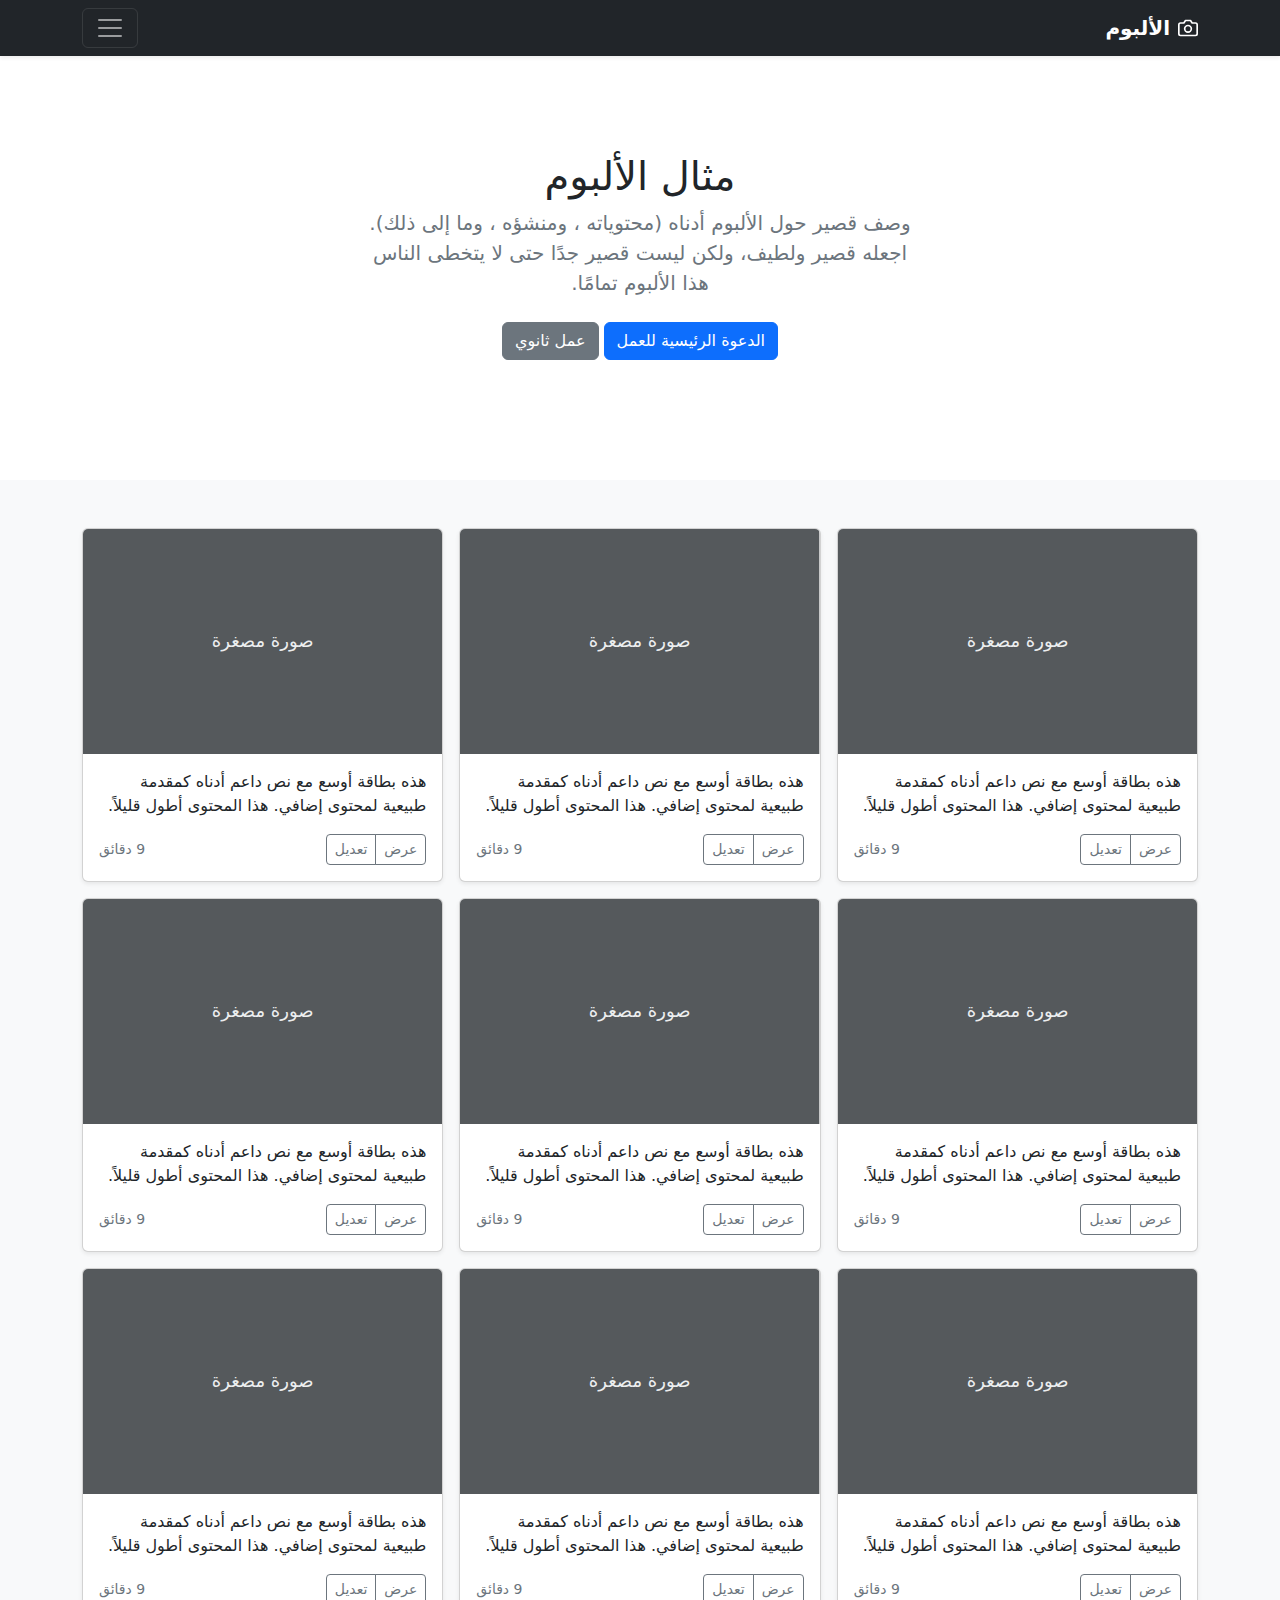
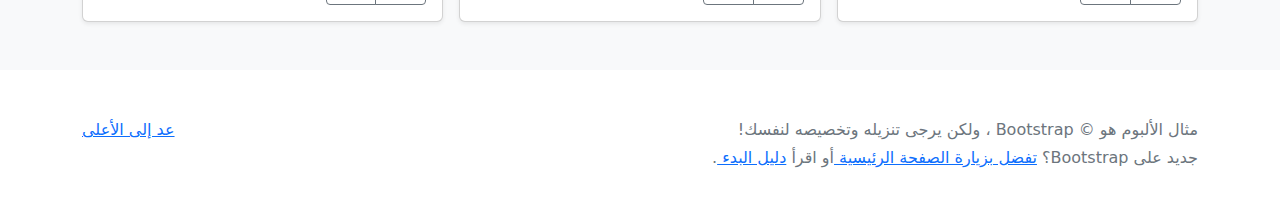
<file: examples/album-rtl/index.html>
<!doctype html>
<html lang="ar" dir="rtl">
  <head>
    <meta charset="utf-8">
    <meta name="viewport" content="width=device-width, initial-scale=1">
    <meta name="description" content="">
    <meta name="author" content="Mark Otto, Jacob Thornton, and Bootstrap contributors">
    <meta name="generator" content="Hugo 0.104.2">
    <title>مثال الألبوم · Bootstrap v5.2</title>

    <link rel="canonical" href="https://getbootstrap.com/docs/5.2/examples/album-rtl/">

    

    

<link href="../assets/dist/css/bootstrap.rtl.min.css" rel="stylesheet">

    <style>
      .bd-placeholder-img {
        font-size: 1.125rem;
        text-anchor: middle;
        -webkit-user-select: none;
        -moz-user-select: none;
        user-select: none;
      }

      @media (min-width: 768px) {
        .bd-placeholder-img-lg {
          font-size: 3.5rem;
        }
      }

      .b-example-divider {
        height: 3rem;
        background-color: rgba(0, 0, 0, .1);
        border: solid rgba(0, 0, 0, .15);
        border-width: 1px 0;
        box-shadow: inset 0 .5em 1.5em rgba(0, 0, 0, .1), inset 0 .125em .5em rgba(0, 0, 0, .15);
      }

      .b-example-vr {
        flex-shrink: 0;
        width: 1.5rem;
        height: 100vh;
      }

      .bi {
        vertical-align: -.125em;
        fill: currentColor;
      }

      .nav-scroller {
        position: relative;
        z-index: 2;
        height: 2.75rem;
        overflow-y: hidden;
      }

      .nav-scroller .nav {
        display: flex;
        flex-wrap: nowrap;
        padding-bottom: 1rem;
        margin-top: -1px;
        overflow-x: auto;
        text-align: center;
        white-space: nowrap;
        -webkit-overflow-scrolling: touch;
      }
    </style>

    
  </head>
  <body>
    
<header>
  <div class="collapse bg-dark" id="navbarHeader">
    <div class="container">
      <div class="row">
        <div class="col-sm-8 col-md-7 py-4">
          <h4 class="text-white">حول</h4>
          <p class="text-muted">أضف بعض المعلومات حول الألبوم، المؤلف، أو أي سياق خلفية آخر. اجعلها بضع جمل حتى يتمكن الزوار من التقاط بعض التلميحات المفيدة. ثم اربطها ببعض مواقع التواصل الاجتماعي أو معلومات الاتصال.</p>
        </div>
        <div class="col-sm-4 offset-md-1 py-4">
          <h4 class="text-white">تواصل معي</h4>
          <ul class="list-unstyled">
            <li><a href="#" class="text-white">تابعني على تويتر</a></li>
            <li><a href="#" class="text-white">شاركني الإعجاب في فيسبوك</a></li>
            <li><a href="#" class="text-white">راسلني على البريد الإلكتروني</a></li>
          </ul>
        </div>
      </div>
    </div>
  </div>
  <div class="navbar navbar-dark bg-dark shadow-sm">
    <div class="container">
      <a href="#" class="navbar-brand d-flex align-items-center">
        <svg xmlns="http://www.w3.org/2000/svg" width="20" height="20" fill="none" stroke="currentColor" stroke-linecap="round" stroke-linejoin="round" stroke-width="2" aria-hidden="true" class="me-2" viewBox="0 0 24 24"><path d="M23 19a2 2 0 0 1-2 2H3a2 2 0 0 1-2-2V8a2 2 0 0 1 2-2h4l2-3h6l2 3h4a2 2 0 0 1 2 2z"/><circle cx="12" cy="13" r="4"/></svg>
        <strong>الألبوم</strong>
      </a>
      <button class="navbar-toggler" type="button" data-bs-toggle="collapse" data-bs-target="#navbarHeader" aria-controls="navbarHeader" aria-expanded="false" aria-label="تبديل التنقل">
        <span class="navbar-toggler-icon"></span>
      </button>
    </div>
  </div>
</header>

<main>

  <section class="py-5 text-center container">
    <div class="row py-lg-5">
      <div class="col-lg-6 col-md-8 mx-auto">
        <h1 class="fw-light">مثال الألبوم</h1>
        <p class="lead text-muted">وصف قصير حول الألبوم أدناه (محتوياته ، ومنشؤه ، وما إلى ذلك). اجعله قصير ولطيف، ولكن ليست قصير جدًا حتى لا يتخطى الناس هذا الألبوم تمامًا.</p>
        <p>
          <a href="#" class="btn btn-primary my-2">الدعوة الرئيسية للعمل</a>
          <a href="#" class="btn btn-secondary my-2">عمل ثانوي</a>
        </p>
      </div>
    </div>
  </section>

  <div class="album py-5 bg-light">
    <div class="container">

      <div class="row row-cols-1 row-cols-sm-2 row-cols-md-3 g-3">
        <div class="col">
          <div class="card shadow-sm">
            <svg class="bd-placeholder-img card-img-top" width="100%" height="225" xmlns="http://www.w3.org/2000/svg" role="img" aria-label="Placeholder: صورة مصغرة" preserveAspectRatio="xMidYMid slice" focusable="false"><title>Placeholder</title><rect width="100%" height="100%" fill="#55595c"/><text x="50%" y="50%" fill="#eceeef" dy=".3em">صورة مصغرة</text></svg>

            <div class="card-body">
              <p class="card-text">هذه بطاقة أوسع مع نص داعم أدناه كمقدمة طبيعية لمحتوى إضافي. هذا المحتوى أطول قليلاً.</p>
              <div class="d-flex justify-content-between align-items-center">
                <div class="btn-group">
                  <button type="button" class="btn btn-sm btn-outline-secondary">عرض</button>
                  <button type="button" class="btn btn-sm btn-outline-secondary">تعديل</button>
                </div>
                <small class="text-muted">9 دقائق</small>
              </div>
            </div>
          </div>
        </div>
        <div class="col">
          <div class="card shadow-sm">
            <svg class="bd-placeholder-img card-img-top" width="100%" height="225" xmlns="http://www.w3.org/2000/svg" role="img" aria-label="Placeholder: صورة مصغرة" preserveAspectRatio="xMidYMid slice" focusable="false"><title>Placeholder</title><rect width="100%" height="100%" fill="#55595c"/><text x="50%" y="50%" fill="#eceeef" dy=".3em">صورة مصغرة</text></svg>

            <div class="card-body">
              <p class="card-text">هذه بطاقة أوسع مع نص داعم أدناه كمقدمة طبيعية لمحتوى إضافي. هذا المحتوى أطول قليلاً.</p>
              <div class="d-flex justify-content-between align-items-center">
                <div class="btn-group">
                  <button type="button" class="btn btn-sm btn-outline-secondary">عرض</button>
                  <button type="button" class="btn btn-sm btn-outline-secondary">تعديل</button>
                </div>
                <small class="text-muted">9 دقائق</small>
              </div>
            </div>
          </div>
        </div>
        <div class="col">
          <div class="card shadow-sm">
            <svg class="bd-placeholder-img card-img-top" width="100%" height="225" xmlns="http://www.w3.org/2000/svg" role="img" aria-label="Placeholder: صورة مصغرة" preserveAspectRatio="xMidYMid slice" focusable="false"><title>Placeholder</title><rect width="100%" height="100%" fill="#55595c"/><text x="50%" y="50%" fill="#eceeef" dy=".3em">صورة مصغرة</text></svg>

            <div class="card-body">
              <p class="card-text">هذه بطاقة أوسع مع نص داعم أدناه كمقدمة طبيعية لمحتوى إضافي. هذا المحتوى أطول قليلاً.</p>
              <div class="d-flex justify-content-between align-items-center">
                <div class="btn-group">
                  <button type="button" class="btn btn-sm btn-outline-secondary">عرض</button>
                  <button type="button" class="btn btn-sm btn-outline-secondary">تعديل</button>
                </div>
                <small class="text-muted">9 دقائق</small>
              </div>
            </div>
          </div>
        </div>

        <div class="col">
          <div class="card shadow-sm">
            <svg class="bd-placeholder-img card-img-top" width="100%" height="225" xmlns="http://www.w3.org/2000/svg" role="img" aria-label="Placeholder: صورة مصغرة" preserveAspectRatio="xMidYMid slice" focusable="false"><title>Placeholder</title><rect width="100%" height="100%" fill="#55595c"/><text x="50%" y="50%" fill="#eceeef" dy=".3em">صورة مصغرة</text></svg>

            <div class="card-body">
              <p class="card-text">هذه بطاقة أوسع مع نص داعم أدناه كمقدمة طبيعية لمحتوى إضافي. هذا المحتوى أطول قليلاً.</p>
              <div class="d-flex justify-content-between align-items-center">
                <div class="btn-group">
                  <button type="button" class="btn btn-sm btn-outline-secondary">عرض</button>
                  <button type="button" class="btn btn-sm btn-outline-secondary">تعديل</button>
                </div>
                <small class="text-muted">9 دقائق</small>
              </div>
            </div>
          </div>
        </div>
        <div class="col">
          <div class="card shadow-sm">
            <svg class="bd-placeholder-img card-img-top" width="100%" height="225" xmlns="http://www.w3.org/2000/svg" role="img" aria-label="Placeholder: صورة مصغرة" preserveAspectRatio="xMidYMid slice" focusable="false"><title>Placeholder</title><rect width="100%" height="100%" fill="#55595c"/><text x="50%" y="50%" fill="#eceeef" dy=".3em">صورة مصغرة</text></svg>

            <div class="card-body">
              <p class="card-text">هذه بطاقة أوسع مع نص داعم أدناه كمقدمة طبيعية لمحتوى إضافي. هذا المحتوى أطول قليلاً.</p>
              <div class="d-flex justify-content-between align-items-center">
                <div class="btn-group">
                  <button type="button" class="btn btn-sm btn-outline-secondary">عرض</button>
                  <button type="button" class="btn btn-sm btn-outline-secondary">تعديل</button>
                </div>
                <small class="text-muted">9 دقائق</small>
              </div>
            </div>
          </div>
        </div>
        <div class="col">
          <div class="card shadow-sm">
            <svg class="bd-placeholder-img card-img-top" width="100%" height="225" xmlns="http://www.w3.org/2000/svg" role="img" aria-label="Placeholder: صورة مصغرة" preserveAspectRatio="xMidYMid slice" focusable="false"><title>Placeholder</title><rect width="100%" height="100%" fill="#55595c"/><text x="50%" y="50%" fill="#eceeef" dy=".3em">صورة مصغرة</text></svg>

            <div class="card-body">
              <p class="card-text">هذه بطاقة أوسع مع نص داعم أدناه كمقدمة طبيعية لمحتوى إضافي. هذا المحتوى أطول قليلاً.</p>
              <div class="d-flex justify-content-between align-items-center">
                <div class="btn-group">
                  <button type="button" class="btn btn-sm btn-outline-secondary">عرض</button>
                  <button type="button" class="btn btn-sm btn-outline-secondary">تعديل</button>
                </div>
                <small class="text-muted">9 دقائق</small>
              </div>
            </div>
          </div>
        </div>

        <div class="col">
          <div class="card shadow-sm">
            <svg class="bd-placeholder-img card-img-top" width="100%" height="225" xmlns="http://www.w3.org/2000/svg" role="img" aria-label="Placeholder: صورة مصغرة" preserveAspectRatio="xMidYMid slice" focusable="false"><title>Placeholder</title><rect width="100%" height="100%" fill="#55595c"/><text x="50%" y="50%" fill="#eceeef" dy=".3em">صورة مصغرة</text></svg>

            <div class="card-body">
              <p class="card-text">هذه بطاقة أوسع مع نص داعم أدناه كمقدمة طبيعية لمحتوى إضافي. هذا المحتوى أطول قليلاً.</p>
              <div class="d-flex justify-content-between align-items-center">
                <div class="btn-group">
                  <button type="button" class="btn btn-sm btn-outline-secondary">عرض</button>
                  <button type="button" class="btn btn-sm btn-outline-secondary">تعديل</button>
                </div>
                <small class="text-muted">9 دقائق</small>
              </div>
            </div>
          </div>
        </div>
        <div class="col">
          <div class="card shadow-sm">
            <svg class="bd-placeholder-img card-img-top" width="100%" height="225" xmlns="http://www.w3.org/2000/svg" role="img" aria-label="Placeholder: صورة مصغرة" preserveAspectRatio="xMidYMid slice" focusable="false"><title>Placeholder</title><rect width="100%" height="100%" fill="#55595c"/><text x="50%" y="50%" fill="#eceeef" dy=".3em">صورة مصغرة</text></svg>

            <div class="card-body">
              <p class="card-text">هذه بطاقة أوسع مع نص داعم أدناه كمقدمة طبيعية لمحتوى إضافي. هذا المحتوى أطول قليلاً.</p>
              <div class="d-flex justify-content-between align-items-center">
                <div class="btn-group">
                  <button type="button" class="btn btn-sm btn-outline-secondary">عرض</button>
                  <button type="button" class="btn btn-sm btn-outline-secondary">تعديل</button>
                </div>
                <small class="text-muted">9 دقائق</small>
              </div>
            </div>
          </div>
        </div>
        <div class="col">
          <div class="card shadow-sm">
            <svg class="bd-placeholder-img card-img-top" width="100%" height="225" xmlns="http://www.w3.org/2000/svg" role="img" aria-label="Placeholder: صورة مصغرة" preserveAspectRatio="xMidYMid slice" focusable="false"><title>Placeholder</title><rect width="100%" height="100%" fill="#55595c"/><text x="50%" y="50%" fill="#eceeef" dy=".3em">صورة مصغرة</text></svg>

            <div class="card-body">
              <p class="card-text">هذه بطاقة أوسع مع نص داعم أدناه كمقدمة طبيعية لمحتوى إضافي. هذا المحتوى أطول قليلاً.</p>
              <div class="d-flex justify-content-between align-items-center">
                <div class="btn-group">
                  <button type="button" class="btn btn-sm btn-outline-secondary">عرض</button>
                  <button type="button" class="btn btn-sm btn-outline-secondary">تعديل</button>
                </div>
                <small class="text-muted">9 دقائق</small>
              </div>
            </div>
          </div>
        </div>
      </div>
    </div>
  </div>

</main>

<footer class="text-muted py-5">
  <div class="container">
    <p class="float-end mb-1">
      <a href="#">عد إلى الأعلى</a>
    </p>
    <p class="mb-1">مثال الألبوم هو © Bootstrap ، ولكن يرجى تنزيله وتخصيصه لنفسك!</p>
    <p class="mb-0">جديد على Bootstrap؟ <a href="/"> تفضل بزيارة الصفحة الرئيسية </a> أو اقرأ <a href="../getting-started/introduction/ "> دليل البدء </a>.</p>
  </div>
</footer>


    <script src="../assets/dist/js/bootstrap.bundle.min.js"></script>

      
  </body>
</html>
</file>
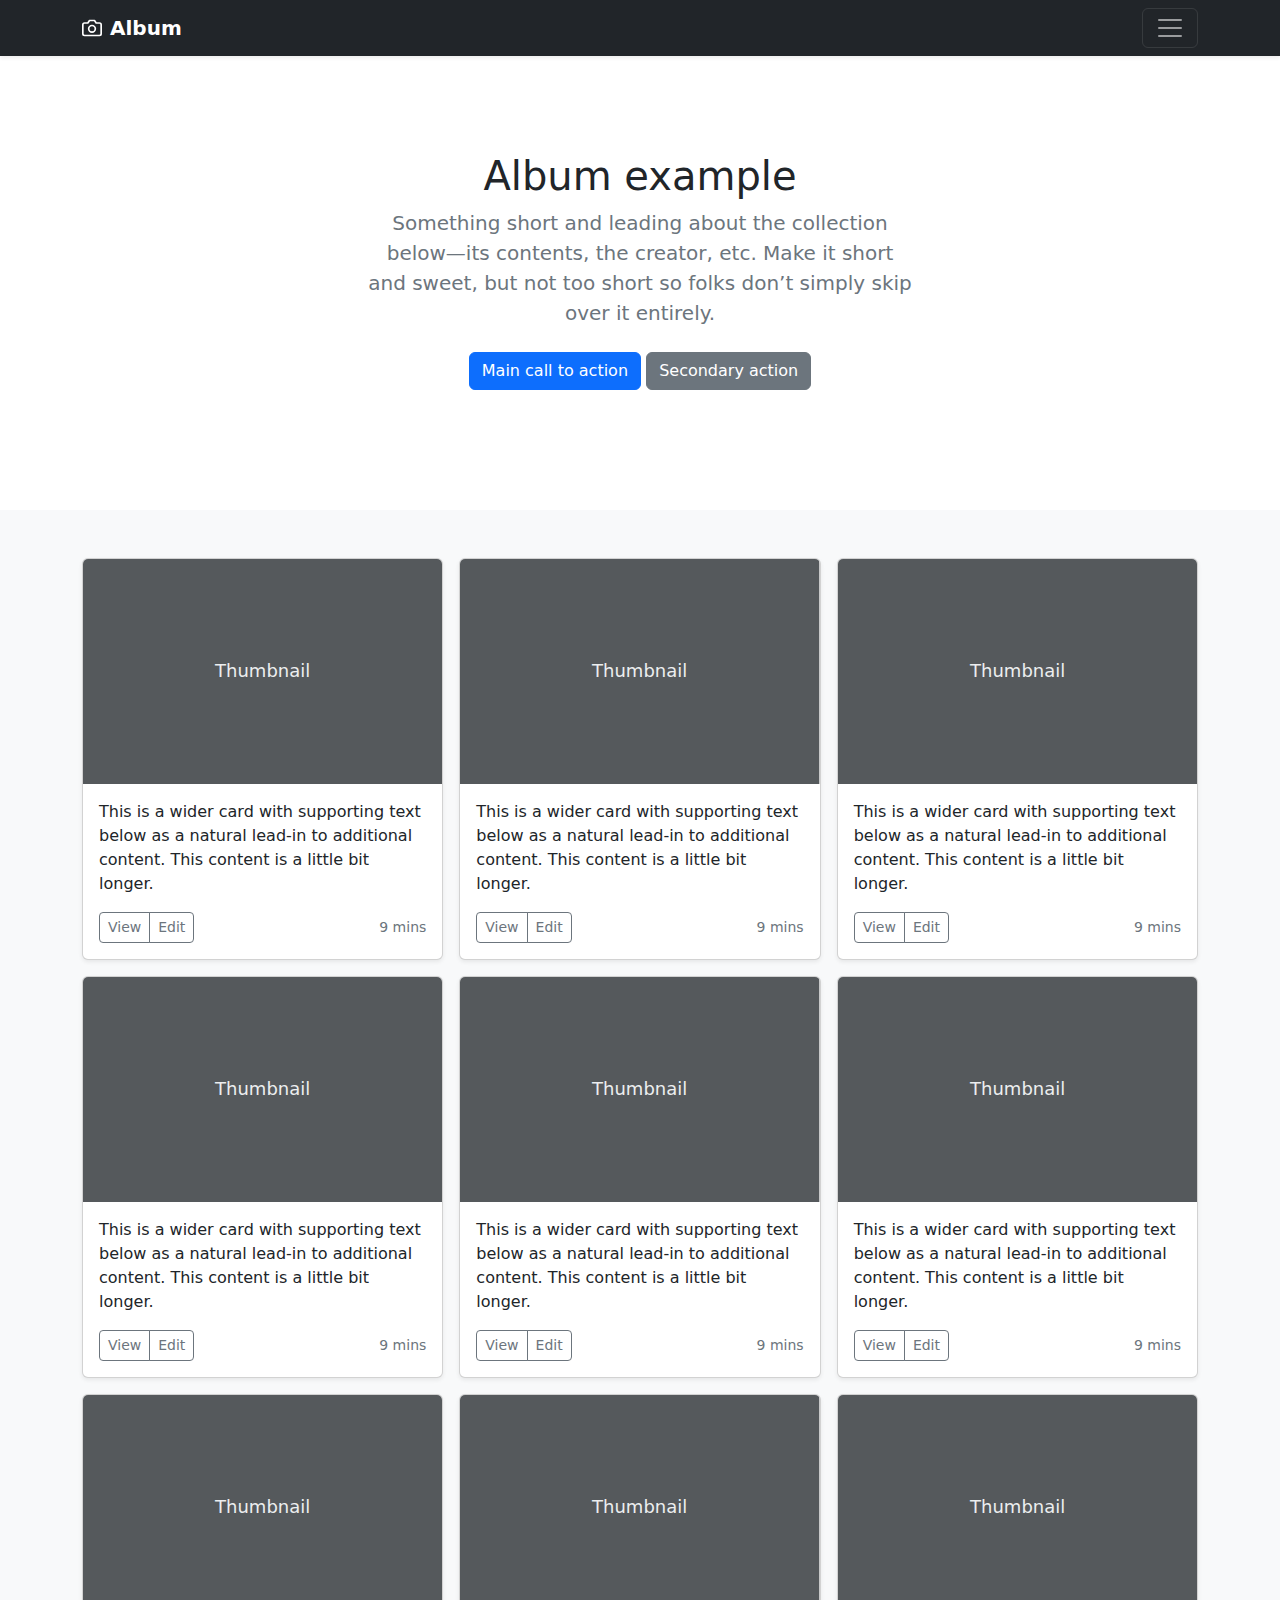
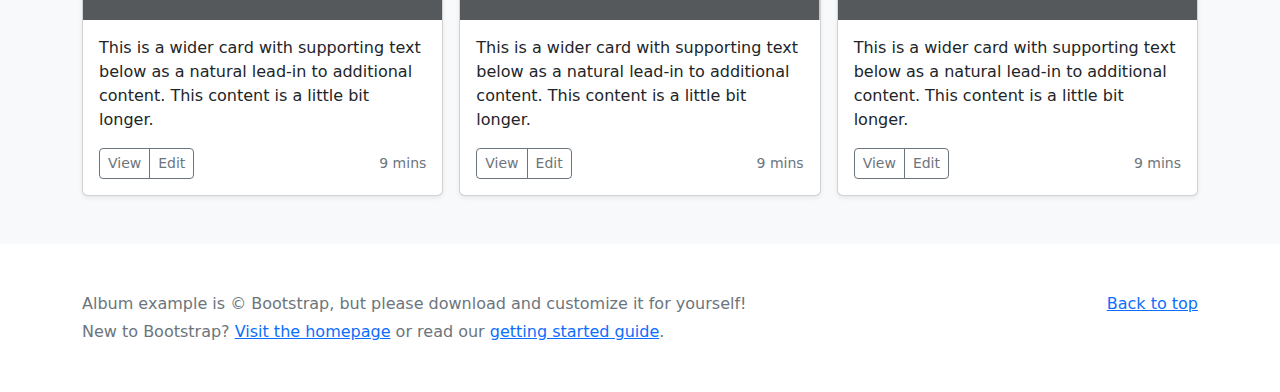
<file: examples/album/index.html>
<!doctype html>
<html lang="en">
  <head>
    <meta charset="utf-8">
    <meta name="viewport" content="width=device-width, initial-scale=1">
    <meta name="description" content="">
    <meta name="author" content="Mark Otto, Jacob Thornton, and Bootstrap contributors">
    <meta name="generator" content="Hugo 0.104.2">
    <title>Album example · Bootstrap v5.2</title>

    <link rel="canonical" href="https://getbootstrap.com/docs/5.2/examples/album/">

    

    

<link href="../assets/dist/css/bootstrap.min.css" rel="stylesheet">

    <style>
      .bd-placeholder-img {
        font-size: 1.125rem;
        text-anchor: middle;
        -webkit-user-select: none;
        -moz-user-select: none;
        user-select: none;
      }

      @media (min-width: 768px) {
        .bd-placeholder-img-lg {
          font-size: 3.5rem;
        }
      }

      .b-example-divider {
        height: 3rem;
        background-color: rgba(0, 0, 0, .1);
        border: solid rgba(0, 0, 0, .15);
        border-width: 1px 0;
        box-shadow: inset 0 .5em 1.5em rgba(0, 0, 0, .1), inset 0 .125em .5em rgba(0, 0, 0, .15);
      }

      .b-example-vr {
        flex-shrink: 0;
        width: 1.5rem;
        height: 100vh;
      }

      .bi {
        vertical-align: -.125em;
        fill: currentColor;
      }

      .nav-scroller {
        position: relative;
        z-index: 2;
        height: 2.75rem;
        overflow-y: hidden;
      }

      .nav-scroller .nav {
        display: flex;
        flex-wrap: nowrap;
        padding-bottom: 1rem;
        margin-top: -1px;
        overflow-x: auto;
        text-align: center;
        white-space: nowrap;
        -webkit-overflow-scrolling: touch;
      }
    </style>

    
  </head>
  <body>
    
<header>
  <div class="collapse bg-dark" id="navbarHeader">
    <div class="container">
      <div class="row">
        <div class="col-sm-8 col-md-7 py-4">
          <h4 class="text-white">About</h4>
          <p class="text-muted">Add some information about the album below, the author, or any other background context. Make it a few sentences long so folks can pick up some informative tidbits. Then, link them off to some social networking sites or contact information.</p>
        </div>
        <div class="col-sm-4 offset-md-1 py-4">
          <h4 class="text-white">Contact</h4>
          <ul class="list-unstyled">
            <li><a href="#" class="text-white">Follow on Twitter</a></li>
            <li><a href="#" class="text-white">Like on Facebook</a></li>
            <li><a href="#" class="text-white">Email me</a></li>
          </ul>
        </div>
      </div>
    </div>
  </div>
  <div class="navbar navbar-dark bg-dark shadow-sm">
    <div class="container">
      <a href="#" class="navbar-brand d-flex align-items-center">
        <svg xmlns="http://www.w3.org/2000/svg" width="20" height="20" fill="none" stroke="currentColor" stroke-linecap="round" stroke-linejoin="round" stroke-width="2" aria-hidden="true" class="me-2" viewBox="0 0 24 24"><path d="M23 19a2 2 0 0 1-2 2H3a2 2 0 0 1-2-2V8a2 2 0 0 1 2-2h4l2-3h6l2 3h4a2 2 0 0 1 2 2z"/><circle cx="12" cy="13" r="4"/></svg>
        <strong>Album</strong>
      </a>
      <button class="navbar-toggler" type="button" data-bs-toggle="collapse" data-bs-target="#navbarHeader" aria-controls="navbarHeader" aria-expanded="false" aria-label="Toggle navigation">
        <span class="navbar-toggler-icon"></span>
      </button>
    </div>
  </div>
</header>

<main>

  <section class="py-5 text-center container">
    <div class="row py-lg-5">
      <div class="col-lg-6 col-md-8 mx-auto">
        <h1 class="fw-light">Album example</h1>
        <p class="lead text-muted">Something short and leading about the collection below—its contents, the creator, etc. Make it short and sweet, but not too short so folks don’t simply skip over it entirely.</p>
        <p>
          <a href="#" class="btn btn-primary my-2">Main call to action</a>
          <a href="#" class="btn btn-secondary my-2">Secondary action</a>
        </p>
      </div>
    </div>
  </section>

  <div class="album py-5 bg-light">
    <div class="container">

      <div class="row row-cols-1 row-cols-sm-2 row-cols-md-3 g-3">
        <div class="col">
          <div class="card shadow-sm">
            <svg class="bd-placeholder-img card-img-top" width="100%" height="225" xmlns="http://www.w3.org/2000/svg" role="img" aria-label="Placeholder: Thumbnail" preserveAspectRatio="xMidYMid slice" focusable="false"><title>Placeholder</title><rect width="100%" height="100%" fill="#55595c"/><text x="50%" y="50%" fill="#eceeef" dy=".3em">Thumbnail</text></svg>

            <div class="card-body">
              <p class="card-text">This is a wider card with supporting text below as a natural lead-in to additional content. This content is a little bit longer.</p>
              <div class="d-flex justify-content-between align-items-center">
                <div class="btn-group">
                  <button type="button" class="btn btn-sm btn-outline-secondary">View</button>
                  <button type="button" class="btn btn-sm btn-outline-secondary">Edit</button>
                </div>
                <small class="text-muted">9 mins</small>
              </div>
            </div>
          </div>
        </div>
        <div class="col">
          <div class="card shadow-sm">
            <svg class="bd-placeholder-img card-img-top" width="100%" height="225" xmlns="http://www.w3.org/2000/svg" role="img" aria-label="Placeholder: Thumbnail" preserveAspectRatio="xMidYMid slice" focusable="false"><title>Placeholder</title><rect width="100%" height="100%" fill="#55595c"/><text x="50%" y="50%" fill="#eceeef" dy=".3em">Thumbnail</text></svg>

            <div class="card-body">
              <p class="card-text">This is a wider card with supporting text below as a natural lead-in to additional content. This content is a little bit longer.</p>
              <div class="d-flex justify-content-between align-items-center">
                <div class="btn-group">
                  <button type="button" class="btn btn-sm btn-outline-secondary">View</button>
                  <button type="button" class="btn btn-sm btn-outline-secondary">Edit</button>
                </div>
                <small class="text-muted">9 mins</small>
              </div>
            </div>
          </div>
        </div>
        <div class="col">
          <div class="card shadow-sm">
            <svg class="bd-placeholder-img card-img-top" width="100%" height="225" xmlns="http://www.w3.org/2000/svg" role="img" aria-label="Placeholder: Thumbnail" preserveAspectRatio="xMidYMid slice" focusable="false"><title>Placeholder</title><rect width="100%" height="100%" fill="#55595c"/><text x="50%" y="50%" fill="#eceeef" dy=".3em">Thumbnail</text></svg>

            <div class="card-body">
              <p class="card-text">This is a wider card with supporting text below as a natural lead-in to additional content. This content is a little bit longer.</p>
              <div class="d-flex justify-content-between align-items-center">
                <div class="btn-group">
                  <button type="button" class="btn btn-sm btn-outline-secondary">View</button>
                  <button type="button" class="btn btn-sm btn-outline-secondary">Edit</button>
                </div>
                <small class="text-muted">9 mins</small>
              </div>
            </div>
          </div>
        </div>

        <div class="col">
          <div class="card shadow-sm">
            <svg class="bd-placeholder-img card-img-top" width="100%" height="225" xmlns="http://www.w3.org/2000/svg" role="img" aria-label="Placeholder: Thumbnail" preserveAspectRatio="xMidYMid slice" focusable="false"><title>Placeholder</title><rect width="100%" height="100%" fill="#55595c"/><text x="50%" y="50%" fill="#eceeef" dy=".3em">Thumbnail</text></svg>

            <div class="card-body">
              <p class="card-text">This is a wider card with supporting text below as a natural lead-in to additional content. This content is a little bit longer.</p>
              <div class="d-flex justify-content-between align-items-center">
                <div class="btn-group">
                  <button type="button" class="btn btn-sm btn-outline-secondary">View</button>
                  <button type="button" class="btn btn-sm btn-outline-secondary">Edit</button>
                </div>
                <small class="text-muted">9 mins</small>
              </div>
            </div>
          </div>
        </div>
        <div class="col">
          <div class="card shadow-sm">
            <svg class="bd-placeholder-img card-img-top" width="100%" height="225" xmlns="http://www.w3.org/2000/svg" role="img" aria-label="Placeholder: Thumbnail" preserveAspectRatio="xMidYMid slice" focusable="false"><title>Placeholder</title><rect width="100%" height="100%" fill="#55595c"/><text x="50%" y="50%" fill="#eceeef" dy=".3em">Thumbnail</text></svg>

            <div class="card-body">
              <p class="card-text">This is a wider card with supporting text below as a natural lead-in to additional content. This content is a little bit longer.</p>
              <div class="d-flex justify-content-between align-items-center">
                <div class="btn-group">
                  <button type="button" class="btn btn-sm btn-outline-secondary">View</button>
                  <button type="button" class="btn btn-sm btn-outline-secondary">Edit</button>
                </div>
                <small class="text-muted">9 mins</small>
              </div>
            </div>
          </div>
        </div>
        <div class="col">
          <div class="card shadow-sm">
            <svg class="bd-placeholder-img card-img-top" width="100%" height="225" xmlns="http://www.w3.org/2000/svg" role="img" aria-label="Placeholder: Thumbnail" preserveAspectRatio="xMidYMid slice" focusable="false"><title>Placeholder</title><rect width="100%" height="100%" fill="#55595c"/><text x="50%" y="50%" fill="#eceeef" dy=".3em">Thumbnail</text></svg>

            <div class="card-body">
              <p class="card-text">This is a wider card with supporting text below as a natural lead-in to additional content. This content is a little bit longer.</p>
              <div class="d-flex justify-content-between align-items-center">
                <div class="btn-group">
                  <button type="button" class="btn btn-sm btn-outline-secondary">View</button>
                  <button type="button" class="btn btn-sm btn-outline-secondary">Edit</button>
                </div>
                <small class="text-muted">9 mins</small>
              </div>
            </div>
          </div>
        </div>

        <div class="col">
          <div class="card shadow-sm">
            <svg class="bd-placeholder-img card-img-top" width="100%" height="225" xmlns="http://www.w3.org/2000/svg" role="img" aria-label="Placeholder: Thumbnail" preserveAspectRatio="xMidYMid slice" focusable="false"><title>Placeholder</title><rect width="100%" height="100%" fill="#55595c"/><text x="50%" y="50%" fill="#eceeef" dy=".3em">Thumbnail</text></svg>

            <div class="card-body">
              <p class="card-text">This is a wider card with supporting text below as a natural lead-in to additional content. This content is a little bit longer.</p>
              <div class="d-flex justify-content-between align-items-center">
                <div class="btn-group">
                  <button type="button" class="btn btn-sm btn-outline-secondary">View</button>
                  <button type="button" class="btn btn-sm btn-outline-secondary">Edit</button>
                </div>
                <small class="text-muted">9 mins</small>
              </div>
            </div>
          </div>
        </div>
        <div class="col">
          <div class="card shadow-sm">
            <svg class="bd-placeholder-img card-img-top" width="100%" height="225" xmlns="http://www.w3.org/2000/svg" role="img" aria-label="Placeholder: Thumbnail" preserveAspectRatio="xMidYMid slice" focusable="false"><title>Placeholder</title><rect width="100%" height="100%" fill="#55595c"/><text x="50%" y="50%" fill="#eceeef" dy=".3em">Thumbnail</text></svg>

            <div class="card-body">
              <p class="card-text">This is a wider card with supporting text below as a natural lead-in to additional content. This content is a little bit longer.</p>
              <div class="d-flex justify-content-between align-items-center">
                <div class="btn-group">
                  <button type="button" class="btn btn-sm btn-outline-secondary">View</button>
                  <button type="button" class="btn btn-sm btn-outline-secondary">Edit</button>
                </div>
                <small class="text-muted">9 mins</small>
              </div>
            </div>
          </div>
        </div>
        <div class="col">
          <div class="card shadow-sm">
            <svg class="bd-placeholder-img card-img-top" width="100%" height="225" xmlns="http://www.w3.org/2000/svg" role="img" aria-label="Placeholder: Thumbnail" preserveAspectRatio="xMidYMid slice" focusable="false"><title>Placeholder</title><rect width="100%" height="100%" fill="#55595c"/><text x="50%" y="50%" fill="#eceeef" dy=".3em">Thumbnail</text></svg>

            <div class="card-body">
              <p class="card-text">This is a wider card with supporting text below as a natural lead-in to additional content. This content is a little bit longer.</p>
              <div class="d-flex justify-content-between align-items-center">
                <div class="btn-group">
                  <button type="button" class="btn btn-sm btn-outline-secondary">View</button>
                  <button type="button" class="btn btn-sm btn-outline-secondary">Edit</button>
                </div>
                <small class="text-muted">9 mins</small>
              </div>
            </div>
          </div>
        </div>
      </div>
    </div>
  </div>

</main>

<footer class="text-muted py-5">
  <div class="container">
    <p class="float-end mb-1">
      <a href="#">Back to top</a>
    </p>
    <p class="mb-1">Album example is &copy; Bootstrap, but please download and customize it for yourself!</p>
    <p class="mb-0">New to Bootstrap? <a href="/">Visit the homepage</a> or read our <a href="../getting-started/introduction/">getting started guide</a>.</p>
  </div>
</footer>


    <script src="../assets/dist/js/bootstrap.bundle.min.js"></script>

      
  </body>
</html>
</file>
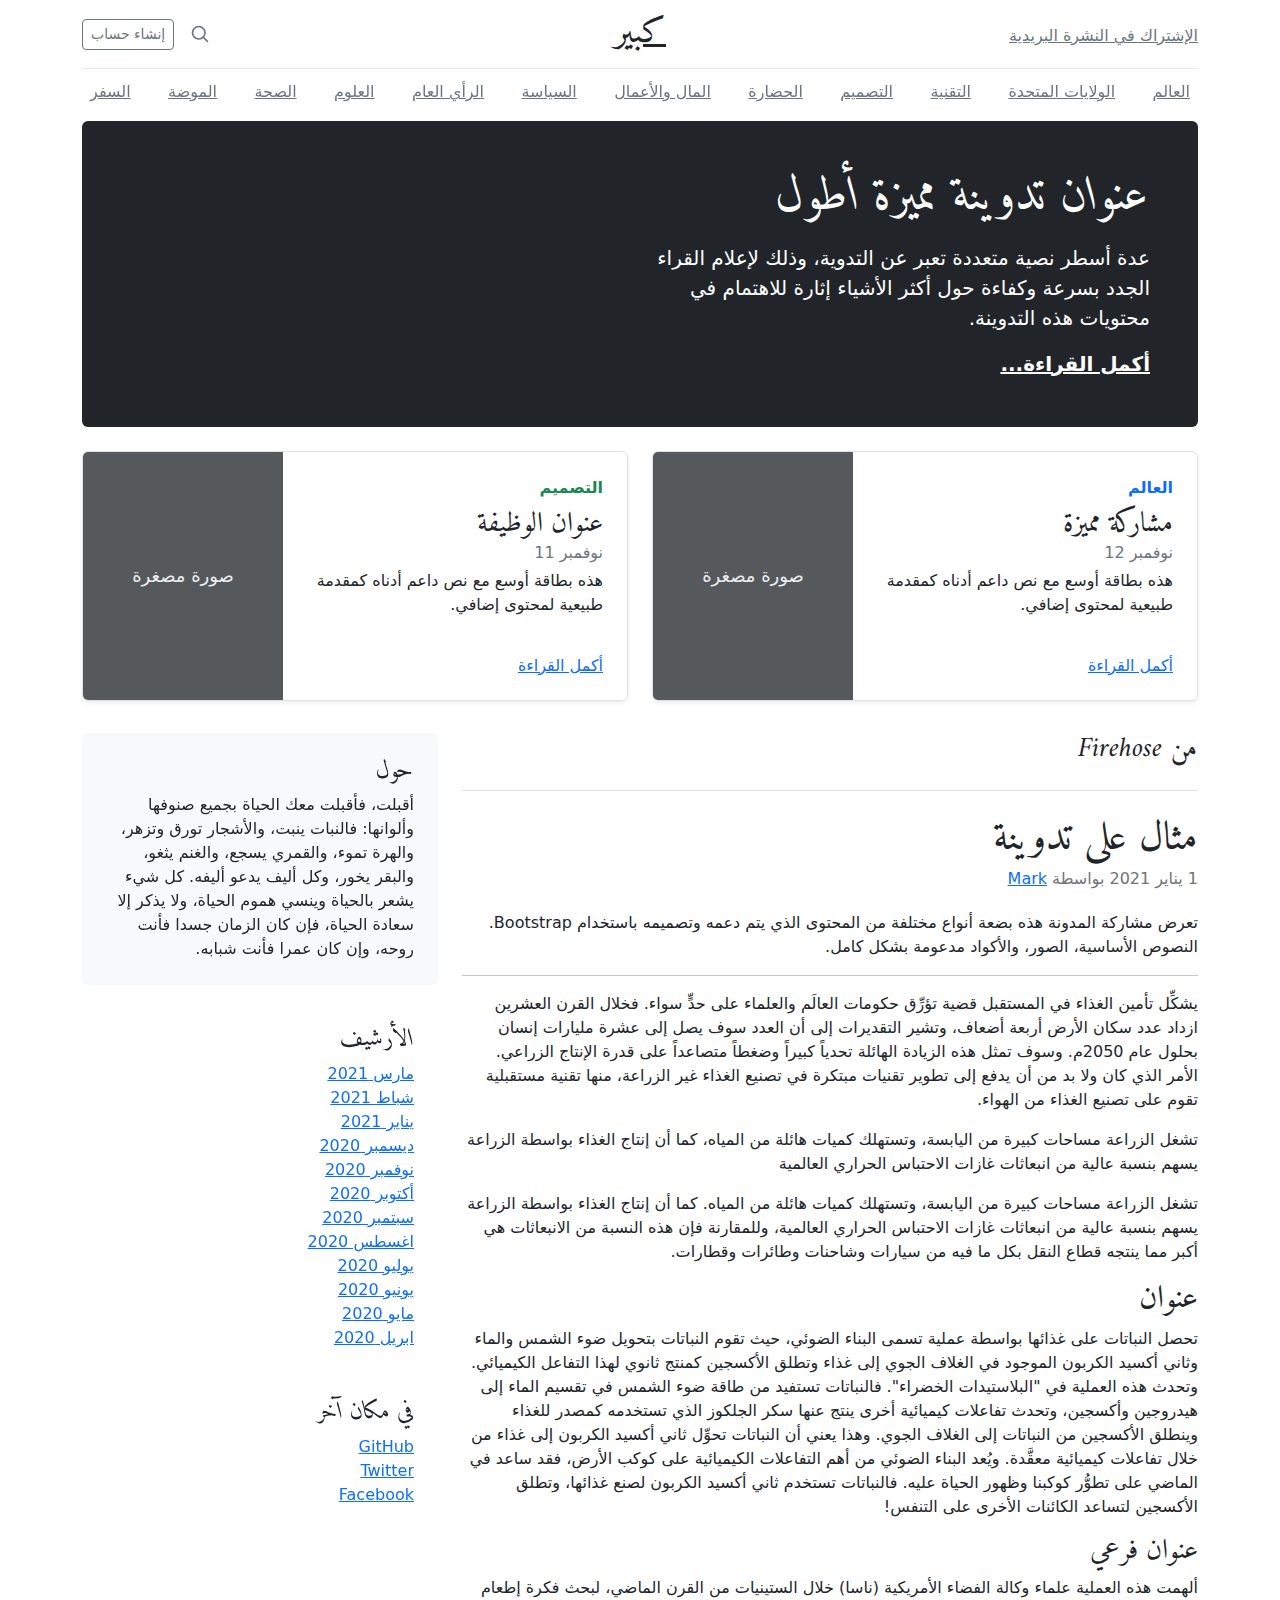
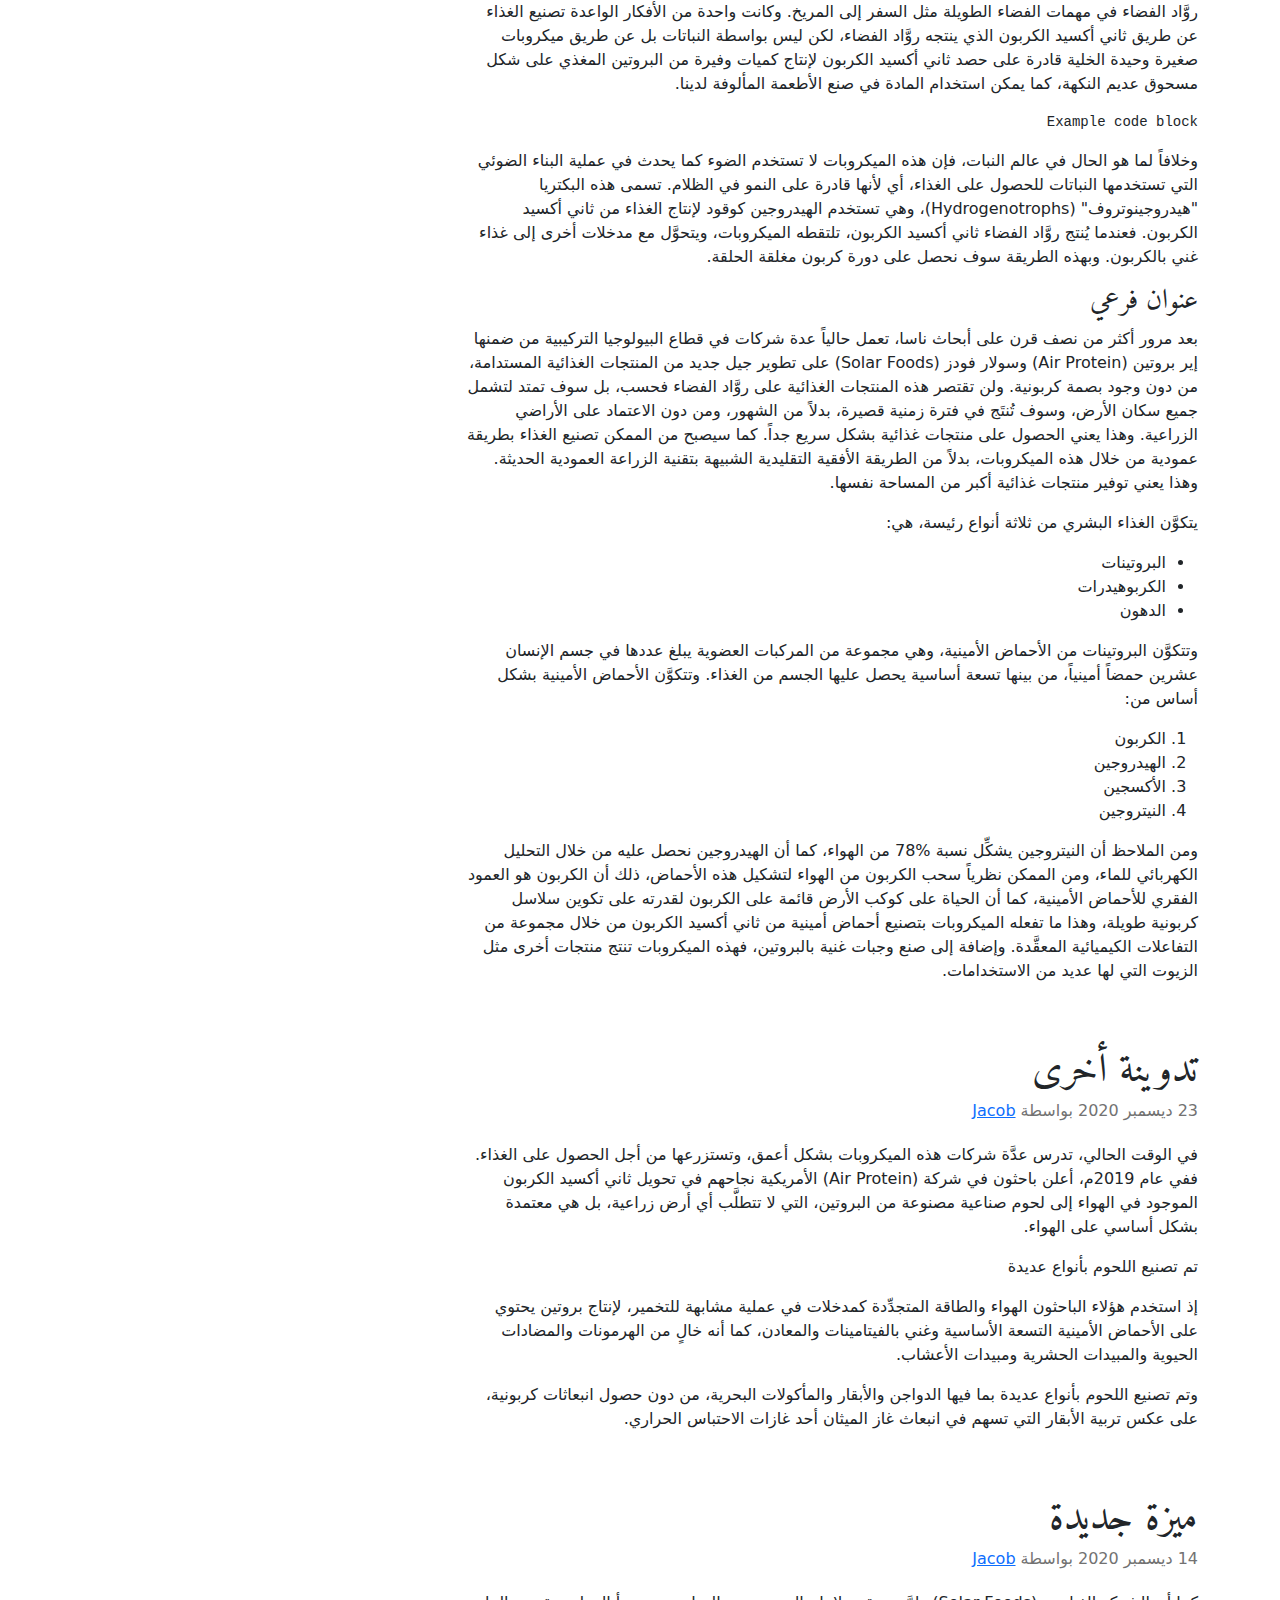
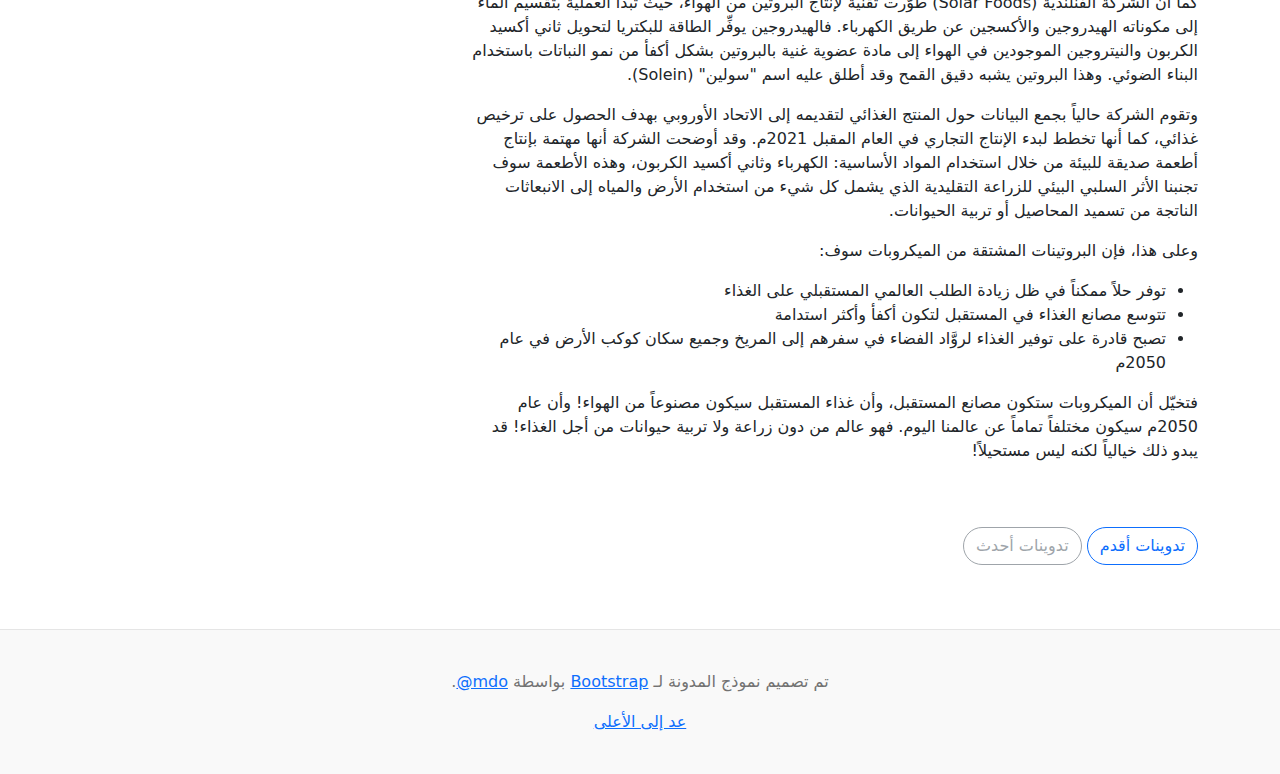
<file: examples/blog-rtl/index.html>
<!doctype html>
<html lang="ar" dir="rtl">
  <head>
    <meta charset="utf-8">
    <meta name="viewport" content="width=device-width, initial-scale=1">
    <meta name="description" content="">
    <meta name="author" content="Mark Otto, Jacob Thornton, and Bootstrap contributors">
    <meta name="generator" content="Hugo 0.104.2">
    <title>قالب المدونة · Bootstrap v5.2</title>

    <link rel="canonical" href="https://getbootstrap.com/docs/5.2/examples/blog-rtl/">

    

    

<link href="../assets/dist/css/bootstrap.rtl.min.css" rel="stylesheet">

    <style>
      .bd-placeholder-img {
        font-size: 1.125rem;
        text-anchor: middle;
        -webkit-user-select: none;
        -moz-user-select: none;
        user-select: none;
      }

      @media (min-width: 768px) {
        .bd-placeholder-img-lg {
          font-size: 3.5rem;
        }
      }

      .b-example-divider {
        height: 3rem;
        background-color: rgba(0, 0, 0, .1);
        border: solid rgba(0, 0, 0, .15);
        border-width: 1px 0;
        box-shadow: inset 0 .5em 1.5em rgba(0, 0, 0, .1), inset 0 .125em .5em rgba(0, 0, 0, .15);
      }

      .b-example-vr {
        flex-shrink: 0;
        width: 1.5rem;
        height: 100vh;
      }

      .bi {
        vertical-align: -.125em;
        fill: currentColor;
      }

      .nav-scroller {
        position: relative;
        z-index: 2;
        height: 2.75rem;
        overflow-y: hidden;
      }

      .nav-scroller .nav {
        display: flex;
        flex-wrap: nowrap;
        padding-bottom: 1rem;
        margin-top: -1px;
        overflow-x: auto;
        text-align: center;
        white-space: nowrap;
        -webkit-overflow-scrolling: touch;
      }
    </style>

    
    <!-- Custom styles for this template -->
    <link href="https://fonts.googleapis.com/css?family=Amiri:wght@400;700&amp;display=swap" rel="stylesheet">
    <!-- Custom styles for this template -->
    <link href="../blog/blog.rtl.css" rel="stylesheet">
  </head>
  <body>
    
<div class="container">
  <header class="blog-header lh-1 py-3">
    <div class="row flex-nowrap justify-content-between align-items-center">
      <div class="col-4 pt-1">
        <a class="link-secondary" href="#">الإشتراك في النشرة البريدية</a>
      </div>
      <div class="col-4 text-center">
        <a class="blog-header-logo text-dark" href="#">كبير</a>
      </div>
      <div class="col-4 d-flex justify-content-end align-items-center">
        <a class="link-secondary" href="#" aria-label="بحث">
          <svg xmlns="http://www.w3.org/2000/svg" width="20" height="20" fill="none" stroke="currentColor" stroke-linecap="round" stroke-linejoin="round" stroke-width="2" class="mx-3" role="img" viewBox="0 0 24 24"><title>بحث</title><circle cx="10.5" cy="10.5" r="7.5"/><path d="M21 21l-5.2-5.2"/></svg>
        </a>
        <a class="btn btn-sm btn-outline-secondary" href="#">إنشاء حساب</a>
      </div>
    </div>
  </header>

  <div class="nav-scroller py-1 mb-2">
    <nav class="nav d-flex justify-content-between">
      <a class="p-2 link-secondary" href="#">العالم</a>
      <a class="p-2 link-secondary" href="#">الولايات المتحدة</a>
      <a class="p-2 link-secondary" href="#">التقنية</a>
      <a class="p-2 link-secondary" href="#">التصميم</a>
      <a class="p-2 link-secondary" href="#">الحضارة</a>
      <a class="p-2 link-secondary" href="#">المال والأعمال</a>
      <a class="p-2 link-secondary" href="#">السياسة</a>
      <a class="p-2 link-secondary" href="#">الرأي العام</a>
      <a class="p-2 link-secondary" href="#">العلوم</a>
      <a class="p-2 link-secondary" href="#">الصحة</a>
      <a class="p-2 link-secondary" href="#">الموضة</a>
      <a class="p-2 link-secondary" href="#">السفر</a>
    </nav>
  </div>
</div>

<main class="container">
  <div class="p-4 p-md-5 mb-4 rounded text-bg-dark">
    <div class="col-md-6 px-0">
      <h1 class="display-4 fst-italic">عنوان تدوينة مميزة أطول</h1>
      <p class="lead my-3">عدة أسطر نصية متعددة تعبر عن التدوية، وذلك لإعلام القراء الجدد بسرعة وكفاءة حول أكثر الأشياء إثارة للاهتمام في محتويات هذه التدوينة.</p>
      <p class="lead mb-0"><a href="#" class="text-white fw-bold">أكمل القراءة...</a></p>
    </div>
  </div>

  <div class="row mb-2">
    <div class="col-md-6">
      <div class="row g-0 border rounded overflow-hidden flex-md-row mb-4 shadow-sm h-md-250 position-relative">
        <div class="col p-4 d-flex flex-column position-static">
          <strong class="d-inline-block mb-2 text-primary">العالم</strong>
          <h3 class="mb-0">مشاركة مميزة</h3>
          <div class="mb-1 text-muted">نوفمبر 12</div>
          <p class="card-text mb-auto">هذه بطاقة أوسع مع نص داعم أدناه كمقدمة طبيعية لمحتوى إضافي.</p>
          <a href="#" class="stretched-link">أكمل القراءة</a>
        </div>
        <div class="col-auto d-none d-lg-block">
          <svg class="bd-placeholder-img" width="200" height="250" xmlns="http://www.w3.org/2000/svg" role="img" aria-label="Placeholder: صورة مصغرة" preserveAspectRatio="xMidYMid slice" focusable="false"><title>Placeholder</title><rect width="100%" height="100%" fill="#55595c"/><text x="50%" y="50%" fill="#eceeef" dy=".3em">صورة مصغرة</text></svg>

        </div>
      </div>
    </div>
    <div class="col-md-6">
      <div class="row g-0 border rounded overflow-hidden flex-md-row mb-4 shadow-sm h-md-250 position-relative">
        <div class="col p-4 d-flex flex-column position-static">
          <strong class="d-inline-block mb-2 text-success">التصميم</strong>
          <h3 class="mb-0">عنوان الوظيفة</h3>
          <div class="mb-1 text-muted">نوفمبر 11</div>
          <p class="mb-auto">هذه بطاقة أوسع مع نص داعم أدناه كمقدمة طبيعية لمحتوى إضافي.</p>
          <a href="#" class="stretched-link">أكمل القراءة</a>
        </div>
        <div class="col-auto d-none d-lg-block">
          <svg class="bd-placeholder-img" width="200" height="250" xmlns="http://www.w3.org/2000/svg" role="img" aria-label="Placeholder: صورة مصغرة" preserveAspectRatio="xMidYMid slice" focusable="false"><title>Placeholder</title><rect width="100%" height="100%" fill="#55595c"/><text x="50%" y="50%" fill="#eceeef" dy=".3em">صورة مصغرة</text></svg>

        </div>
      </div>
    </div>
  </div>

  <div class="row">
    <div class="col-md-8">
      <h3 class="pb-4 mb-4 fst-italic border-bottom">
        من Firehose
      </h3>

      <article class="blog-post">
        <h2 class="blog-post-title mb-1">مثال على تدوينة</h2>
        <p class="blog-post-meta">1 يناير 2021 بواسطة <a href="#"> Mark </a></p>

        <p>تعرض مشاركة المدونة هذه بضعة أنواع مختلفة من المحتوى الذي يتم دعمه وتصميمه باستخدام Bootstrap. النصوص الأساسية، الصور، والأكواد مدعومة بشكل كامل.</p>
        <hr>
        <p>يشكِّل تأمين الغذاء في المستقبل قضية تؤرِّق حكومات العالَم والعلماء على حدٍّ سواء. فخلال القرن العشرين ازداد عدد سكان الأرض أربعة أضعاف، وتشير التقديرات إلى أن العدد سوف يصل إلى عشرة مليارات إنسان بحلول عام 2050م. وسوف تمثل هذه الزيادة الهائلة تحدياً كبيراً وضغطاً متصاعداً على قدرة الإنتاج الزراعي. الأمر الذي كان ولا بد من أن يدفع إلى تطوير تقنيات مبتكرة في تصنيع الغذاء غير الزراعة، منها تقنية مستقبلية تقوم على تصنيع الغذاء من الهواء.</p>
        <blockquote>
          <p>تشغل الزراعة مساحات كبيرة من اليابسة، وتستهلك كميات هائلة من المياه، كما أن إنتاج الغذاء بواسطة الزراعة يسهم بنسبة عالية من انبعاثات غازات الاحتباس الحراري العالمية</p>
        </blockquote>
        <p>تشغل الزراعة مساحات كبيرة من اليابسة، وتستهلك كميات هائلة من المياه. كما أن إنتاج الغذاء بواسطة الزراعة يسهم بنسبة عالية من انبعاثات غازات الاحتباس الحراري العالمية، وللمقارنة فإن هذه النسبة من الانبعاثات هي أكبر مما ينتجه قطاع النقل بكل ما فيه من سيارات وشاحنات وطائرات وقطارات.</p>
        <h2>عنوان</h2>
        <p>تحصل النباتات على غذائها بواسطة عملية تسمى البناء الضوئي، حيث تقوم النباتات بتحويل ضوء الشمس والماء وثاني أكسيد الكربون الموجود في الغلاف الجوي إلى غذاء وتطلق الأكسجين كمنتج ثانوي لهذا التفاعل الكيميائي. وتحدث هذه العملية في "البلاستيدات الخضراء". فالنباتات تستفيد من طاقة ضوء الشمس في تقسيم الماء إلى هيدروجين وأكسجين، وتحدث تفاعلات كيميائية أخرى ينتج عنها سكر الجلكوز الذي تستخدمه كمصدر للغذاء وينطلق الأكسجين من النباتات إلى الغلاف الجوي. وهذا يعني أن النباتات تحوِّل ثاني أكسيد الكربون إلى غذاء من خلال تفاعلات كيميائية معقَّدة. ويُعد البناء الضوئي من أهم التفاعلات الكيميائية على كوكب الأرض، فقد ساعد في الماضي على تطوُّر كوكبنا وظهور الحياة عليه. فالنباتات تستخدم ثاني أكسيد الكربون لصنع غذائها، وتطلق الأكسجين لتساعد الكائنات الأخرى على التنفس!</p>
        <h3>عنوان فرعي</h3>
        <p>ألهمت هذه العملية علماء وكالة الفضاء الأمريكية (ناسا) خلال الستينيات من القرن الماضي، لبحث فكرة إطعام روَّاد الفضاء في مهمات الفضاء الطويلة مثل السفر إلى المريخ. وكانت واحدة من الأفكار الواعدة تصنيع الغذاء عن طريق ثاني أكسيد الكربون الذي ينتجه روَّاد الفضاء، لكن ليس بواسطة النباتات بل عن طريق ميكروبات صغيرة وحيدة الخلية قادرة على حصد ثاني أكسيد الكربون لإنتاج كميات وفيرة من البروتين المغذي على شكل مسحوق عديم النكهة، كما يمكن استخدام المادة في صنع الأطعمة المألوفة لدينا.</p>
        <pre><code>Example code block</code></pre>
        <p>وخلافاً لما هو الحال في عالم النبات، فإن هذه الميكروبات لا تستخدم الضوء كما يحدث في عملية البناء الضوئي التي تستخدمها النباتات للحصول على الغذاء، أي لأنها قادرة على النمو في الظلام. تسمى هذه البكتريا "هيدروجينوتروف" (Hydrogenotrophs)، وهي تستخدم الهيدروجين كوقود لإنتاج الغذاء من ثاني أكسيد الكربون. فعندما يُنتج روَّاد الفضاء ثاني أكسيد الكربون، تلتقطه الميكروبات، ويتحوَّل مع مدخلات أخرى إلى غذاء غني بالكربون. وبهذه الطريقة سوف نحصل على دورة كربون مغلقة الحلقة.</p>
        <h3>عنوان فرعي</h3>
        <p>بعد مرور أكثر من نصف قرن على أبحاث ناسا، تعمل حالياً عدة شركات في قطاع البيولوجيا التركيبية من ضمنها إير بروتين (Air Protein) وسولار فودز (Solar Foods) على تطوير جيل جديد من المنتجات الغذائية المستدامة، من دون وجود بصمة كربونية. ولن تقتصر هذه المنتجات الغذائية على روَّاد الفضاء فحسب، بل سوف تمتد لتشمل جميع سكان الأرض، وسوف تُنتَج في فترة زمنية قصيرة، بدلاً من الشهور، ومن دون الاعتماد على الأراضي الزراعية. وهذا يعني الحصول على منتجات غذائية بشكل سريع جداً. كما سيصبح من الممكن تصنيع الغذاء بطريقة عمودية من خلال هذه الميكروبات، بدلاً من الطريقة الأفقية التقليدية الشبيهة بتقنية الزراعة العمودية الحديثة. وهذا يعني توفير منتجات غذائية أكبر من المساحة نفسها.</p>
        <p>يتكوَّن الغذاء البشري من ثلاثة أنواع رئيسة، هي:</p>
        <ul>
          <li>البروتينات</li>
          <li>الكربوهيدرات</li>
          <li>الدهون</li>
        </ul>
        <p>وتتكوَّن البروتينات من الأحماض الأمينية، وهي مجموعة من المركبات العضوية يبلغ عددها في جسم الإنسان عشرين حمضاً أمينياً، من بينها تسعة أساسية يحصل عليها الجسم من الغذاء. وتتكوَّن الأحماض الأمينية بشكل أساس من:</p>
        <ol>
          <li>الكربون</li>
          <li>الهيدروجين</li>
          <li>الأكسجين</li>
          <li>النيتروجين</li>
        </ol>
        <p>ومن الملاحظ أن النيتروجين يشكِّل نسبة %78 من الهواء، كما أن الهيدروجين نحصل عليه من خلال التحليل الكهربائي للماء، ومن الممكن نظرياً سحب الكربون من الهواء لتشكيل هذه الأحماض، ذلك أن الكربون هو العمود الفقري للأحماض الأمينية، كما أن الحياة على كوكب الأرض قائمة على الكربون لقدرته على تكوين سلاسل كربونية طويلة، وهذا ما تفعله الميكروبات بتصنيع أحماض أمينية من ثاني أكسيد الكربون من خلال مجموعة من التفاعلات الكيميائية المعقَّدة. وإضافة إلى صنع وجبات غنية بالبروتين، فهذه الميكروبات تنتج منتجات أخرى مثل الزيوت التي لها عديد من الاستخدامات.</p>
      </article>

      <article class="blog-post">
        <h2 class="blog-post-title mb-1">تدوينة أخرى</h2>
        <p class="blog-post-meta">23 ديسمبر 2020 بواسطة <a href="#">Jacob</a></p>

        <p>في الوقت الحالي، تدرس عدَّة شركات هذه الميكروبات بشكل أعمق، وتستزرعها من أجل الحصول على الغذاء. ففي عام 2019م، أعلن باحثون في شركة (Air Protein) الأمريكية نجاحهم في تحويل ثاني أكسيد الكربون الموجود في الهواء إلى لحوم صناعية مصنوعة من البروتين، التي لا تتطلَّب أي أرض زراعية، بل هي معتمدة بشكل أساسي على الهواء.</p>
        <blockquote>
          <p>تم تصنيع اللحوم بأنواع عديدة</p>
        </blockquote>
        <p>إذ استخدم هؤلاء الباحثون الهواء والطاقة المتجدِّدة كمدخلات في عملية مشابهة للتخمير، لإنتاج بروتين يحتوي على الأحماض الأمينية التسعة الأساسية وغني بالفيتامينات والمعادن، كما أنه خالٍ من الهرمونات والمضادات الحيوية والمبيدات الحشرية ومبيدات الأعشاب.</p>
        <p> وتم تصنيع اللحوم بأنواع عديدة بما فيها الدواجن والأبقار والمأكولات البحرية، من دون حصول انبعاثات كربونية، على عكس تربية الأبقار التي تسهم في انبعاث غاز الميثان أحد غازات الاحتباس الحراري.</p>
      </article>

      <article class="blog-post">
        <h2 class="blog-post-title mb-1">ميزة جديدة</h2>
        <p class="blog-post-meta">14 ديسمبر 2020 بواسطة <a href="#">Jacob</a></p>

        <p>كما أن الشركة الفنلندية (Solar Foods) طوَّرت تقنية لإنتاج البروتين من الهواء، حيث تبدأ العملية بتقسيم الماء إلى مكوناته الهيدروجين والأكسجين عن طريق الكهرباء. فالهيدروجين يوفِّر الطاقة للبكتريا لتحويل ثاني أكسيد الكربون والنيتروجين الموجودين في الهواء إلى مادة عضوية غنية بالبروتين بشكل أكفأ من نمو النباتات باستخدام البناء الضوئي. وهذا البروتين يشبه دقيق القمح وقد أطلق عليه اسم "سولين" (Solein).</p>
        <p>وتقوم الشركة حالياً بجمع البيانات حول المنتج الغذائي لتقديمه إلى الاتحاد الأوروبي بهدف الحصول على ترخيص غذائي، كما أنها تخطط لبدء الإنتاج التجاري في العام المقبل 2021م. وقد أوضحت الشركة أنها مهتمة بإنتاج أطعمة صديقة للبيئة من خلال استخدام المواد الأساسية: الكهرباء وثاني أكسيد الكربون، وهذه الأطعمة سوف تجنبنا الأثر السلبي البيئي للزراعة التقليدية الذي يشمل كل شيء من استخدام الأرض والمياه إلى الانبعاثات الناتجة من تسميد المحاصيل أو تربية الحيوانات.</p>
        <p>وعلى هذا، فإن البروتينات المشتقة من الميكروبات سوف:</p>
        <ul>
          <li>توفر حلاً ممكناً في ظل زيادة الطلب العالمي المستقبلي على الغذاء</li>
          <li>تتوسع مصانع الغذاء في المستقبل لتكون أكفأ وأكثر استدامة</li>
          <li>تصبح قادرة على توفير الغذاء لروَّاد الفضاء في سفرهم إلى المريخ وجميع سكان كوكب الأرض في عام 2050م</li>
        </ul>
        <p>فتخيّل أن الميكروبات ستكون مصانع المستقبل، وأن غذاء المستقبل سيكون مصنوعاً من الهواء! وأن عام 2050م سيكون مختلفاً تماماً عن عالمنا اليوم. فهو عالم من دون زراعة ولا تربية حيوانات من أجل الغذاء! قد يبدو ذلك خيالياً لكنه ليس مستحيلاً!</p>
      </article>

      <nav class="blog-pagination" aria-label="Pagination">
        <a class="btn btn-outline-primary rounded-pill" href="#">تدوينات أقدم</a>
        <a class="btn btn-outline-secondary rounded-pill disabled">تدوينات أحدث</a>
      </nav>

    </div>

    <div class="col-md-4">
      <div class="position-sticky" style="top: 2rem;">
        <div class="p-4 mb-3 bg-light rounded">
          <h4 class="fst-italic">حول</h4>
          <p class="mb-0">أقبلت، فأقبلت معك الحياة بجميع صنوفها وألوانها: فالنبات ينبت، والأشجار تورق وتزهر، والهرة تموء، والقمري يسجع، والغنم يثغو، والبقر يخور، وكل أليف يدعو أليفه. كل شيء يشعر بالحياة وينسي هموم الحياة، ولا يذكر إلا سعادة الحياة، فإن كان الزمان جسدا فأنت روحه، وإن كان عمرا فأنت شبابه.</p>
        </div>

        <div class="p-4">
          <h4 class="fst-italic">الأرشيف</h4>
          <ol class="list-unstyled mb-0">
            <li><a href="#">مارس 2021</a></li>
            <li><a href="#">شباط 2021</a></li>
            <li><a href="#">يناير 2021</a></li>
            <li><a href="#">ديسمبر 2020</a></li>
            <li><a href="#">نوفمبر 2020</a></li>
            <li><a href="#">أكتوبر 2020</a></li>
            <li><a href="#">سبتمبر 2020</a></li>
            <li><a href="#">اغسطس 2020</a></li>
            <li><a href="#">يوليو 2020</a></li>
            <li><a href="#">يونيو 2020</a></li>
            <li><a href="#">مايو 2020</a></li>
            <li><a href="#">ابريل 2020</a></li>
          </ol>
        </div>

        <div class="p-4">
          <h4 class="fst-italic">في مكان آخر</h4>
          <ol class="list-unstyled">
            <li><a href="#">GitHub</a></li>
            <li><a href="#">Twitter</a></li>
            <li><a href="#">Facebook</a></li>
          </ol>
        </div>
      </div>
    </div>
  </div>

</main>

<footer class="blog-footer">
  <p>تم تصميم نموذج المدونة لـ <a href="https://getbootstrap.com/">Bootstrap</a> بواسطة <a href="https://twitter.com/mdo"><bdi lang="en" dir="ltr">@mdo</bdi></a>.</p>
  <p>
    <a href="#">عد إلى الأعلى</a>
  </p>
</footer>


    
  </body>
</html>
</file>
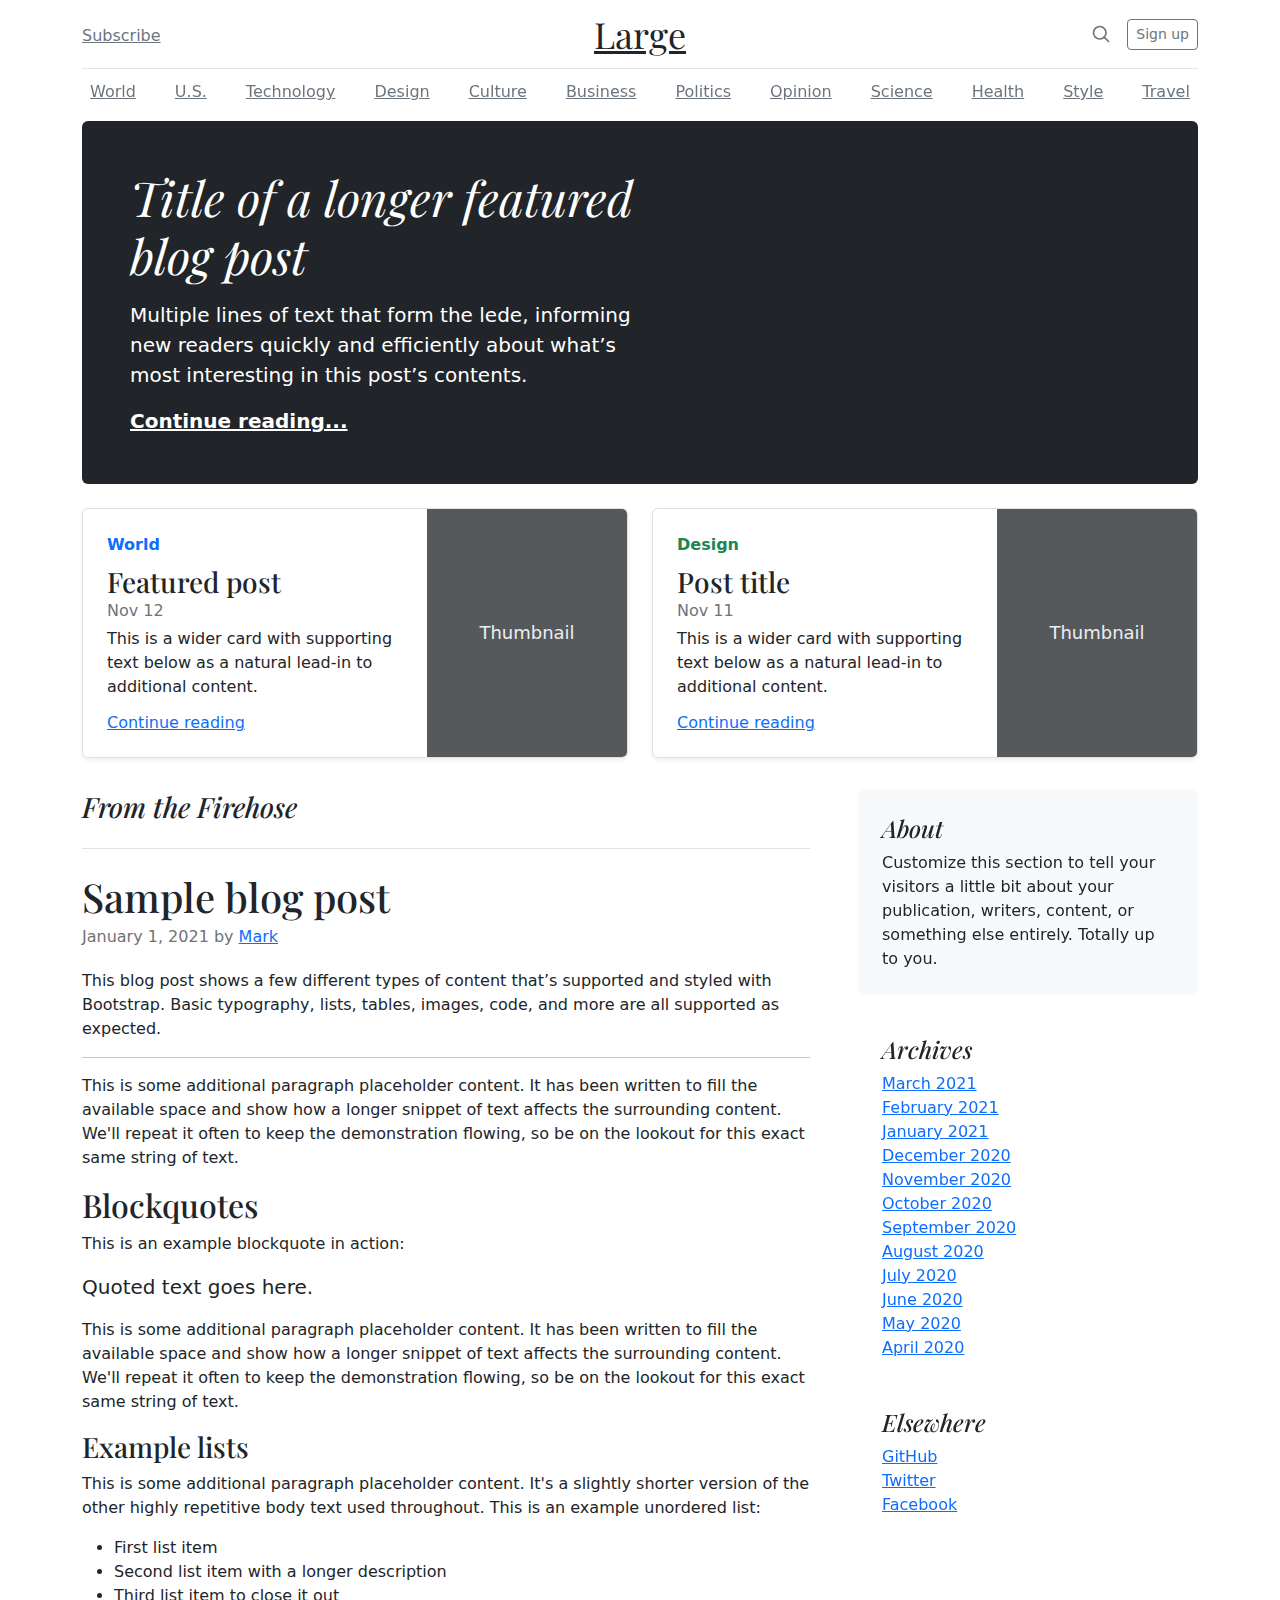
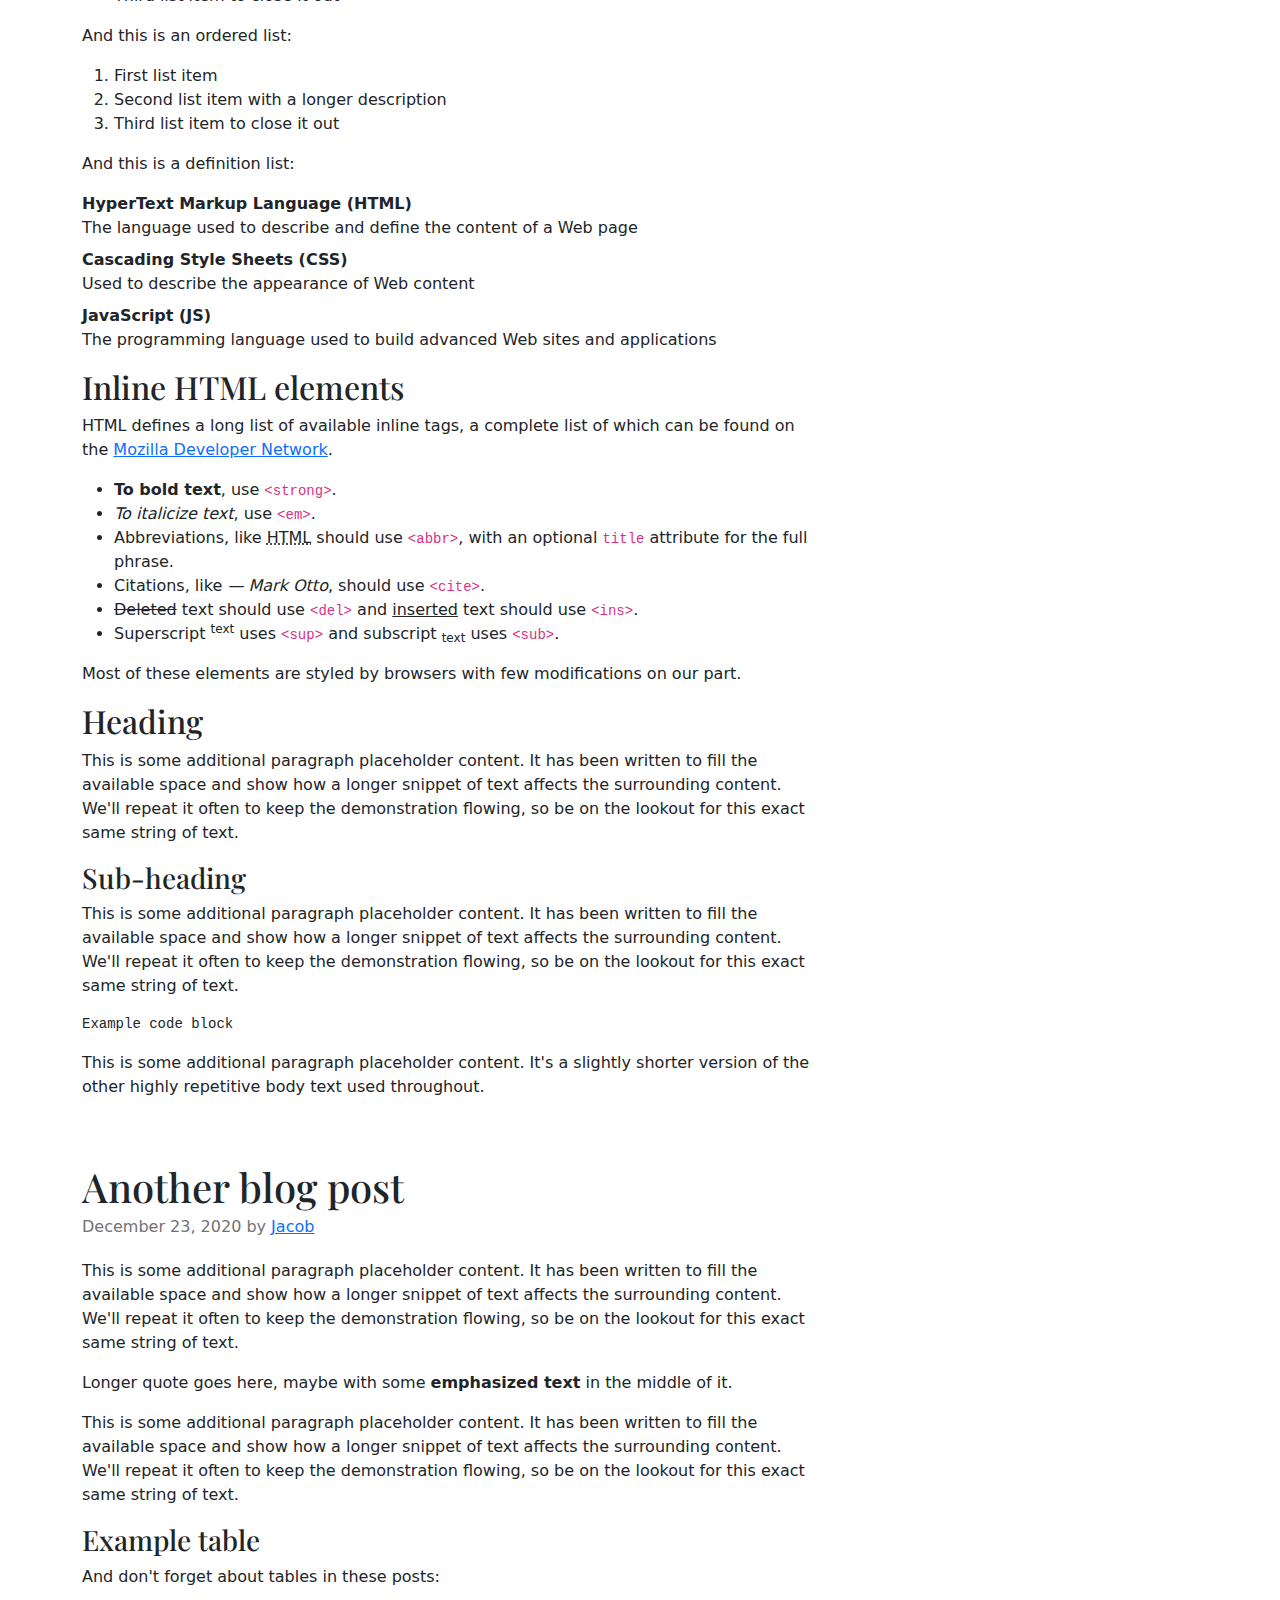
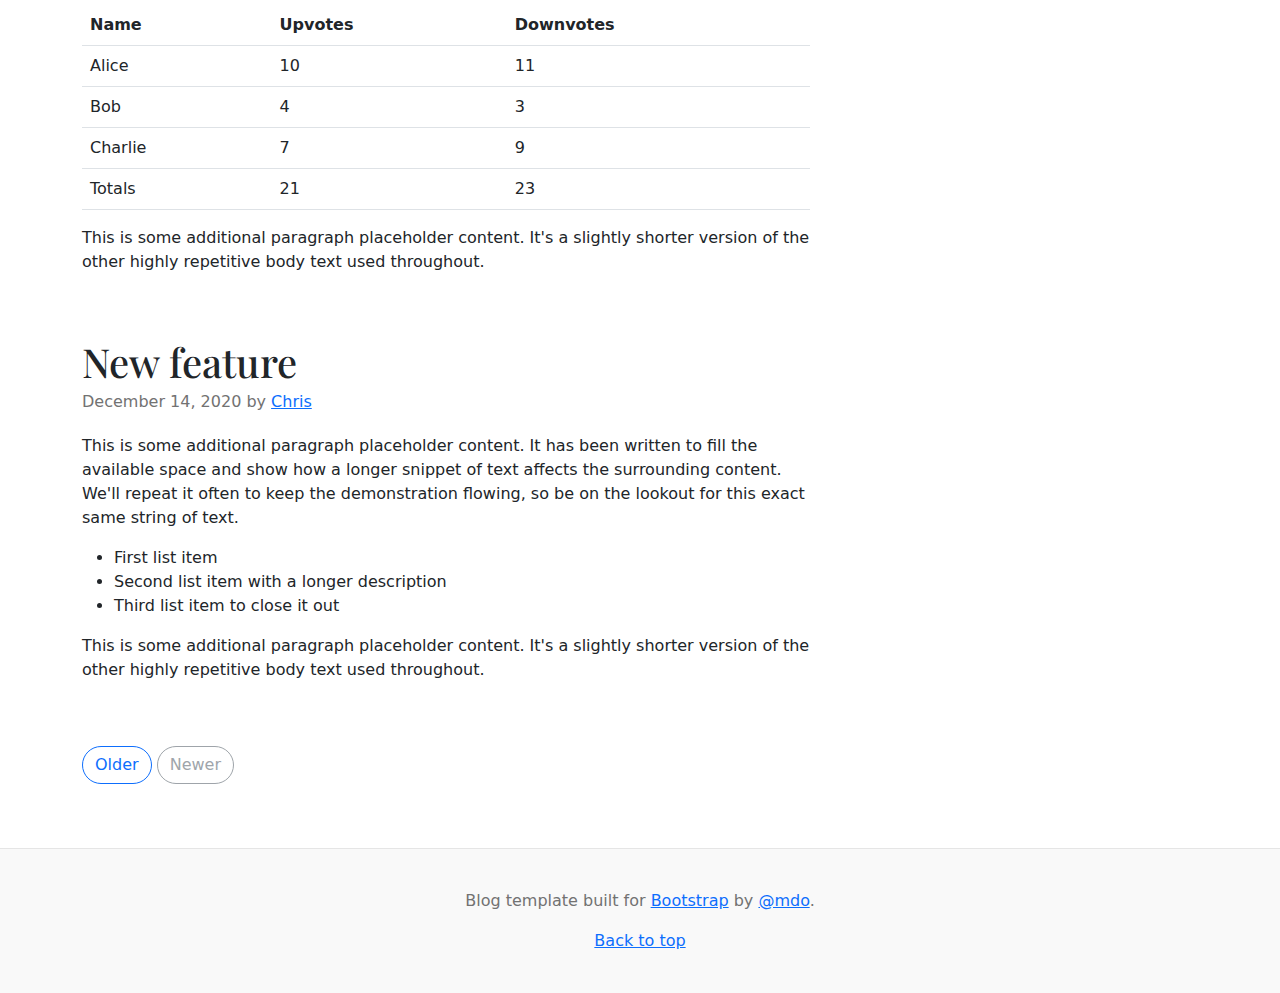
<file: examples/blog/index.html>
<!doctype html>
<html lang="en">
  <head>
    <meta charset="utf-8">
    <meta name="viewport" content="width=device-width, initial-scale=1">
    <meta name="description" content="">
    <meta name="author" content="Mark Otto, Jacob Thornton, and Bootstrap contributors">
    <meta name="generator" content="Hugo 0.104.2">
    <title>Blog Template · Bootstrap v5.2</title>

    <link rel="canonical" href="https://getbootstrap.com/docs/5.2/examples/blog/">

    

    

<link href="../assets/dist/css/bootstrap.min.css" rel="stylesheet">

    <style>
      .bd-placeholder-img {
        font-size: 1.125rem;
        text-anchor: middle;
        -webkit-user-select: none;
        -moz-user-select: none;
        user-select: none;
      }

      @media (min-width: 768px) {
        .bd-placeholder-img-lg {
          font-size: 3.5rem;
        }
      }

      .b-example-divider {
        height: 3rem;
        background-color: rgba(0, 0, 0, .1);
        border: solid rgba(0, 0, 0, .15);
        border-width: 1px 0;
        box-shadow: inset 0 .5em 1.5em rgba(0, 0, 0, .1), inset 0 .125em .5em rgba(0, 0, 0, .15);
      }

      .b-example-vr {
        flex-shrink: 0;
        width: 1.5rem;
        height: 100vh;
      }

      .bi {
        vertical-align: -.125em;
        fill: currentColor;
      }

      .nav-scroller {
        position: relative;
        z-index: 2;
        height: 2.75rem;
        overflow-y: hidden;
      }

      .nav-scroller .nav {
        display: flex;
        flex-wrap: nowrap;
        padding-bottom: 1rem;
        margin-top: -1px;
        overflow-x: auto;
        text-align: center;
        white-space: nowrap;
        -webkit-overflow-scrolling: touch;
      }
    </style>

    
    <!-- Custom styles for this template -->
    <link href="https://fonts.googleapis.com/css?family=Playfair&#43;Display:700,900&amp;display=swap" rel="stylesheet">
    <!-- Custom styles for this template -->
    <link href="blog.css" rel="stylesheet">
  </head>
  <body>
    
<div class="container">
  <header class="blog-header lh-1 py-3">
    <div class="row flex-nowrap justify-content-between align-items-center">
      <div class="col-4 pt-1">
        <a class="link-secondary" href="#">Subscribe</a>
      </div>
      <div class="col-4 text-center">
        <a class="blog-header-logo text-dark" href="#">Large</a>
      </div>
      <div class="col-4 d-flex justify-content-end align-items-center">
        <a class="link-secondary" href="#" aria-label="Search">
          <svg xmlns="http://www.w3.org/2000/svg" width="20" height="20" fill="none" stroke="currentColor" stroke-linecap="round" stroke-linejoin="round" stroke-width="2" class="mx-3" role="img" viewBox="0 0 24 24"><title>Search</title><circle cx="10.5" cy="10.5" r="7.5"/><path d="M21 21l-5.2-5.2"/></svg>
        </a>
        <a class="btn btn-sm btn-outline-secondary" href="#">Sign up</a>
      </div>
    </div>
  </header>

  <div class="nav-scroller py-1 mb-2">
    <nav class="nav d-flex justify-content-between">
      <a class="p-2 link-secondary" href="#">World</a>
      <a class="p-2 link-secondary" href="#">U.S.</a>
      <a class="p-2 link-secondary" href="#">Technology</a>
      <a class="p-2 link-secondary" href="#">Design</a>
      <a class="p-2 link-secondary" href="#">Culture</a>
      <a class="p-2 link-secondary" href="#">Business</a>
      <a class="p-2 link-secondary" href="#">Politics</a>
      <a class="p-2 link-secondary" href="#">Opinion</a>
      <a class="p-2 link-secondary" href="#">Science</a>
      <a class="p-2 link-secondary" href="#">Health</a>
      <a class="p-2 link-secondary" href="#">Style</a>
      <a class="p-2 link-secondary" href="#">Travel</a>
    </nav>
  </div>
</div>

<main class="container">
  <div class="p-4 p-md-5 mb-4 rounded text-bg-dark">
    <div class="col-md-6 px-0">
      <h1 class="display-4 fst-italic">Title of a longer featured blog post</h1>
      <p class="lead my-3">Multiple lines of text that form the lede, informing new readers quickly and efficiently about what’s most interesting in this post’s contents.</p>
      <p class="lead mb-0"><a href="#" class="text-white fw-bold">Continue reading...</a></p>
    </div>
  </div>

  <div class="row mb-2">
    <div class="col-md-6">
      <div class="row g-0 border rounded overflow-hidden flex-md-row mb-4 shadow-sm h-md-250 position-relative">
        <div class="col p-4 d-flex flex-column position-static">
          <strong class="d-inline-block mb-2 text-primary">World</strong>
          <h3 class="mb-0">Featured post</h3>
          <div class="mb-1 text-muted">Nov 12</div>
          <p class="card-text mb-auto">This is a wider card with supporting text below as a natural lead-in to additional content.</p>
          <a href="#" class="stretched-link">Continue reading</a>
        </div>
        <div class="col-auto d-none d-lg-block">
          <svg class="bd-placeholder-img" width="200" height="250" xmlns="http://www.w3.org/2000/svg" role="img" aria-label="Placeholder: Thumbnail" preserveAspectRatio="xMidYMid slice" focusable="false"><title>Placeholder</title><rect width="100%" height="100%" fill="#55595c"/><text x="50%" y="50%" fill="#eceeef" dy=".3em">Thumbnail</text></svg>

        </div>
      </div>
    </div>
    <div class="col-md-6">
      <div class="row g-0 border rounded overflow-hidden flex-md-row mb-4 shadow-sm h-md-250 position-relative">
        <div class="col p-4 d-flex flex-column position-static">
          <strong class="d-inline-block mb-2 text-success">Design</strong>
          <h3 class="mb-0">Post title</h3>
          <div class="mb-1 text-muted">Nov 11</div>
          <p class="mb-auto">This is a wider card with supporting text below as a natural lead-in to additional content.</p>
          <a href="#" class="stretched-link">Continue reading</a>
        </div>
        <div class="col-auto d-none d-lg-block">
          <svg class="bd-placeholder-img" width="200" height="250" xmlns="http://www.w3.org/2000/svg" role="img" aria-label="Placeholder: Thumbnail" preserveAspectRatio="xMidYMid slice" focusable="false"><title>Placeholder</title><rect width="100%" height="100%" fill="#55595c"/><text x="50%" y="50%" fill="#eceeef" dy=".3em">Thumbnail</text></svg>

        </div>
      </div>
    </div>
  </div>

  <div class="row g-5">
    <div class="col-md-8">
      <h3 class="pb-4 mb-4 fst-italic border-bottom">
        From the Firehose
      </h3>

      <article class="blog-post">
        <h2 class="blog-post-title mb-1">Sample blog post</h2>
        <p class="blog-post-meta">January 1, 2021 by <a href="#">Mark</a></p>

        <p>This blog post shows a few different types of content that’s supported and styled with Bootstrap. Basic typography, lists, tables, images, code, and more are all supported as expected.</p>
        <hr>
        <p>This is some additional paragraph placeholder content. It has been written to fill the available space and show how a longer snippet of text affects the surrounding content. We'll repeat it often to keep the demonstration flowing, so be on the lookout for this exact same string of text.</p>
        <h2>Blockquotes</h2>
        <p>This is an example blockquote in action:</p>
        <blockquote class="blockquote">
          <p>Quoted text goes here.</p>
        </blockquote>
        <p>This is some additional paragraph placeholder content. It has been written to fill the available space and show how a longer snippet of text affects the surrounding content. We'll repeat it often to keep the demonstration flowing, so be on the lookout for this exact same string of text.</p>
        <h3>Example lists</h3>
        <p>This is some additional paragraph placeholder content. It's a slightly shorter version of the other highly repetitive body text used throughout. This is an example unordered list:</p>
        <ul>
          <li>First list item</li>
          <li>Second list item with a longer description</li>
          <li>Third list item to close it out</li>
        </ul>
        <p>And this is an ordered list:</p>
        <ol>
          <li>First list item</li>
          <li>Second list item with a longer description</li>
          <li>Third list item to close it out</li>
        </ol>
        <p>And this is a definition list:</p>
        <dl>
          <dt>HyperText Markup Language (HTML)</dt>
          <dd>The language used to describe and define the content of a Web page</dd>
          <dt>Cascading Style Sheets (CSS)</dt>
          <dd>Used to describe the appearance of Web content</dd>
          <dt>JavaScript (JS)</dt>
          <dd>The programming language used to build advanced Web sites and applications</dd>
        </dl>
        <h2>Inline HTML elements</h2>
        <p>HTML defines a long list of available inline tags, a complete list of which can be found on the <a href="https://developer.mozilla.org/en-US/docs/Web/HTML/Element">Mozilla Developer Network</a>.</p>
        <ul>
          <li><strong>To bold text</strong>, use <code class="language-plaintext highlighter-rouge">&lt;strong&gt;</code>.</li>
          <li><em>To italicize text</em>, use <code class="language-plaintext highlighter-rouge">&lt;em&gt;</code>.</li>
          <li>Abbreviations, like <abbr title="HyperText Markup Language">HTML</abbr> should use <code class="language-plaintext highlighter-rouge">&lt;abbr&gt;</code>, with an optional <code class="language-plaintext highlighter-rouge">title</code> attribute for the full phrase.</li>
          <li>Citations, like <cite>— Mark Otto</cite>, should use <code class="language-plaintext highlighter-rouge">&lt;cite&gt;</code>.</li>
          <li><del>Deleted</del> text should use <code class="language-plaintext highlighter-rouge">&lt;del&gt;</code> and <ins>inserted</ins> text should use <code class="language-plaintext highlighter-rouge">&lt;ins&gt;</code>.</li>
          <li>Superscript <sup>text</sup> uses <code class="language-plaintext highlighter-rouge">&lt;sup&gt;</code> and subscript <sub>text</sub> uses <code class="language-plaintext highlighter-rouge">&lt;sub&gt;</code>.</li>
        </ul>
        <p>Most of these elements are styled by browsers with few modifications on our part.</p>
        <h2>Heading</h2>
        <p>This is some additional paragraph placeholder content. It has been written to fill the available space and show how a longer snippet of text affects the surrounding content. We'll repeat it often to keep the demonstration flowing, so be on the lookout for this exact same string of text.</p>
        <h3>Sub-heading</h3>
        <p>This is some additional paragraph placeholder content. It has been written to fill the available space and show how a longer snippet of text affects the surrounding content. We'll repeat it often to keep the demonstration flowing, so be on the lookout for this exact same string of text.</p>
        <pre><code>Example code block</code></pre>
        <p>This is some additional paragraph placeholder content. It's a slightly shorter version of the other highly repetitive body text used throughout.</p>
      </article>

      <article class="blog-post">
        <h2 class="blog-post-title mb-1">Another blog post</h2>
        <p class="blog-post-meta">December 23, 2020 by <a href="#">Jacob</a></p>

        <p>This is some additional paragraph placeholder content. It has been written to fill the available space and show how a longer snippet of text affects the surrounding content. We'll repeat it often to keep the demonstration flowing, so be on the lookout for this exact same string of text.</p>
        <blockquote>
          <p>Longer quote goes here, maybe with some <strong>emphasized text</strong> in the middle of it.</p>
        </blockquote>
        <p>This is some additional paragraph placeholder content. It has been written to fill the available space and show how a longer snippet of text affects the surrounding content. We'll repeat it often to keep the demonstration flowing, so be on the lookout for this exact same string of text.</p>
        <h3>Example table</h3>
        <p>And don't forget about tables in these posts:</p>
        <table class="table">
          <thead>
            <tr>
              <th>Name</th>
              <th>Upvotes</th>
              <th>Downvotes</th>
            </tr>
          </thead>
          <tbody>
            <tr>
              <td>Alice</td>
              <td>10</td>
              <td>11</td>
            </tr>
            <tr>
              <td>Bob</td>
              <td>4</td>
              <td>3</td>
            </tr>
            <tr>
              <td>Charlie</td>
              <td>7</td>
              <td>9</td>
            </tr>
          </tbody>
          <tfoot>
            <tr>
              <td>Totals</td>
              <td>21</td>
              <td>23</td>
            </tr>
          </tfoot>
        </table>

        <p>This is some additional paragraph placeholder content. It's a slightly shorter version of the other highly repetitive body text used throughout.</p>
      </article>

      <article class="blog-post">
        <h2 class="blog-post-title mb-1">New feature</h2>
        <p class="blog-post-meta">December 14, 2020 by <a href="#">Chris</a></p>

        <p>This is some additional paragraph placeholder content. It has been written to fill the available space and show how a longer snippet of text affects the surrounding content. We'll repeat it often to keep the demonstration flowing, so be on the lookout for this exact same string of text.</p>
        <ul>
          <li>First list item</li>
          <li>Second list item with a longer description</li>
          <li>Third list item to close it out</li>
        </ul>
        <p>This is some additional paragraph placeholder content. It's a slightly shorter version of the other highly repetitive body text used throughout.</p>
      </article>

      <nav class="blog-pagination" aria-label="Pagination">
        <a class="btn btn-outline-primary rounded-pill" href="#">Older</a>
        <a class="btn btn-outline-secondary rounded-pill disabled">Newer</a>
      </nav>

    </div>

    <div class="col-md-4">
      <div class="position-sticky" style="top: 2rem;">
        <div class="p-4 mb-3 bg-light rounded">
          <h4 class="fst-italic">About</h4>
          <p class="mb-0">Customize this section to tell your visitors a little bit about your publication, writers, content, or something else entirely. Totally up to you.</p>
        </div>

        <div class="p-4">
          <h4 class="fst-italic">Archives</h4>
          <ol class="list-unstyled mb-0">
            <li><a href="#">March 2021</a></li>
            <li><a href="#">February 2021</a></li>
            <li><a href="#">January 2021</a></li>
            <li><a href="#">December 2020</a></li>
            <li><a href="#">November 2020</a></li>
            <li><a href="#">October 2020</a></li>
            <li><a href="#">September 2020</a></li>
            <li><a href="#">August 2020</a></li>
            <li><a href="#">July 2020</a></li>
            <li><a href="#">June 2020</a></li>
            <li><a href="#">May 2020</a></li>
            <li><a href="#">April 2020</a></li>
          </ol>
        </div>

        <div class="p-4">
          <h4 class="fst-italic">Elsewhere</h4>
          <ol class="list-unstyled">
            <li><a href="#">GitHub</a></li>
            <li><a href="#">Twitter</a></li>
            <li><a href="#">Facebook</a></li>
          </ol>
        </div>
      </div>
    </div>
  </div>

</main>

<footer class="blog-footer">
  <p>Blog template built for <a href="https://getbootstrap.com/">Bootstrap</a> by <a href="https://twitter.com/mdo">@mdo</a>.</p>
  <p>
    <a href="#">Back to top</a>
  </p>
</footer>


    
  </body>
</html>
</file>
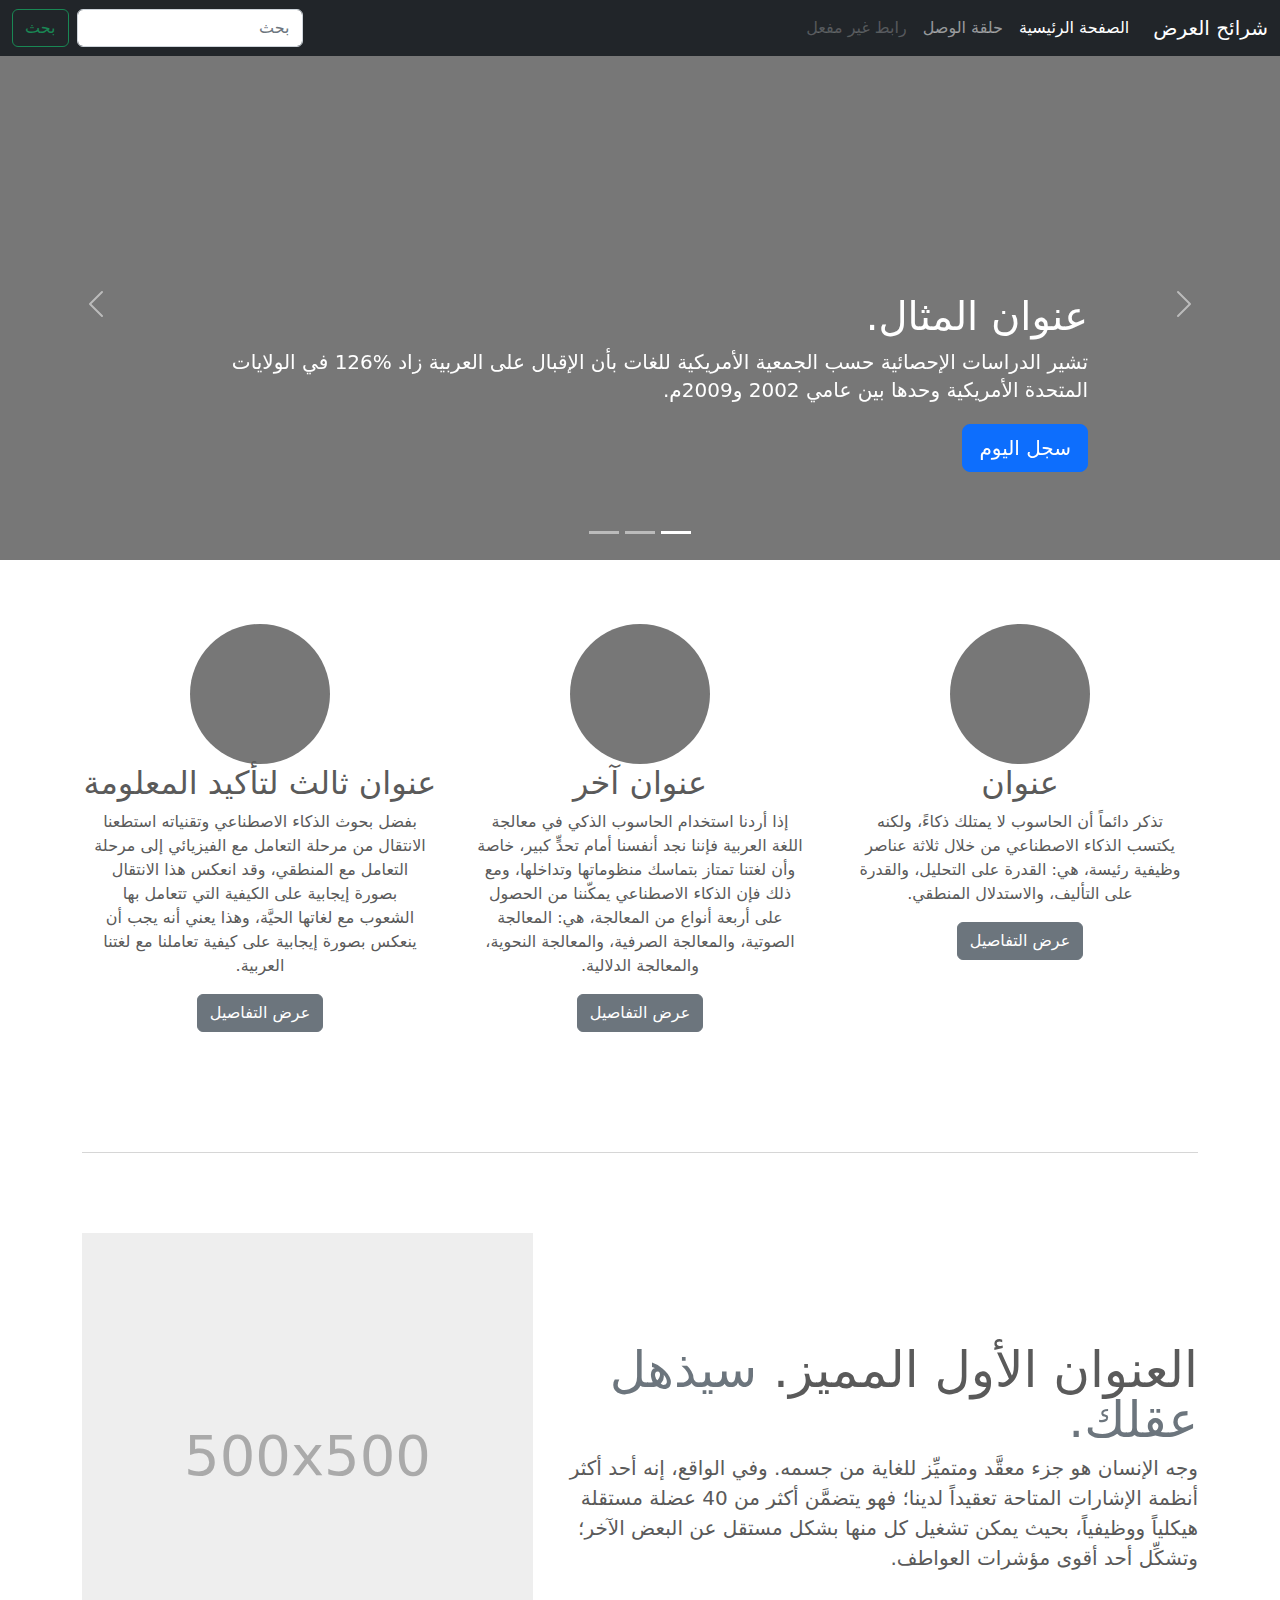
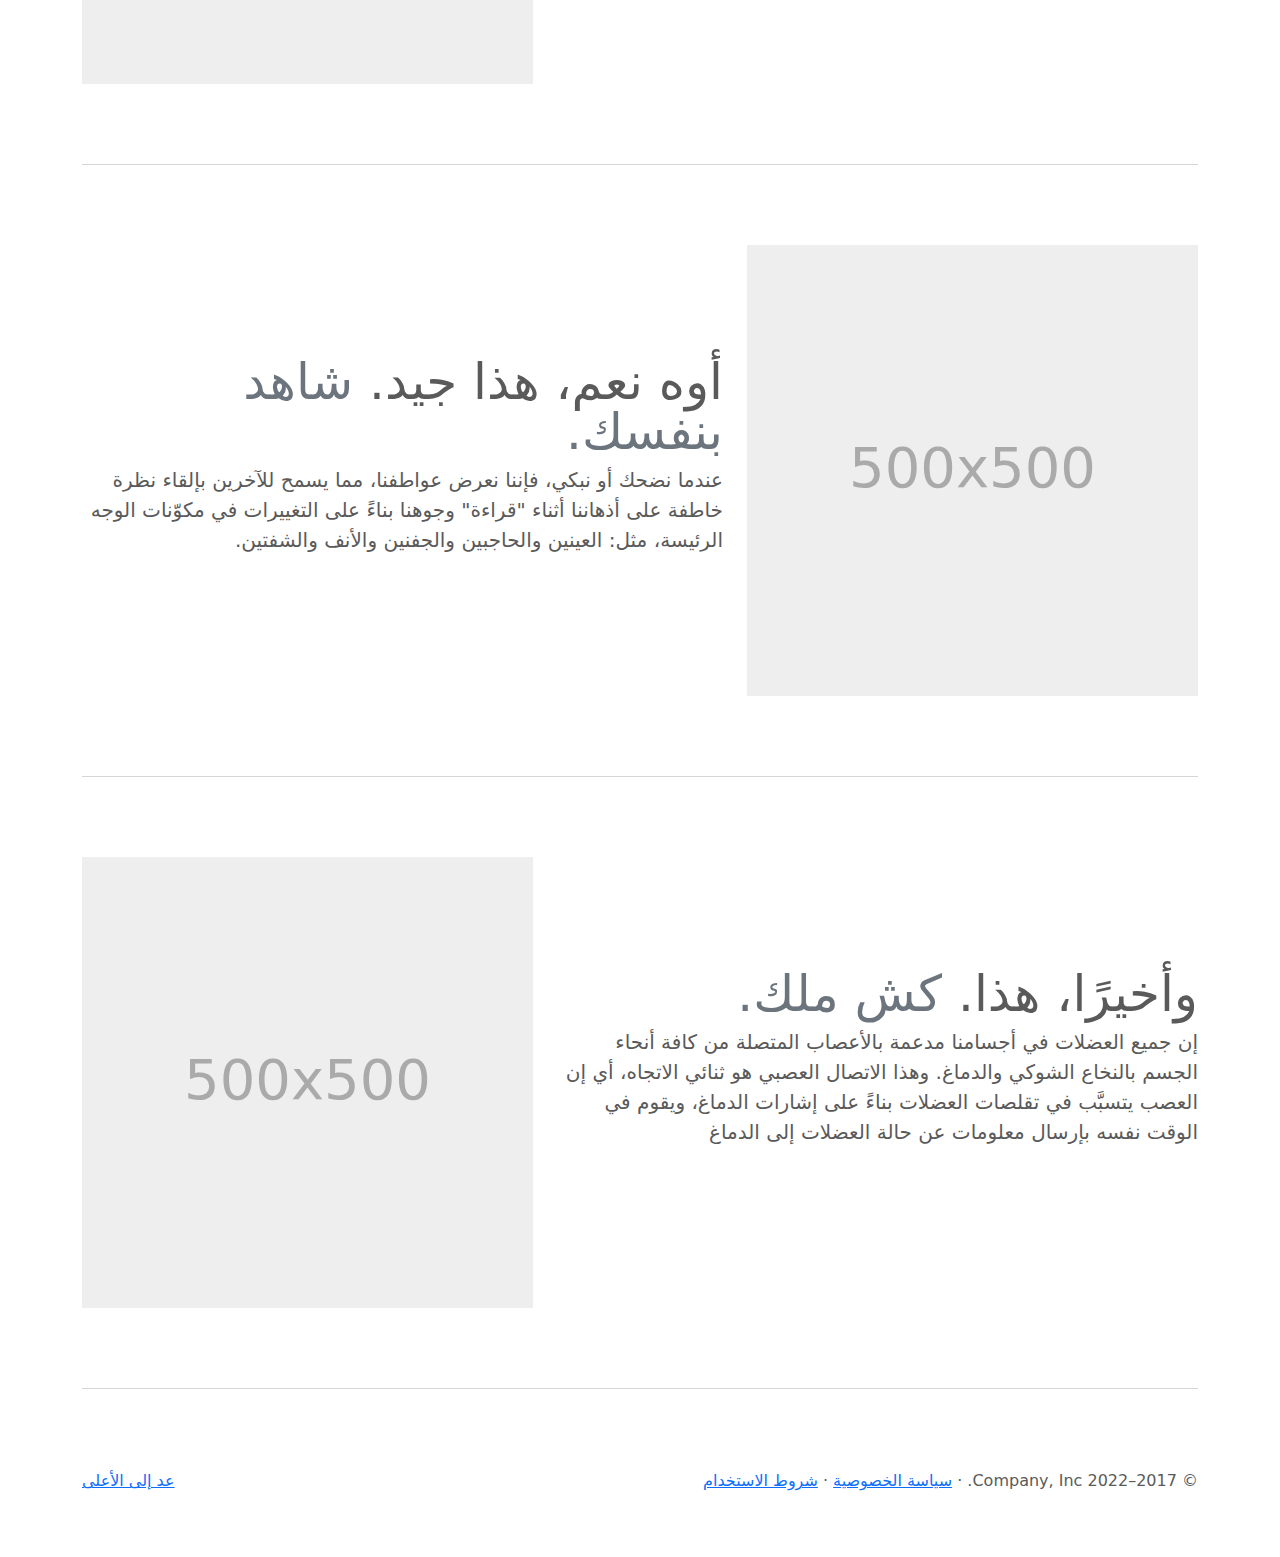
<file: examples/carousel-rtl/index.html>
<!doctype html>
<html lang="ar" dir="rtl">
  <head>
    <meta charset="utf-8">
    <meta name="viewport" content="width=device-width, initial-scale=1">
    <meta name="description" content="">
    <meta name="author" content="Mark Otto, Jacob Thornton, and Bootstrap contributors">
    <meta name="generator" content="Hugo 0.104.2">
    <title>قالب  شرائح العرض · Bootstrap v5.2</title>

    <link rel="canonical" href="https://getbootstrap.com/docs/5.2/examples/carousel-rtl/">

    

    

<link href="../assets/dist/css/bootstrap.rtl.min.css" rel="stylesheet">

    <style>
      .bd-placeholder-img {
        font-size: 1.125rem;
        text-anchor: middle;
        -webkit-user-select: none;
        -moz-user-select: none;
        user-select: none;
      }

      @media (min-width: 768px) {
        .bd-placeholder-img-lg {
          font-size: 3.5rem;
        }
      }

      .b-example-divider {
        height: 3rem;
        background-color: rgba(0, 0, 0, .1);
        border: solid rgba(0, 0, 0, .15);
        border-width: 1px 0;
        box-shadow: inset 0 .5em 1.5em rgba(0, 0, 0, .1), inset 0 .125em .5em rgba(0, 0, 0, .15);
      }

      .b-example-vr {
        flex-shrink: 0;
        width: 1.5rem;
        height: 100vh;
      }

      .bi {
        vertical-align: -.125em;
        fill: currentColor;
      }

      .nav-scroller {
        position: relative;
        z-index: 2;
        height: 2.75rem;
        overflow-y: hidden;
      }

      .nav-scroller .nav {
        display: flex;
        flex-wrap: nowrap;
        padding-bottom: 1rem;
        margin-top: -1px;
        overflow-x: auto;
        text-align: center;
        white-space: nowrap;
        -webkit-overflow-scrolling: touch;
      }
    </style>

    
    <!-- Custom styles for this template -->
    <link href="../carousel/carousel.rtl.css" rel="stylesheet">
  </head>
  <body>
    
<header>
  <nav class="navbar navbar-expand-md navbar-dark fixed-top bg-dark">
    <div class="container-fluid">
      <a class="navbar-brand" href="#">شرائح العرض</a>
      <button class="navbar-toggler" type="button" data-bs-toggle="collapse" data-bs-target="#navbarCollapse" aria-controls="navbarCollapse" aria-expanded="false" aria-label="تبديل التنقل">
        <span class="navbar-toggler-icon"></span>
      </button>
      <div class="collapse navbar-collapse" id="navbarCollapse">
        <ul class="navbar-nav me-auto mb-2 mb-md-0">
          <li class="nav-item">
            <a class="nav-link active" aria-current="page" href="#">الصفحة الرئيسية</a>
          </li>
          <li class="nav-item">
            <a class="nav-link" href="#">حلقة الوصل</a>
          </li>
          <li class="nav-item">
            <a class="nav-link disabled">رابط غير مفعل</a>
          </li>
        </ul>
        <form class="d-flex" role="search">
          <input class="form-control me-2" type="search" placeholder="بحث" aria-label="بحث">
          <button class="btn btn-outline-success" type="submit">بحث</button>
        </form>
      </div>
    </div>
  </nav>
</header>

<main>

  <div id="myCarousel" class="carousel slide" data-bs-ride="carousel">
    <div class="carousel-indicators">
      <button type="button" data-bs-target="#myCarousel" data-bs-slide-to="0" class="active" aria-current="true" aria-label="Slide 1"></button>
      <button type="button" data-bs-target="#myCarousel" data-bs-slide-to="1" aria-label="Slide 2"></button>
      <button type="button" data-bs-target="#myCarousel" data-bs-slide-to="2" aria-label="Slide 3"></button>
    </div>
    <div class="carousel-inner">
      <div class="carousel-item active">
        <svg class="bd-placeholder-img" width="100%" height="100%" xmlns="http://www.w3.org/2000/svg" aria-hidden="true" preserveAspectRatio="xMidYMid slice" focusable="false"><rect width="100%" height="100%" fill="#777"/></svg>

        <div class="container">
          <div class="carousel-caption text-start">
            <h1>عنوان المثال.</h1>
            <p>تشير الدراسات الإحصائية حسب الجمعية الأمريكية للغات بأن الإقبال على العربية زاد %126 في الولايات المتحدة الأمريكية وحدها بين عامي 2002 و2009م.</p>
            <p><a class="btn btn-lg btn-primary" href="#">سجل اليوم</a></p>
          </div>
        </div>
      </div>
      <div class="carousel-item">
        <svg class="bd-placeholder-img" width="100%" height="100%" xmlns="http://www.w3.org/2000/svg" aria-hidden="true" preserveAspectRatio="xMidYMid slice" focusable="false"><rect width="100%" height="100%" fill="#777"/></svg>

        <div class="container">
          <div class="carousel-caption">
            <h1>عنوان مثال آخر.</h1>
            <p>حسب المجلس الثقافي البريطاني فإن تعليم الإنجليزية داخل بريطانيا يسهم في تعزيز اقتصادها بما يتجاوز ملياري جنيه سنوياً، كما أنه وفر أكثر من 26 ألف وظيفة.</p>
            <p><a class="btn btn-lg btn-primary" href="#">أعرف أكثر</a></p>
          </div>
        </div>
      </div>
      <div class="carousel-item">
        <svg class="bd-placeholder-img" width="100%" height="100%" xmlns="http://www.w3.org/2000/svg" aria-hidden="true" preserveAspectRatio="xMidYMid slice" focusable="false"><rect width="100%" height="100%" fill="#777"/></svg>

        <div class="container">
          <div class="carousel-caption text-end">
            <h1>واحد أكثر لقياس جيد.</h1>
            <p>الإحصاءات لحجم الاستثمار اللغوي خارج بريطانيا تتفاوت من سنة لأخرى إلا أن المدير التنفيذي للمجلس الثقافي البريطاني إدي بايرز يرى أن استثمار تعليم الإنجليزية في الخارج لا يحسب على المستوى المالي فحسب بل على المستوى السياسي أيضاً.</p>
            <p><a class="btn btn-lg btn-primary" href="#">تصفح المعرض</a></p>
          </div>
        </div>
      </div>
    </div>
    <button class="carousel-control-prev" type="button" data-bs-target="#myCarousel" data-bs-slide="prev">
      <span class="carousel-control-prev-icon" aria-hidden="true"></span>
      <span class="visually-hidden">السابق</span>
    </button>
    <button class="carousel-control-next" type="button" data-bs-target="#myCarousel" data-bs-slide="next">
      <span class="carousel-control-next-icon" aria-hidden="true"></span>
      <span class="visually-hidden">التالي</span>
    </button>
  </div>


  <!-- Marketing messaging and featurettes
  ================================================== -->
  <!-- Wrap the rest of the page in another container to center all the content. -->

  <div class="container marketing">

    <!-- Three columns of text below the carousel -->
    <div class="row">
      <div class="col-lg-4">
        <svg class="bd-placeholder-img rounded-circle" width="140" height="140" xmlns="http://www.w3.org/2000/svg" role="img" aria-label="Placeholder: 140x140" preserveAspectRatio="xMidYMid slice" focusable="false"><title>Placeholder</title><rect width="100%" height="100%" fill="#777"/><text x="50%" y="50%" fill="#777" dy=".3em">140x140</text></svg>

        <h2 class="fw-normal">عنوان</h2>
        <p>تذكر دائماً أن الحاسوب لا يمتلك ذكاءً، ولكنه يكتسب الذكاء الاصطناعي من خلال ثلاثة عناصر وظيفية رئيسة، هي: القدرة على التحليل، والقدرة على التأليف، والاستدلال المنطقي.</p>
        <p><a class="btn btn-secondary" href="#">عرض التفاصيل</a></p>
      </div><!-- /.col-lg-4 -->
      <div class="col-lg-4">
        <svg class="bd-placeholder-img rounded-circle" width="140" height="140" xmlns="http://www.w3.org/2000/svg" role="img" aria-label="Placeholder: 140x140" preserveAspectRatio="xMidYMid slice" focusable="false"><title>Placeholder</title><rect width="100%" height="100%" fill="#777"/><text x="50%" y="50%" fill="#777" dy=".3em">140x140</text></svg>

        <h2 class="fw-normal">عنوان آخر</h2>
        <p>إذا أردنا استخدام الحاسوب الذكي في معالجة اللغة العربية فإننا نجد أنفسنا أمام تحدٍّ كبير، خاصة وأن لغتنا تمتاز بتماسك منظوماتها وتداخلها، ومع ذلك فإن الذكاء الاصطناعي يمكّننا من الحصول على أربعة أنواع من المعالجة، هي: المعالجة الصوتية، والمعالجة الصرفية، والمعالجة النحوية، والمعالجة الدلالية.</p>
        <p><a class="btn btn-secondary" href="#">عرض التفاصيل</a></p>
      </div><!-- /.col-lg-4 -->
      <div class="col-lg-4">
        <svg class="bd-placeholder-img rounded-circle" width="140" height="140" xmlns="http://www.w3.org/2000/svg" role="img" aria-label="Placeholder: 140x140" preserveAspectRatio="xMidYMid slice" focusable="false"><title>Placeholder</title><rect width="100%" height="100%" fill="#777"/><text x="50%" y="50%" fill="#777" dy=".3em">140x140</text></svg>

        <h2 class="fw-normal">عنوان ثالث لتأكيد المعلومة</h2>
        <p>بفضل بحوث الذكاء الاصطناعي وتقنياته استطعنا الانتقال من مرحلة التعامل مع الفيزيائي إلى مرحلة التعامل مع المنطقي، وقد انعكس هذا الانتقال بصورة إيجابية على الكيفية التي تتعامل بها الشعوب مع لغاتها الحيَّة، وهذا يعني أنه يجب أن ينعكس بصورة إيجابية على كيفية تعاملنا مع لغتنا العربية.</p>
        <p><a class="btn btn-secondary" href="#">عرض التفاصيل</a></p>
      </div><!-- /.col-lg-4 -->
    </div><!-- /.row -->


    <!-- START THE FEATURETTES -->

    <hr class="featurette-divider">

    <div class="row featurette">
      <div class="col-md-7">
        <h2 class="featurette-heading fw-normal lh-1">العنوان الأول المميز. <span class="text-muted"> سيذهل عقلك. </span></h2>
        <p class="lead">وجه الإنسان هو جزء معقَّد ومتميِّز للغاية من جسمه. وفي الواقع، إنه أحد أكثر أنظمة الإشارات المتاحة تعقيداً لدينا؛ فهو يتضمَّن أكثر من 40 عضلة مستقلة هيكلياً ووظيفياً، بحيث يمكن تشغيل كل منها بشكل مستقل عن البعض الآخر؛ وتشكِّل أحد أقوى مؤشرات العواطف.</p>
      </div>
      <div class="col-md-5">
        <svg class="bd-placeholder-img bd-placeholder-img-lg featurette-image img-fluid mx-auto" width="500" height="500" xmlns="http://www.w3.org/2000/svg" role="img" aria-label="Placeholder: 500x500" preserveAspectRatio="xMidYMid slice" focusable="false"><title>Placeholder</title><rect width="100%" height="100%" fill="#eee"/><text x="50%" y="50%" fill="#aaa" dy=".3em">500x500</text></svg>

      </div>
    </div>

    <hr class="featurette-divider">

    <div class="row featurette">
      <div class="col-md-7 order-md-2">
        <h2 class="featurette-heading fw-normal lh-1">أوه نعم، هذا جيد. <span class="text-muted"> شاهد بنفسك. </span></h2>
        <p class="lead">عندما نضحك أو نبكي، فإننا نعرض عواطفنا، مما يسمح للآخرين بإلقاء نظرة خاطفة على أذهاننا أثناء "قراءة" وجوهنا بناءً على التغييرات في مكوّنات الوجه الرئيسة، مثل: العينين والحاجبين والجفنين والأنف والشفتين.</p>
      </div>
      <div class="col-md-5 order-md-1">
        <svg class="bd-placeholder-img bd-placeholder-img-lg featurette-image img-fluid mx-auto" width="500" height="500" xmlns="http://www.w3.org/2000/svg" role="img" aria-label="Placeholder: 500x500" preserveAspectRatio="xMidYMid slice" focusable="false"><title>Placeholder</title><rect width="100%" height="100%" fill="#eee"/><text x="50%" y="50%" fill="#aaa" dy=".3em">500x500</text></svg>

      </div>
    </div>

    <hr class="featurette-divider">

    <div class="row featurette">
      <div class="col-md-7">
        <h2 class="featurette-heading fw-normal lh-1">وأخيرًا، هذا. <span class="text-muted"> كش ملك. </span></h2>
        <p class="lead">إن جميع العضلات في أجسامنا مدعمة بالأعصاب المتصلة من كافة أنحاء الجسم بالنخاع الشوكي والدماغ. وهذا الاتصال العصبي هو ثنائي الاتجاه، أي إن العصب يتسبَّب في تقلصات العضلات بناءً على إشارات الدماغ، ويقوم في الوقت نفسه بإرسال معلومات عن حالة العضلات إلى الدماغ</p>
      </div>
      <div class="col-md-5">
        <svg class="bd-placeholder-img bd-placeholder-img-lg featurette-image img-fluid mx-auto" width="500" height="500" xmlns="http://www.w3.org/2000/svg" role="img" aria-label="Placeholder: 500x500" preserveAspectRatio="xMidYMid slice" focusable="false"><title>Placeholder</title><rect width="100%" height="100%" fill="#eee"/><text x="50%" y="50%" fill="#aaa" dy=".3em">500x500</text></svg>

      </div>
    </div>

    <hr class="featurette-divider">

    <!-- /END THE FEATURETTES -->

  </div><!-- /.container -->


  <!-- FOOTER -->
  <footer class="container">
    <p class="float-end"><a href="#">عد إلى الأعلى</a></p>
    <p>&copy; 2017–2022 Company, Inc. &middot; <a href="#">سياسة الخصوصية</a> &middot; <a href="#">شروط الاستخدام</a></p>
  </footer>
</main>


    <script src="../assets/dist/js/bootstrap.bundle.min.js"></script>

      
  </body>
</html>
</file>
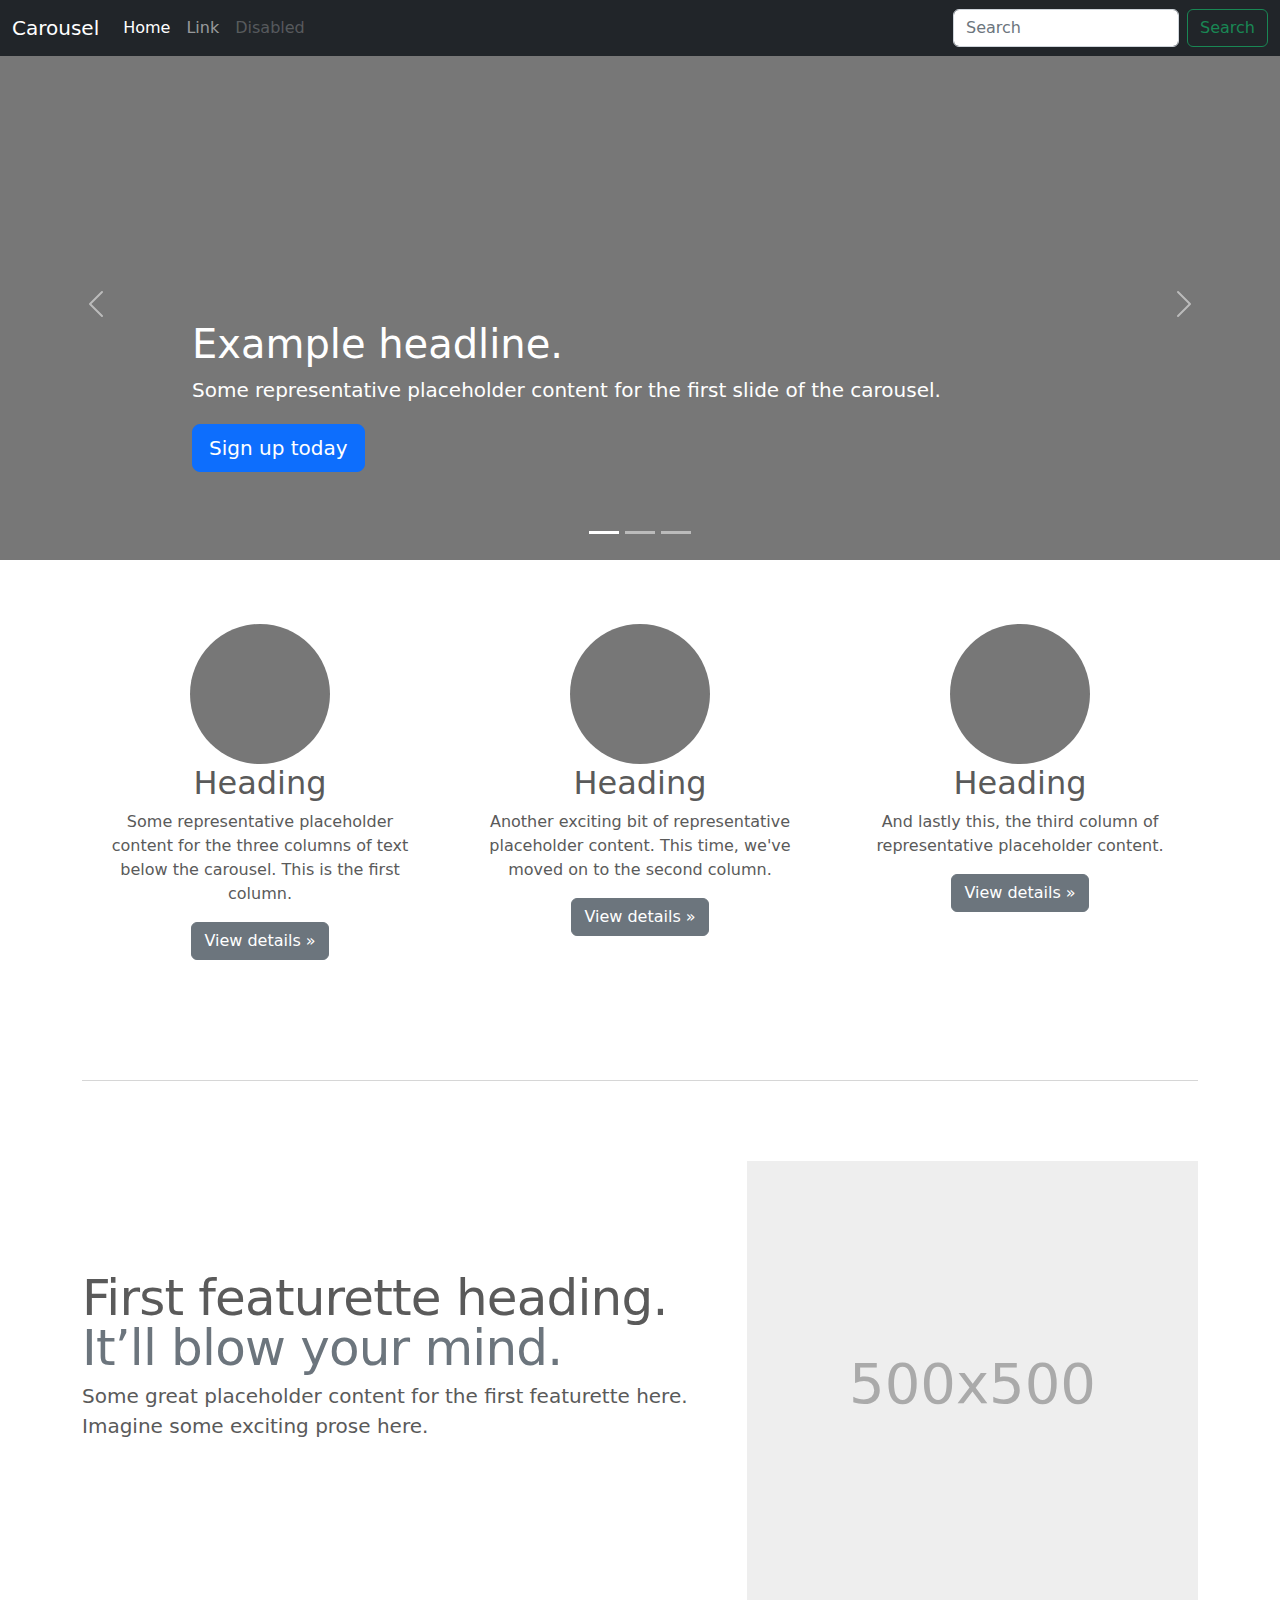
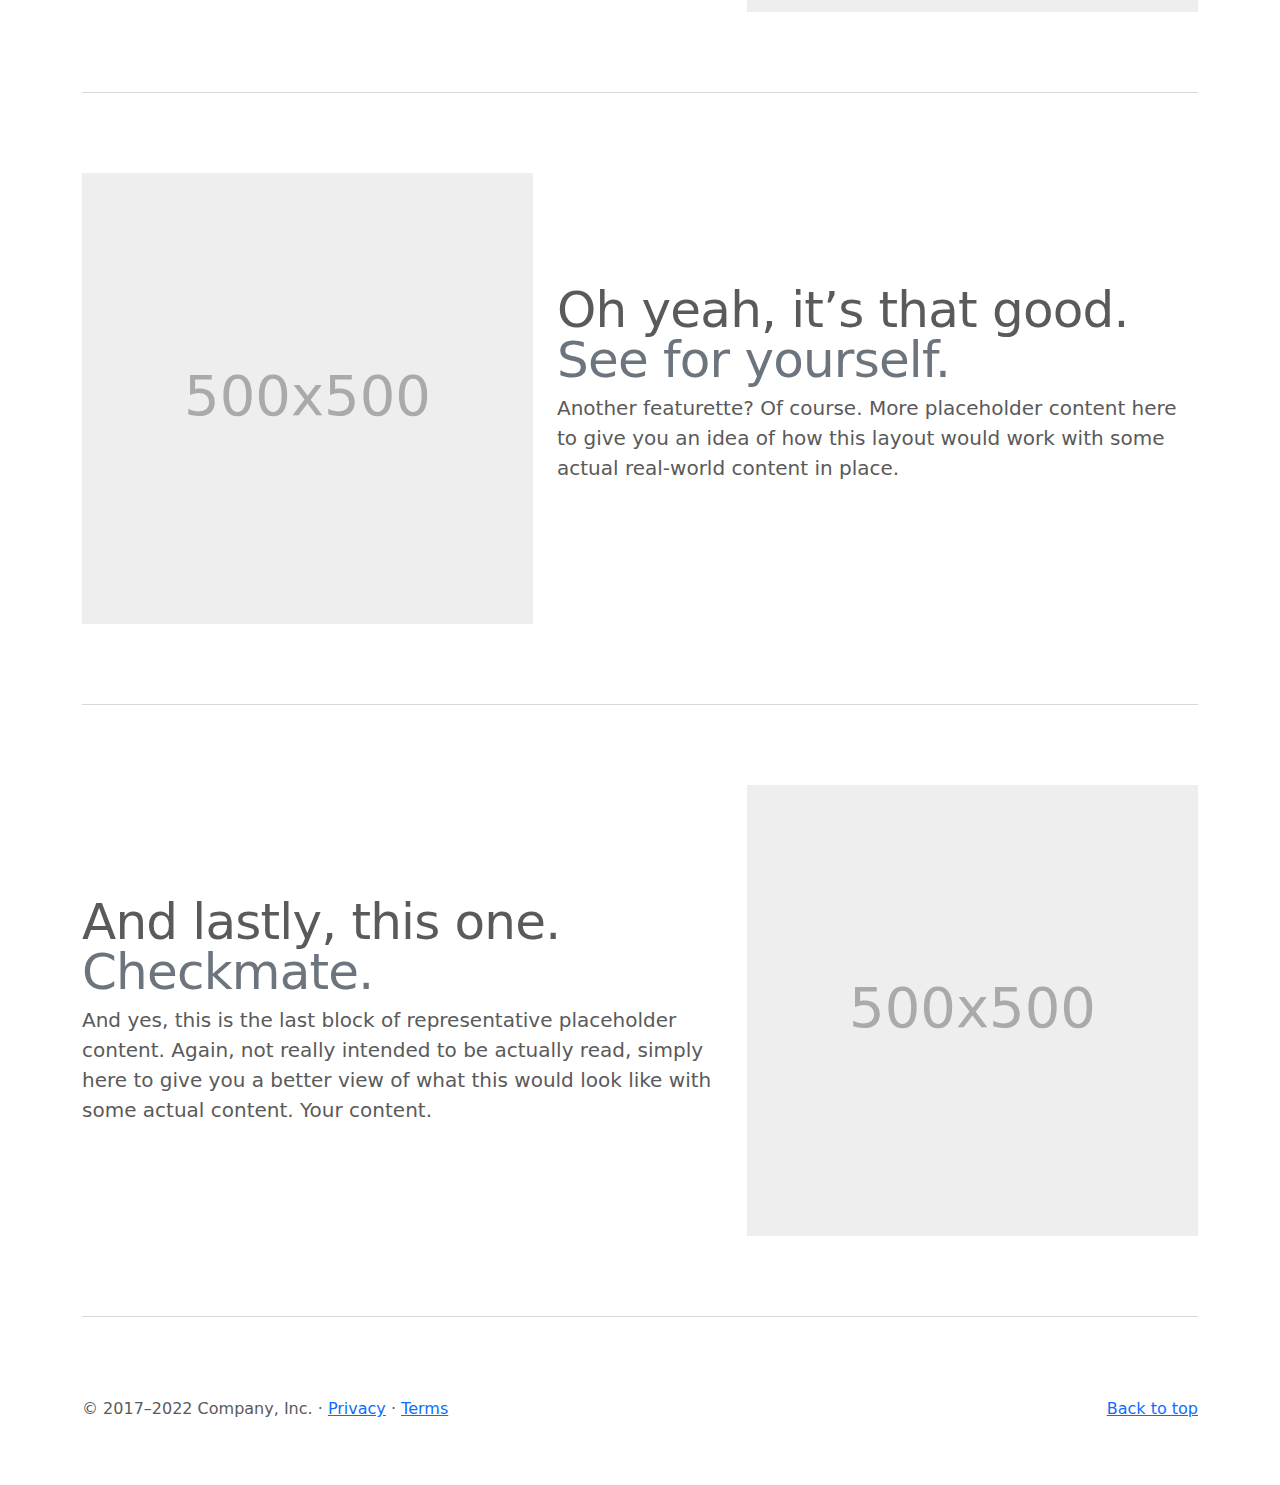
<file: examples/carousel/index.html>
<!doctype html>
<html lang="en">
  <head>
    <meta charset="utf-8">
    <meta name="viewport" content="width=device-width, initial-scale=1">
    <meta name="description" content="">
    <meta name="author" content="Mark Otto, Jacob Thornton, and Bootstrap contributors">
    <meta name="generator" content="Hugo 0.104.2">
    <title>Carousel Template · Bootstrap v5.2</title>

    <link rel="canonical" href="https://getbootstrap.com/docs/5.2/examples/carousel/">

    

    

<link href="../assets/dist/css/bootstrap.min.css" rel="stylesheet">

    <style>
      .bd-placeholder-img {
        font-size: 1.125rem;
        text-anchor: middle;
        -webkit-user-select: none;
        -moz-user-select: none;
        user-select: none;
      }

      @media (min-width: 768px) {
        .bd-placeholder-img-lg {
          font-size: 3.5rem;
        }
      }

      .b-example-divider {
        height: 3rem;
        background-color: rgba(0, 0, 0, .1);
        border: solid rgba(0, 0, 0, .15);
        border-width: 1px 0;
        box-shadow: inset 0 .5em 1.5em rgba(0, 0, 0, .1), inset 0 .125em .5em rgba(0, 0, 0, .15);
      }

      .b-example-vr {
        flex-shrink: 0;
        width: 1.5rem;
        height: 100vh;
      }

      .bi {
        vertical-align: -.125em;
        fill: currentColor;
      }

      .nav-scroller {
        position: relative;
        z-index: 2;
        height: 2.75rem;
        overflow-y: hidden;
      }

      .nav-scroller .nav {
        display: flex;
        flex-wrap: nowrap;
        padding-bottom: 1rem;
        margin-top: -1px;
        overflow-x: auto;
        text-align: center;
        white-space: nowrap;
        -webkit-overflow-scrolling: touch;
      }
    </style>

    
    <!-- Custom styles for this template -->
    <link href="carousel.css" rel="stylesheet">
  </head>
  <body>
    
<header>
  <nav class="navbar navbar-expand-md navbar-dark fixed-top bg-dark">
    <div class="container-fluid">
      <a class="navbar-brand" href="#">Carousel</a>
      <button class="navbar-toggler" type="button" data-bs-toggle="collapse" data-bs-target="#navbarCollapse" aria-controls="navbarCollapse" aria-expanded="false" aria-label="Toggle navigation">
        <span class="navbar-toggler-icon"></span>
      </button>
      <div class="collapse navbar-collapse" id="navbarCollapse">
        <ul class="navbar-nav me-auto mb-2 mb-md-0">
          <li class="nav-item">
            <a class="nav-link active" aria-current="page" href="#">Home</a>
          </li>
          <li class="nav-item">
            <a class="nav-link" href="#">Link</a>
          </li>
          <li class="nav-item">
            <a class="nav-link disabled">Disabled</a>
          </li>
        </ul>
        <form class="d-flex" role="search">
          <input class="form-control me-2" type="search" placeholder="Search" aria-label="Search">
          <button class="btn btn-outline-success" type="submit">Search</button>
        </form>
      </div>
    </div>
  </nav>
</header>

<main>

  <div id="myCarousel" class="carousel slide" data-bs-ride="carousel">
    <div class="carousel-indicators">
      <button type="button" data-bs-target="#myCarousel" data-bs-slide-to="0" class="active" aria-current="true" aria-label="Slide 1"></button>
      <button type="button" data-bs-target="#myCarousel" data-bs-slide-to="1" aria-label="Slide 2"></button>
      <button type="button" data-bs-target="#myCarousel" data-bs-slide-to="2" aria-label="Slide 3"></button>
    </div>
    <div class="carousel-inner">
      <div class="carousel-item active">
        <svg class="bd-placeholder-img" width="100%" height="100%" xmlns="http://www.w3.org/2000/svg" aria-hidden="true" preserveAspectRatio="xMidYMid slice" focusable="false"><rect width="100%" height="100%" fill="#777"/></svg>

        <div class="container">
          <div class="carousel-caption text-start">
            <h1>Example headline.</h1>
            <p>Some representative placeholder content for the first slide of the carousel.</p>
            <p><a class="btn btn-lg btn-primary" href="#">Sign up today</a></p>
          </div>
        </div>
      </div>
      <div class="carousel-item">
        <svg class="bd-placeholder-img" width="100%" height="100%" xmlns="http://www.w3.org/2000/svg" aria-hidden="true" preserveAspectRatio="xMidYMid slice" focusable="false"><rect width="100%" height="100%" fill="#777"/></svg>

        <div class="container">
          <div class="carousel-caption">
            <h1>Another example headline.</h1>
            <p>Some representative placeholder content for the second slide of the carousel.</p>
            <p><a class="btn btn-lg btn-primary" href="#">Learn more</a></p>
          </div>
        </div>
      </div>
      <div class="carousel-item">
        <svg class="bd-placeholder-img" width="100%" height="100%" xmlns="http://www.w3.org/2000/svg" aria-hidden="true" preserveAspectRatio="xMidYMid slice" focusable="false"><rect width="100%" height="100%" fill="#777"/></svg>

        <div class="container">
          <div class="carousel-caption text-end">
            <h1>One more for good measure.</h1>
            <p>Some representative placeholder content for the third slide of this carousel.</p>
            <p><a class="btn btn-lg btn-primary" href="#">Browse gallery</a></p>
          </div>
        </div>
      </div>
    </div>
    <button class="carousel-control-prev" type="button" data-bs-target="#myCarousel" data-bs-slide="prev">
      <span class="carousel-control-prev-icon" aria-hidden="true"></span>
      <span class="visually-hidden">Previous</span>
    </button>
    <button class="carousel-control-next" type="button" data-bs-target="#myCarousel" data-bs-slide="next">
      <span class="carousel-control-next-icon" aria-hidden="true"></span>
      <span class="visually-hidden">Next</span>
    </button>
  </div>


  <!-- Marketing messaging and featurettes
  ================================================== -->
  <!-- Wrap the rest of the page in another container to center all the content. -->

  <div class="container marketing">

    <!-- Three columns of text below the carousel -->
    <div class="row">
      <div class="col-lg-4">
        <svg class="bd-placeholder-img rounded-circle" width="140" height="140" xmlns="http://www.w3.org/2000/svg" role="img" aria-label="Placeholder: 140x140" preserveAspectRatio="xMidYMid slice" focusable="false"><title>Placeholder</title><rect width="100%" height="100%" fill="#777"/><text x="50%" y="50%" fill="#777" dy=".3em">140x140</text></svg>

        <h2 class="fw-normal">Heading</h2>
        <p>Some representative placeholder content for the three columns of text below the carousel. This is the first column.</p>
        <p><a class="btn btn-secondary" href="#">View details &raquo;</a></p>
      </div><!-- /.col-lg-4 -->
      <div class="col-lg-4">
        <svg class="bd-placeholder-img rounded-circle" width="140" height="140" xmlns="http://www.w3.org/2000/svg" role="img" aria-label="Placeholder: 140x140" preserveAspectRatio="xMidYMid slice" focusable="false"><title>Placeholder</title><rect width="100%" height="100%" fill="#777"/><text x="50%" y="50%" fill="#777" dy=".3em">140x140</text></svg>

        <h2 class="fw-normal">Heading</h2>
        <p>Another exciting bit of representative placeholder content. This time, we've moved on to the second column.</p>
        <p><a class="btn btn-secondary" href="#">View details &raquo;</a></p>
      </div><!-- /.col-lg-4 -->
      <div class="col-lg-4">
        <svg class="bd-placeholder-img rounded-circle" width="140" height="140" xmlns="http://www.w3.org/2000/svg" role="img" aria-label="Placeholder: 140x140" preserveAspectRatio="xMidYMid slice" focusable="false"><title>Placeholder</title><rect width="100%" height="100%" fill="#777"/><text x="50%" y="50%" fill="#777" dy=".3em">140x140</text></svg>

        <h2 class="fw-normal">Heading</h2>
        <p>And lastly this, the third column of representative placeholder content.</p>
        <p><a class="btn btn-secondary" href="#">View details &raquo;</a></p>
      </div><!-- /.col-lg-4 -->
    </div><!-- /.row -->


    <!-- START THE FEATURETTES -->

    <hr class="featurette-divider">

    <div class="row featurette">
      <div class="col-md-7">
        <h2 class="featurette-heading fw-normal lh-1">First featurette heading. <span class="text-muted">It’ll blow your mind.</span></h2>
        <p class="lead">Some great placeholder content for the first featurette here. Imagine some exciting prose here.</p>
      </div>
      <div class="col-md-5">
        <svg class="bd-placeholder-img bd-placeholder-img-lg featurette-image img-fluid mx-auto" width="500" height="500" xmlns="http://www.w3.org/2000/svg" role="img" aria-label="Placeholder: 500x500" preserveAspectRatio="xMidYMid slice" focusable="false"><title>Placeholder</title><rect width="100%" height="100%" fill="#eee"/><text x="50%" y="50%" fill="#aaa" dy=".3em">500x500</text></svg>

      </div>
    </div>

    <hr class="featurette-divider">

    <div class="row featurette">
      <div class="col-md-7 order-md-2">
        <h2 class="featurette-heading fw-normal lh-1">Oh yeah, it’s that good. <span class="text-muted">See for yourself.</span></h2>
        <p class="lead">Another featurette? Of course. More placeholder content here to give you an idea of how this layout would work with some actual real-world content in place.</p>
      </div>
      <div class="col-md-5 order-md-1">
        <svg class="bd-placeholder-img bd-placeholder-img-lg featurette-image img-fluid mx-auto" width="500" height="500" xmlns="http://www.w3.org/2000/svg" role="img" aria-label="Placeholder: 500x500" preserveAspectRatio="xMidYMid slice" focusable="false"><title>Placeholder</title><rect width="100%" height="100%" fill="#eee"/><text x="50%" y="50%" fill="#aaa" dy=".3em">500x500</text></svg>

      </div>
    </div>

    <hr class="featurette-divider">

    <div class="row featurette">
      <div class="col-md-7">
        <h2 class="featurette-heading fw-normal lh-1">And lastly, this one. <span class="text-muted">Checkmate.</span></h2>
        <p class="lead">And yes, this is the last block of representative placeholder content. Again, not really intended to be actually read, simply here to give you a better view of what this would look like with some actual content. Your content.</p>
      </div>
      <div class="col-md-5">
        <svg class="bd-placeholder-img bd-placeholder-img-lg featurette-image img-fluid mx-auto" width="500" height="500" xmlns="http://www.w3.org/2000/svg" role="img" aria-label="Placeholder: 500x500" preserveAspectRatio="xMidYMid slice" focusable="false"><title>Placeholder</title><rect width="100%" height="100%" fill="#eee"/><text x="50%" y="50%" fill="#aaa" dy=".3em">500x500</text></svg>

      </div>
    </div>

    <hr class="featurette-divider">

    <!-- /END THE FEATURETTES -->

  </div><!-- /.container -->


  <!-- FOOTER -->
  <footer class="container">
    <p class="float-end"><a href="#">Back to top</a></p>
    <p>&copy; 2017–2022 Company, Inc. &middot; <a href="#">Privacy</a> &middot; <a href="#">Terms</a></p>
  </footer>
</main>


    <script src="../assets/dist/js/bootstrap.bundle.min.js"></script>

      
  </body>
</html>
</file>
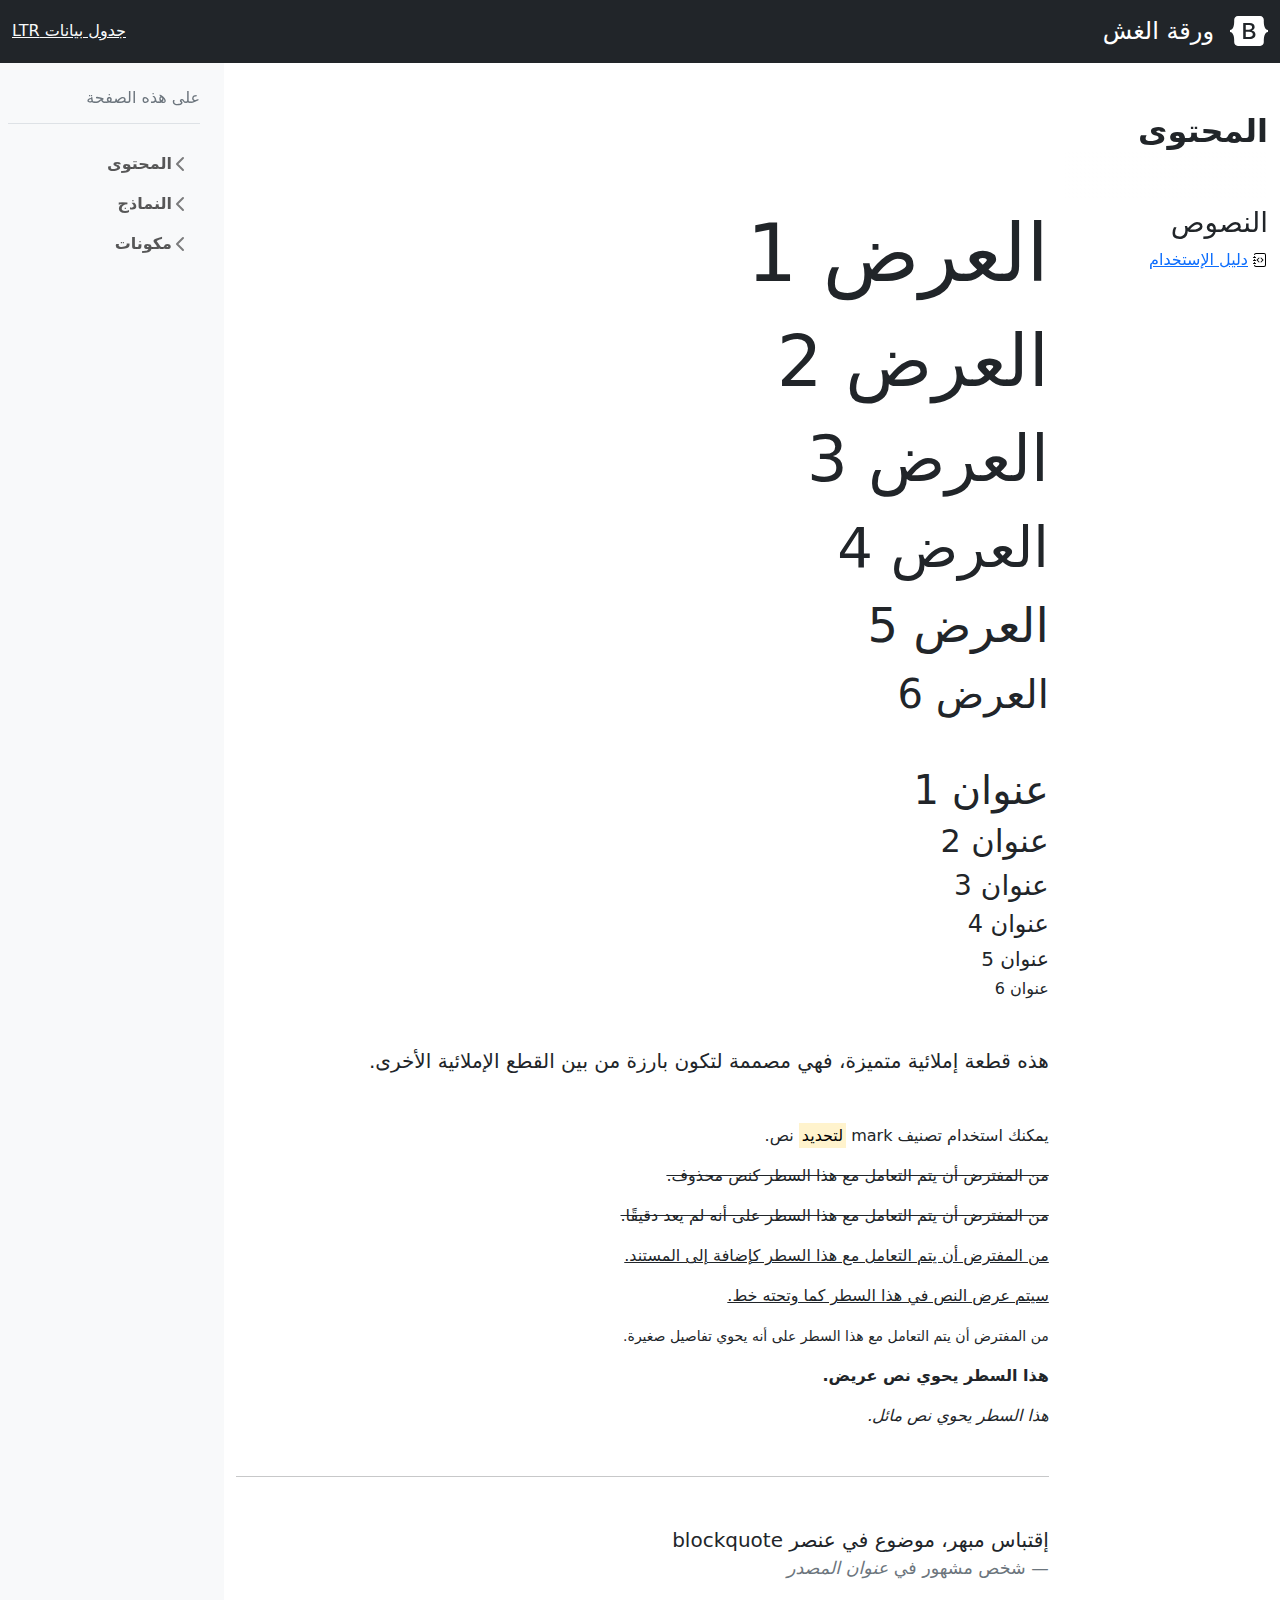
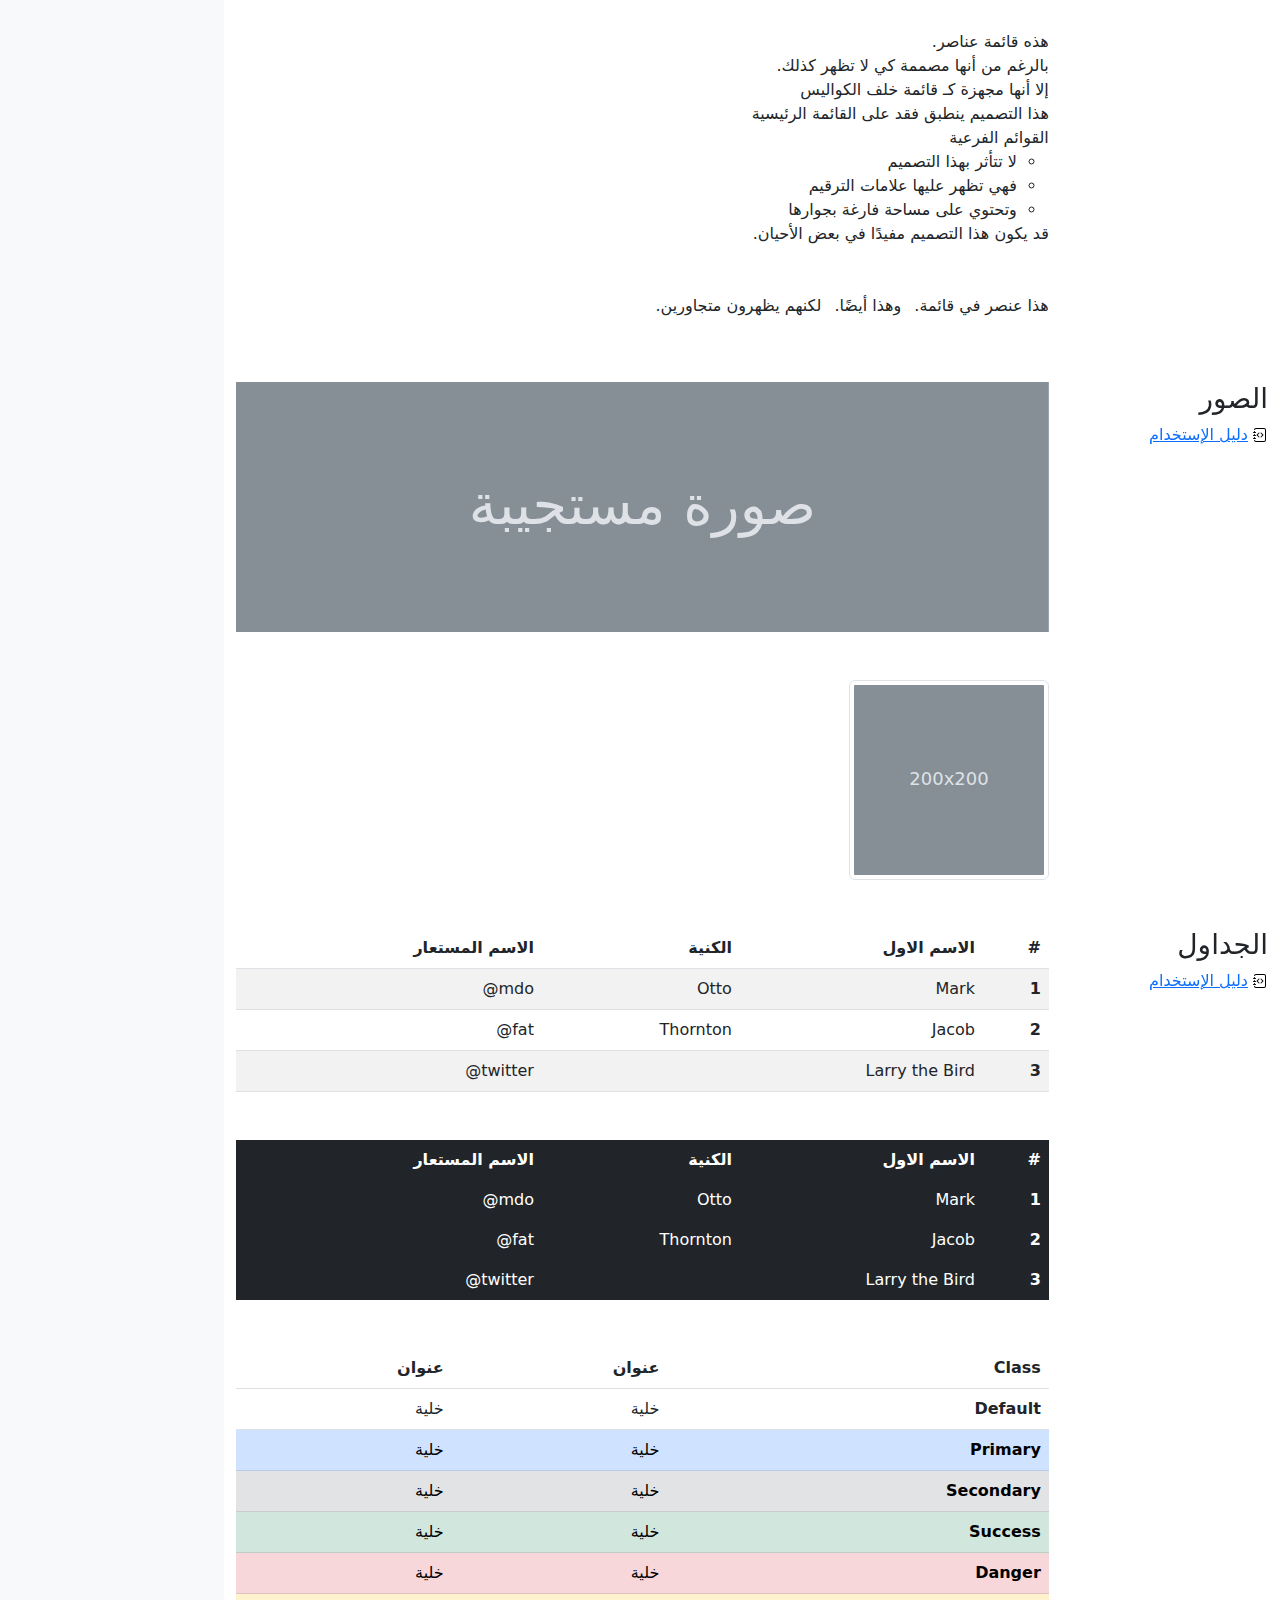
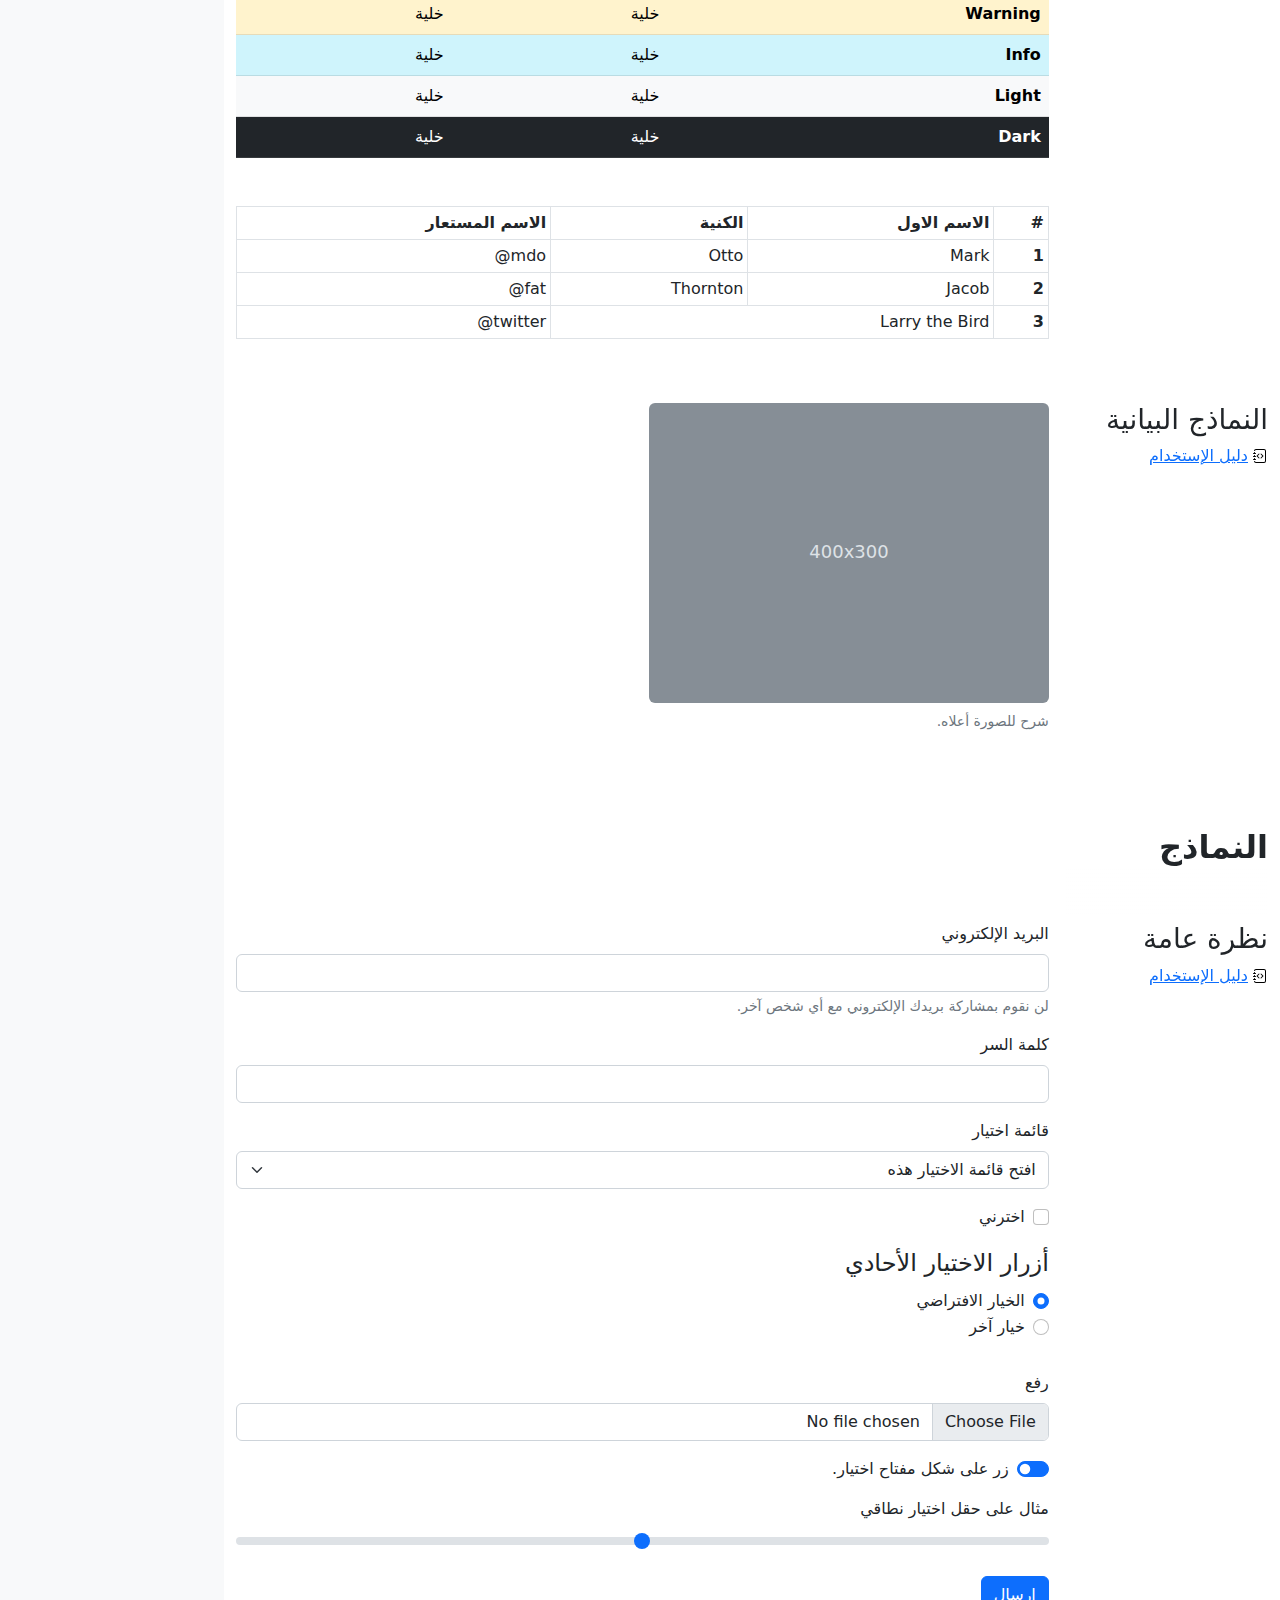
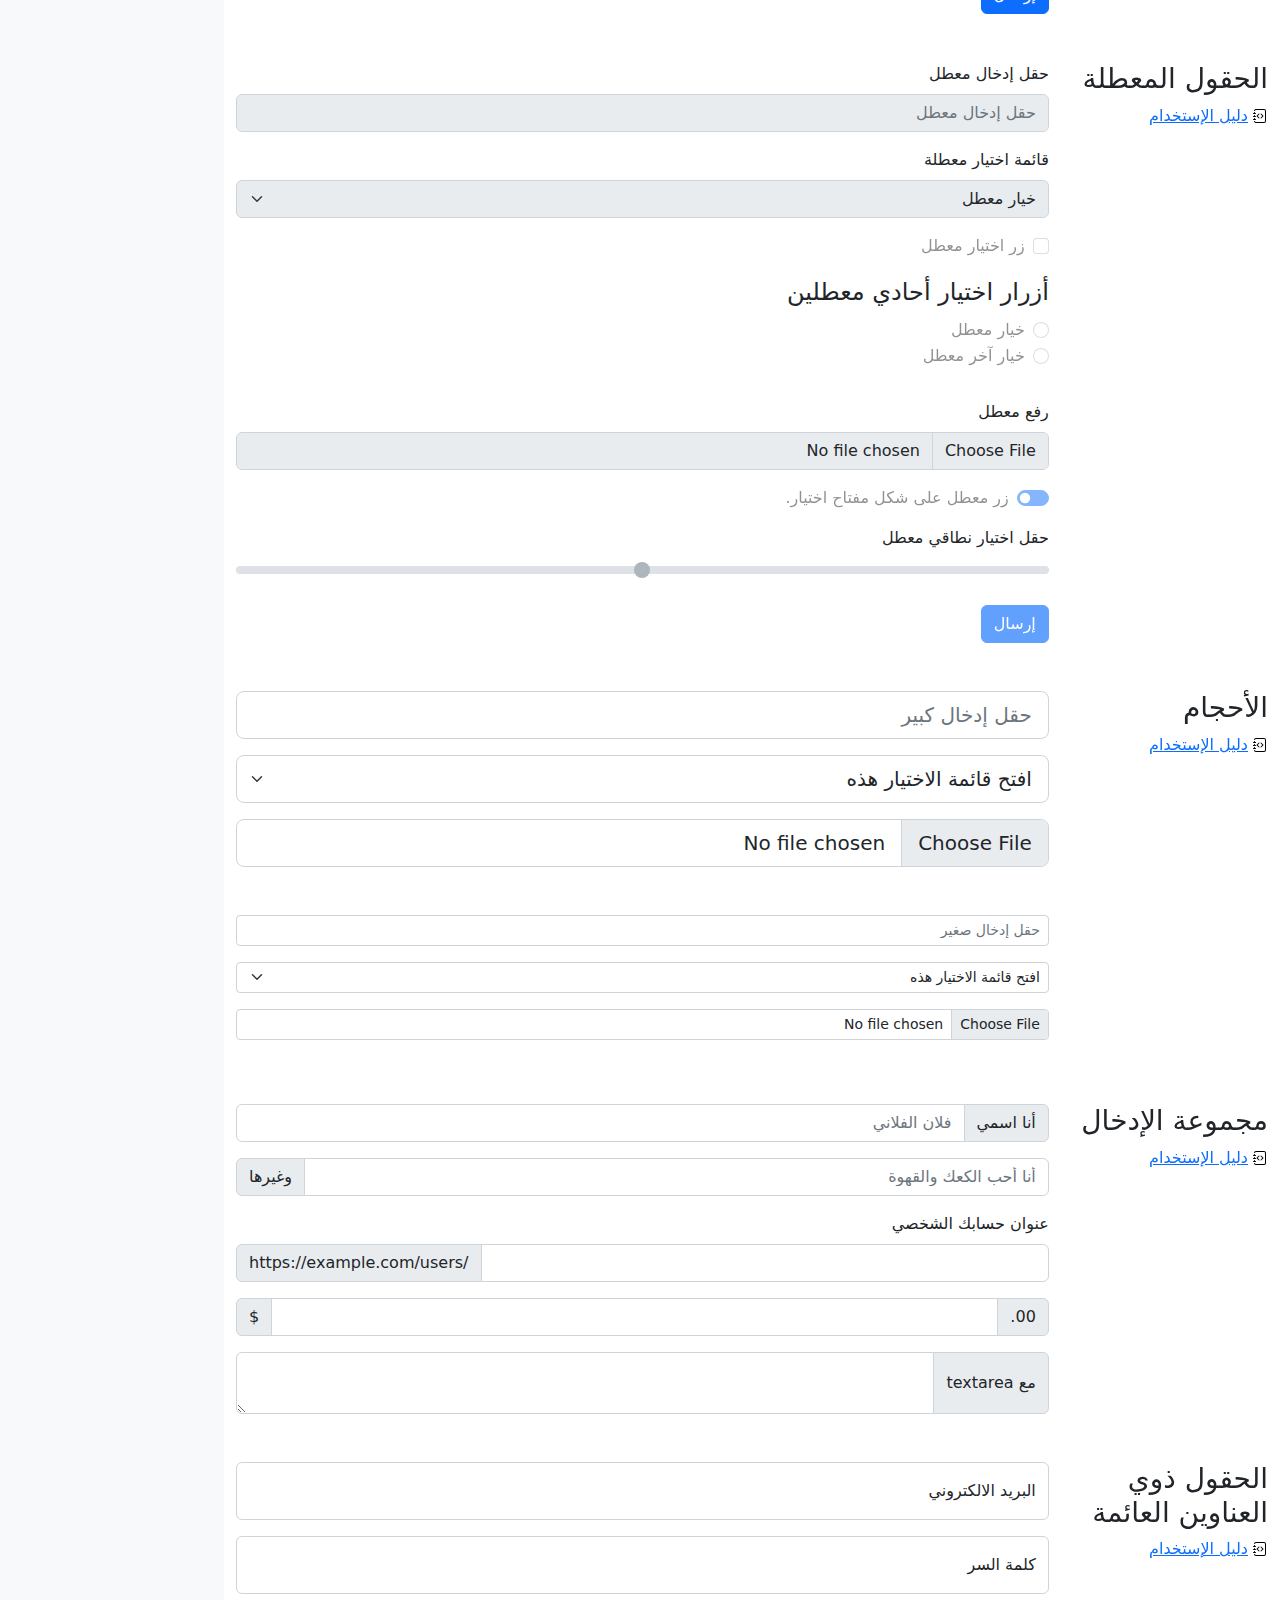
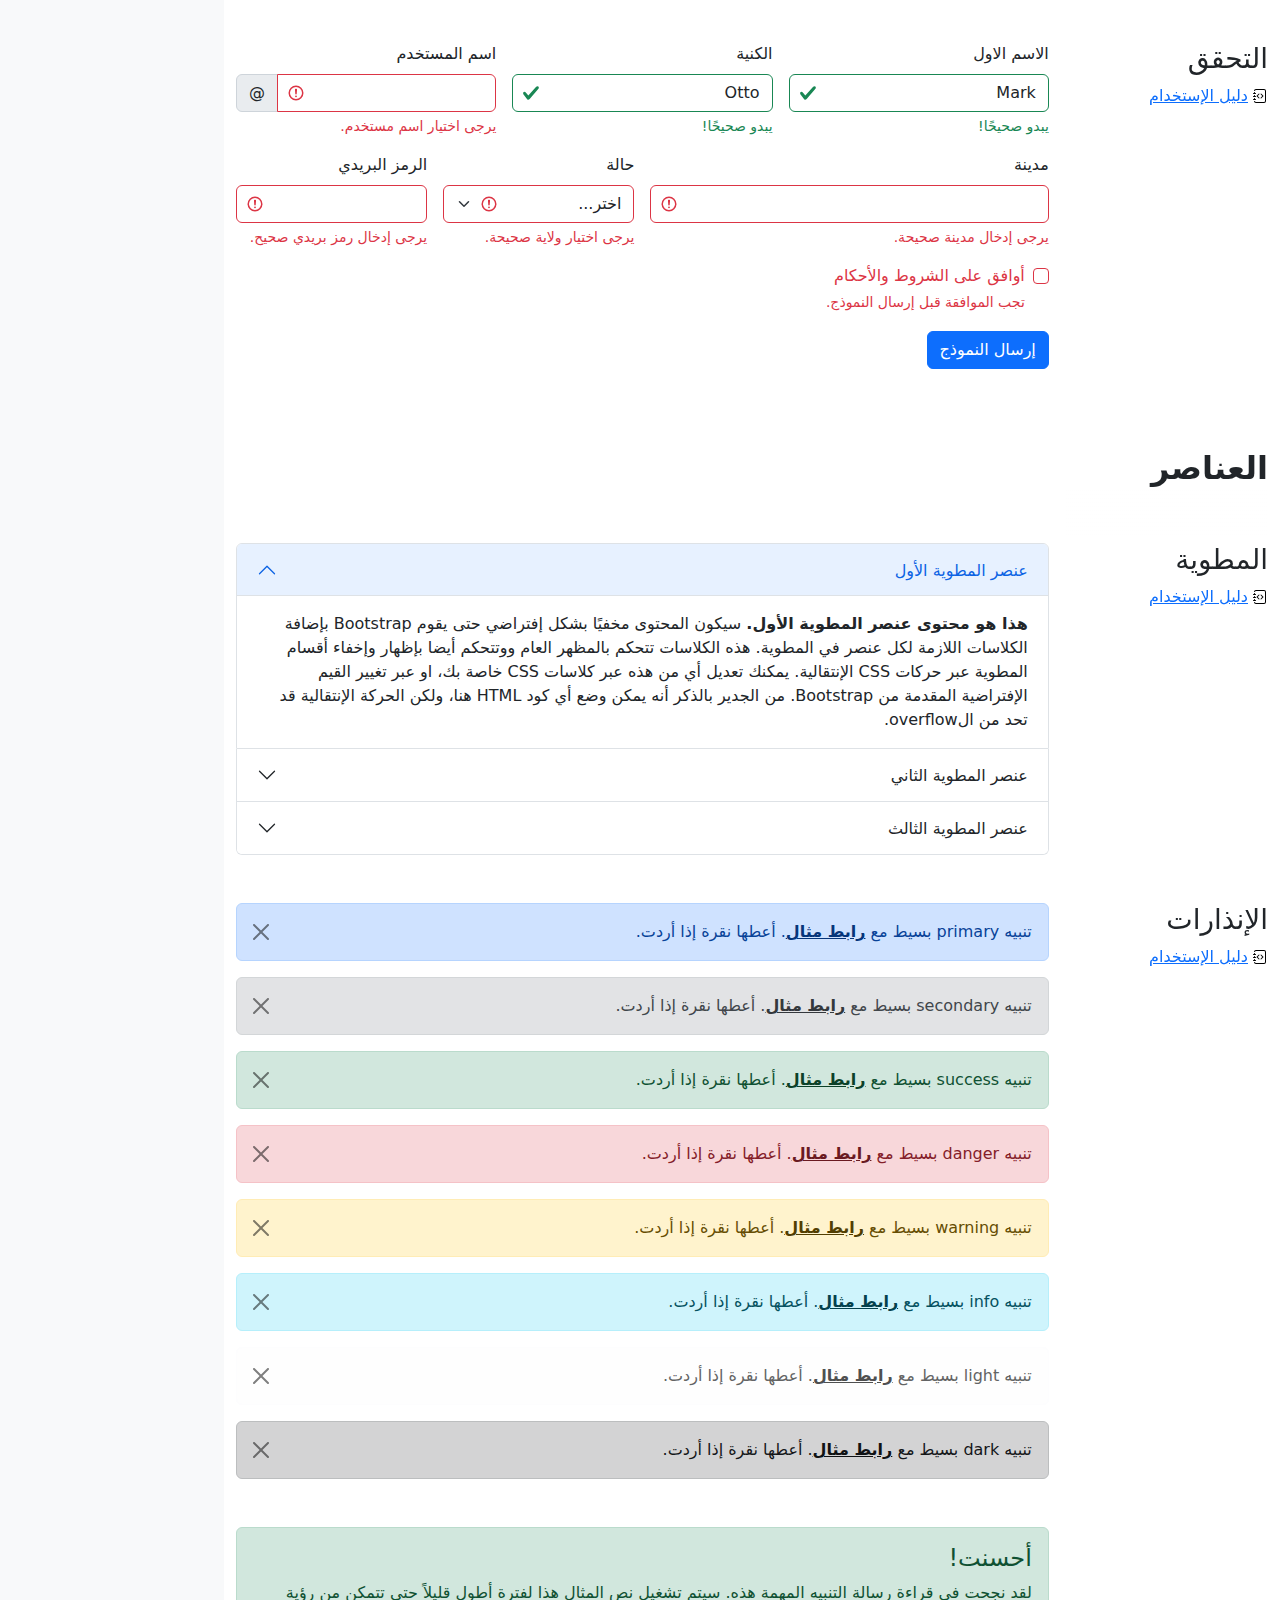
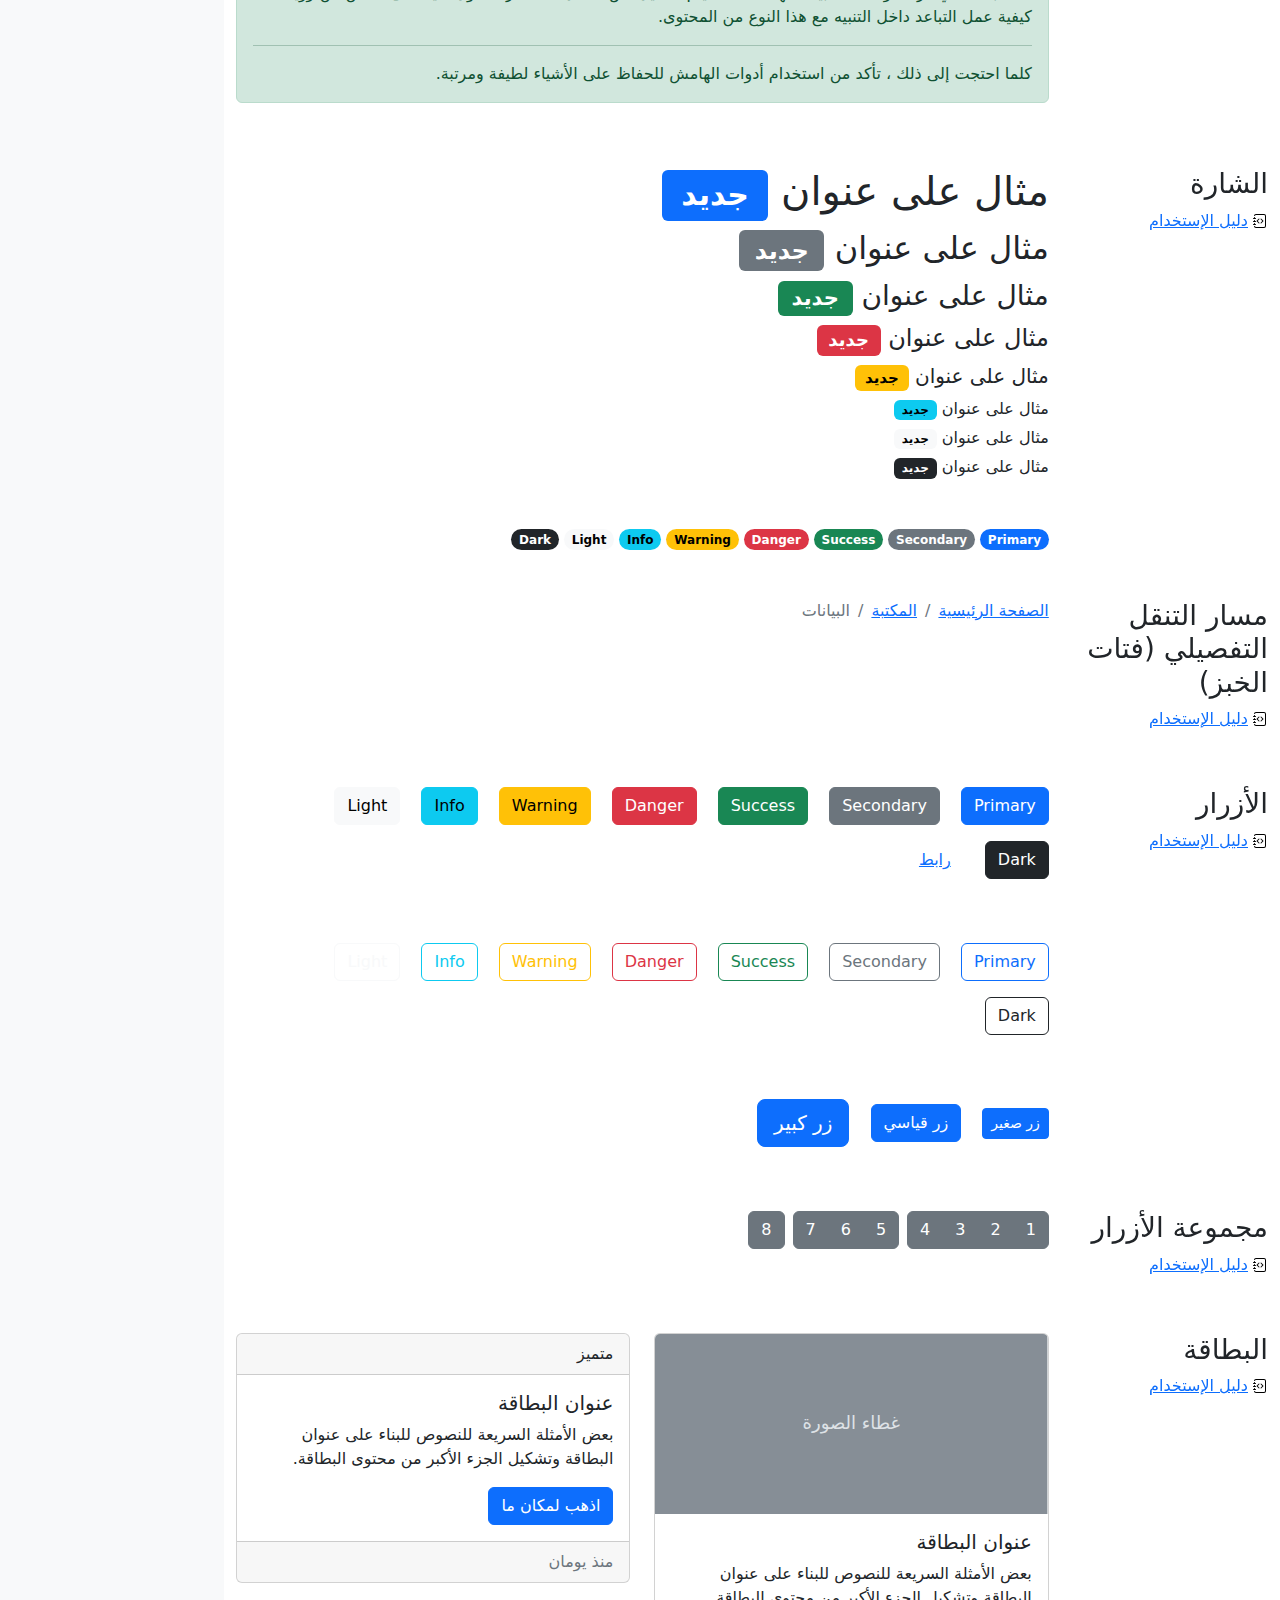
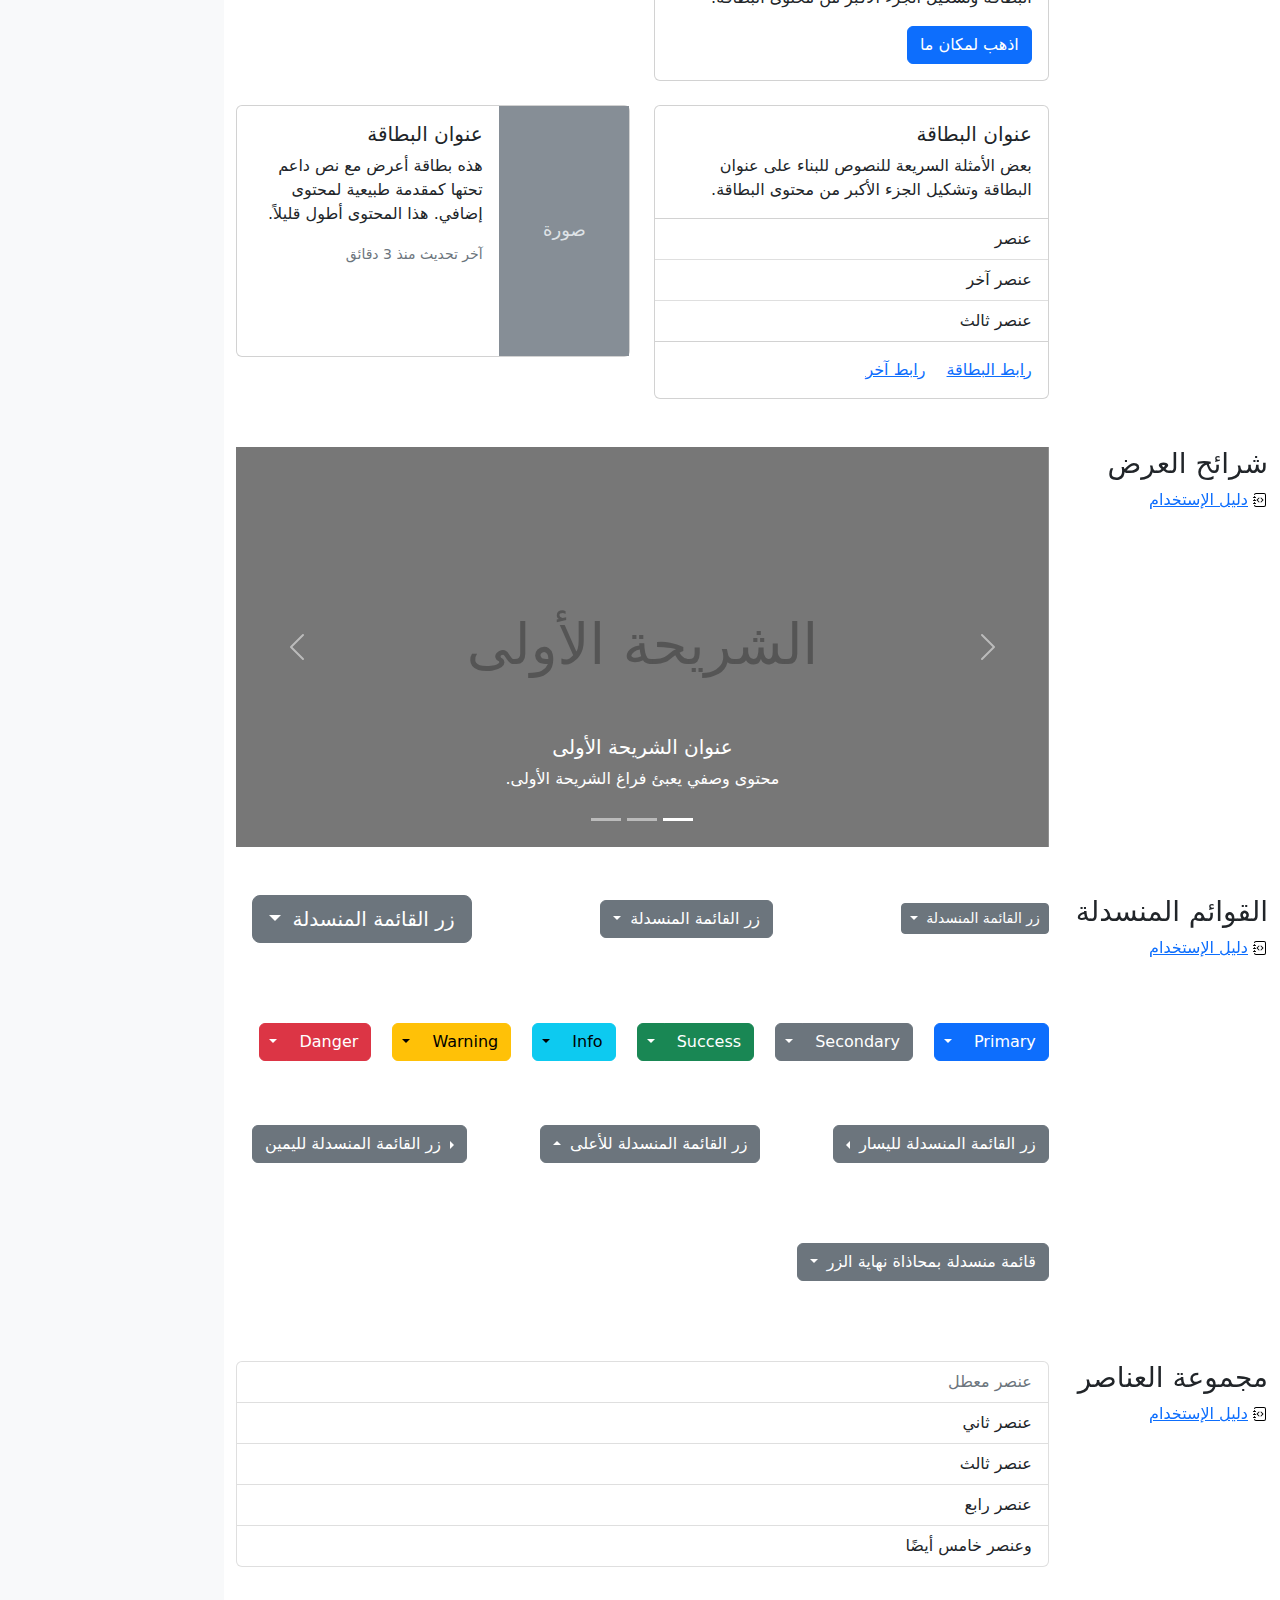
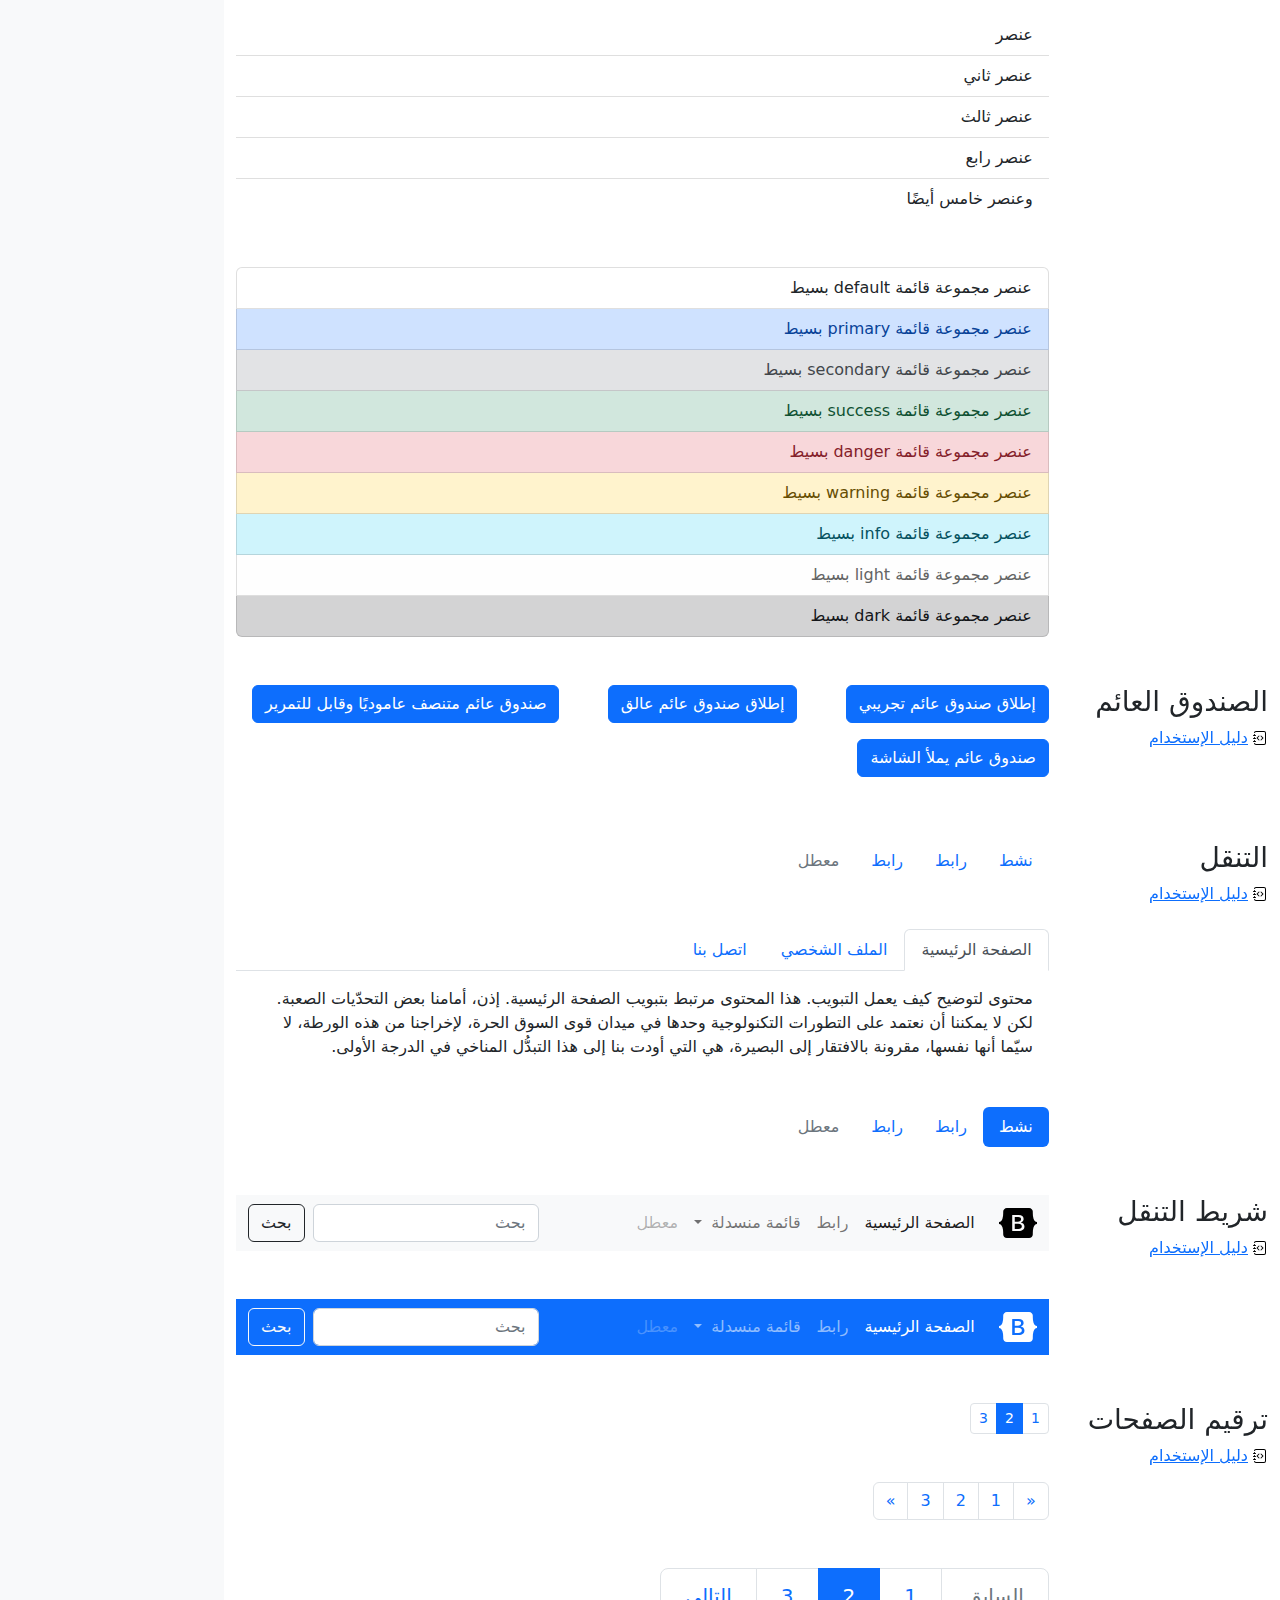
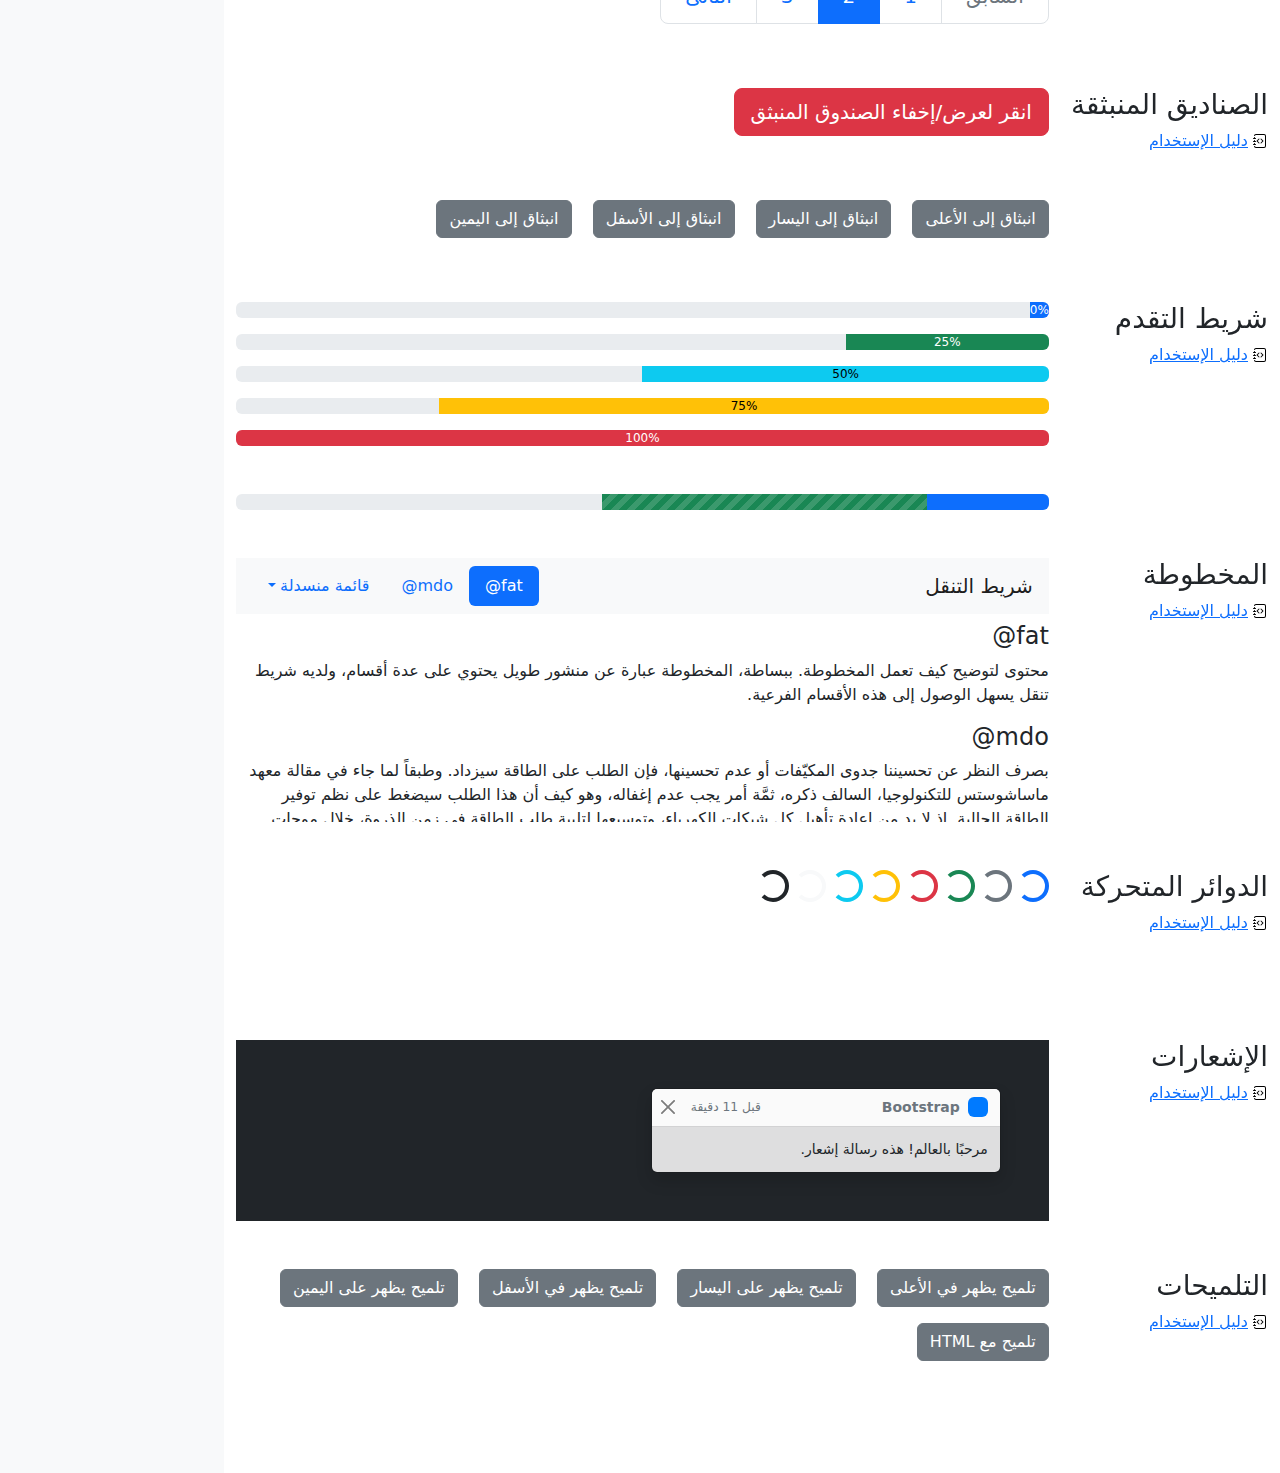
<file: examples/cheatsheet-rtl/index.html>
<!doctype html>
<html lang="ar" dir="rtl">
  <head>
    <meta charset="utf-8">
    <meta name="viewport" content="width=device-width, initial-scale=1">
    <meta name="description" content="">
    <meta name="author" content="Mark Otto, Jacob Thornton, and Bootstrap contributors">
    <meta name="generator" content="Hugo 0.104.2">
    <title>ورقة الغش · Bootstrap v5.2</title>

    <link rel="canonical" href="https://getbootstrap.com/docs/5.2/examples/cheatsheet-rtl/">

    

    

<link href="../assets/dist/css/bootstrap.rtl.min.css" rel="stylesheet">

    <style>
      .bd-placeholder-img {
        font-size: 1.125rem;
        text-anchor: middle;
        -webkit-user-select: none;
        -moz-user-select: none;
        user-select: none;
      }

      @media (min-width: 768px) {
        .bd-placeholder-img-lg {
          font-size: 3.5rem;
        }
      }

      .b-example-divider {
        height: 3rem;
        background-color: rgba(0, 0, 0, .1);
        border: solid rgba(0, 0, 0, .15);
        border-width: 1px 0;
        box-shadow: inset 0 .5em 1.5em rgba(0, 0, 0, .1), inset 0 .125em .5em rgba(0, 0, 0, .15);
      }

      .b-example-vr {
        flex-shrink: 0;
        width: 1.5rem;
        height: 100vh;
      }

      .bi {
        vertical-align: -.125em;
        fill: currentColor;
      }

      .nav-scroller {
        position: relative;
        z-index: 2;
        height: 2.75rem;
        overflow-y: hidden;
      }

      .nav-scroller .nav {
        display: flex;
        flex-wrap: nowrap;
        padding-bottom: 1rem;
        margin-top: -1px;
        overflow-x: auto;
        text-align: center;
        white-space: nowrap;
        -webkit-overflow-scrolling: touch;
      }
    </style>

    
    <!-- Custom styles for this template -->
    <link href="../cheatsheet/cheatsheet.rtl.css" rel="stylesheet">
  </head>
  <body class="bg-light">
    
<header class="bd-header bg-dark py-3 d-flex align-items-stretch border-bottom border-dark">
  <div class="container-fluid d-flex align-items-center">
    <h1 class="d-flex align-items-center fs-4 text-white mb-0">
      <img src="../assets/brand/bootstrap-logo-white.svg" width="38" height="30" class="me-3" alt="Bootstrap">
      ورقة الغش
    </h1>
    <a href="../examples/cheatsheet/" class="ms-auto link-light" hreflang="en">جدول بيانات LTR</a>
  </div>
</header>
<aside class="bd-aside sticky-xl-top text-muted align-self-start mb-3 mb-xl-5 px-2">
  <h2 class="h6 pt-4 pb-3 mb-4 border-bottom">على هذه الصفحة</h2>
  <nav class="small" id="toc">
    <ul class="list-unstyled">
      <li class="my-2">
        <button class="btn d-inline-flex align-items-center collapsed border-0" data-bs-toggle="collapse" aria-expanded="false" data-bs-target="#contents-collapse" aria-controls="contents-collapse">المحتوى</button>
        <ul class="list-unstyled ps-3 collapse" id="contents-collapse">
          <li><a class="d-inline-flex align-items-center rounded text-decoration-none" href="#typography">النصوص</a></li>
          <li><a class="d-inline-flex align-items-center rounded text-decoration-none" href="#images">الصور</a></li>
          <li><a class="d-inline-flex align-items-center rounded text-decoration-none" href="#tables">الجداول</a></li>
          <li><a class="d-inline-flex align-items-center rounded text-decoration-none" href="#figures">النماذج البيانية</a></li>
        </ul>
      </li>
      <li class="my-2">
        <button class="btn d-inline-flex align-items-center collapsed border-0" data-bs-toggle="collapse" aria-expanded="false" data-bs-target="#forms-collapse" aria-controls="forms-collapse">النماذج</button>
        <ul class="list-unstyled ps-3 collapse" id="forms-collapse">
          <li><a class="d-inline-flex align-items-center rounded text-decoration-none" href="#overview">نظرة عامة</a></li>
          <li><a class="d-inline-flex align-items-center rounded text-decoration-none" href="#disabled-forms">الحقول المعطلة</a></li>
          <li><a class="d-inline-flex align-items-center rounded text-decoration-none" href="#sizing">الأحجام</a></li>
          <li><a class="d-inline-flex align-items-center rounded text-decoration-none" href="#input-group">مجموعة الإدخال</a></li>
          <li><a class="d-inline-flex align-items-center rounded text-decoration-none" href="#floating-labels">الحقول ذوي العناوين العائمة</a></li>
          <li><a class="d-inline-flex align-items-center rounded text-decoration-none" href="#validation">التحقق</a></li>
        </ul>
      </li>
      <li class="my-2">
        <button class="btn d-inline-flex align-items-center collapsed border-0" data-bs-toggle="collapse" aria-expanded="false" data-bs-target="#components-collapse" aria-controls="components-collapse">مكونات</button>
        <ul class="list-unstyled ps-3 collapse" id="components-collapse">
          <li><a class="d-inline-flex align-items-center rounded text-decoration-none" href="#accordion">المطوية</a></li>
          <li><a class="d-inline-flex align-items-center rounded text-decoration-none" href="#alerts">الإنذارات</a></li>
          <li><a class="d-inline-flex align-items-center rounded text-decoration-none" href="#badge">الشارة</a></li>
          <li><a class="d-inline-flex align-items-center rounded text-decoration-none" href="#breadcrumb">مسار التنقل التفصيلي</a></li>
          <li><a class="d-inline-flex align-items-center rounded text-decoration-none" href="#buttons">الأزرار</a></li>
          <li><a class="d-inline-flex align-items-center rounded text-decoration-none" href="#button-group">مجموعة الأزرار</a></li>
          <li><a class="d-inline-flex align-items-center rounded text-decoration-none" href="#card">البطاقة</a></li>
          <li><a class="d-inline-flex align-items-center rounded text-decoration-none" href="#carousel">شرائح العرض</a></li>
          <li><a class="d-inline-flex align-items-center rounded text-decoration-none" href="#dropdowns">القوائم المنسدلة</a></li>
          <li><a class="d-inline-flex align-items-center rounded text-decoration-none" href="#list-group">مجموعة العناصر</a></li>
          <li><a class="d-inline-flex align-items-center rounded text-decoration-none" href="#modal">الصندوق العائم</a></li>
          <li><a class="d-inline-flex align-items-center rounded text-decoration-none" href="#navs">التنقل</a></li>
          <li><a class="d-inline-flex align-items-center rounded text-decoration-none" href="#navbar">شريط التنقل</a></li>
          <li><a class="d-inline-flex align-items-center rounded text-decoration-none" href="#pagination">ترقيم الصفحات</a></li>
          <li><a class="d-inline-flex align-items-center rounded text-decoration-none" href="#popovers">الصناديق المنبثقة</a></li>
          <li><a class="d-inline-flex align-items-center rounded text-decoration-none" href="#progress">شريط التقدم</a></li>
          <li><a class="d-inline-flex align-items-center rounded text-decoration-none" href="#scrollspy">المخطوطة</a></li>
          <li><a class="d-inline-flex align-items-center rounded text-decoration-none" href="#spinners">الدوائر المتحركة</a></li>
          <li><a class="d-inline-flex align-items-center rounded text-decoration-none" href="#toasts">الإشعارات</a></li>
          <li><a class="d-inline-flex align-items-center rounded text-decoration-none" href="#tooltips">التلميحات</a></li>
        </ul>
      </li>
    </ul>
  </nav>
</aside>
<div class="bd-cheatsheet container-fluid bg-body">
  <section id="content">
    <h2 class="sticky-xl-top fw-bold pt-3 pt-xl-5 pb-2 pb-xl-3">المحتوى</h2>

    <article class="my-3" id="typography">
      <div class="bd-heading sticky-xl-top align-self-start mt-5 mb-3 mt-xl-0 mb-xl-2">
        <h3>النصوص</h3>
        <a class="d-flex align-items-center" hreflang="en" href="../content/typography/">دليل الإستخدام</a>
      </div>

      <div>
        <div class="bd-example-snippet bd-code-snippet"><div class="bd-example">
        <p class="display-1">العرض 1</p>
        <p class="display-2">العرض 2</p>
        <p class="display-3">العرض 3</p>
        <p class="display-4">العرض 4</p>
        <p class="display-5">العرض 5</p>
        <p class="display-6">العرض 6</p>
        </div></div>


        <div class="bd-example-snippet bd-code-snippet"><div class="bd-example">
        <p class="h1">عنوان 1</p>
        <p class="h2">عنوان 2</p>
        <p class="h3">عنوان 3</p>
        <p class="h4">عنوان 4</p>
        <p class="h5">عنوان 5</p>
        <p class="h6">عنوان 6</p>
        </div></div>


        <div class="bd-example-snippet bd-code-snippet"><div class="bd-example">
        <p class="lead">
          هذه قطعة إملائية متميزة، فهي مصممة لتكون بارزة من بين القطع الإملائية الأخرى.
        </p>
        </div></div>


        <div class="bd-example-snippet bd-code-snippet"><div class="bd-example">
        <p>يمكنك استخدام تصنيف mark <mark>لتحديد</mark> نص.</p>
        <p><del>من المفترض أن يتم التعامل مع هذا السطر كنص محذوف.</del></p>
        <p><s>من المفترض أن يتم التعامل مع هذا السطر على أنه لم يعد دقيقًا.</s></p>
        <p><ins>من المفترض أن يتم التعامل مع هذا السطر كإضافة إلى المستند.</ins></p>
        <p><u>سيتم عرض النص في هذا السطر كما وتحته خط.</u></p>
        <p><small>من المفترض أن يتم التعامل مع هذا السطر على أنه يحوي تفاصيل صغيرة.</small></p>
        <p><strong>هذا السطر يحوي نص عريض.</strong></p>
        <p><em>هذا السطر يحوي نص مائل.</em></p>
        </div></div>


        <div class="bd-example-snippet bd-code-snippet"><div class="bd-example">
        <hr>
        </div></div>


        <div class="bd-example-snippet bd-code-snippet"><div class="bd-example">
        <blockquote class="blockquote">
          <p>إقتباس مبهر، موضوع في عنصر blockquote</p>
          <footer class="blockquote-footer">شخص مشهور في <cite title= "عنوان المصدر"> عنوان المصدر </cite></footer>
        </blockquote>
        </div></div>


        <div class="bd-example-snippet bd-code-snippet"><div class="bd-example">
        <ul class="list-unstyled">
          <li>هذه قائمة عناصر.</li>
          <li>بالرغم من أنها مصممة كي لا تظهر كذلك.</li>
          <li>إلا أنها مجهزة كـ قائمة خلف الكواليس</li>
          <li>هذا التصميم ينطبق فقد على القائمة الرئيسية</li>
          <li>القوائم الفرعية
            <ul>
              <li>لا تتأثر بهذا التصميم</li>
              <li>فهي تظهر عليها علامات الترقيم</li>
              <li>وتحتوي على مساحة فارغة بجوارها</li>
            </ul>
          </li>
          <li>قد يكون هذا التصميم مفيدًا في بعض الأحيان.</li>
        </ul>
        </div></div>


        <div class="bd-example-snippet bd-code-snippet"><div class="bd-example">
        <ul class="list-inline">
          <li class="list-inline-item">هذا عنصر في قائمة.</li>
          <li class="list-inline-item">وهذا أيضًا.</li>
          <li class="list-inline-item">لكنهم يظهرون متجاورين.</li>
        </ul>
        </div></div>

      </div>
    </article>
    <article class="my-3" id="images">
      <div class="bd-heading sticky-xl-top align-self-start mt-5 mb-3 mt-xl-0 mb-xl-2">
        <h3>الصور</h3>
        <a class="d-flex align-items-center" hreflang="en" href="../content/images/">دليل الإستخدام</a>
      </div>

      <div>
        <div class="bd-example-snippet bd-code-snippet"><div class="bd-example">
        <svg class="bd-placeholder-img bd-placeholder-img-lg img-fluid" width="100%" height="250" xmlns="http://www.w3.org/2000/svg" role="img" aria-label="Placeholder: صورة مستجيبة" preserveAspectRatio="xMidYMid slice" focusable="false"><title>Placeholder</title><rect width="100%" height="100%" fill="#868e96"/><text x="50%" y="50%" fill="#dee2e6" dy=".3em">صورة مستجيبة</text></svg>

        </div></div>


        <div class="bd-example-snippet bd-code-snippet"><div class="bd-example">
        <svg class="bd-placeholder-img img-thumbnail" width="200" height="200" xmlns="http://www.w3.org/2000/svg" role="img" aria-label="صورة عنصر نائب مربع عام مع حدود بيضاء حولها ، مما يجعلها تشبه صورة تم التقاطها بكاميرا فورية قديمة: 200x200" preserveAspectRatio="xMidYMid slice" focusable="false"><title>صورة عنصر نائب مربع عام مع حدود بيضاء حولها ، مما يجعلها تشبه صورة تم التقاطها بكاميرا فورية قديمة</title><rect width="100%" height="100%" fill="#868e96"/><text x="50%" y="50%" fill="#dee2e6" dy=".3em">200x200</text></svg>

        </div></div>

      </div>
    </article>
    <article class="my-3" id="tables">
      <div class="bd-heading sticky-xl-top align-self-start mt-5 mb-3 mt-xl-0 mb-xl-2">
        <h3>الجداول</h3>
        <a class="d-flex align-items-center" hreflang="en" href="../content/tables/">دليل الإستخدام</a>
      </div>

      <div>
        <div class="bd-example-snippet bd-code-snippet"><div class="bd-example">
        <table class="table table-striped">
          <thead>
          <tr>
            <th scope="col">#</th>
            <th scope="col">الاسم الاول</th>
            <th scope="col">الكنية</th>
            <th scope="col">الاسم المستعار</th>
          </tr>
          </thead>
          <tbody>
          <tr>
            <th scope="row">1</th>
            <td>Mark</td>
            <td>Otto</td>
            <td><bdo lang="en" dir="ltr">@mdo</bdo></td>
          </tr>
          <tr>
            <th scope="row">2</th>
            <td>Jacob</td>
            <td>Thornton</td>
            <td><bdo lang="en" dir="ltr">@fat</bdo></td>
          </tr>
          <tr>
            <th scope="row">3</th>
            <td colspan="2">Larry the Bird</td>
            <td><bdo lang="en" dir="ltr">@twitter</bdo></td>
          </tr>
          </tbody>
        </table>
        </div></div>


        <div class="bd-example-snippet bd-code-snippet"><div class="bd-example">
        <table class="table table-dark table-borderless">
          <thead>
          <tr>
            <th scope="col">#</th>
            <th scope="col">الاسم الاول</th>
            <th scope="col">الكنية</th>
            <th scope="col">الاسم المستعار</th>
          </tr>
          </thead>
          <tbody>
          <tr>
            <th scope="row">1</th>
            <td>Mark</td>
            <td>Otto</td>
            <td><bdo lang="en" dir="ltr">@mdo</bdo></td>
          </tr>
          <tr>
            <th scope="row">2</th>
            <td>Jacob</td>
            <td>Thornton</td>
            <td><bdo lang="en" dir="ltr">@fat</bdo></td>
          </tr>
          <tr>
            <th scope="row">3</th>
            <td colspan="2">Larry the Bird</td>
            <td><bdo lang="en" dir="ltr">@twitter</bdo></td>
          </tr>
          </tbody>
        </table>
        </div></div>


        <div class="bd-example-snippet bd-code-snippet"><div class="bd-example">
        <table class="table table-hover">
          <thead>
          <tr>
            <th scope="col">Class</th>
            <th scope="col">عنوان</th>
            <th scope="col">عنوان</th>
          </tr>
          </thead>
          <tbody>
          <tr>
            <th scope="row">Default</th>
            <td>خلية</td>
            <td>خلية</td>
          </tr>
          
          <tr class="table-primary">
            <th scope="row">Primary</th>
            <td>خلية</td>
            <td>خلية</td>
          </tr>
          <tr class="table-secondary">
            <th scope="row">Secondary</th>
            <td>خلية</td>
            <td>خلية</td>
          </tr>
          <tr class="table-success">
            <th scope="row">Success</th>
            <td>خلية</td>
            <td>خلية</td>
          </tr>
          <tr class="table-danger">
            <th scope="row">Danger</th>
            <td>خلية</td>
            <td>خلية</td>
          </tr>
          <tr class="table-warning">
            <th scope="row">Warning</th>
            <td>خلية</td>
            <td>خلية</td>
          </tr>
          <tr class="table-info">
            <th scope="row">Info</th>
            <td>خلية</td>
            <td>خلية</td>
          </tr>
          <tr class="table-light">
            <th scope="row">Light</th>
            <td>خلية</td>
            <td>خلية</td>
          </tr>
          <tr class="table-dark">
            <th scope="row">Dark</th>
            <td>خلية</td>
            <td>خلية</td>
          </tr>
          </tbody>
        </table>
        </div></div>


        <div class="bd-example-snippet bd-code-snippet"><div class="bd-example">
        <table class="table table-sm table-bordered">
          <thead>
          <tr>
            <th scope="col">#</th>
            <th scope="col">الاسم الاول</th>
            <th scope="col">الكنية</th>
            <th scope="col">الاسم المستعار</th>
          </tr>
          </thead>
          <tbody>
          <tr>
            <th scope="row">1</th>
            <td>Mark</td>
            <td>Otto</td>
            <td><bdo lang="en" dir="ltr">@mdo</bdo></td>
          </tr>
          <tr>
            <th scope="row">2</th>
            <td>Jacob</td>
            <td>Thornton</td>
            <td><bdo lang="en" dir="ltr">@fat</bdo></td>
          </tr>
          <tr>
            <th scope="row">3</th>
            <td colspan="2">Larry the Bird</td>
            <td><bdo lang="en" dir="ltr">@twitter</bdo></td>
          </tr>
          </tbody>
        </table>
        </div></div>

      </div>
    </article>
    <article class="my-3" id="figures">
      <div class="bd-heading sticky-xl-top align-self-start mt-5 mb-3 mt-xl-0 mb-xl-2">
        <h3>النماذج البيانية</h3>
        <a class="d-flex align-items-center" hreflang="en" href="../content/figures/">دليل الإستخدام</a>
      </div>

      <div>
        <div class="bd-example-snippet bd-code-snippet"><div class="bd-example">
        <figure class="figure">
          <svg class="bd-placeholder-img figure-img img-fluid rounded" width="400" height="300" xmlns="http://www.w3.org/2000/svg" role="img" aria-label="Placeholder: 400x300" preserveAspectRatio="xMidYMid slice" focusable="false"><title>Placeholder</title><rect width="100%" height="100%" fill="#868e96"/><text x="50%" y="50%" fill="#dee2e6" dy=".3em">400x300</text></svg>

          <figcaption class="figure-caption">شرح للصورة أعلاه.</figcaption>
        </figure>
        </div></div>

      </div>
    </article>
  </section>

  <section id="forms">
    <h2 class="sticky-xl-top fw-bold pt-3 pt-xl-5 pb-2 pb-xl-3">النماذج</h2>

    <article class="my-3" id="overview">
      <div class="bd-heading sticky-xl-top align-self-start mt-5 mb-3 mt-xl-0 mb-xl-2">
        <h3>نظرة عامة</h3>
        <a class="d-flex align-items-center" hreflang="en" href="../forms/overview/">دليل الإستخدام</a>
      </div>

      <div>
        <div class="bd-example-snippet bd-code-snippet"><div class="bd-example">
        <form>
          <div class="mb-3">
            <label for="exampleInputEmail1" class="form-label">البريد الإلكتروني</label>
            <input type="email" class="form-control" id="exampleInputEmail1" aria-describedby="emailHelp">
            <div id="emailHelp" class="form-text">لن نقوم بمشاركة بريدك الإلكتروني مع أي شخص آخر.</div>
          </div>
          <div class="mb-3">
            <label for="exampleInputPassword1" class="form-label">كلمة السر</label>
            <input type="password" class="form-control" id="exampleInputPassword1">
          </div>
          <div class="mb-3">
            <label for="exampleSelect" class="form-label">قائمة اختيار</label>
            <select class="form-select" id="exampleSelect">
              <option selected>افتح قائمة الاختيار هذه</option>
              <option value="1">واحد</option>
              <option value="2">اثنان</option>
              <option value="3">ثلاثة</option>
            </select>
          </div>
          <div class="mb-3 form-check">
            <input type="checkbox" class="form-check-input" id="exampleCheck1">
            <label class="form-check-label" for="exampleCheck1">اخترني</label>
          </div>
          <fieldset class="mb-3">
            <legend>أزرار الاختيار الأحادي</legend>
            <div class="form-check">
              <input type="radio" name="radios" class="form-check-input" id="exampleRadio1" checked>
              <label class="form-check-label" for="exampleRadio1">الخيار الافتراضي</label>
            </div>
            <div class="mb-3 form-check">
              <input type="radio" name="radios" class="form-check-input" id="exampleRadio2">
              <label class="form-check-label" for="exampleRadio2">خيار آخر</label>
            </div>
          </fieldset>
          <div class="mb-3">
            <label class="form-label" for="customFile">رفع</label>
            <input type="file" class="form-control" id="customFile">
          </div>
          <div class="mb-3 form-check form-switch">
            <input class="form-check-input" type="checkbox" role="switch" id="flexSwitchCheckChecked" checked>
            <label class="form-check-label" for="flexSwitchCheckChecked">زر على شكل مفتاح اختيار.</label>
          </div>
          <div class="mb-3">
            <label for="customRange3" class="form-label">مثال على حقل اختيار نطاقي</label>
            <input type="range" class="form-range" min="0" max="5" step="0.5" id="customRange3">
          </div>
          <button type="submit" class="btn btn-primary">إرسال</button>
        </form>
        </div></div>

      </div>
    </article>
    <article class="my-3" id="disabled-forms">
      <div class="bd-heading sticky-xl-top align-self-start mt-5 mb-3 mt-xl-0 mb-xl-2">
        <h3>الحقول المعطلة</h3>
        <a class="d-flex align-items-center" hreflang="en" href="../forms/overview/#disabled-forms">دليل الإستخدام</a>
      </div>

      <div>
        <div class="bd-example-snippet bd-code-snippet"><div class="bd-example">
        <form>
          <fieldset disabled aria-label="مثال على مجموعة الحقول المعطلة">
            <div class="mb-3">
              <label for="disabledTextInput" class="form-label">حقل إدخال معطل</label>
              <input type="text" id="disabledTextInput" class="form-control" placeholder="حقل إدخال معطل">
            </div>
            <div class="mb-3">
              <label for="disabledSelect" class="form-label">قائمة اختيار معطلة</label>
              <select id="disabledSelect" class="form-select">
                <option>خيار معطل</option>
              </select>
            </div>
            <div class="mb-3">
              <div class="form-check">
                <input class="form-check-input" type="checkbox" id="disabledFieldsetCheck" disabled>
                <label class="form-check-label" for="disabledFieldsetCheck">
                  زر اختيار معطل
                </label>
              </div>
            </div>
            <fieldset class="mb-3">
              <legend>أزرار اختيار أحادي معطلين</legend>
              <div class="form-check">
                <input type="radio" name="radios" class="form-check-input" id="disabledRadio1" disabled>
                <label class="form-check-label" for="disabledRadio1">خيار معطل</label>
              </div>
              <div class="mb-3 form-check">
                <input type="radio" name="radios" class="form-check-input" id="disabledRadio2" disabled>
                <label class="form-check-label" for="disabledRadio2">خيار آخر معطل</label>
              </div>
            </fieldset>
            <div class="mb-3">
              <label class="form-label" for="disabledCustomFile">رفع معطل</label>
              <input type="file" class="form-control" id="disabledCustomFile" disabled>
            </div>
            <div class="mb-3 form-check form-switch">
              <input class="form-check-input" type="checkbox" role="switch" id="disabledSwitchCheckChecked" checked disabled>
              <label class="form-check-label" for="disabledSwitchCheckChecked">زر معطل على شكل مفتاح اختيار.</label>
            </div>
            <div class="mb-3">
              <label for="disabledRange" class="form-label">حقل اختيار نطاقي معطل</label>
              <input type="range" class="form-range" min="0" max="5" step="0.5" id="disabledRange">
            </div>
            <button type="submit" class="btn btn-primary">إرسال</button>
          </fieldset>
        </form>
        </div></div>

      </div>
    </article>
    <article class="my-3" id="sizing">
      <div class="bd-heading sticky-xl-top align-self-start mt-5 mb-3 mt-xl-0 mb-xl-2">
        <h3>الأحجام</h3>
        <a class="d-flex align-items-center" hreflang="en" href="../forms/form-control/#sizing">دليل الإستخدام</a>
      </div>

      <div>
        <div class="bd-example-snippet bd-code-snippet"><div class="bd-example">
        <div class="mb-3">
          <input class="form-control form-control-lg" type="text" placeholder="حقل إدخال كبير" aria-label=".form-control-lg مثال">
        </div>
        <div class="mb-3">
          <select class="form-select form-select-lg" aria-label=".form-select-lg مثال">
            <option selected>افتح قائمة الاختيار هذه</option>
            <option value="1">واحد</option>
            <option value="2">اثنان</option>
            <option value="3">ثلاثة</option>
          </select>
        </div>
        <div class="mb-3">
          <input type="file" class="form-control form-control-lg" aria-label="مثال على إدخال ملف كبير">
        </div>
        </div></div>


        <div class="bd-example-snippet bd-code-snippet"><div class="bd-example">
        <div class="mb-3">
          <input class="form-control form-control-sm" type="text" placeholder="حقل إدخال صغير" aria-label=".form-control-sm مثال">
        </div>
        <div class="mb-3">
          <select class="form-select form-select-sm" aria-label=".form-select-sm مثال">
            <option selected>افتح قائمة الاختيار هذه</option>
            <option value="1">واحد</option>
            <option value="2">اثنان</option>
            <option value="3">ثلاثة</option>
          </select>
        </div>
        <div class="mb-3">
          <input type="file" class="form-control form-control-sm" aria-label="مثال على إدخال ملف صغير">
        </div>
        </div></div>

      </div>
    </article>
    <article class="my-3" id="input-group">
      <div class="bd-heading sticky-xl-top align-self-start mt-5 mb-3 mt-xl-0 mb-xl-2">
        <h3>مجموعة الإدخال</h3>
        <a class="d-flex align-items-center" hreflang="en" href="../forms/input-group/">دليل الإستخدام</a>
      </div>

      <div>
        <div class="bd-example-snippet bd-code-snippet"><div class="bd-example">
        <div class="input-group mb-3">
          <span class="input-group-text" id="basic-addon1">أنا اسمي</span>
          <input type="text" class="form-control" placeholder="فلان الفلاني" aria-label="الاسم" aria-describedby="basic-addon1">
        </div>
        <div class="input-group mb-3">
          <input type="text" class="form-control" placeholder="أنا أحب الكعك والقهوة" aria-label="الطعام المفضل" aria-describedby="basic-addon2">
          <span class="input-group-text" id="basic-addon2">وغيرها</span>
        </div>
        <label for="basic-url" class="form-label">عنوان حسابك الشخصي</label>
        <div class="input-group mb-3">
          <input type="text" class="form-control" id="basic-url" aria-describedby="basic-addon3">
          <span class="input-group-text" id="basic-addon3"><bdo lang="en" dir="ltr">https://example.com/users/</bdo></span>
        </div>
        <div class="input-group mb-3">
          <span class="input-group-text"><bdo lang="en" dir="ltr">.00</bdo></span>
          <input type="text" class="form-control" aria-label="المبلغ (لأقرب دولار)">
          <span class="input-group-text">$</span>
        </div>
        <div class="input-group">
          <span class="input-group-text">مع textarea</span>
          <textarea class="form-control" aria-label="مع textarea"></textarea>
        </div>
        </div></div>

      </div>
    </article>
    <article class="my-3" id="floating-labels">
      <div class="bd-heading sticky-xl-top align-self-start mt-5 mb-3 mt-xl-0 mb-xl-2">
        <h3>الحقول ذوي العناوين العائمة</h3>
        <a class="d-flex align-items-center" href="../forms/floating-labels/">دليل الإستخدام</a>
      </div>

      <div>
        <div class="bd-example-snippet bd-code-snippet"><div class="bd-example">
        <form>
          <div class="form-floating mb-3">
            <input type="email" class="form-control" id="floatingInput" placeholder="name@example.com">
            <label for="floatingInput">البريد الالكتروني</label>
          </div>
          <div class="form-floating">
            <input type="password" class="form-control" id="floatingPassword" placeholder="كلمة السر">
            <label for="floatingPassword">كلمة السر</label>
          </div>
        </form>
        </div></div>

      </div>
    </article>
    <article class="my-3" id="validation">
      <div class="bd-heading sticky-xl-top align-self-start mt-5 mb-3 mt-xl-0 mb-xl-2">
        <h3>التحقق</h3>
        <a class="d-flex align-items-center" hreflang="en" href="../forms/validation/">دليل الإستخدام</a>
      </div>

      <div>
        <div class="bd-example-snippet bd-code-snippet"><div class="bd-example">
        <form class="row g-3">
          <div class="col-md-4">
            <label for="validationServer01" class="form-label">الاسم الاول</label>
            <input type="text" class="form-control is-valid" id="validationServer01" value="Mark" required>
            <div class="valid-feedback">
              يبدو صحيحًا!
            </div>
          </div>
          <div class="col-md-4">
            <label for="validationServer02" class="form-label">الكنية</label>
            <input type="text" class="form-control is-valid" id="validationServer02" value="Otto" required>
            <div class="valid-feedback">
              يبدو صحيحًا!
            </div>
          </div>
          <div class="col-md-4">
            <label for="validationServerUsername" class="form-label">اسم المستخدم</label>
            <div class="input-group has-validation">
              <input type="text" class="form-control is-invalid" id="validationServerUsername" aria-describedby="inputGroupPrepend3" required>
              <span class="input-group-text" id="inputGroupPrepend3">@</span>
              <div class="invalid-feedback">
                يرجى اختيار اسم مستخدم.
              </div>
            </div>
          </div>
          <div class="col-md-6">
            <label for="validationServer03" class="form-label">مدينة</label>
            <input type="text" class="form-control is-invalid" id="validationServer03" required>
            <div class="invalid-feedback">
              يرجى إدخال مدينة صحيحة.
            </div>
          </div>
          <div class="col-md-3">
            <label for="validationServer04" class="form-label">حالة</label>
            <select class="form-select is-invalid" id="validationServer04" required>
              <option selected disabled value="">اختر...</option>
              <option>...</option>
            </select>
            <div class="invalid-feedback">
              يرجى اختيار ولاية صحيحة.
            </div>
          </div>
          <div class="col-md-3">
            <label for="validationServer05" class="form-label">الرمز البريدي</label>
            <input type="text" class="form-control is-invalid" id="validationServer05" required>
            <div class="invalid-feedback">
              يرجى إدخال رمز بريدي صحيح.
            </div>
          </div>
          <div class="col-12">
            <div class="form-check">
              <input class="form-check-input is-invalid" type="checkbox" value="" id="invalidCheck3" required>
              <label class="form-check-label" for="invalidCheck3">
                أوافق على الشروط والأحكام
              </label>
              <div class="invalid-feedback">
                تجب الموافقة قبل إرسال النموذج.
              </div>
            </div>
          </div>
          <div class="col-12">
            <button class="btn btn-primary" type="submit">إرسال النموذج</button>
          </div>
        </form>
        </div></div>

      </div>
    </article>
  </section>

  <section id="components">
    <h2 class="sticky-xl-top fw-bold pt-3 pt-xl-5 pb-2 pb-xl-3">العناصر</h2>

    <article class="my-3" id="accordion">
      <div class="bd-heading sticky-xl-top align-self-start mt-5 mb-3 mt-xl-0 mb-xl-2">
        <h3>المطوية</h3>
        <a class="d-flex align-items-center" hreflang="en" href="../components/accordion/">دليل الإستخدام</a>
      </div>

      <div>
        <div class="bd-example-snippet bd-code-snippet"><div class="bd-example">
        <div class="accordion" id="accordionExample">
          <div class="accordion-item">
            <h4 class="accordion-header" id="headingOne">
              <button class="accordion-button" type="button" data-bs-toggle="collapse" data-bs-target="#collapseOne" aria-expanded="true" aria-controls="collapseOne">
                عنصر المطوية الأول
              </button>
            </h4>
            <div id="collapseOne" class="accordion-collapse collapse show" aria-labelledby="headingOne" data-bs-parent="#accordionExample">
              <div class="accordion-body">
                <strong>هذا هو محتوى عنصر المطوية الأول.</strong> سيكون المحتوى مخفيًا بشكل إفتراضي حتى يقوم Bootstrap بإضافة الكلاسات اللازمة لكل عنصر في المطوية. هذه الكلاسات تتحكم بالمظهر العام ووتتحكم أيضا بإظهار وإخفاء أقسام المطوية عبر حركات CSS الإنتقالية. يمكنك تعديل أي من هذه عبر كلاسات CSS خاصة بك، او عبر تغيير القيم الإفتراضية المقدمة من Bootstrap. من الجدير بالذكر أنه يمكن وضع أي كود HTML هنا، ولكن الحركة الإنتقالية قد تحد من الoverflow.
              </div>
            </div>
          </div>
          <div class="accordion-item">
            <h4 class="accordion-header" id="headingTwo">
              <button class="accordion-button collapsed" type="button" data-bs-toggle="collapse" data-bs-target="#collapseTwo" aria-expanded="false" aria-controls="collapseTwo">
                عنصر المطوية الثاني
              </button>
            </h4>
            <div id="collapseTwo" class="accordion-collapse collapse" aria-labelledby="headingTwo" data-bs-parent="#accordionExample">
              <div class="accordion-body">
                <strong>هذا هو محتوى عنصر المطوية الثاني.</strong> سيكون المحتوى مخفيًا بشكل إفتراضي حتى يقوم Bootstrap بإضافة الكلاسات اللازمة لكل عنصر في المطوية. هذه الكلاسات تتحكم بالمظهر العام ووتتحكم أيضا بإظهار وإخفاء أقسام المطوية عبر حركات CSS الإنتقالية. يمكنك تعديل أي من هذه عبر كلاسات CSS خاصة بك، او عبر تغيير القيم الإفتراضية المقدمة من Bootstrap. من الجدير بالذكر أنه يمكن وضع أي كود HTML هنا، ولكن الحركة الإنتقالية قد تحد من الoverflow.
              </div>
            </div>
          </div>
          <div class="accordion-item">
            <h4 class="accordion-header" id="headingThree">
              <button class="accordion-button collapsed" type="button" data-bs-toggle="collapse" data-bs-target="#collapseThree" aria-expanded="false" aria-controls="collapseThree">
                عنصر المطوية الثالث
              </button>
            </h4>
            <div id="collapseThree" class="accordion-collapse collapse" aria-labelledby="headingThree" data-bs-parent="#accordionExample">
              <div class="accordion-body">
                <strong>هذا هو محتوى عنصر المطوية الثالث.</strong> سيكون المحتوى مخفيًا بشكل إفتراضي حتى يقوم Bootstrap بإضافة الكلاسات اللازمة لكل عنصر في المطوية. هذه الكلاسات تتحكم بالمظهر العام ووتتحكم أيضا بإظهار وإخفاء أقسام المطوية عبر حركات CSS الإنتقالية. يمكنك تعديل أي من هذه عبر كلاسات CSS خاصة بك، او عبر تغيير القيم الإفتراضية المقدمة من Bootstrap. من الجدير بالذكر أنه يمكن وضع أي كود HTML هنا، ولكن الحركة الإنتقالية قد تحد من الoverflow.
              </div>
            </div>
          </div>
        </div>
        </div></div>

      </div>
    </article>
    <article class="my-3" id="alerts">
      <div class="bd-heading sticky-xl-top align-self-start mt-5 mb-3 mt-xl-0 mb-xl-2">
        <h3>الإنذارات</h3>
        <a class="d-flex align-items-center" hreflang="en" href="../components/alerts/">دليل الإستخدام</a>
      </div>

      <div>
        <div class="bd-example-snippet bd-code-snippet"><div class="bd-example">
        
        <div class="alert alert-primary alert-dismissible fade show" role="alert">
          تنبيه primary بسيط مع <a href="#" class="alert-link">رابط مثال</a>. أعطها نقرة إذا أردت.
          <button type="button" class="btn-close" data-bs-dismiss="alert" aria-label="قريب"></button>
        </div>
        <div class="alert alert-secondary alert-dismissible fade show" role="alert">
          تنبيه secondary بسيط مع <a href="#" class="alert-link">رابط مثال</a>. أعطها نقرة إذا أردت.
          <button type="button" class="btn-close" data-bs-dismiss="alert" aria-label="قريب"></button>
        </div>
        <div class="alert alert-success alert-dismissible fade show" role="alert">
          تنبيه success بسيط مع <a href="#" class="alert-link">رابط مثال</a>. أعطها نقرة إذا أردت.
          <button type="button" class="btn-close" data-bs-dismiss="alert" aria-label="قريب"></button>
        </div>
        <div class="alert alert-danger alert-dismissible fade show" role="alert">
          تنبيه danger بسيط مع <a href="#" class="alert-link">رابط مثال</a>. أعطها نقرة إذا أردت.
          <button type="button" class="btn-close" data-bs-dismiss="alert" aria-label="قريب"></button>
        </div>
        <div class="alert alert-warning alert-dismissible fade show" role="alert">
          تنبيه warning بسيط مع <a href="#" class="alert-link">رابط مثال</a>. أعطها نقرة إذا أردت.
          <button type="button" class="btn-close" data-bs-dismiss="alert" aria-label="قريب"></button>
        </div>
        <div class="alert alert-info alert-dismissible fade show" role="alert">
          تنبيه info بسيط مع <a href="#" class="alert-link">رابط مثال</a>. أعطها نقرة إذا أردت.
          <button type="button" class="btn-close" data-bs-dismiss="alert" aria-label="قريب"></button>
        </div>
        <div class="alert alert-light alert-dismissible fade show" role="alert">
          تنبيه light بسيط مع <a href="#" class="alert-link">رابط مثال</a>. أعطها نقرة إذا أردت.
          <button type="button" class="btn-close" data-bs-dismiss="alert" aria-label="قريب"></button>
        </div>
        <div class="alert alert-dark alert-dismissible fade show" role="alert">
          تنبيه dark بسيط مع <a href="#" class="alert-link">رابط مثال</a>. أعطها نقرة إذا أردت.
          <button type="button" class="btn-close" data-bs-dismiss="alert" aria-label="قريب"></button>
        </div>
        </div></div>


        <div class="bd-example-snippet bd-code-snippet"><div class="bd-example">
        <div class="alert alert-success" role="alert">
          <h4 class="alert-heading">أحسنت!</h4>
          <p>لقد نجحت في قراءة رسالة التنبيه المهمة هذه. سيتم تشغيل نص المثال هذا لفترة أطول قليلاً حتى تتمكن من رؤية كيفية عمل التباعد داخل التنبيه مع هذا النوع من المحتوى.</p>
          <hr>
          <p class="mb-0">كلما احتجت إلى ذلك ، تأكد من استخدام أدوات الهامش للحفاظ على الأشياء لطيفة ومرتبة.</p>
        </div>
        </div></div>

      </div>
    </article>
    <article class="my-3" id="badge">
      <div class="bd-heading sticky-xl-top align-self-start mt-5 mb-3 mt-xl-0 mb-xl-2">
        <h3>الشارة</h3>
        <a class="d-flex align-items-center" hreflang="en" href="../components/badge/">دليل الإستخدام</a>
      </div>

      <div>
        <div class="bd-example-snippet bd-code-snippet"><div class="bd-example">
        <p class="h1">مثال على عنوان <span class="badge bg-primary">جديد</span></p>
        <p class="h2">مثال على عنوان <span class="badge bg-secondary">جديد</span></p>
        <p class="h3">مثال على عنوان <span class="badge bg-success">جديد</span></p>
        <p class="h4">مثال على عنوان <span class="badge bg-danger">جديد</span></p>
        <p class="h5">مثال على عنوان <span class="badge text-bg-warning">جديد</span></p>
        <p class="h6">مثال على عنوان <span class="badge text-bg-info">جديد</span></p>
        <p class="h6">مثال على عنوان <span class="badge text-bg-light">جديد</span></p>
        <p class="h6">مثال على عنوان <span class="badge bg-dark">جديد</span></p>
        </div></div>


        <div class="bd-example-snippet bd-code-snippet"><div class="bd-example">
        
        <span class="badge rounded-pill bg-primary">Primary</span>
        <span class="badge rounded-pill bg-secondary">Secondary</span>
        <span class="badge rounded-pill bg-success">Success</span>
        <span class="badge rounded-pill bg-danger">Danger</span>
        <span class="badge rounded-pill text-bg-warning">Warning</span>
        <span class="badge rounded-pill text-bg-info">Info</span>
        <span class="badge rounded-pill text-bg-light">Light</span>
        <span class="badge rounded-pill bg-dark">Dark</span>
        </div></div>

      </div>
    </article>
    <article class="my-3" id="breadcrumb">
      <div class="bd-heading sticky-xl-top align-self-start mt-5 mb-3 mt-xl-0 mb-xl-2">
        <h3>مسار التنقل التفصيلي (فتات الخبز)</h3>
        <a class="d-flex align-items-center" hreflang="en" href="../components/breadcrumb/">دليل الإستخدام</a>
      </div>

      <div>
        <div class="bd-example-snippet bd-code-snippet"><div class="bd-example">
        <nav aria-label="فتات الخبز">
          <ol class="breadcrumb">
            <li class="breadcrumb-item"><a href="#">الصفحة الرئيسية</a></li>
            <li class="breadcrumb-item"><a href="#">المكتبة</a></li>
            <li class="breadcrumb-item active" aria-current="page">البيانات</li>
          </ol>
        </nav>
        </div></div>

      </div>
    </article>
    <article class="my-3" id="buttons">
      <div class="bd-heading sticky-xl-top align-self-start mt-5 mb-3 mt-xl-0 mb-xl-2">
        <h3>الأزرار</h3>
        <a class="d-flex align-items-center" hreflang="en" href="../components/buttons/">دليل الإستخدام</a>
      </div>

      <div>
        <div class="bd-example-snippet bd-code-snippet"><div class="bd-example">
        
        <button type="button" class="btn btn-primary">Primary</button>
        <button type="button" class="btn btn-secondary">Secondary</button>
        <button type="button" class="btn btn-success">Success</button>
        <button type="button" class="btn btn-danger">Danger</button>
        <button type="button" class="btn btn-warning">Warning</button>
        <button type="button" class="btn btn-info">Info</button>
        <button type="button" class="btn btn-light">Light</button>
        <button type="button" class="btn btn-dark">Dark</button>

        <button type="button" class="btn btn-link">رابط</button>
        </div></div>


        <div class="bd-example-snippet bd-code-snippet"><div class="bd-example">
        
        <button type="button" class="btn btn-outline-primary">Primary</button>
        <button type="button" class="btn btn-outline-secondary">Secondary</button>
        <button type="button" class="btn btn-outline-success">Success</button>
        <button type="button" class="btn btn-outline-danger">Danger</button>
        <button type="button" class="btn btn-outline-warning">Warning</button>
        <button type="button" class="btn btn-outline-info">Info</button>
        <button type="button" class="btn btn-outline-light">Light</button>
        <button type="button" class="btn btn-outline-dark">Dark</button>
        </div></div>


        <div class="bd-example-snippet bd-code-snippet"><div class="bd-example">
        <button type="button" class="btn btn-primary btn-sm">زر صغير</button>
        <button type="button" class="btn btn-primary">زر قياسي</button>
        <button type="button" class="btn btn-primary btn-lg">زر كبير</button>
        </div></div>

      </div>
    </article>
    <article class="my-3" id="button-group">
      <div class="bd-heading sticky-xl-top align-self-start mt-5 mb-3 mt-xl-0 mb-xl-2">
        <h3>مجموعة الأزرار</h3>
        <a class="d-flex align-items-center" hreflang="en" href="../components/button-group/">دليل الإستخدام</a>
      </div>

      <div>
        <div class="bd-example-snippet bd-code-snippet"><div class="bd-example">
        <div class="btn-toolbar" role="toolbar" aria-label="شريط أدوات مع مجموعات أزرار">
          <div class="btn-group me-2" role="group" aria-label="المجموعة الأولى">
            <button type="button" class="btn btn-secondary">1</button>
            <button type="button" class="btn btn-secondary">2</button>
            <button type="button" class="btn btn-secondary">3</button>
            <button type="button" class="btn btn-secondary">4</button>
          </div>
          <div class="btn-group me-2" role="group" aria-label="المجموعة الثانية">
            <button type="button" class="btn btn-secondary">5</button>
            <button type="button" class="btn btn-secondary">6</button>
            <button type="button" class="btn btn-secondary">7</button>
          </div>
          <div class="btn-group" role="group" aria-label="المجموعة الثالثة">
            <button type="button" class="btn btn-secondary">8</button>
          </div>
        </div>
        </div></div>

      </div>
    </article>
    <article class="my-3" id="card">
      <div class="bd-heading sticky-xl-top align-self-start mt-5 mb-3 mt-xl-0 mb-xl-2">
        <h3>البطاقة</h3>
        <a class="d-flex align-items-center" hreflang="en" href="../components/card/">دليل الإستخدام</a>
      </div>

      <div>
        <div class="bd-example-snippet bd-code-snippet"><div class="bd-example">
        <div class="row  row-cols-1 row-cols-md-2 g-4">
          <div class="col">
            <div class="card">
              <svg class="bd-placeholder-img card-img-top" width="100%" height="180" xmlns="http://www.w3.org/2000/svg" role="img" aria-label="Placeholder: غطاء الصورة" preserveAspectRatio="xMidYMid slice" focusable="false"><title>Placeholder</title><rect width="100%" height="100%" fill="#868e96"/><text x="50%" y="50%" fill="#dee2e6" dy=".3em">غطاء الصورة</text></svg>

              <div class="card-body">
                <h5 class="card-title">عنوان البطاقة</h5>
                <p class="card-text">بعض الأمثلة السريعة للنصوص للبناء على عنوان البطاقة وتشكيل الجزء الأكبر من محتوى البطاقة.</p>
                <a href="#" class="btn btn-primary">اذهب لمكان ما</a>
              </div>
            </div>
          </div>
          <div class="col">
            <div class="card">
              <div class="card-header">
                متميز
              </div>
              <div class="card-body">
                <h5 class="card-title">عنوان البطاقة</h5>
                <p class="card-text">بعض الأمثلة السريعة للنصوص للبناء على عنوان البطاقة وتشكيل الجزء الأكبر من محتوى البطاقة.</p>
                <a href="#" class="btn btn-primary">اذهب لمكان ما</a>
              </div>
              <div class="card-footer text-muted">
                منذ يومان
              </div>
            </div>
          </div>
          <div class="col">
            <div class="card">
              <div class="card-body">
                <h5 class="card-title">عنوان البطاقة</h5>
                <p class="card-text">بعض الأمثلة السريعة للنصوص للبناء على عنوان البطاقة وتشكيل الجزء الأكبر من محتوى البطاقة.</p>
              </div>
              <ul class="list-group list-group-flush">
                <li class="list-group-item">عنصر</li>
                <li class="list-group-item">عنصر آخر</li>
                <li class="list-group-item">عنصر ثالث</li>
              </ul>
              <div class="card-body">
                <a href="#" class="card-link">رابط البطاقة</a>
                <a href="#" class="card-link">رابط آخر</a>
              </div>
            </div>
          </div>
          <div class="col">
            <div class="card">
              <div class="row g-0">
                <div class="col-md-4">
                  <svg class="bd-placeholder-img" width="100%" height="250" xmlns="http://www.w3.org/2000/svg" role="img" aria-label="Placeholder: صورة" preserveAspectRatio="xMidYMid slice" focusable="false"><title>Placeholder</title><rect width="100%" height="100%" fill="#868e96"/><text x="50%" y="50%" fill="#dee2e6" dy=".3em">صورة</text></svg>

                </div>
                <div class="col-md-8">
                  <div class="card-body">
                    <h5 class="card-title">عنوان البطاقة</h5>
                    <p class="card-text">هذه بطاقة أعرض مع نص داعم تحتها كمقدمة طبيعية لمحتوى إضافي. هذا المحتوى أطول قليلاً.</p>
                    <p class="card-text"><small class="text-muted">آخر تحديث منذ 3 دقائق</small></p>
                  </div>
                </div>
              </div>
            </div>
          </div>
        </div>
        </div></div>

      </div>
    </article>
    <article class="my-3" id="carousel">
      <div class="bd-heading sticky-xl-top align-self-start mt-5 mb-3 mt-xl-0 mb-xl-2">
        <h3>شرائح العرض</h3>
        <a class="d-flex align-items-center" hreflang="en" href="../components/carousel/">دليل الإستخدام</a>
      </div>

      <div>
        <div class="bd-example-snippet bd-code-snippet"><div class="bd-example">
        <div id="carouselExampleCaptions" class="carousel slide" data-bs-ride="carousel">
          <div class="carousel-indicators">
            <button type="button" data-bs-target="#carouselExampleCaptions" data-bs-slide-to="0" class="active" aria-current="true" aria-label="الشريحة الأولى"></button>
            <button type="button" data-bs-target="#carouselExampleCaptions" data-bs-slide-to="1" aria-label="الشريحة الثانية"></button>
            <button type="button" data-bs-target="#carouselExampleCaptions" data-bs-slide-to="2" aria-label="الشريحة الثالثة"></button>
          </div>
          <div class="carousel-inner">
            <div class="carousel-item active">
              <svg class="bd-placeholder-img bd-placeholder-img-lg d-block w-100" width="800" height="400" xmlns="http://www.w3.org/2000/svg" role="img" aria-label="Placeholder: الشريحة الأولى" preserveAspectRatio="xMidYMid slice" focusable="false"><title>Placeholder</title><rect width="100%" height="100%" fill="#777"/><text x="50%" y="50%" fill="#555" dy=".3em">الشريحة الأولى</text></svg>

              <div class="carousel-caption d-none d-md-block">
                <h5>عنوان الشريحة الأولى</h5>
                <p>محتوى وصفي يعبئ فراغ الشريحة الأولى.</p>
              </div>
            </div>
            <div class="carousel-item">
              <svg class="bd-placeholder-img bd-placeholder-img-lg d-block w-100" width="800" height="400" xmlns="http://www.w3.org/2000/svg" role="img" aria-label="Placeholder: الشريحة الثانية" preserveAspectRatio="xMidYMid slice" focusable="false"><title>Placeholder</title><rect width="100%" height="100%" fill="#666"/><text x="50%" y="50%" fill="#444" dy=".3em">الشريحة الثانية</text></svg>

              <div class="carousel-caption d-none d-md-block">
                <h5>عنوان الشريحة الثانية</h5>
                <p>محتوى وصفي يعبئ فراغ الشريحة الأولى.</p>
              </div>
            </div>
            <div class="carousel-item">
              <svg class="bd-placeholder-img bd-placeholder-img-lg d-block w-100" width="800" height="400" xmlns="http://www.w3.org/2000/svg" role="img" aria-label="Placeholder: الشريحة الثالثة" preserveAspectRatio="xMidYMid slice" focusable="false"><title>Placeholder</title><rect width="100%" height="100%" fill="#555"/><text x="50%" y="50%" fill="#333" dy=".3em">الشريحة الثالثة</text></svg>

              <div class="carousel-caption d-none d-md-block">
                <h5>عنوان الشريحة الثالثة</h5>
                <p>محتوى وصفي يعبئ فراغ الشريحة الأولى.</p>
              </div>
            </div>
          </div>
          <button class="carousel-control-prev" type="button" data-bs-target="#carouselExampleCaptions" data-bs-slide="prev">
            <span class="carousel-control-prev-icon" aria-hidden="true"></span>
            <span class="visually-hidden">السابق</span>
          </button>
          <button class="carousel-control-next" type="button" data-bs-target="#carouselExampleCaptions" data-bs-slide="next">
            <span class="carousel-control-next-icon" aria-hidden="true"></span>
            <span class="visually-hidden">التالي</span>
          </button>
        </div>
        </div></div>

      </div>
    </article>
    <article class="my-3" id="dropdowns">
      <div class="bd-heading sticky-xl-top align-self-start mt-5 mb-3 mt-xl-0 mb-xl-2">
        <h3>القوائم المنسدلة</h3>
        <a class="d-flex align-items-center" hreflang="en" href="../components/dropdowns/">دليل الإستخدام</a>
      </div>

      <div>
        <div class="bd-example-snippet bd-code-snippet"><div class="bd-example">
        <div class="btn-group w-100 align-items-center justify-content-between flex-wrap">
          <div class="dropdown">
            <button class="btn btn-secondary btn-sm dropdown-toggle" type="button" data-bs-toggle="dropdown" aria-expanded="false">
              زر القائمة المنسدلة
            </button>
            <ul class="dropdown-menu">
              <li><h6 class="dropdown-header">عنوان القائمة المنسدلة</h6></li>
              <li><a class="dropdown-item" href="#">عمل</a></li>
              <li><a class="dropdown-item" href="#">عمل آخر</a></li>
              <li><a class="dropdown-item" href="#">شيء آخر هنا</a></li>
              <li><hr class="dropdown-divider"></li>
              <li><a class="dropdown-item" href="#">رابط منفصل</a></li>
            </ul>
          </div>
          <div class="dropdown">
            <button class="btn btn-secondary dropdown-toggle" type="button" data-bs-toggle="dropdown" aria-expanded="false">
              زر القائمة المنسدلة
            </button>
            <ul class="dropdown-menu">
              <li><h6 class="dropdown-header">عنوان القائمة المنسدلة</h6></li>
              <li><a class="dropdown-item" href="#">عمل</a></li>
              <li><a class="dropdown-item" href="#">عمل آخر</a></li>
              <li><a class="dropdown-item" href="#">شيء آخر هنا</a></li>
              <li><hr class="dropdown-divider"></li>
              <li><a class="dropdown-item" href="#">رابط منفصل</a></li>
            </ul>
          </div>
          <div class="dropdown">
            <button class="btn btn-secondary btn-lg dropdown-toggle" type="button" data-bs-toggle="dropdown" aria-expanded="false">
              زر القائمة المنسدلة
            </button>
            <ul class="dropdown-menu">
              <li><h6 class="dropdown-header">عنوان القائمة المنسدلة</h6></li>
              <li><a class="dropdown-item" href="#">عمل</a></li>
              <li><a class="dropdown-item" href="#">عمل آخر</a></li>
              <li><a class="dropdown-item" href="#">شيء آخر هنا</a></li>
              <li><hr class="dropdown-divider"></li>
              <li><a class="dropdown-item" href="#">رابط منفصل</a></li>
            </ul>
          </div>
        </div>
        </div></div>


        <div class="bd-example-snippet bd-code-snippet"><div class="bd-example">
        <div class="btn-group">
          <button type="button" class="btn btn-primary">Primary</button>
          <button type="button" class="btn btn-primary dropdown-toggle dropdown-toggle-split" data-bs-toggle="dropdown" aria-expanded="false">
            <span class="visually-hidden">تبديل القائمة المنسدلة</span>
          </button>
          <ul class="dropdown-menu">
            <li><a class="dropdown-item" href="#">عمل</a></li>
            <li><a class="dropdown-item" href="#">عمل آخر</a></li>
            <li><a class="dropdown-item" href="#">شيء آخر هنا</a></li>
          </ul>
        </div><!-- /btn-group -->
        <div class="btn-group">
          <button type="button" class="btn btn-secondary">Secondary</button>
          <button type="button" class="btn btn-secondary dropdown-toggle dropdown-toggle-split" data-bs-toggle="dropdown" aria-expanded="false">
            <span class="visually-hidden">تبديل القائمة المنسدلة</span>
          </button>
          <ul class="dropdown-menu">
            <li><a class="dropdown-item" href="#">عمل</a></li>
            <li><a class="dropdown-item" href="#">عمل آخر</a></li>
            <li><a class="dropdown-item" href="#">شيء آخر هنا</a></li>
          </ul>
        </div><!-- /btn-group -->
        <div class="btn-group">
          <button type="button" class="btn btn-success">Success</button>
          <button type="button" class="btn btn-success dropdown-toggle dropdown-toggle-split" data-bs-toggle="dropdown" aria-expanded="false">
            <span class="visually-hidden">تبديل القائمة المنسدلة</span>
          </button>
          <ul class="dropdown-menu">
            <li><a class="dropdown-item" href="#">عمل</a></li>
            <li><a class="dropdown-item" href="#">عمل آخر</a></li>
            <li><a class="dropdown-item" href="#">شيء آخر هنا</a></li>
          </ul>
        </div><!-- /btn-group -->
        <div class="btn-group">
          <button type="button" class="btn btn-info">Info</button>
          <button type="button" class="btn btn-info dropdown-toggle dropdown-toggle-split" data-bs-toggle="dropdown" aria-expanded="false">
            <span class="visually-hidden">تبديل القائمة المنسدلة</span>
          </button>
          <ul class="dropdown-menu">
            <li><a class="dropdown-item" href="#">عمل</a></li>
            <li><a class="dropdown-item" href="#">عمل آخر</a></li>
            <li><a class="dropdown-item" href="#">شيء آخر هنا</a></li>
          </ul>
        </div><!-- /btn-group -->
        <div class="btn-group">
          <button type="button" class="btn btn-warning">Warning</button>
          <button type="button" class="btn btn-warning dropdown-toggle dropdown-toggle-split" data-bs-toggle="dropdown" aria-expanded="false">
            <span class="visually-hidden">تبديل القائمة المنسدلة</span>
          </button>
          <ul class="dropdown-menu">
            <li><a class="dropdown-item" href="#">عمل</a></li>
            <li><a class="dropdown-item" href="#">عمل آخر</a></li>
            <li><a class="dropdown-item" href="#">شيء آخر هنا</a></li>
          </ul>
        </div><!-- /btn-group -->
        <div class="btn-group">
          <button type="button" class="btn btn-danger">Danger</button>
          <button type="button" class="btn btn-danger dropdown-toggle dropdown-toggle-split" data-bs-toggle="dropdown" aria-expanded="false">
            <span class="visually-hidden">تبديل القائمة المنسدلة</span>
          </button>
          <ul class="dropdown-menu">
            <li><a class="dropdown-item" href="#">عمل</a></li>
            <li><a class="dropdown-item" href="#">عمل آخر</a></li>
            <li><a class="dropdown-item" href="#">شيء آخر هنا</a></li>
          </ul>
        </div><!-- /btn-group -->
        </div></div>


        <div class="bd-example-snippet bd-code-snippet"><div class="bd-example">
        <div class="btn-group w-100 align-items-center justify-content-between flex-wrap">
          <div class="dropend">
            <button class="btn btn-secondary dropdown-toggle" type="button" data-bs-toggle="dropdown" aria-expanded="false">
              زر القائمة المنسدلة لليسار
            </button>
            <ul class="dropdown-menu">
              <li><h6 class="dropdown-header">عنوان القائمة المنسدلة</h6></li>
              <li><a class="dropdown-item" href="#">عمل</a></li>
              <li><a class="dropdown-item" href="#">عمل آخر</a></li>
              <li><a class="dropdown-item" href="#">شيء آخر هنا</a></li>
              <li><hr class="dropdown-divider"></li>
              <li><a class="dropdown-item" href="#">رابط منفصل</a></li>
            </ul>
          </div>
          <div class="dropup">
            <button class="btn btn-secondary dropdown-toggle" type="button" data-bs-toggle="dropdown" aria-expanded="false">
              زر القائمة المنسدلة للأعلى
            </button>
            <ul class="dropdown-menu">
              <li><h6 class="dropdown-header">عنوان القائمة المنسدلة</h6></li>
              <li><a class="dropdown-item" href="#">عمل</a></li>
              <li><a class="dropdown-item" href="#">عمل آخر</a></li>
              <li><a class="dropdown-item" href="#">شيء آخر هنا</a></li>
              <li><hr class="dropdown-divider"></li>
              <li><a class="dropdown-item" href="#">رابط منفصل</a></li>
            </ul>
          </div>
          <div class="dropstart">
            <button class="btn btn-secondary dropdown-toggle" type="button" data-bs-toggle="dropdown" aria-expanded="false">
              زر القائمة المنسدلة لليمين
            </button>
            <ul class="dropdown-menu">
              <li><h6 class="dropdown-header">عنوان القائمة المنسدلة</h6></li>
              <li><a class="dropdown-item" href="#">عمل</a></li>
              <li><a class="dropdown-item" href="#">عمل آخر</a></li>
              <li><a class="dropdown-item" href="#">شيء آخر هنا</a></li>
              <li><hr class="dropdown-divider"></li>
              <li><a class="dropdown-item" href="#">رابط منفصل</a></li>
            </ul>
          </div>
        </div>
        </div></div>


        <div class="bd-example-snippet bd-code-snippet"><div class="bd-example">
        <div class="btn-group">
          <div class="dropdown">
            <button class="btn btn-secondary dropdown-toggle" type="button" data-bs-toggle="dropdown" aria-expanded="false">
              قائمة منسدلة بمحاذاة نهاية الزر
            </button>
            <ul class="dropdown-menu dropdown-menu-end">
              <li><h6 class="dropdown-header">عنوان القائمة المنسدلة</h6></li>
              <li><a class="dropdown-item" href="#">عمل</a></li>
              <li><a class="dropdown-item" href="#">عمل آخر</a></li>
              <li><hr class="dropdown-divider"></li>
              <li><a class="dropdown-item" href="#">رابط منفصل</a></li>
            </ul>
          </div>
        </div>
        </div></div>

      </div>
    </article>
    <article class="my-3" id="list-group">
      <div class="bd-heading sticky-xl-top align-self-start mt-5 mb-3 mt-xl-0 mb-xl-2">
        <h3>مجموعة العناصر</h3>
        <a class="d-flex align-items-center" hreflang="en" href="../components/list-group/">دليل الإستخدام</a>
      </div>

      <div>
        <div class="bd-example-snippet bd-code-snippet"><div class="bd-example">
        <ul class="list-group">
          <li class="list-group-item disabled" aria-disabled="true">عنصر معطل</li>
          <li class="list-group-item">عنصر ثاني</li>
          <li class="list-group-item">عنصر ثالث</li>
          <li class="list-group-item">عنصر رابع</li>
          <li class="list-group-item">وعنصر خامس أيضًا</li>
        </ul>
        </div></div>


        <div class="bd-example-snippet bd-code-snippet"><div class="bd-example">
        <ul class="list-group list-group-flush">
          <li class="list-group-item">عنصر</li>
          <li class="list-group-item">عنصر ثاني</li>
          <li class="list-group-item">عنصر ثالث</li>
          <li class="list-group-item">عنصر رابع</li>
          <li class="list-group-item">وعنصر خامس أيضًا</li>
        </ul>
        </div></div>


        <div class="bd-example-snippet bd-code-snippet"><div class="bd-example">
        <div class="list-group">
          <a href="#" class="list-group-item list-group-item-action">عنصر مجموعة قائمة default بسيط</a>
          
          <a href="#" class="list-group-item list-group-item-action list-group-item-primary">عنصر مجموعة قائمة primary بسيط</a>
          <a href="#" class="list-group-item list-group-item-action list-group-item-secondary">عنصر مجموعة قائمة secondary بسيط</a>
          <a href="#" class="list-group-item list-group-item-action list-group-item-success">عنصر مجموعة قائمة success بسيط</a>
          <a href="#" class="list-group-item list-group-item-action list-group-item-danger">عنصر مجموعة قائمة danger بسيط</a>
          <a href="#" class="list-group-item list-group-item-action list-group-item-warning">عنصر مجموعة قائمة warning بسيط</a>
          <a href="#" class="list-group-item list-group-item-action list-group-item-info">عنصر مجموعة قائمة info بسيط</a>
          <a href="#" class="list-group-item list-group-item-action list-group-item-light">عنصر مجموعة قائمة light بسيط</a>
          <a href="#" class="list-group-item list-group-item-action list-group-item-dark">عنصر مجموعة قائمة dark بسيط</a>
        </div>
        </div></div>

      </div>
    </article>
    <article class="my-3" id="modal">
      <div class="bd-heading sticky-xl-top align-self-start mt-5 mb-3 mt-xl-0 mb-xl-2">
        <h3>الصندوق العائم</h3>
        <a class="d-flex align-items-center" hreflang="en" href="../components/modal/">دليل الإستخدام</a>
      </div>

      <div>
        <div class="bd-example-snippet bd-code-snippet"><div class="bd-example">
        <div class="d-flex justify-content-between flex-wrap">
          <button type="button" class="btn btn-primary" data-bs-toggle="modal" data-bs-target="#exampleModalDefault">
            إطلاق صندوق عائم تجريبي
          </button>
          <button type="button" class="btn btn-primary" data-bs-toggle="modal" data-bs-target="#staticBackdropLive">
            إطلاق صندوق عائم عالق
          </button>
          <button type="button" class="btn btn-primary" data-bs-toggle="modal" data-bs-target="#exampleModalCenteredScrollable">
            صندوق عائم متنصف عاموديًا وقابل للتمرير
          </button>
          <button type="button" class="btn btn-primary" data-bs-toggle="modal" data-bs-target="#exampleModalFullscreen">
            صندوق عائم يملأ الشاشة
          </button>
        </div>
        </div></div>

      </div>
    </article>
    <article class="my-3" id="navs">
      <div class="bd-heading sticky-xl-top align-self-start mt-5 mb-3 mt-xl-0 mb-xl-2">
        <h3>التنقل</h3>
        <a class="d-flex align-items-center" hreflang="en" href="../components/navs-tabs/">دليل الإستخدام</a>
      </div>

      <div>
        <div class="bd-example-snippet bd-code-snippet"><div class="bd-example">
        <nav class="nav">
          <a class="nav-link active" aria-current="page" href="#">نشط</a>
          <a class="nav-link" href="#">رابط</a>
          <a class="nav-link" href="#">رابط</a>
          <a class="nav-link disabled">معطل</a>
        </nav>
        </div></div>


        <div class="bd-example-snippet bd-code-snippet"><div class="bd-example">
        <nav>
          <div class="nav nav-tabs mb-3" id="nav-tab" role="tablist">
            <button class="nav-link active" id="nav-home-tab" data-bs-toggle="tab" data-bs-target="#nav-home" type="button" role="tab" aria-controls="nav-home" aria-selected="true">الصفحة الرئيسية</button>
            <button class="nav-link" id="nav-profile-tab" data-bs-toggle="tab" data-bs-target="#nav-profile" type="button" role="tab" aria-controls="nav-profile" aria-selected="false">الملف الشخصي</button>
            <button class="nav-link" id="nav-contact-tab" data-bs-toggle="tab" data-bs-target="#nav-contact" type="button" role="tab" aria-controls="nav-contact" aria-selected="false">اتصل بنا</button>
          </div>
        </nav>
        <div class="tab-content" id="nav-tabContent">
          <div class="tab-pane fade show active" id="nav-home" role="tabpanel" aria-labelledby="nav-home-tab">
            <p class="px-3">محتوى لتوضيح كيف يعمل التبويب. هذا المحتوى مرتبط بتبويب الصفحة الرئيسية. إذن، أمامنا بعض التحدّيات الصعبة. لكن لا يمكننا أن نعتمد على التطورات التكنولوجية وحدها في ميدان قوى السوق الحرة، لإخراجنا من هذه الورطة، لا سيّما أنها نفسها، مقرونة بالافتقار إلى البصيرة، هي التي أودت بنا إلى هذا التبدُّل المناخي في الدرجة الأولى.</p>
          </div>
          <div class="tab-pane fade" id="nav-profile" role="tabpanel" aria-labelledby="nav-profile-tab">
            <p class="px-3">محتوى لتوضيح كيف يعمل التبويب. هذا المحتوى مرتبط بتبويب الملف الشخصي. معظم البشر في بلدان العالَم النامي، لم يقتنوا بعد مكيّفهم الأول، والمشكلة إلى ازدياد. فمعظم البلدان النامية هي من البلدان الأشد حرارة والأكثر اكتظاظًا بالسكان في العالم.</p>
          </div>
          <div class="tab-pane fade" id="nav-contact" role="tabpanel" aria-labelledby="nav-contact-tab">
            <p class="px-3">محتوى لتوضيح كيف يعمل التبويب. هذا المحتوى مرتبط بتبويب الاتصال بنا. أمامنا بعض التحدّيات الصعبة. لكن لا يمكننا أن نعتمد على التطورات التكنولوجية وحدها في ميدان قوى السوق الحرة، بل يجب وضع معايير جدوى جديدة لشركات البناء ومعايير أعلى لجدوى التكييف من أجل تحفيز الحلول المستدامة قانونيًا.</p>
          </div>
        </div>
        </div></div>


        <div class="bd-example-snippet bd-code-snippet"><div class="bd-example">
        <ul class="nav nav-pills">
          <li class="nav-item">
            <a class="nav-link active" aria-current="page" href="#">نشط</a>
          </li>
          <li class="nav-item">
            <a class="nav-link" href="#">رابط</a>
          </li>
          <li class="nav-item">
            <a class="nav-link" href="#">رابط</a>
          </li>
          <li class="nav-item">
            <a class="nav-link disabled">معطل</a>
          </li>
        </ul>
        </div></div>

      </div>
    </article>
    <article class="my-3" id="navbar">
      <div class="bd-heading sticky-xl-top align-self-start mt-5 mb-3 mt-xl-0 mb-xl-2">
        <h3>شريط التنقل</h3>
        <a class="d-flex align-items-center" hreflang="en" href="../components/navbar/">دليل الإستخدام</a>
      </div>

      <div>
        <div class="bd-example-snippet bd-code-snippet"><div class="bd-example">
        <nav class="navbar navbar-expand-lg bg-light">
          <div class="container-fluid">
            <a class="navbar-brand" href="#">
              <img src="../assets/brand/bootstrap-logo-white.svg" width="38" height="30" class="d-inline-block align-top" alt="Bootstrap" loading="lazy"
                   style="filter: invert(1) grayscale(100%) brightness(200%);">
            </a>
            <button class="navbar-toggler" type="button" data-bs-toggle="collapse" data-bs-target="#navbarSupportedContent" aria-controls="navbarSupportedContent" aria-expanded="false" aria-label="تبديل التنقل">
              <span class="navbar-toggler-icon"></span>
            </button>
            <div class="collapse navbar-collapse" id="navbarSupportedContent">
              <ul class="navbar-nav me-auto mb-2 mb-lg-0">
                <li class="nav-item">
                  <a class="nav-link active" aria-current="page" href="#">الصفحة الرئيسية</a>
                </li>
                <li class="nav-item">
                  <a class="nav-link" href="#">رابط</a>
                </li>
                <li class="nav-item dropdown">
                  <a class="nav-link dropdown-toggle" href="#" role="button" data-bs-toggle="dropdown" aria-expanded="false">
                    قائمة منسدلة
                  </a>
                  <ul class="dropdown-menu">
                    <li><a class="dropdown-item" href="#">عمل</a></li>
                    <li><a class="dropdown-item" href="#">عمل آخر</a></li>
                    <li><hr class="dropdown-divider"></li>
                    <li><a class="dropdown-item" href="#">شيء آخر هنا</a></li>
                  </ul>
                </li>
                <li class="nav-item">
                  <a class="nav-link disabled">معطل</a>
                </li>
              </ul>
              <form class="d-flex" role="search">
                <input class="form-control me-2" type="search" placeholder="بحث" aria-label="بحث">
                <button class="btn btn-outline-dark" type="submit">بحث</button>
              </form>
            </div>
          </div>
        </nav>

        <nav class="navbar navbar-expand-lg navbar-dark bg-primary mt-5">
          <div class="container-fluid">
            <a class="navbar-brand" href="#">
              <img src="../assets/brand/bootstrap-logo-white.svg" width="38" height="30" class="d-inline-block align-top" alt="Bootstrap" loading="lazy">
            </a>
            <button class="navbar-toggler" type="button" data-bs-toggle="collapse" data-bs-target="#navbarSupportedContent2" aria-controls="navbarSupportedContent2" aria-expanded="false" aria-label="تبديل التنقل">
              <span class="navbar-toggler-icon"></span>
            </button>
            <div class="collapse navbar-collapse" id="navbarSupportedContent2">
              <ul class="navbar-nav me-auto mb-2 mb-lg-0">
                <li class="nav-item">
                  <a class="nav-link active" aria-current="page" href="#">الصفحة الرئيسية</a>
                </li>
                <li class="nav-item">
                  <a class="nav-link" href="#">رابط</a>
                </li>
                <li class="nav-item dropdown">
                  <a class="nav-link dropdown-toggle" href="#" role="button" data-bs-toggle="dropdown" aria-expanded="false">
                    قائمة منسدلة
                  </a>
                  <ul class="dropdown-menu">
                    <li><a class="dropdown-item" href="#">عمل</a></li>
                    <li><a class="dropdown-item" href="#">عمل آخر</a></li>
                    <li><hr class="dropdown-divider"></li>
                    <li><a class="dropdown-item" href="#">شيء آخر هنا</a></li>
                  </ul>
                </li>
                <li class="nav-item">
                  <a class="nav-link disabled">معطل</a>
                </li>
              </ul>
              <form class="d-flex" role="search">
                <input class="form-control me-2" type="search" placeholder="بحث" aria-label="بحث">
                <button class="btn btn-outline-light" type="submit">بحث</button>
              </form>
            </div>
          </div>
        </nav>
        </div></div>

      </div>
    </article>
    <article class="my-3" id="pagination">
      <div class="bd-heading sticky-xl-top align-self-start mt-5 mb-3 mt-xl-0 mb-xl-2">
        <h3>ترقيم الصفحات</h3>
        <a class="d-flex align-items-center" hreflang="en" href="../components/pagination/">دليل الإستخدام</a>
      </div>

      <div>
        <div class="bd-example-snippet bd-code-snippet"><div class="bd-example">
        <nav aria-label="مثال ترقيم الصفحات">
          <ul class="pagination pagination-sm">
            <li class="page-item"><a class="page-link" href="#">1</a></li>
            <li class="page-item active" aria-current="page">
              <a class="page-link" href="#">2</a>
            </li>
            <li class="page-item"><a class="page-link" href="#">3</a></li>
          </ul>
        </nav>
        </div></div>


        <div class="bd-example-snippet bd-code-snippet"><div class="bd-example">
        <nav aria-label="مثال قياسي لترقيم الصفحات">
          <ul class="pagination">
            <li class="page-item">
              <a class="page-link" href="#" aria-label="السابق">
                <span aria-hidden="true">&laquo;</span>
              </a>
            </li>
            <li class="page-item"><a class="page-link" href="#">1</a></li>
            <li class="page-item"><a class="page-link" href="#">2</a></li>
            <li class="page-item"><a class="page-link" href="#">3</a></li>
            <li class="page-item">
              <a class="page-link" href="#" aria-label="التالي">
                <span aria-hidden="true">&raquo;</span>
              </a>
            </li>
          </ul>
        </nav>
        </div></div>


        <div class="bd-example-snippet bd-code-snippet"><div class="bd-example">
        <nav aria-label="مثال آخر لترقيم الصفحات">
          <ul class="pagination pagination-lg flex-wrap">
            <li class="page-item disabled">
              <a class="page-link">السابق</a>
            </li>
            <li class="page-item"><a class="page-link" href="#">1</a></li>
            <li class="page-item active" aria-current="page">
              <a class="page-link" href="#">2</a>
            </li>
            <li class="page-item"><a class="page-link" href="#">3</a></li>
            <li class="page-item">
              <a class="page-link" href="#">التالى</a>
            </li>
          </ul>
        </nav>
        </div></div>

      </div>
    </article>
    <article class="my-3" id="popovers">
      <div class="bd-heading sticky-xl-top align-self-start mt-5 mb-3 mt-xl-0 mb-xl-2">
        <h3>الصناديق المنبثقة</h3>
        <a class="d-flex align-items-center" hreflang="en" href="../components/popovers/">دليل الإستخدام</a>
      </div>

      <div>
        <div class="bd-example-snippet bd-code-snippet"><div class="bd-example">
        <button type="button" class="btn btn-lg btn-danger" data-bs-toggle="popover" title="عنوان الصندوق المنبثق" data-bs-content="وإليك بعض المحتويات الرائعة. إنه آسر للغاية. أليس كذلك؟">
        انقر لعرض/إخفاء الصندوق المنبثق
        </button>
        </div></div>


        <div class="bd-example-snippet bd-code-snippet"><div class="bd-example">
        <button type="button" class="btn btn-secondary" data-bs-container="body" data-bs-toggle="popover" data-bs-placement="top" data-bs-content="نجمٌ و لكنه ليس في السماء، بل في أعماق البحار و المحيطات!">
          انبثاق إلى الأعلى
        </button>
        <button type="button" class="btn btn-secondary" data-bs-container="body" data-bs-toggle="popover" data-bs-placement="right" data-bs-content="نجمٌ و لكنه ليس في السماء، بل في أعماق البحار و المحيطات!">
          انبثاق إلى اليسار
        </button>
        <button type="button" class="btn btn-secondary" data-bs-container="body" data-bs-toggle="popover" data-bs-placement="bottom" data-bs-content="نجمٌ و لكنه ليس في السماء، بل في أعماق البحار و المحيطات!">
          انبثاق إلى الأسفل
        </button>
        <button type="button" class="btn btn-secondary" data-bs-container="body" data-bs-toggle="popover" data-bs-placement="left" data-bs-content="نجمٌ و لكنه ليس في السماء، بل في أعماق البحار و المحيطات!">
          انبثاق إلى اليمين
        </button>
        </div></div>

      </div>
    </article>
    <article class="my-3" id="progress">
      <div class="bd-heading sticky-xl-top align-self-start mt-5 mb-3 mt-xl-0 mb-xl-2">
        <h3>شريط التقدم</h3>
        <a class="d-flex align-items-center" hreflang="en" href="../components/progress/">دليل الإستخدام</a>
      </div>

      <div>
        <div class="bd-example-snippet bd-code-snippet"><div class="bd-example">
        <div class="progress mb-3">
          <div class="progress-bar" role="progressbar" aria-label="مثال مع عنوان" aria-valuenow="0" aria-valuemin="0" aria-valuemax="100">0%</div>
        </div>
        <div class="progress mb-3">
          <div class="progress-bar bg-success w-25" role="progressbar" aria-label="مثال ناجح مع عنوان" aria-valuenow="25" aria-valuemin="0" aria-valuemax="100">25%</div>
        </div>
        <div class="progress mb-3">
          <div class="progress-bar text-bg-info w-50" role="progressbar" aria-label="مثال توضيح مع عنوان" aria-valuenow="50" aria-valuemin="0" aria-valuemax="100">50%</div>
        </div>
        <div class="progress mb-3">
          <div class="progress-bar text-bg-warning w-75" role="progressbar" aria-label="مثال تنبيه مع عنوان" aria-valuenow="75" aria-valuemin="0" aria-valuemax="100">75%</div>
        </div>
        <div class="progress">
          <div class="progress-bar bg-danger w-100" role="progressbar" aria-label="مثال خطر مع عنوان" aria-valuenow="100" aria-valuemin="0" aria-valuemax="100">100%</div>
        </div>
        </div></div>


        <div class="bd-example-snippet bd-code-snippet"><div class="bd-example">
        <div class="progress">
          <div class="progress-bar" role="progressbar" aria-label="القسم الأول - مثال افتراضي" style="width: 15%" aria-valuenow="15" aria-valuemin="0" aria-valuemax="100"></div>
          <div class="progress-bar progress-bar-striped progress-bar-animated bg-success" role="progressbar" aria-label="القسم الثاني - مثال ناجح مقلّم متحرك" style="width: 40%" aria-valuenow="40" aria-valuemin="0" aria-valuemax="100"></div>
        </div>
        </div></div>

      </div>
    </article>
    <article class="my-3" id="scrollspy">
      <div class="bd-heading sticky-xl-top align-self-start mt-5 mb-3 mt-xl-0 mb-xl-2">
        <h3>المخطوطة</h3>
        <a class="d-flex align-items-center" hreflang="en" href="../components/scrollspy/">دليل الإستخدام</a>
      </div>

      <div>
        <div class="bd-example">
          <nav id="navbar-example2" class="navbar bg-light px-3">
            <a class="navbar-brand" href="#">شريط التنقل</a>
            <ul class="nav nav-pills">
              <li class="nav-item">
                <a class="nav-link" href="#fat"><bdi lang="en" dir="ltr">@fat</bdi></a>
              </li>
              <li class="nav-item">
                <a class="nav-link" href="#mdo"><bdi lang="en" dir="ltr">@mdo</bdi></a>
              </li>
              <li class="nav-item dropdown">
                <a class="nav-link dropdown-toggle" data-bs-toggle="dropdown" href="#" role="button" aria-expanded="false">قائمة منسدلة</a>
                <ul class="dropdown-menu">
                  <li><a class="dropdown-item" href="#one">واحد</a></li>
                  <li><a class="dropdown-item" href="#two">اثنان</a></li>
                  <li><hr class="dropdown-divider"></li>
                  <li><a class="dropdown-item" href="#three">ثلاثة</a></li>
                </ul>
              </li>
            </ul>
          </nav>
          <div data-bs-spy="scroll" data-bs-target="#navbar-example2" data-bs-offset="0" class="scrollspy-example position-relative mt-2 overflow-auto">
            <h4 id="fat"><bdi lang="en" dir="ltr">@fat</bdi></h4>
            <p>محتوى لتوضيح كيف تعمل المخطوطة. ببساطة، المخطوطة عبارة عن منشور طويل يحتوي على عدة أقسام، ولديه شريط تنقل يسهل الوصول إلى هذه الأقسام الفرعية.</p>
            <h4 id="mdo"><bdi lang="en" dir="ltr">@mdo</bdi></h4>
            <p>بصرف النظر عن تحسيننا جدوى المكيّفات أو عدم تحسينها، فإن الطلب على الطاقة سيزداد. وطبقاً لما جاء في مقالة معهد ماساشوستس للتكنولوجيا، السالف ذكره، ثمَّة أمر يجب عدم إغفاله، وهو كيف أن هذا الطلب سيضغط على نظم توفير الطاقة الحالية. إذ لا بد من إعادة تأهيل كل شبكات الكهرباء، وتوسيعها لتلبية طلب الطاقة في زمن الذروة، خلال موجات الحرارة المتزايدة. فحين يكون الحر شديداً يجنح الناس إلى البقاء في الداخل، وإلى زيادة تشغيل المكيّفات، سعياً إلى جو لطيف وهم يستخدمون أدوات وأجهزة مختلفة أخرى.</p>
            <h4 id="one">واحد</h4>
            <p>وكل هذه الأمور المتزامنة من تشغيل الأجهزة، يزيد الضغط على شبكات الطاقة، كما أسلفنا. لكن مجرد زيادة سعة الشبكة ليس كافياً. إذ لا بد من تطوير الشبكات الذكية التي تستخدم الجسّاسات، ونظم المراقبة، والبرامج الإلكترونية، لتحديد متى يكون الشاغلون في المبنى، ومتى يكون ثمَّة حاجة إلى الطاقة، ومتى تكون الحرارة منخفضة، وبذلك يخرج الناس، فلا يستخدمون كثيراً من الكهرباء.</p>
            <h4 id="two">اثنان</h4>
            <p>مع الأسف، كل هذه الحلول المبتكرة مكلِّفة، وهذا ما يجعلها عديمة الجدوى في نظر بعض الشركات الخاصة والمواطن المتقشّف. إن بعض الأفراد الواعين بيئياً يبذلون قصارى جهدهم في تقليص استهلاكهم من الطاقة، ويعون جيداً أهمية أجهزة التكييف المجدية والأرفق بالبيئة. ولكن جهات كثيرة لن تتحرّك لمجرد حافز سلامة المناخ ووقف هدر الطاقة، ما دامت لا تحركها حوافز قانونية. وعلى الحكومات أن تُقدِم عند الاهتمام بالتغيّر المناخي، على وضع التشريعات المناسبة. فبالنظم والحوافز والدعم، يمكن دفع الشركات إلى اعتماد الحلول الأجدى في مكاتبها.</p>
            <h4 id="three">ثلاثة</h4>
            <p>وكما يتبيّن لنا، من عدد الحلول الملطِّفة للمشكلة، ومن تنوّعها، وهي الحلول التي أسلفنا الحديث عنها، فإن التكنولوجيا التي نحتاج إليها من أجل معالجة هذه التحديات، هي في مدى قدرتنا، لكنها ربما تتطلّب بعض التحسين، ودعماً استثمارياً أكبر!</p>
            <p>ولا مانع من إضافة محتوى آخر ليس تحت أي قسم معين.</p>
          </div>
        </div>
      </div>
    </article>
    <article class="my-3" id="spinners">
      <div class="bd-heading sticky-xl-top align-self-start mt-5 mb-3 mt-xl-0 mb-xl-2">
        <h3>الدوائر المتحركة</h3>
        <a class="d-flex align-items-center" hreflang="en" href="../components/spinners/">دليل الإستخدام</a>
      </div>

      <div>
        <div class="bd-example-snippet bd-code-snippet"><div class="bd-example">
        
        <div class="spinner-border text-primary" role="status">
          <span class="visually-hidden">جار التحميل...</span>
        </div>
        <div class="spinner-border text-secondary" role="status">
          <span class="visually-hidden">جار التحميل...</span>
        </div>
        <div class="spinner-border text-success" role="status">
          <span class="visually-hidden">جار التحميل...</span>
        </div>
        <div class="spinner-border text-danger" role="status">
          <span class="visually-hidden">جار التحميل...</span>
        </div>
        <div class="spinner-border text-warning" role="status">
          <span class="visually-hidden">جار التحميل...</span>
        </div>
        <div class="spinner-border text-info" role="status">
          <span class="visually-hidden">جار التحميل...</span>
        </div>
        <div class="spinner-border text-light" role="status">
          <span class="visually-hidden">جار التحميل...</span>
        </div>
        <div class="spinner-border text-dark" role="status">
          <span class="visually-hidden">جار التحميل...</span>
        </div>
        </div></div>


        <div class="bd-example-snippet bd-code-snippet"><div class="bd-example">
        
        <div class="spinner-grow text-primary" role="status">
          <span class="visually-hidden">جار التحميل...</span>
        </div>
        <div class="spinner-grow text-secondary" role="status">
          <span class="visually-hidden">جار التحميل...</span>
        </div>
        <div class="spinner-grow text-success" role="status">
          <span class="visually-hidden">جار التحميل...</span>
        </div>
        <div class="spinner-grow text-danger" role="status">
          <span class="visually-hidden">جار التحميل...</span>
        </div>
        <div class="spinner-grow text-warning" role="status">
          <span class="visually-hidden">جار التحميل...</span>
        </div>
        <div class="spinner-grow text-info" role="status">
          <span class="visually-hidden">جار التحميل...</span>
        </div>
        <div class="spinner-grow text-light" role="status">
          <span class="visually-hidden">جار التحميل...</span>
        </div>
        <div class="spinner-grow text-dark" role="status">
          <span class="visually-hidden">جار التحميل...</span>
        </div>
        </div></div>

      </div>
    </article>
    <article class="my-3" id="toasts">
      <div class="bd-heading sticky-xl-top align-self-start mt-5 mb-3 mt-xl-0 mb-xl-2">
        <h3>الإشعارات</h3>
        <a class="d-flex align-items-center" hreflang="en" href="../components/toasts/">دليل الإستخدام</a>
      </div>

      <div>
        <div class="bd-example-snippet bd-code-snippet"><div class="bd-example bg-dark p-5 align-items-center">
        <div class="toast" role="alert" aria-live="assertive" aria-atomic="true">
          <div class="toast-header">
            <svg class="bd-placeholder-img rounded me-2" width="20" height="20" xmlns="http://www.w3.org/2000/svg" aria-hidden="true" preserveAspectRatio="xMidYMid slice" focusable="false"><rect width="100%" height="100%" fill="#007aff"/></svg>

            <strong class="me-auto">Bootstrap</strong>
            <small class="text-muted">قبل 11 دقيقة</small>
            <button type="button" class="btn-close" data-bs-dismiss="toast" aria-label="قريب"></button>
          </div>
          <div class="toast-body">
            مرحبًا بالعالم! هذه رسالة إشعار.
          </div>
        </div>
        </div></div>

      </div>
    </article>
    <article class="mt-3 mb-5 pb-5" id="tooltips">
      <div class="bd-heading sticky-xl-top align-self-start mt-5 mb-3 mt-xl-0 mb-xl-2">
        <h3>التلميحات</h3>
        <a class="d-flex align-items-center" hreflang="en" href="../components/tooltips/">دليل الإستخدام</a>
      </div>

      <div>
        <div class="bd-example-snippet bd-code-snippet"><div class="bd-example tooltip-demo">
        <button type="button" class="btn btn-secondary" data-bs-toggle="tooltip" data-bs-placement="top" title="تلميح يظهر في الأعلى">تلميح يظهر في الأعلى</button>
        <button type="button" class="btn btn-secondary" data-bs-toggle="tooltip" data-bs-placement="right" title="تلميح يظهر على اليسار">تلميح يظهر على اليسار</button>
        <button type="button" class="btn btn-secondary" data-bs-toggle="tooltip" data-bs-placement="bottom" title="تلميح يظهر في الأسفل">تلميح يظهر في الأسفل</button>
        <button type="button" class="btn btn-secondary" data-bs-toggle="tooltip" data-bs-placement="left" title="تلميح يظهر على اليمين">تلميح يظهر على اليمين</button>
        <button type="button" class="btn btn-secondary" data-bs-toggle="tooltip" data-bs-html="true" title="<em>تلميح</em> <u>مع</u> <b>HTML</b>">تلميح مع HTML</button>
        </div></div>

      </div>
    </article>
  </section>
</div>

<div class="modal fade" id="exampleModalDefault" tabindex="-1" aria-labelledby="exampleModalLabel" aria-hidden="true">
  <div class="modal-dialog">
    <div class="modal-content">
      <div class="modal-header">
        <h1 class="modal-title fs-5" id="exampleModalLabel">عنوان الصندوق العائم</h1>
        <button type="button" class="btn-close" data-bs-dismiss="modal" aria-label="إغلاق"></button>
      </div>
      <div class="modal-body">
        ...
      </div>
      <div class="modal-footer">
        <button type="button" class="btn btn-secondary" data-bs-dismiss="modal">إغلاق</button>
        <button type="button" class="btn btn-primary">حفظ التغيرات</button>
      </div>
    </div>
  </div>
</div>
<div class="modal fade" id="staticBackdropLive" data-bs-backdrop="static" data-bs-keyboard="false" tabindex="-1" aria-labelledby="staticBackdropLiveLabel" aria-hidden="true">
  <div class="modal-dialog">
    <div class="modal-content">
      <div class="modal-header">
        <h1 class="modal-title fs-5" id="staticBackdropLiveLabel">عنوان الصندوق العائم</h1>
        <button type="button" class="btn-close" data-bs-dismiss="modal" aria-label="إغلاق"></button>
      </div>
      <div class="modal-body">
        <p>لن أغلق إذا نقرت خارجي. لا تحاول حتى الضغط على مفتاح الهروب.</p>
      </div>
      <div class="modal-footer">
        <button type="button" class="btn btn-secondary" data-bs-dismiss="modal">إغلاق</button>
        <button type="button" class="btn btn-primary">حسنًا</button>
      </div>
    </div>
  </div>
</div>
<div class="modal fade" id="exampleModalCenteredScrollable" tabindex="-1" aria-labelledby="exampleModalCenteredScrollableTitle" aria-hidden="true">
  <div class="modal-dialog modal-dialog-centered modal-dialog-scrollable">
    <div class="modal-content">
      <div class="modal-header">
        <h1 class="modal-title fs-5" id="exampleModalCenteredScrollableTitle">عنوان الصندوق العائم</h1>
        <button type="button" class="btn-close" data-bs-dismiss="modal" aria-label="إغلاق"></button>
      </div>
      <div class="modal-body">
        <p>نص لتوضيح عمل الصندوق العائم المتنصّف عاموديًا القابل للتمرير</p>
        <p>في هذه الحالة، هذا الصندوق يحتوي على محتوى أكثر قليلًا، ولذلك لتوضيح كيف  يمكن إضافة خاصية الإنتصاف العامودي لصندوق عائم قابل للتمرير.</p>
        <p>يعتبر كوب أو فنجان القهوة عادة يومية عند غالبية سكان الكرة الأرضية في الصباح والمساء، وفي حين تكثر الدراسات حول إيجابياتها هناك أيضا سلبيات كثيرة للمشروب المفضل للكثيرين.</p>
        <p>وفي هذا الشأن، أظهرت دراسة جديدة أن تناول الكافيين بانتظام يقلل من حجم المادة الرمادية في الدماغ، مما يشير إلى أن تناول القهوة يمكن أن يضعف القدرة على معالجة المعلومات، وفقاً لما نشرته "ديلي ميل" البريطانية.</p>
        <p>وأعطى باحثون سويسريون متطوعين ثلاث حصص من الكافيين 150 ملغم يوميًا لمدة 10 أيام - وهو مقدار كافيين يعادل حوالي أربعة أو خمسة أكواب صغيرة من القهوة المخمرة يوميًا، أو سبعة إسبريسو فردي.</p>
        <p>وتبين حدوث انخفاض في المادة الرمادية، والتي توجد غالبًا في الطبقة الخارجية للدماغ، أو القشرة، وتعمل على معالجة المعلومات.</p>
        <p>كما كان الانخفاض مذهلاً بشكل خاص في الفص الصدغي الإنسي الأيمن، بما في ذلك الحُصين، وهي منطقة من الدماغ ضرورية لتقوية الذاكرة.</p>
      </div>
      <div class="modal-footer">
        <button type="button" class="btn btn-secondary" data-bs-dismiss="modal">إغلاق</button>
        <button type="button" class="btn btn-primary">حفظ التغيرات</button>
      </div>
    </div>
  </div>
</div>
<div class="modal fade" id="exampleModalFullscreen" tabindex="-1" aria-labelledby="exampleModalFullscreenLabel" aria-hidden="true">
  <div class="modal-dialog modal-fullscreen">
    <div class="modal-content">
      <div class="modal-header">
        <h1 class="modal-title fs-4" id="exampleModalFullscreenLabel">صندوق عائم يملأ الشاشة</h1>
        <button type="button" class="btn-close" data-bs-dismiss="modal" aria-label="إغلاق"></button>
      </div>
      <div class="modal-body">
        <p>في ما يلي، نص طويل لتعبئة كامل الشاشة. قد يبدو أنني أثرثر كثيرًا، لذا سأقوم بنسخ مقالة من إحدى الصحف العربية.</p>
        <p>تكييف الهواء هو من التكنولوجيا التي ما إن نمتلكها حتى نصبح عاجزين عن تخيّل العيش من دونها. وتكييف الهواء في مناطق عديدة من العالم ليس ترفاً يمكن الاستغناء عنه. ولكن هذه الحاجة الحيوية تثير تحديات كبيرة على مستوى استهلاك الطاقة في معظم بلدان العالم. ويُتوقع أن تتفاقم هذه التحديات خلال العقود الثلاثة المقبلة، مع توقُّع ارتفاع عدد المكيفات في العالم نحو ثلاثة أضعاف. وفي حين أن الابتكارات التكنولوجية تحقِّق كل يوم إنجازاً جديداً، وعلى الرغم من بعض التحسينات والتدابير المحدودة التي طرأت على صناعة المكيفات، “فإن تكنولوجيتها الأساسية لا تزال تعمل كما كانت، منذ اعتمادها قبل نحو قرن من السنين"، حسبما جاء في تقرير لمعهد ماساشوستس للتكنولوجيا (MIT)، في الأول من سبتمبر 2020م. ولمعالجة هذه المشكلات الخطيرة، لا مفر من إعادة التفكير بجد.</p>
        <p>التكييف حاجة حيويّة. فالتعرّض للحرارة لمدة طويلة ضارٌ بالصحة. ووفقاً لمنظمة الصحة العالميّة يمكن للتعرُّض الطويل للحرارة أيضاً أن يؤدي إلى "إعياء حراري، وضربة شمس، وتورّم في الرجلين، وطفح جلدي على العنق، وتشنج، وصداع، وحساسيّة، والخمول والوهَن. ويمكن للحرارة أن تسبِّب جفافاً خطراً، وأعراضاً حادة في أوعية الدماغ الدمويّة، وتسهم في تكوّن الجلطات".</p>
        <p>وموجات الحر أيضاً من أشد المخاطر الطبيعيّة المميتة. إذ يقدَّر أن بين عامي 1998 و2017م، توفي نحو 166 ألف شخص من موجات الحر. ومات 70 ألفاً من هؤلاء في أوروبا سنة 2003م وحدها. ومن دون أن يصل الخطر إلى الموت، تتسبَّب الحرارة العالية بانخفاض الأداء المعرفي لدى الشبان البالغين في المباني غير المكيّفة. فقد بيّنت دراسة أجرتها "كليّة ت. هـ. تشان" للصحة العامة في جامعة هارفرد، نشرتها "بلوس ميديسين" في 10 يوليو 2018م، أن التلاميذ الذين ينامون في مهاجع غير مكيّفة، يقل أداؤهم عن أولئك الذين ينامون في مهاجع مكيّفة. ولتجنّب مخاطر التعرّض للحرارة، يلتفت الناس إلى استخدام التكييف.</p>
        <p>يتطلّب التكييف كثيراً من الطاقة. فنحو %10 من استهلاك الكهرباء في العالم يُنفَق في تشغيل المكيّفات. وتصل هذه النسبة إلى %50 في المملكة حسب "المركز السعودي لكفاءة الطاقة". أضف إلى ذلك أن معظم البشر في بلدان العالم النامي، لم يقتنوا بعد مكيّفهم الأول، والمشكلة إلى ازدياد. فمعظم البلدان النامية هي من البلدان الأشد حرارة والأكثر اكتظاظاً بالسكان في العالم. وجاء في تقرير لوكالة الطاقة الدوليّة بعنوان "مستقبل التبريد"، ونُشر في مايو 2018م، أن في أجزاء من أمريكا الجنوبيّة وإفريقيا وآسيا والشرق الأوسط، يعيش 2.8 مليار نسمة، ولا يملك وحدات تكييف سوى %8 من المنازل. في حين الدول المتقدِّمة مثل كوريا الجنوبيّة، واليابان، والولايات المتحدة، فإن %89 من المنازل تملك مكيفات، وفي الصين %60 من البيوت تملكها أيضاً.</p>
        <p>ولكن مع تنامي الدخل في بلدان الاقتصاد الصاعد، يتوقّع أن تزداد المنازل التي تقتني مكيّفاً. وبحسب مقالة نُشرت في صحيفة "نيويورك تايمز"، في 15 مايو 2018م، سيرتفع عدد المكيّفات في العالم من نحو 1.6 مليار حالياً، إلى 5.6 مليارات عام 2050م، طبقاً لمعدَّلات النمو الاقتصادي.</p>
        <p>ومع الافتقار إلى الابتكار وتطوير النظم لفرض معايير الجدوى الأعلى، فسيتضاعف استهلاك الطاقة لتشغيل المكيّفات ثلاثة أضعاف. وسينتج من ذلك طلب إضافي للطاقة يساوي مجموع إنتاج الطاقة في الصين حالياً. فمبيعات المكيّفات ترتفع اليوم في البلدان النامية، لكن فعاليّة هذه الوحدات مشكوك فيها. فمثلاً، أوسع وحدات التكييف انتشاراً في بعض الأسواق الآسيوية تتطلّب ضعفي ما تتطلّبه وحدات تكييف أجدى. والمكيّفات التي تباع في اليابان والاتحاد الأوروبي أجدى بنسبة %25 عادة، من تلك التي تباع في الصين والولايات المتحدة.</p>
        <p>وبصرف النظر عن كثير من الطاقة التي يحتاج إليها المكيّف، فإنه يبث مقادير وفيرة من غازات الدفيئة نفسها. وطبقاً لموقع تكييف الهواء (airconditioning.com)، فإن المبرِّدات في معظم المكيّفات مثل مواد مركبات الكربون الكلورية فلورية أو مواد هيدروفلوروولفينات، ومركبات ثاني أكسيد الكربون الهيدروكلورية فلورية، أسوأ بكثير للبيئة من ثاني أكسيد الكربون، لأنها تحتبس من الحرارة مقادير أكبر حين تتسرّب إلى الجو.</p>
        <p>وبالإضافة إلى ظاهرة الدفيئة، فهذه الغازات تسهم أيضاً بالإضرار بطبقة الأوزون. ويمكن لهذه المواد الكيميائية أن تتسرّب خلال عملية التصنيع أو التصليح. ويعرف كل من يملك في منزله مكيّفاً كم تتكرر أعطال هذه الأجهزة. ثم إن المكيف يُرمَى حين يتعطّل نهائياً ولا يعود قابلاً للإصلاح، والمواد المبرِّدة فيه ستتسرّب على الأرجح لتلوث الهواء.</p>
      </div>
      <div class="modal-footer">
        <button type="button" class="btn btn-secondary" data-bs-dismiss="modal">إغلاق</button>
      </div>
    </div>
  </div>
</div>


    <script src="../assets/dist/js/bootstrap.bundle.min.js"></script>

      <script src="../cheatsheet/cheatsheet.js"></script>
  </body>
</html>
</file>
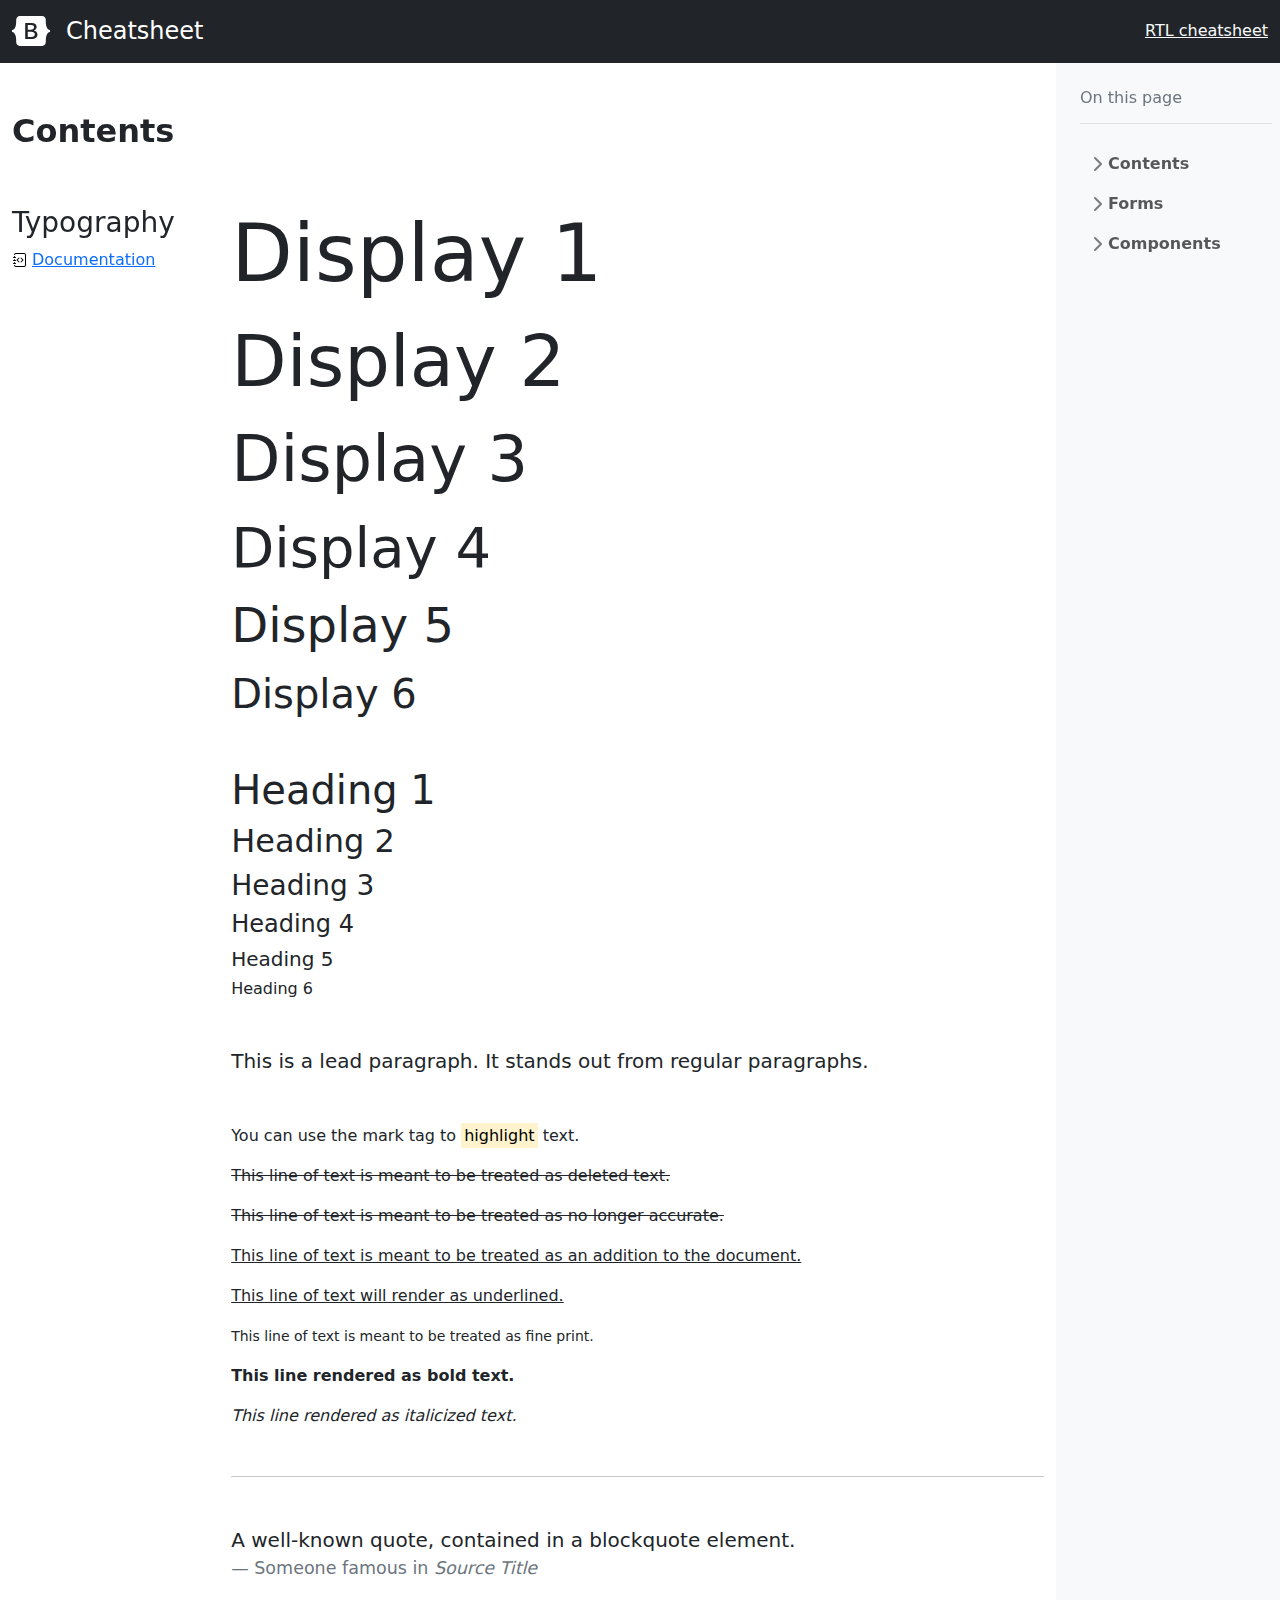
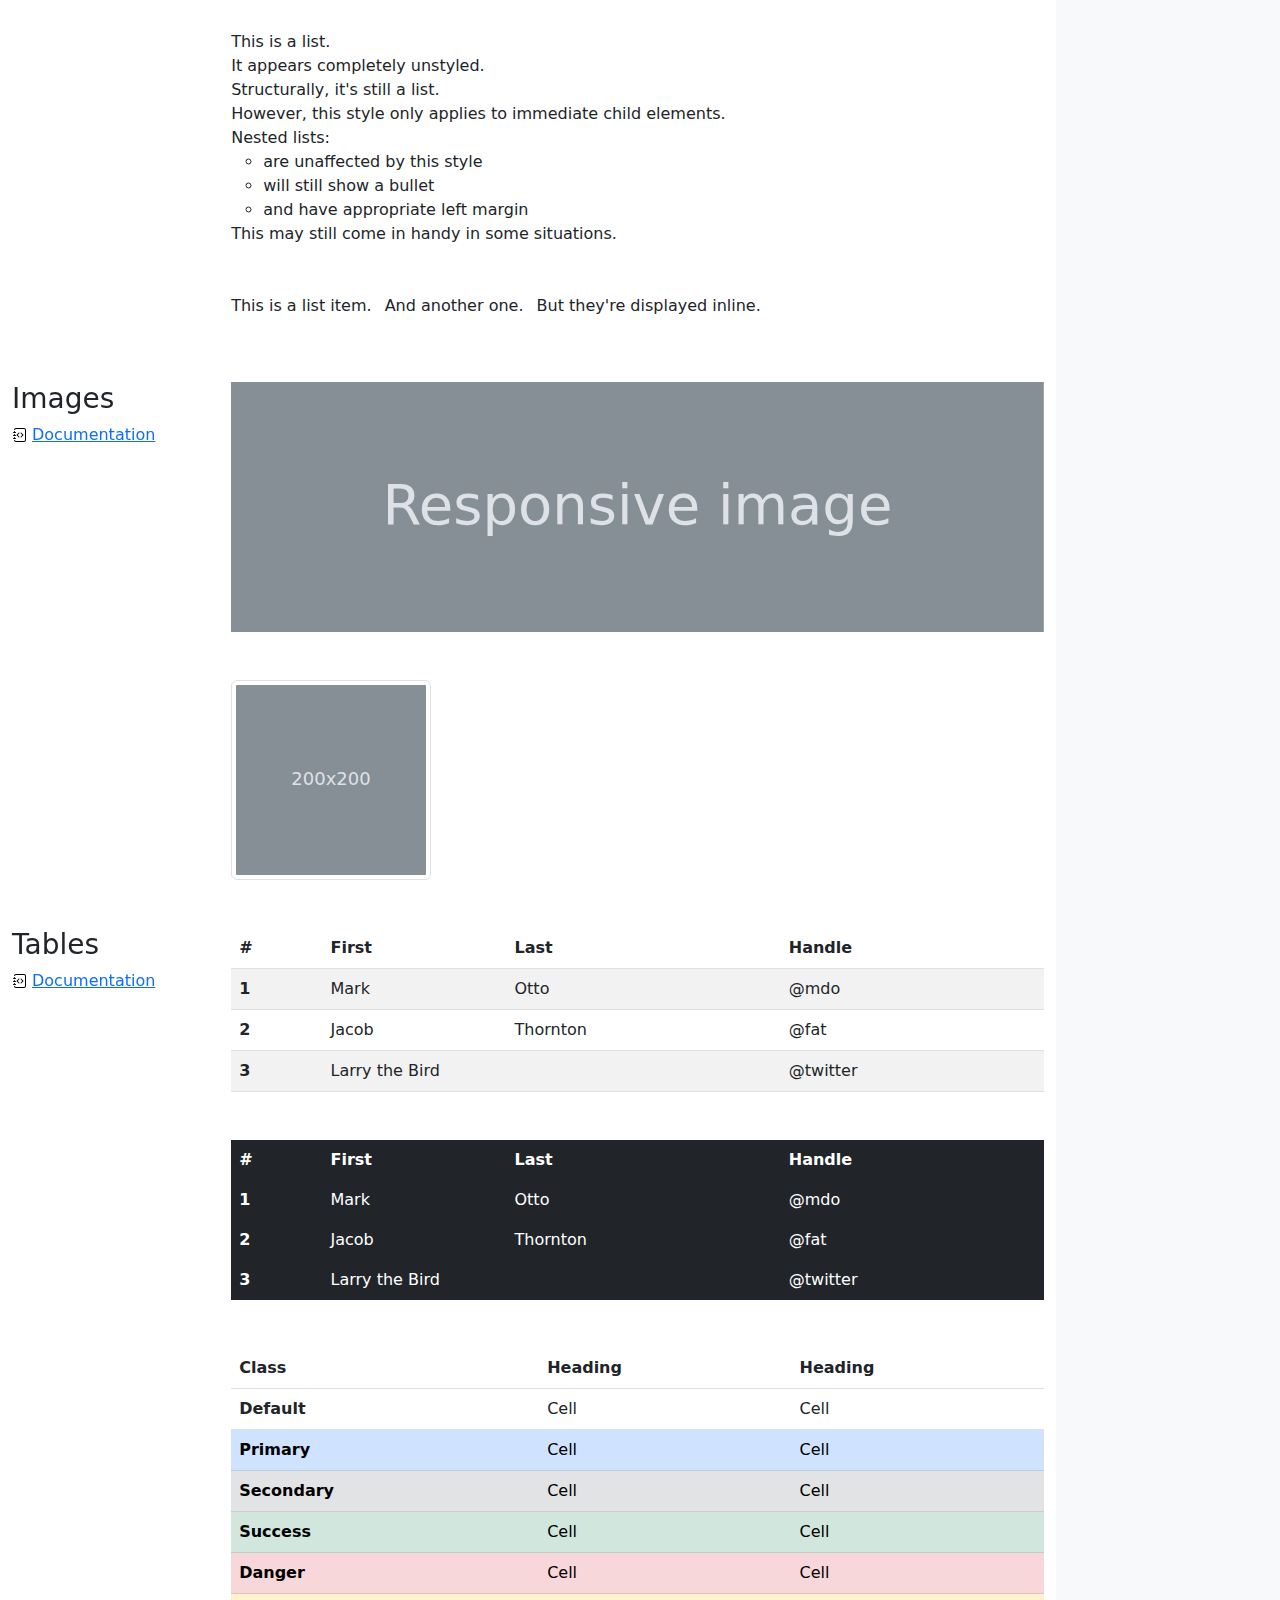
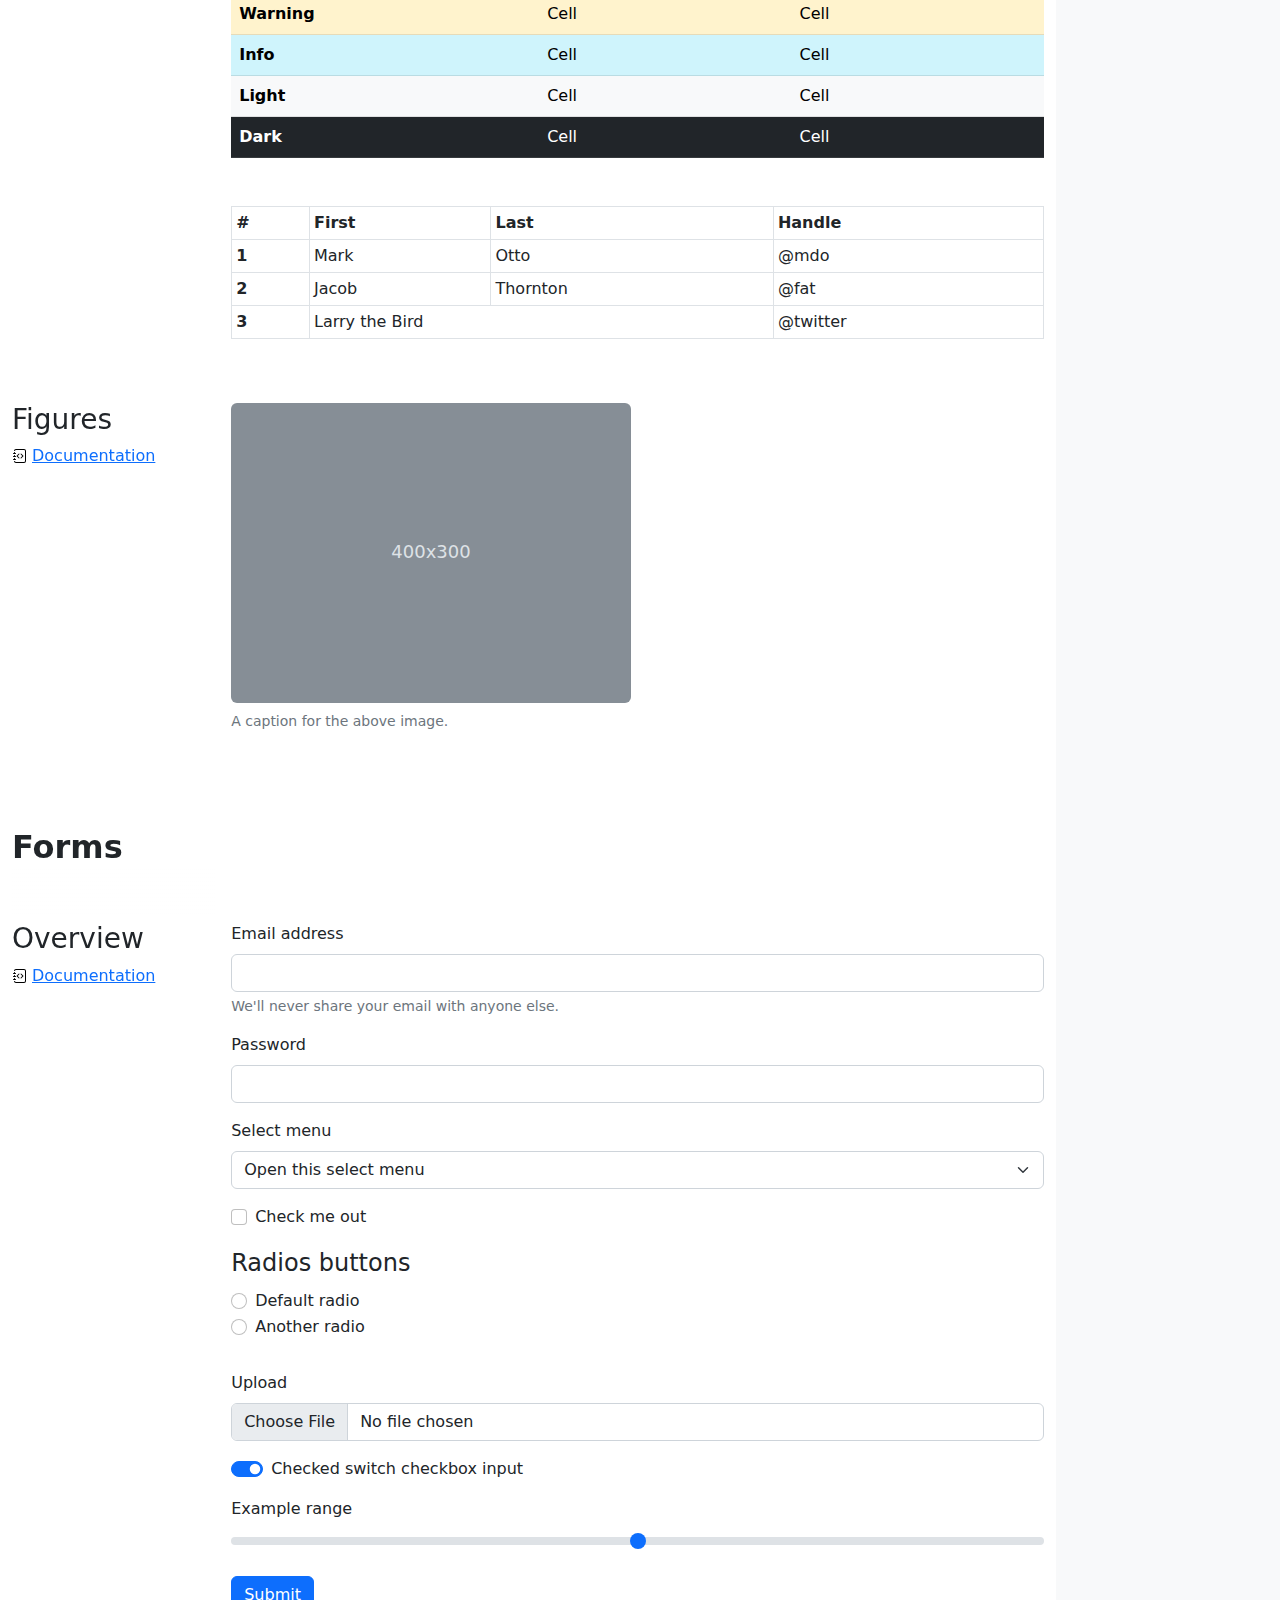
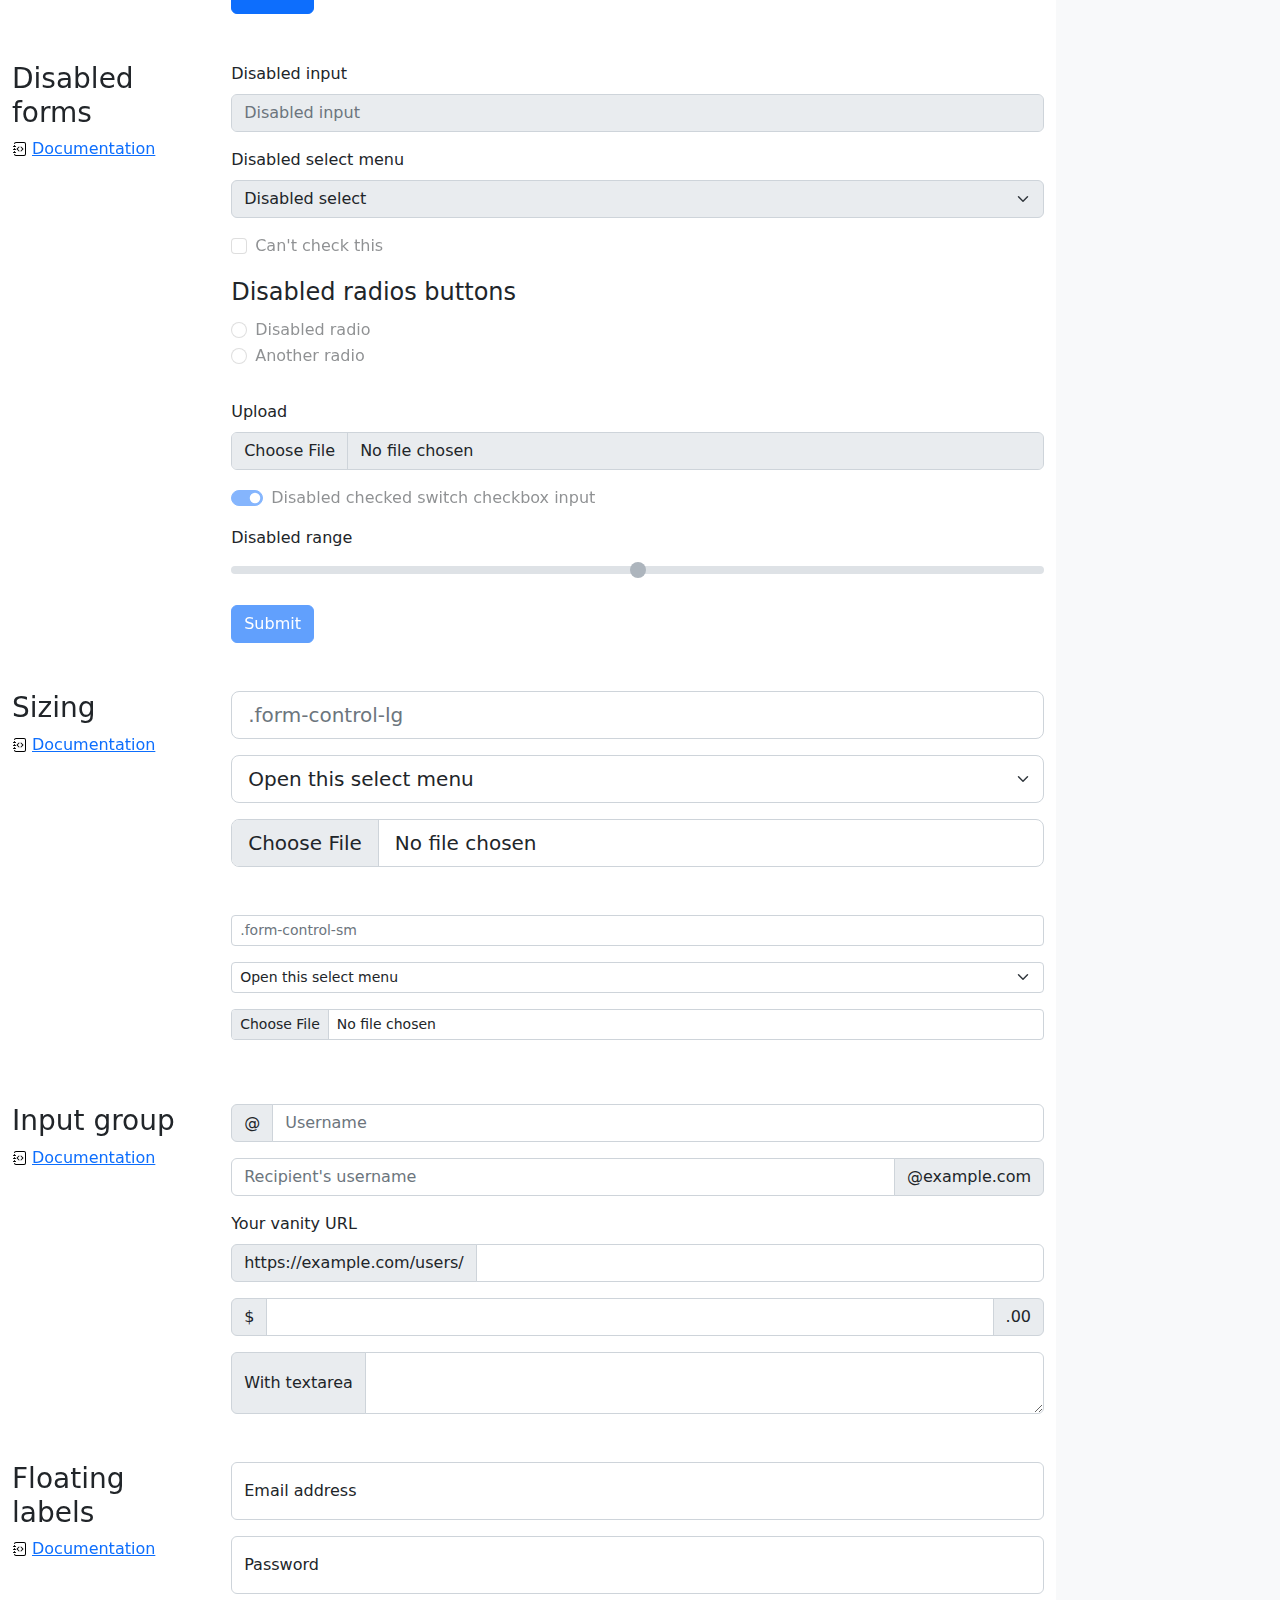
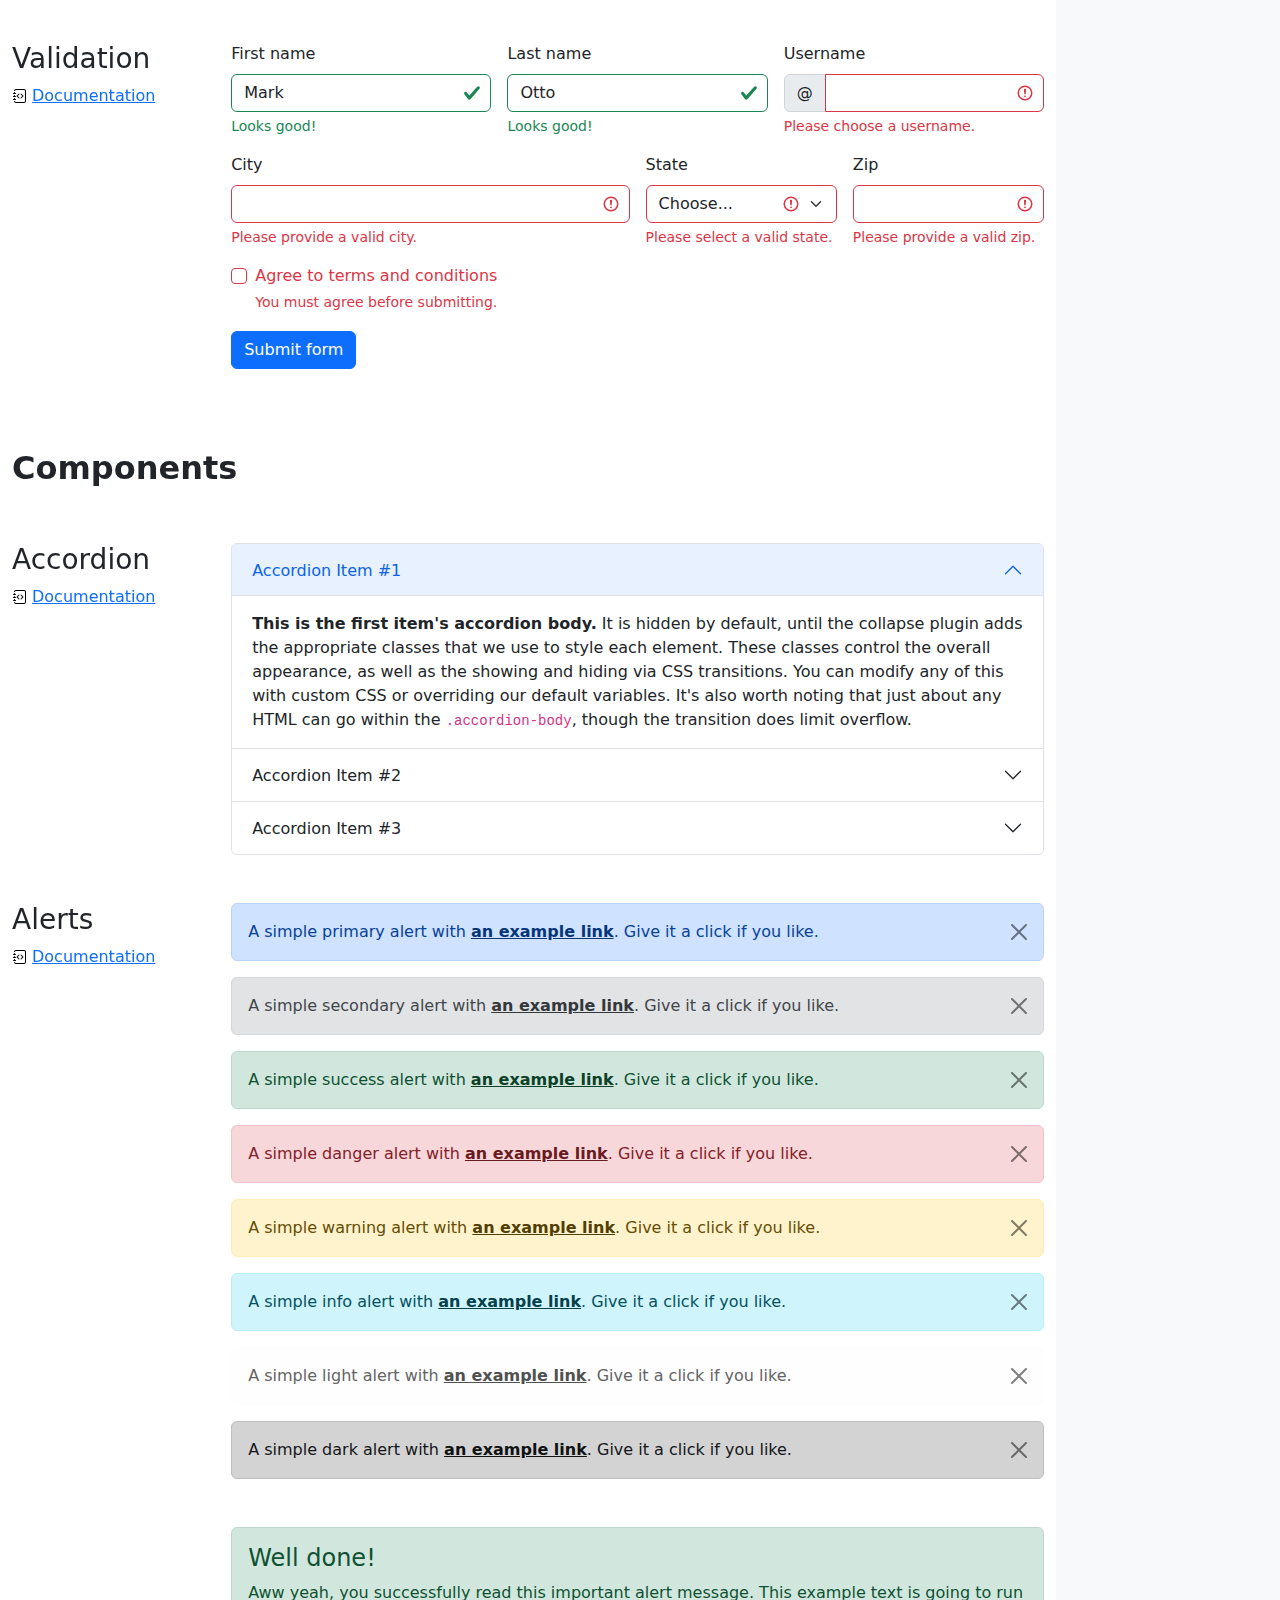
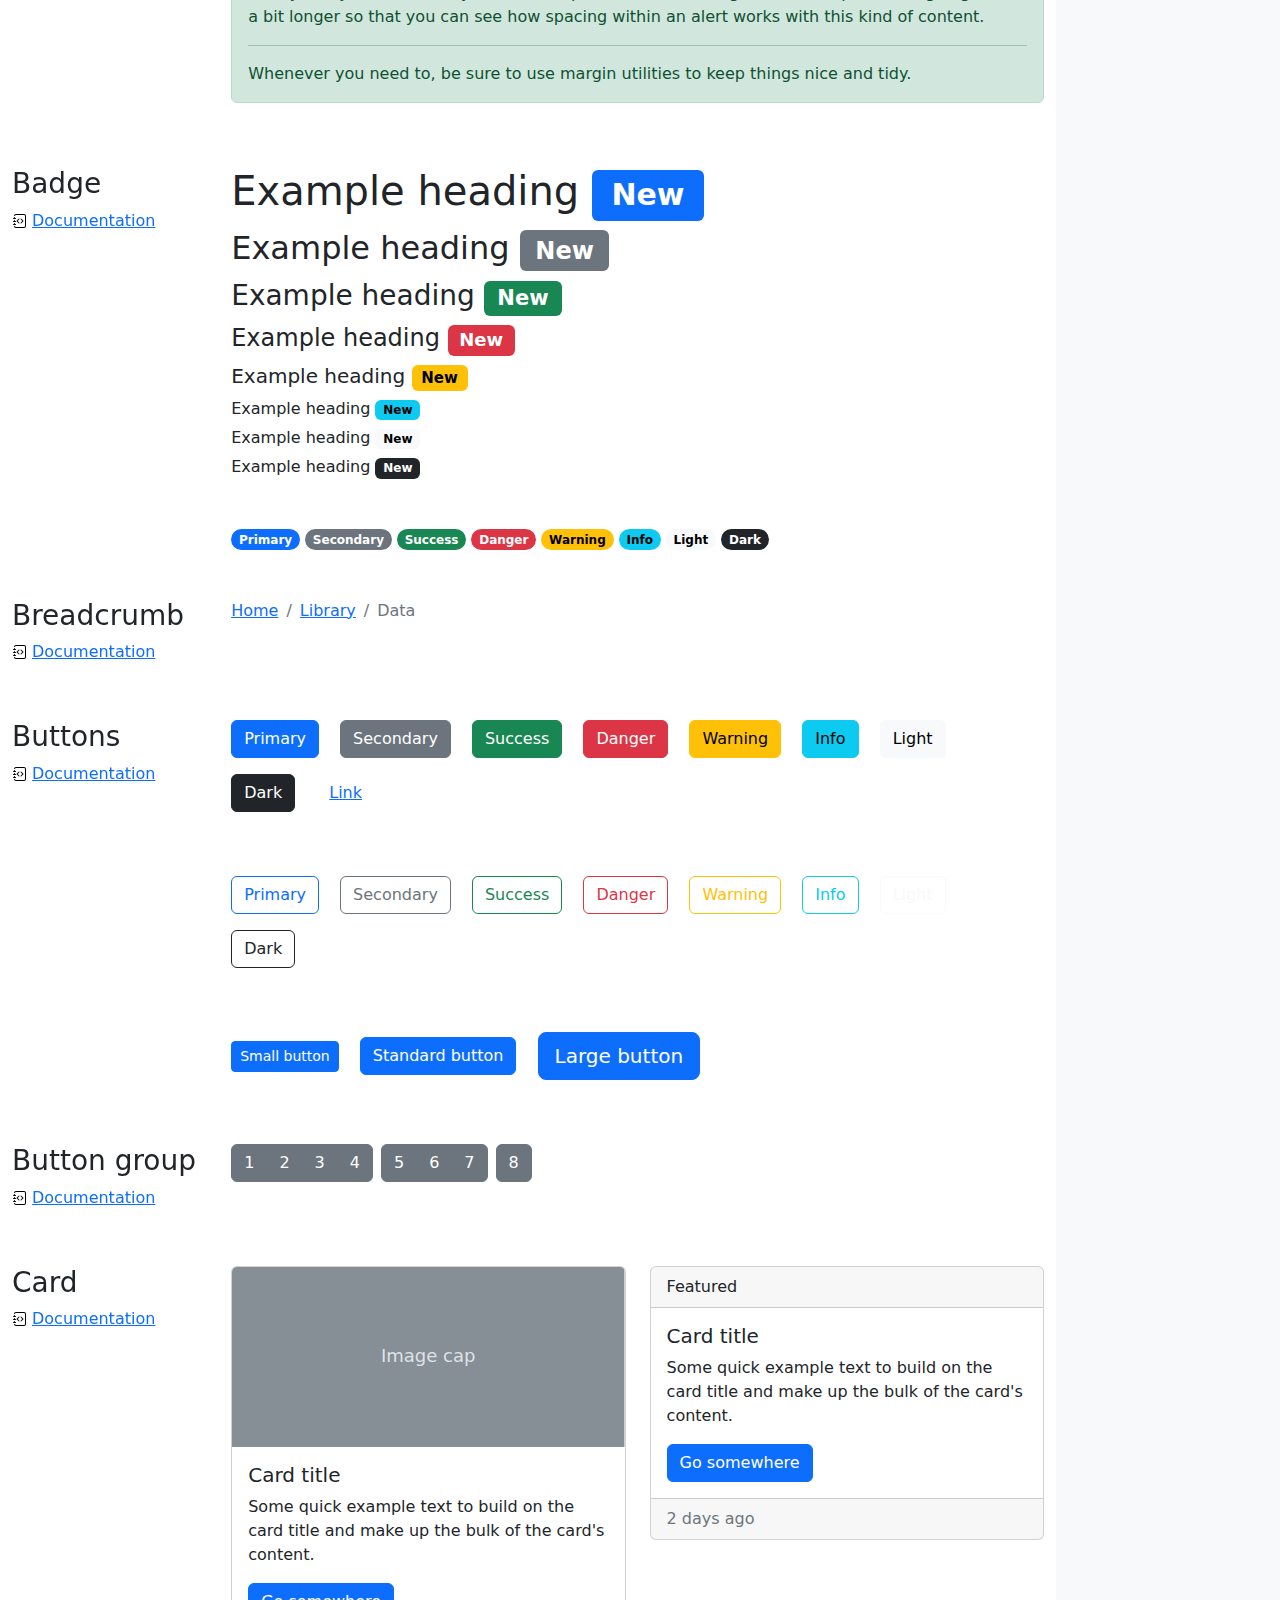
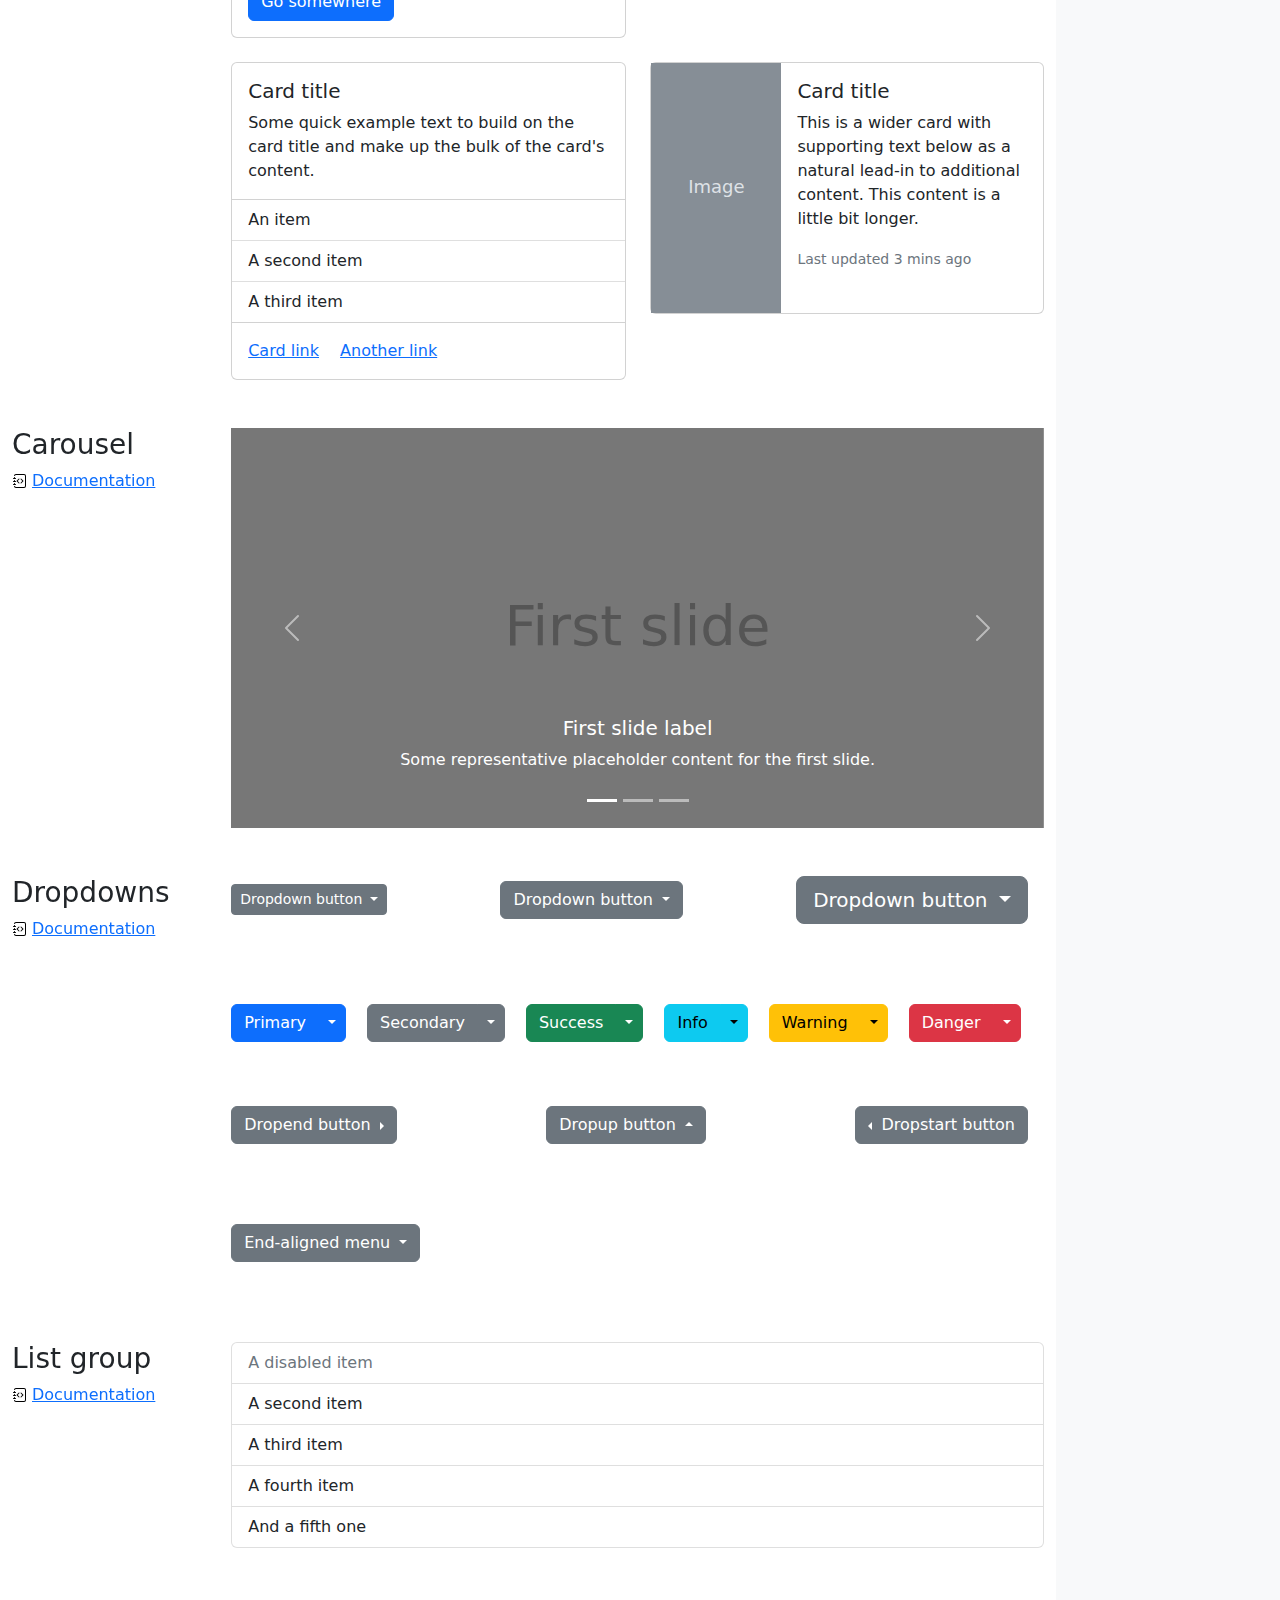
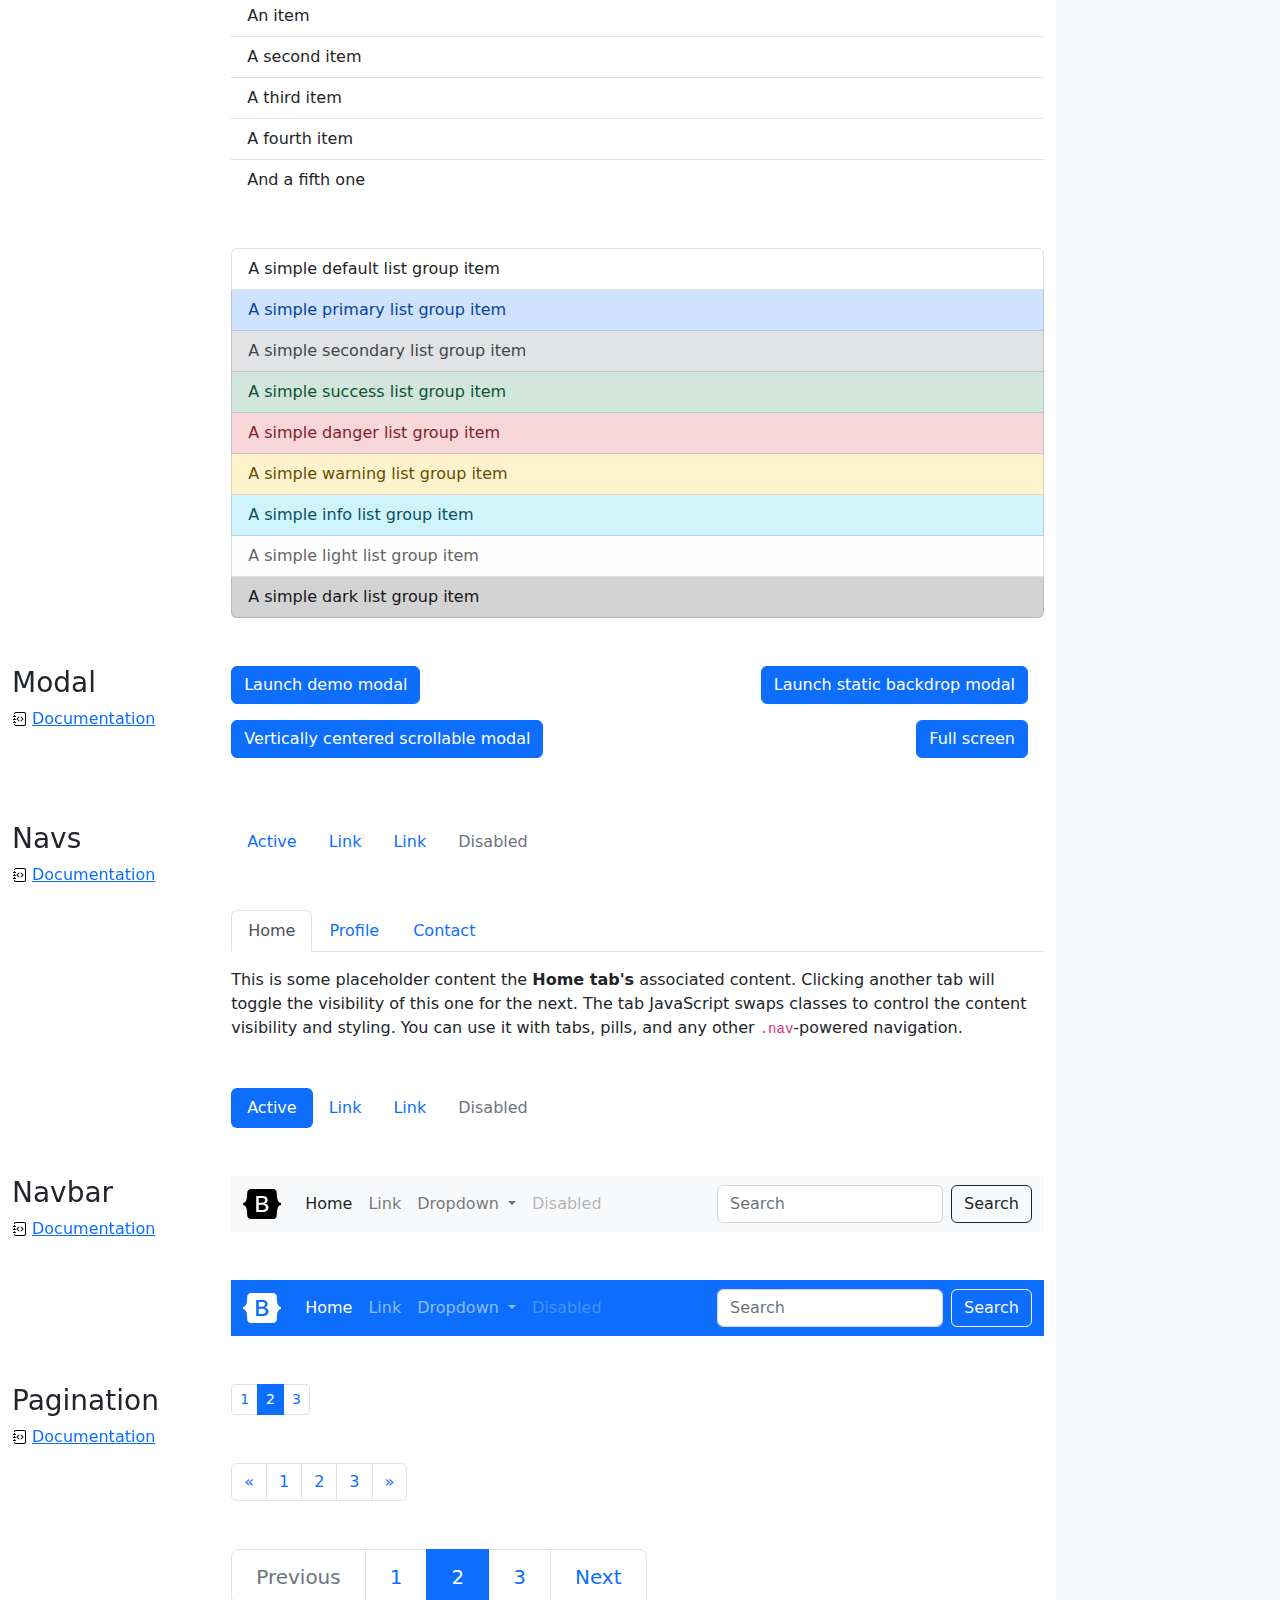
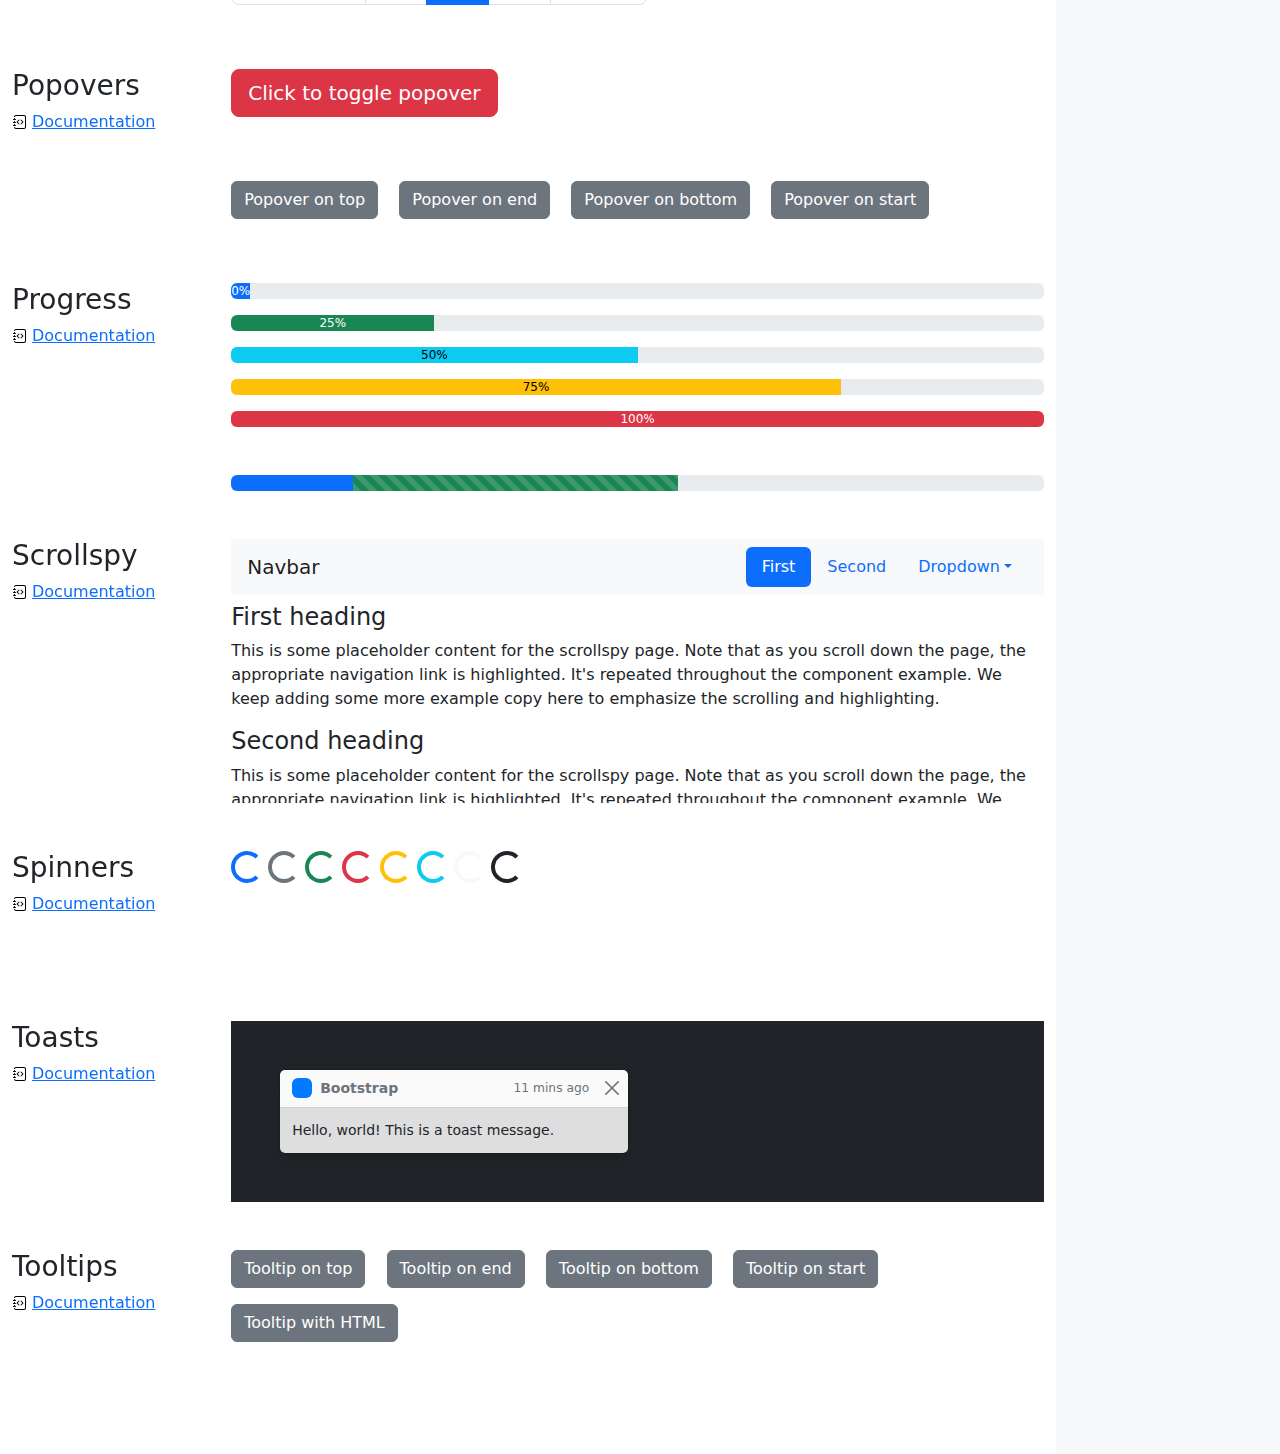
<file: examples/cheatsheet/index.html>
<!doctype html>
<html lang="en">
  <head>
    <meta charset="utf-8">
    <meta name="viewport" content="width=device-width, initial-scale=1">
    <meta name="description" content="">
    <meta name="author" content="Mark Otto, Jacob Thornton, and Bootstrap contributors">
    <meta name="generator" content="Hugo 0.104.2">
    <title>Cheatsheet · Bootstrap v5.2</title>

    <link rel="canonical" href="https://getbootstrap.com/docs/5.2/examples/cheatsheet/">

    

    

<link href="../assets/dist/css/bootstrap.min.css" rel="stylesheet">

    <style>
      .bd-placeholder-img {
        font-size: 1.125rem;
        text-anchor: middle;
        -webkit-user-select: none;
        -moz-user-select: none;
        user-select: none;
      }

      @media (min-width: 768px) {
        .bd-placeholder-img-lg {
          font-size: 3.5rem;
        }
      }

      .b-example-divider {
        height: 3rem;
        background-color: rgba(0, 0, 0, .1);
        border: solid rgba(0, 0, 0, .15);
        border-width: 1px 0;
        box-shadow: inset 0 .5em 1.5em rgba(0, 0, 0, .1), inset 0 .125em .5em rgba(0, 0, 0, .15);
      }

      .b-example-vr {
        flex-shrink: 0;
        width: 1.5rem;
        height: 100vh;
      }

      .bi {
        vertical-align: -.125em;
        fill: currentColor;
      }

      .nav-scroller {
        position: relative;
        z-index: 2;
        height: 2.75rem;
        overflow-y: hidden;
      }

      .nav-scroller .nav {
        display: flex;
        flex-wrap: nowrap;
        padding-bottom: 1rem;
        margin-top: -1px;
        overflow-x: auto;
        text-align: center;
        white-space: nowrap;
        -webkit-overflow-scrolling: touch;
      }
    </style>

    
    <!-- Custom styles for this template -->
    <link href="cheatsheet.css" rel="stylesheet">
  </head>
  <body class="bg-light">
    
<header class="bd-header bg-dark py-3 d-flex align-items-stretch border-bottom border-dark">
  <div class="container-fluid d-flex align-items-center">
    <h1 class="d-flex align-items-center fs-4 text-white mb-0">
      <img src="../assets/brand/bootstrap-logo-white.svg" width="38" height="30" class="me-3" alt="Bootstrap">
      Cheatsheet
    </h1>
    <a href="../examples/cheatsheet-rtl/" class="ms-auto link-light" hreflang="ar">RTL cheatsheet</a>
  </div>
</header>
<aside class="bd-aside sticky-xl-top text-muted align-self-start mb-3 mb-xl-5 px-2">
  <h2 class="h6 pt-4 pb-3 mb-4 border-bottom">On this page</h2>
  <nav class="small" id="toc">
    <ul class="list-unstyled">
      <li class="my-2">
        <button class="btn d-inline-flex align-items-center collapsed border-0" data-bs-toggle="collapse" aria-expanded="false" data-bs-target="#contents-collapse" aria-controls="contents-collapse">Contents</button>
        <ul class="list-unstyled ps-3 collapse" id="contents-collapse">
          <li><a class="d-inline-flex align-items-center rounded text-decoration-none" href="#typography">Typography</a></li>
          <li><a class="d-inline-flex align-items-center rounded text-decoration-none" href="#images">Images</a></li>
          <li><a class="d-inline-flex align-items-center rounded text-decoration-none" href="#tables">Tables</a></li>
          <li><a class="d-inline-flex align-items-center rounded text-decoration-none" href="#figures">Figures</a></li>
        </ul>
      </li>
      <li class="my-2">
        <button class="btn d-inline-flex align-items-center collapsed border-0" data-bs-toggle="collapse" aria-expanded="false" data-bs-target="#forms-collapse" aria-controls="forms-collapse">Forms</button>
        <ul class="list-unstyled ps-3 collapse" id="forms-collapse">
          <li><a class="d-inline-flex align-items-center rounded text-decoration-none" href="#overview">Overview</a></li>
          <li><a class="d-inline-flex align-items-center rounded text-decoration-none" href="#disabled-forms">Disabled forms</a></li>
          <li><a class="d-inline-flex align-items-center rounded text-decoration-none" href="#sizing">Sizing</a></li>
          <li><a class="d-inline-flex align-items-center rounded text-decoration-none" href="#input-group">Input group</a></li>
          <li><a class="d-inline-flex align-items-center rounded text-decoration-none" href="#floating-labels">Floating labels</a></li>
          <li><a class="d-inline-flex align-items-center rounded text-decoration-none" href="#validation">Validation</a></li>
        </ul>
      </li>
      <li class="my-2">
        <button class="btn d-inline-flex align-items-center collapsed border-0" data-bs-toggle="collapse" aria-expanded="false" data-bs-target="#components-collapse" aria-controls="components-collapse">Components</button>
        <ul class="list-unstyled ps-3 collapse" id="components-collapse">
          <li><a class="d-inline-flex align-items-center rounded text-decoration-none" href="#accordion">Accordion</a></li>
          <li><a class="d-inline-flex align-items-center rounded text-decoration-none" href="#alerts">Alerts</a></li>
          <li><a class="d-inline-flex align-items-center rounded text-decoration-none" href="#badge">Badge</a></li>
          <li><a class="d-inline-flex align-items-center rounded text-decoration-none" href="#breadcrumb">Breadcrumb</a></li>
          <li><a class="d-inline-flex align-items-center rounded text-decoration-none" href="#buttons">Buttons</a></li>
          <li><a class="d-inline-flex align-items-center rounded text-decoration-none" href="#button-group">Button group</a></li>
          <li><a class="d-inline-flex align-items-center rounded text-decoration-none" href="#card">Card</a></li>
          <li><a class="d-inline-flex align-items-center rounded text-decoration-none" href="#carousel">Carousel</a></li>
          <li><a class="d-inline-flex align-items-center rounded text-decoration-none" href="#dropdowns">Dropdowns</a></li>
          <li><a class="d-inline-flex align-items-center rounded text-decoration-none" href="#list-group">List group</a></li>
          <li><a class="d-inline-flex align-items-center rounded text-decoration-none" href="#modal">Modal</a></li>
          <li><a class="d-inline-flex align-items-center rounded text-decoration-none" href="#navs">Navs</a></li>
          <li><a class="d-inline-flex align-items-center rounded text-decoration-none" href="#navbar">Navbar</a></li>
          <li><a class="d-inline-flex align-items-center rounded text-decoration-none" href="#pagination">Pagination</a></li>
          <li><a class="d-inline-flex align-items-center rounded text-decoration-none" href="#popovers">Popovers</a></li>
          <li><a class="d-inline-flex align-items-center rounded text-decoration-none" href="#progress">Progress</a></li>
          <li><a class="d-inline-flex align-items-center rounded text-decoration-none" href="#scrollspy">Scrollspy</a></li>
          <li><a class="d-inline-flex align-items-center rounded text-decoration-none" href="#spinners">Spinners</a></li>
          <li><a class="d-inline-flex align-items-center rounded text-decoration-none" href="#toasts">Toasts</a></li>
          <li><a class="d-inline-flex align-items-center rounded text-decoration-none" href="#tooltips">Tooltips</a></li>
        </ul>
      </li>
    </ul>
  </nav>
</aside>
<div class="bd-cheatsheet container-fluid bg-body">
  <section id="content">
    <h2 class="sticky-xl-top fw-bold pt-3 pt-xl-5 pb-2 pb-xl-3">Contents</h2>

    <article class="my-3" id="typography">
      <div class="bd-heading sticky-xl-top align-self-start mt-5 mb-3 mt-xl-0 mb-xl-2">
        <h3>Typography</h3>
        <a class="d-flex align-items-center" href="../content/typography/">Documentation</a>
      </div>

      <div>
        <div class="bd-example-snippet bd-code-snippet"><div class="bd-example">
        <p class="display-1">Display 1</p>
        <p class="display-2">Display 2</p>
        <p class="display-3">Display 3</p>
        <p class="display-4">Display 4</p>
        <p class="display-5">Display 5</p>
        <p class="display-6">Display 6</p>
        </div></div>


        <div class="bd-example-snippet bd-code-snippet"><div class="bd-example">
        <p class="h1">Heading 1</p>
        <p class="h2">Heading 2</p>
        <p class="h3">Heading 3</p>
        <p class="h4">Heading 4</p>
        <p class="h5">Heading 5</p>
        <p class="h6">Heading 6</p>
        </div></div>


        <div class="bd-example-snippet bd-code-snippet"><div class="bd-example">
        <p class="lead">
          This is a lead paragraph. It stands out from regular paragraphs.
        </p>
        </div></div>


        <div class="bd-example-snippet bd-code-snippet"><div class="bd-example">
        <p>You can use the mark tag to <mark>highlight</mark> text.</p>
        <p><del>This line of text is meant to be treated as deleted text.</del></p>
        <p><s>This line of text is meant to be treated as no longer accurate.</s></p>
        <p><ins>This line of text is meant to be treated as an addition to the document.</ins></p>
        <p><u>This line of text will render as underlined.</u></p>
        <p><small>This line of text is meant to be treated as fine print.</small></p>
        <p><strong>This line rendered as bold text.</strong></p>
        <p><em>This line rendered as italicized text.</em></p>
        </div></div>


        <div class="bd-example-snippet bd-code-snippet"><div class="bd-example">
        <hr>
        </div></div>


        <div class="bd-example-snippet bd-code-snippet"><div class="bd-example">
        <blockquote class="blockquote">
          <p>A well-known quote, contained in a blockquote element.</p>
          <footer class="blockquote-footer">Someone famous in <cite title="Source Title">Source Title</cite></footer>
        </blockquote>
        </div></div>


        <div class="bd-example-snippet bd-code-snippet"><div class="bd-example">
        <ul class="list-unstyled">
          <li>This is a list.</li>
          <li>It appears completely unstyled.</li>
          <li>Structurally, it's still a list.</li>
          <li>However, this style only applies to immediate child elements.</li>
          <li>Nested lists:
            <ul>
              <li>are unaffected by this style</li>
              <li>will still show a bullet</li>
              <li>and have appropriate left margin</li>
            </ul>
          </li>
          <li>This may still come in handy in some situations.</li>
        </ul>
        </div></div>


        <div class="bd-example-snippet bd-code-snippet"><div class="bd-example">
        <ul class="list-inline">
          <li class="list-inline-item">This is a list item.</li>
          <li class="list-inline-item">And another one.</li>
          <li class="list-inline-item">But they're displayed inline.</li>
        </ul>
        </div></div>

      </div>
    </article>
    <article class="my-3" id="images">
      <div class="bd-heading sticky-xl-top align-self-start mt-5 mb-3 mt-xl-0 mb-xl-2">
        <h3>Images</h3>
        <a class="d-flex align-items-center" href="../content/images/">Documentation</a>
      </div>

      <div>
        <div class="bd-example-snippet bd-code-snippet"><div class="bd-example">
        <svg class="bd-placeholder-img bd-placeholder-img-lg img-fluid" width="100%" height="250" xmlns="http://www.w3.org/2000/svg" role="img" aria-label="Placeholder: Responsive image" preserveAspectRatio="xMidYMid slice" focusable="false"><title>Placeholder</title><rect width="100%" height="100%" fill="#868e96"/><text x="50%" y="50%" fill="#dee2e6" dy=".3em">Responsive image</text></svg>

        </div></div>


        <div class="bd-example-snippet bd-code-snippet"><div class="bd-example">
        <svg class="bd-placeholder-img img-thumbnail" width="200" height="200" xmlns="http://www.w3.org/2000/svg" role="img" aria-label="A generic square placeholder image with a white border around it, making it resemble a photograph taken with an old instant camera: 200x200" preserveAspectRatio="xMidYMid slice" focusable="false"><title>A generic square placeholder image with a white border around it, making it resemble a photograph taken with an old instant camera</title><rect width="100%" height="100%" fill="#868e96"/><text x="50%" y="50%" fill="#dee2e6" dy=".3em">200x200</text></svg>

        </div></div>

      </div>
    </article>
    <article class="my-3" id="tables">
      <div class="bd-heading sticky-xl-top align-self-start mt-5 mb-3 mt-xl-0 mb-xl-2">
        <h3>Tables</h3>
        <a class="d-flex align-items-center" href="../content/tables/">Documentation</a>
      </div>

      <div>
        <div class="bd-example-snippet bd-code-snippet"><div class="bd-example">
        <table class="table table-striped">
          <thead>
          <tr>
            <th scope="col">#</th>
            <th scope="col">First</th>
            <th scope="col">Last</th>
            <th scope="col">Handle</th>
          </tr>
          </thead>
          <tbody>
          <tr>
            <th scope="row">1</th>
            <td>Mark</td>
            <td>Otto</td>
            <td>@mdo</td>
          </tr>
          <tr>
            <th scope="row">2</th>
            <td>Jacob</td>
            <td>Thornton</td>
            <td>@fat</td>
          </tr>
          <tr>
            <th scope="row">3</th>
            <td colspan="2">Larry the Bird</td>
            <td>@twitter</td>
          </tr>
          </tbody>
        </table>
        </div></div>


        <div class="bd-example-snippet bd-code-snippet"><div class="bd-example">
        <table class="table table-dark table-borderless">
          <thead>
          <tr>
            <th scope="col">#</th>
            <th scope="col">First</th>
            <th scope="col">Last</th>
            <th scope="col">Handle</th>
          </tr>
          </thead>
          <tbody>
          <tr>
            <th scope="row">1</th>
            <td>Mark</td>
            <td>Otto</td>
            <td>@mdo</td>
          </tr>
          <tr>
            <th scope="row">2</th>
            <td>Jacob</td>
            <td>Thornton</td>
            <td>@fat</td>
          </tr>
          <tr>
            <th scope="row">3</th>
            <td colspan="2">Larry the Bird</td>
            <td>@twitter</td>
          </tr>
          </tbody>
        </table>
        </div></div>


        <div class="bd-example-snippet bd-code-snippet"><div class="bd-example">
        <table class="table table-hover">
          <thead>
          <tr>
            <th scope="col">Class</th>
            <th scope="col">Heading</th>
            <th scope="col">Heading</th>
          </tr>
          </thead>
          <tbody>
          <tr>
            <th scope="row">Default</th>
            <td>Cell</td>
            <td>Cell</td>
          </tr>
          
          <tr class="table-primary">
            <th scope="row">Primary</th>
            <td>Cell</td>
            <td>Cell</td>
          </tr>
          <tr class="table-secondary">
            <th scope="row">Secondary</th>
            <td>Cell</td>
            <td>Cell</td>
          </tr>
          <tr class="table-success">
            <th scope="row">Success</th>
            <td>Cell</td>
            <td>Cell</td>
          </tr>
          <tr class="table-danger">
            <th scope="row">Danger</th>
            <td>Cell</td>
            <td>Cell</td>
          </tr>
          <tr class="table-warning">
            <th scope="row">Warning</th>
            <td>Cell</td>
            <td>Cell</td>
          </tr>
          <tr class="table-info">
            <th scope="row">Info</th>
            <td>Cell</td>
            <td>Cell</td>
          </tr>
          <tr class="table-light">
            <th scope="row">Light</th>
            <td>Cell</td>
            <td>Cell</td>
          </tr>
          <tr class="table-dark">
            <th scope="row">Dark</th>
            <td>Cell</td>
            <td>Cell</td>
          </tr>
          </tbody>
        </table>
        </div></div>


        <div class="bd-example-snippet bd-code-snippet"><div class="bd-example">
        <table class="table table-sm table-bordered">
          <thead>
          <tr>
            <th scope="col">#</th>
            <th scope="col">First</th>
            <th scope="col">Last</th>
            <th scope="col">Handle</th>
          </tr>
          </thead>
          <tbody>
          <tr>
            <th scope="row">1</th>
            <td>Mark</td>
            <td>Otto</td>
            <td>@mdo</td>
          </tr>
          <tr>
            <th scope="row">2</th>
            <td>Jacob</td>
            <td>Thornton</td>
            <td>@fat</td>
          </tr>
          <tr>
            <th scope="row">3</th>
            <td colspan="2">Larry the Bird</td>
            <td>@twitter</td>
          </tr>
          </tbody>
        </table>
        </div></div>

      </div>
    </article>
    <article class="my-3" id="figures">
      <div class="bd-heading sticky-xl-top align-self-start mt-5 mb-3 mt-xl-0 mb-xl-2">
        <h3>Figures</h3>
        <a class="d-flex align-items-center" href="../content/figures/">Documentation</a>
      </div>

      <div>
        <div class="bd-example-snippet bd-code-snippet"><div class="bd-example">
        <figure class="figure">
          <svg class="bd-placeholder-img figure-img img-fluid rounded" width="400" height="300" xmlns="http://www.w3.org/2000/svg" role="img" aria-label="Placeholder: 400x300" preserveAspectRatio="xMidYMid slice" focusable="false"><title>Placeholder</title><rect width="100%" height="100%" fill="#868e96"/><text x="50%" y="50%" fill="#dee2e6" dy=".3em">400x300</text></svg>

          <figcaption class="figure-caption">A caption for the above image.</figcaption>
        </figure>
        </div></div>

      </div>
    </article>
  </section>

  <section id="forms">
    <h2 class="sticky-xl-top fw-bold pt-3 pt-xl-5 pb-2 pb-xl-3">Forms</h2>

    <article class="my-3" id="overview">
      <div class="bd-heading sticky-xl-top align-self-start mt-5 mb-3 mt-xl-0 mb-xl-2">
        <h3>Overview</h3>
        <a class="d-flex align-items-center" href="../forms/overview/">Documentation</a>
      </div>

      <div>
        <div class="bd-example-snippet bd-code-snippet"><div class="bd-example">
        <form>
          <div class="mb-3">
            <label for="exampleInputEmail1" class="form-label">Email address</label>
            <input type="email" class="form-control" id="exampleInputEmail1" aria-describedby="emailHelp">
            <div id="emailHelp" class="form-text">We'll never share your email with anyone else.</div>
          </div>
          <div class="mb-3">
            <label for="exampleInputPassword1" class="form-label">Password</label>
            <input type="password" class="form-control" id="exampleInputPassword1">
          </div>
          <div class="mb-3">
            <label for="exampleSelect" class="form-label">Select menu</label>
            <select class="form-select" id="exampleSelect">
              <option selected>Open this select menu</option>
              <option value="1">One</option>
              <option value="2">Two</option>
              <option value="3">Three</option>
            </select>
          </div>
          <div class="mb-3 form-check">
            <input type="checkbox" class="form-check-input" id="exampleCheck1">
            <label class="form-check-label" for="exampleCheck1">Check me out</label>
          </div>
          <fieldset class="mb-3">
            <legend>Radios buttons</legend>
            <div class="form-check">
              <input type="radio" name="radios" class="form-check-input" id="exampleRadio1">
              <label class="form-check-label" for="exampleRadio1">Default radio</label>
            </div>
            <div class="mb-3 form-check">
              <input type="radio" name="radios" class="form-check-input" id="exampleRadio2">
              <label class="form-check-label" for="exampleRadio2">Another radio</label>
            </div>
          </fieldset>
          <div class="mb-3">
            <label class="form-label" for="customFile">Upload</label>
            <input type="file" class="form-control" id="customFile">
          </div>
          <div class="mb-3 form-check form-switch">
            <input class="form-check-input" type="checkbox" role="switch" id="flexSwitchCheckChecked" checked>
            <label class="form-check-label" for="flexSwitchCheckChecked">Checked switch checkbox input</label>
          </div>
          <div class="mb-3">
            <label for="customRange3" class="form-label">Example range</label>
            <input type="range" class="form-range" min="0" max="5" step="0.5" id="customRange3">
          </div>
          <button type="submit" class="btn btn-primary">Submit</button>
        </form>
        </div></div>

      </div>
    </article>
    <article class="my-3" id="disabled-forms">
      <div class="bd-heading sticky-xl-top align-self-start mt-5 mb-3 mt-xl-0 mb-xl-2">
        <h3>Disabled forms</h3>
        <a class="d-flex align-items-center" href="../forms/overview/#disabled-forms">Documentation</a>
      </div>

      <div>
        <div class="bd-example-snippet bd-code-snippet"><div class="bd-example">
        <form>
          <fieldset disabled aria-label="Disabled fieldset example">
            <div class="mb-3">
              <label for="disabledTextInput" class="form-label">Disabled input</label>
              <input type="text" id="disabledTextInput" class="form-control" placeholder="Disabled input">
            </div>
            <div class="mb-3">
              <label for="disabledSelect" class="form-label">Disabled select menu</label>
              <select id="disabledSelect" class="form-select">
                <option>Disabled select</option>
              </select>
            </div>
            <div class="mb-3">
              <div class="form-check">
                <input class="form-check-input" type="checkbox" id="disabledFieldsetCheck" disabled>
                <label class="form-check-label" for="disabledFieldsetCheck">
                  Can't check this
                </label>
              </div>
            </div>
            <fieldset class="mb-3">
              <legend>Disabled radios buttons</legend>
              <div class="form-check">
                <input type="radio" name="radios" class="form-check-input" id="disabledRadio1" disabled>
                <label class="form-check-label" for="disabledRadio1">Disabled radio</label>
              </div>
              <div class="mb-3 form-check">
                <input type="radio" name="radios" class="form-check-input" id="disabledRadio2" disabled>
                <label class="form-check-label" for="disabledRadio2">Another radio</label>
              </div>
            </fieldset>
            <div class="mb-3">
              <label class="form-label" for="disabledCustomFile">Upload</label>
              <input type="file" class="form-control" id="disabledCustomFile" disabled>
            </div>
            <div class="mb-3 form-check form-switch">
              <input class="form-check-input" type="checkbox" role="switch" id="disabledSwitchCheckChecked" checked disabled>
              <label class="form-check-label" for="disabledSwitchCheckChecked">Disabled checked switch checkbox input</label>
            </div>
            <div class="mb-3">
              <label for="disabledRange" class="form-label">Disabled range</label>
              <input type="range" class="form-range" min="0" max="5" step="0.5" id="disabledRange">
            </div>
            <button type="submit" class="btn btn-primary">Submit</button>
          </fieldset>
        </form>
        </div></div>

      </div>
    </article>
    <article class="my-3" id="sizing">
      <div class="bd-heading sticky-xl-top align-self-start mt-5 mb-3 mt-xl-0 mb-xl-2">
        <h3>Sizing</h3>
        <a class="d-flex align-items-center" href="../forms/form-control/#sizing">Documentation</a>
      </div>

      <div>
        <div class="bd-example-snippet bd-code-snippet"><div class="bd-example">
        <div class="mb-3">
          <input class="form-control form-control-lg" type="text" placeholder=".form-control-lg" aria-label=".form-control-lg example">
        </div>
        <div class="mb-3">
          <select class="form-select form-select-lg" aria-label=".form-select-lg example">
            <option selected>Open this select menu</option>
            <option value="1">One</option>
            <option value="2">Two</option>
            <option value="3">Three</option>
          </select>
        </div>
        <div class="mb-3">
          <input type="file" class="form-control form-control-lg" aria-label="Large file input example">
        </div>
        </div></div>


        <div class="bd-example-snippet bd-code-snippet"><div class="bd-example">
        <div class="mb-3">
          <input class="form-control form-control-sm" type="text" placeholder=".form-control-sm" aria-label=".form-control-sm example">
        </div>
        <div class="mb-3">
          <select class="form-select form-select-sm" aria-label=".form-select-sm example">
            <option selected>Open this select menu</option>
            <option value="1">One</option>
            <option value="2">Two</option>
            <option value="3">Three</option>
          </select>
        </div>
        <div class="mb-3">
          <input type="file" class="form-control form-control-sm" aria-label="Small file input example">
        </div>
        </div></div>

      </div>
    </article>
    <article class="my-3" id="input-group">
      <div class="bd-heading sticky-xl-top align-self-start mt-5 mb-3 mt-xl-0 mb-xl-2">
        <h3>Input group</h3>
        <a class="d-flex align-items-center" href="../forms/input-group/">Documentation</a>
      </div>

      <div>
        <div class="bd-example-snippet bd-code-snippet"><div class="bd-example">
        <div class="input-group mb-3">
          <span class="input-group-text" id="basic-addon1">@</span>
          <input type="text" class="form-control" placeholder="Username" aria-label="Username" aria-describedby="basic-addon1">
        </div>
        <div class="input-group mb-3">
          <input type="text" class="form-control" placeholder="Recipient's username" aria-label="Recipient's username" aria-describedby="basic-addon2">
          <span class="input-group-text" id="basic-addon2">@example.com</span>
        </div>
        <label for="basic-url" class="form-label">Your vanity URL</label>
        <div class="input-group mb-3">
          <span class="input-group-text" id="basic-addon3">https://example.com/users/</span>
          <input type="text" class="form-control" id="basic-url" aria-describedby="basic-addon3">
        </div>
        <div class="input-group mb-3">
          <span class="input-group-text">$</span>
          <input type="text" class="form-control" aria-label="Amount (to the nearest dollar)">
          <span class="input-group-text">.00</span>
        </div>
        <div class="input-group">
          <span class="input-group-text">With textarea</span>
          <textarea class="form-control" aria-label="With textarea"></textarea>
        </div>
        </div></div>

      </div>
    </article>
    <article class="my-3" id="floating-labels">
      <div class="bd-heading sticky-xl-top align-self-start mt-5 mb-3 mt-xl-0 mb-xl-2">
        <h3>Floating labels</h3>
        <a class="d-flex align-items-center" href="../forms/floating-labels/">Documentation</a>
      </div>

      <div>
        <div class="bd-example-snippet bd-code-snippet"><div class="bd-example">
        <form>
          <div class="form-floating mb-3">
            <input type="email" class="form-control" id="floatingInput" placeholder="name@example.com">
            <label for="floatingInput">Email address</label>
          </div>
          <div class="form-floating">
            <input type="password" class="form-control" id="floatingPassword" placeholder="Password">
            <label for="floatingPassword">Password</label>
          </div>
        </form>
        </div></div>

      </div>
    </article>
    <article class="my-3" id="validation">
      <div class="bd-heading sticky-xl-top align-self-start mt-5 mb-3 mt-xl-0 mb-xl-2">
        <h3>Validation</h3>
        <a class="d-flex align-items-center" href="../forms/validation/">Documentation</a>
      </div>

      <div>
        <div class="bd-example-snippet bd-code-snippet"><div class="bd-example">
        <form class="row g-3">
          <div class="col-md-4">
            <label for="validationServer01" class="form-label">First name</label>
            <input type="text" class="form-control is-valid" id="validationServer01" value="Mark" required>
            <div class="valid-feedback">
              Looks good!
            </div>
          </div>
          <div class="col-md-4">
            <label for="validationServer02" class="form-label">Last name</label>
            <input type="text" class="form-control is-valid" id="validationServer02" value="Otto" required>
            <div class="valid-feedback">
              Looks good!
            </div>
          </div>
          <div class="col-md-4">
            <label for="validationServerUsername" class="form-label">Username</label>
            <div class="input-group has-validation">
              <span class="input-group-text" id="inputGroupPrepend3">@</span>
              <input type="text" class="form-control is-invalid" id="validationServerUsername" aria-describedby="inputGroupPrepend3" required>
              <div class="invalid-feedback">
                Please choose a username.
              </div>
            </div>
          </div>
          <div class="col-md-6">
            <label for="validationServer03" class="form-label">City</label>
            <input type="text" class="form-control is-invalid" id="validationServer03" required>
            <div class="invalid-feedback">
              Please provide a valid city.
            </div>
          </div>
          <div class="col-md-3">
            <label for="validationServer04" class="form-label">State</label>
            <select class="form-select is-invalid" id="validationServer04" required>
              <option selected disabled value="">Choose...</option>
              <option>...</option>
            </select>
            <div class="invalid-feedback">
              Please select a valid state.
            </div>
          </div>
          <div class="col-md-3">
            <label for="validationServer05" class="form-label">Zip</label>
            <input type="text" class="form-control is-invalid" id="validationServer05" required>
            <div class="invalid-feedback">
              Please provide a valid zip.
            </div>
          </div>
          <div class="col-12">
            <div class="form-check">
              <input class="form-check-input is-invalid" type="checkbox" value="" id="invalidCheck3" required>
              <label class="form-check-label" for="invalidCheck3">
                Agree to terms and conditions
              </label>
              <div class="invalid-feedback">
                You must agree before submitting.
              </div>
            </div>
          </div>
          <div class="col-12">
            <button class="btn btn-primary" type="submit">Submit form</button>
          </div>
        </form>
        </div></div>

      </div>
    </article>
  </section>

  <section id="components">
    <h2 class="sticky-xl-top fw-bold pt-3 pt-xl-5 pb-2 pb-xl-3">Components</h2>

    <article class="my-3" id="accordion">
      <div class="bd-heading sticky-xl-top align-self-start mt-5 mb-3 mt-xl-0 mb-xl-2">
        <h3>Accordion</h3>
        <a class="d-flex align-items-center" href="../components/accordion/">Documentation</a>
      </div>

      <div>
        <div class="bd-example-snippet bd-code-snippet"><div class="bd-example">
        <div class="accordion" id="accordionExample">
          <div class="accordion-item">
            <h4 class="accordion-header" id="headingOne">
              <button class="accordion-button" type="button" data-bs-toggle="collapse" data-bs-target="#collapseOne" aria-expanded="true" aria-controls="collapseOne">
                Accordion Item #1
              </button>
            </h4>
            <div id="collapseOne" class="accordion-collapse collapse show" aria-labelledby="headingOne" data-bs-parent="#accordionExample">
              <div class="accordion-body">
                <strong>This is the first item's accordion body.</strong> It is hidden by default, until the collapse plugin adds the appropriate classes that we use to style each element. These classes control the overall appearance, as well as the showing and hiding via CSS transitions. You can modify any of this with custom CSS or overriding our default variables. It's also worth noting that just about any HTML can go within the <code>.accordion-body</code>, though the transition does limit overflow.
              </div>
            </div>
          </div>
          <div class="accordion-item">
            <h4 class="accordion-header" id="headingTwo">
              <button class="accordion-button collapsed" type="button" data-bs-toggle="collapse" data-bs-target="#collapseTwo" aria-expanded="false" aria-controls="collapseTwo">
                Accordion Item #2
              </button>
            </h4>
            <div id="collapseTwo" class="accordion-collapse collapse" aria-labelledby="headingTwo" data-bs-parent="#accordionExample">
              <div class="accordion-body">
                <strong>This is the second item's accordion body.</strong> It is hidden by default, until the collapse plugin adds the appropriate classes that we use to style each element. These classes control the overall appearance, as well as the showing and hiding via CSS transitions. You can modify any of this with custom CSS or overriding our default variables. It's also worth noting that just about any HTML can go within the <code>.accordion-body</code>, though the transition does limit overflow.
              </div>
            </div>
          </div>
          <div class="accordion-item">
            <h4 class="accordion-header" id="headingThree">
              <button class="accordion-button collapsed" type="button" data-bs-toggle="collapse" data-bs-target="#collapseThree" aria-expanded="false" aria-controls="collapseThree">
                Accordion Item #3
              </button>
            </h4>
            <div id="collapseThree" class="accordion-collapse collapse" aria-labelledby="headingThree" data-bs-parent="#accordionExample">
              <div class="accordion-body">
                <strong>This is the third item's accordion body.</strong> It is hidden by default, until the collapse plugin adds the appropriate classes that we use to style each element. These classes control the overall appearance, as well as the showing and hiding via CSS transitions. You can modify any of this with custom CSS or overriding our default variables. It's also worth noting that just about any HTML can go within the <code>.accordion-body</code>, though the transition does limit overflow.
              </div>
            </div>
          </div>
        </div>
        </div></div>

      </div>
    </article>
    <article class="my-3" id="alerts">
      <div class="bd-heading sticky-xl-top align-self-start mt-5 mb-3 mt-xl-0 mb-xl-2">
        <h3>Alerts</h3>
        <a class="d-flex align-items-center" href="../components/alerts/">Documentation</a>
      </div>

      <div>
        <div class="bd-example-snippet bd-code-snippet"><div class="bd-example">
        
        <div class="alert alert-primary alert-dismissible fade show" role="alert">
          A simple primary alert with <a href="#" class="alert-link">an example link</a>. Give it a click if you like.
          <button type="button" class="btn-close" data-bs-dismiss="alert" aria-label="Close"></button>
        </div>
        <div class="alert alert-secondary alert-dismissible fade show" role="alert">
          A simple secondary alert with <a href="#" class="alert-link">an example link</a>. Give it a click if you like.
          <button type="button" class="btn-close" data-bs-dismiss="alert" aria-label="Close"></button>
        </div>
        <div class="alert alert-success alert-dismissible fade show" role="alert">
          A simple success alert with <a href="#" class="alert-link">an example link</a>. Give it a click if you like.
          <button type="button" class="btn-close" data-bs-dismiss="alert" aria-label="Close"></button>
        </div>
        <div class="alert alert-danger alert-dismissible fade show" role="alert">
          A simple danger alert with <a href="#" class="alert-link">an example link</a>. Give it a click if you like.
          <button type="button" class="btn-close" data-bs-dismiss="alert" aria-label="Close"></button>
        </div>
        <div class="alert alert-warning alert-dismissible fade show" role="alert">
          A simple warning alert with <a href="#" class="alert-link">an example link</a>. Give it a click if you like.
          <button type="button" class="btn-close" data-bs-dismiss="alert" aria-label="Close"></button>
        </div>
        <div class="alert alert-info alert-dismissible fade show" role="alert">
          A simple info alert with <a href="#" class="alert-link">an example link</a>. Give it a click if you like.
          <button type="button" class="btn-close" data-bs-dismiss="alert" aria-label="Close"></button>
        </div>
        <div class="alert alert-light alert-dismissible fade show" role="alert">
          A simple light alert with <a href="#" class="alert-link">an example link</a>. Give it a click if you like.
          <button type="button" class="btn-close" data-bs-dismiss="alert" aria-label="Close"></button>
        </div>
        <div class="alert alert-dark alert-dismissible fade show" role="alert">
          A simple dark alert with <a href="#" class="alert-link">an example link</a>. Give it a click if you like.
          <button type="button" class="btn-close" data-bs-dismiss="alert" aria-label="Close"></button>
        </div>
        </div></div>


        <div class="bd-example-snippet bd-code-snippet"><div class="bd-example">
        <div class="alert alert-success" role="alert">
          <h4 class="alert-heading">Well done!</h4>
          <p>Aww yeah, you successfully read this important alert message. This example text is going to run a bit longer so that you can see how spacing within an alert works with this kind of content.</p>
          <hr>
          <p class="mb-0">Whenever you need to, be sure to use margin utilities to keep things nice and tidy.</p>
        </div>
        </div></div>

      </div>
    </article>
    <article class="my-3" id="badge">
      <div class="bd-heading sticky-xl-top align-self-start mt-5 mb-3 mt-xl-0 mb-xl-2">
        <h3>Badge</h3>
        <a class="d-flex align-items-center" href="../components/badge/">Documentation</a>
      </div>

      <div>
        <div class="bd-example-snippet bd-code-snippet"><div class="bd-example">
        <p class="h1">Example heading <span class="badge bg-primary">New</span></p>
        <p class="h2">Example heading <span class="badge bg-secondary">New</span></p>
        <p class="h3">Example heading <span class="badge bg-success">New</span></p>
        <p class="h4">Example heading <span class="badge bg-danger">New</span></p>
        <p class="h5">Example heading <span class="badge text-bg-warning">New</span></p>
        <p class="h6">Example heading <span class="badge text-bg-info">New</span></p>
        <p class="h6">Example heading <span class="badge text-bg-light">New</span></p>
        <p class="h6">Example heading <span class="badge bg-dark">New</span></p>
        </div></div>


        <div class="bd-example-snippet bd-code-snippet"><div class="bd-example">
        
        <span class="badge rounded-pill bg-primary">Primary</span>
        <span class="badge rounded-pill bg-secondary">Secondary</span>
        <span class="badge rounded-pill bg-success">Success</span>
        <span class="badge rounded-pill bg-danger">Danger</span>
        <span class="badge rounded-pill text-bg-warning">Warning</span>
        <span class="badge rounded-pill text-bg-info">Info</span>
        <span class="badge rounded-pill text-bg-light">Light</span>
        <span class="badge rounded-pill bg-dark">Dark</span>
        </div></div>

      </div>
    </article>
    <article class="my-3" id="breadcrumb">
      <div class="bd-heading sticky-xl-top align-self-start mt-5 mb-3 mt-xl-0 mb-xl-2">
        <h3>Breadcrumb</h3>
        <a class="d-flex align-items-center" href="../components/breadcrumb/">Documentation</a>
      </div>

      <div>
        <div class="bd-example-snippet bd-code-snippet"><div class="bd-example">
        <nav aria-label="breadcrumb">
          <ol class="breadcrumb">
            <li class="breadcrumb-item"><a href="#">Home</a></li>
            <li class="breadcrumb-item"><a href="#">Library</a></li>
            <li class="breadcrumb-item active" aria-current="page">Data</li>
          </ol>
        </nav>
        </div></div>

      </div>
    </article>
    <article class="my-3" id="buttons">
      <div class="bd-heading sticky-xl-top align-self-start mt-5 mb-3 mt-xl-0 mb-xl-2">
        <h3>Buttons</h3>
        <a class="d-flex align-items-center" href="../components/buttons/">Documentation</a>
      </div>

      <div>
        <div class="bd-example-snippet bd-code-snippet"><div class="bd-example">
        
        <button type="button" class="btn btn-primary">Primary</button>
        <button type="button" class="btn btn-secondary">Secondary</button>
        <button type="button" class="btn btn-success">Success</button>
        <button type="button" class="btn btn-danger">Danger</button>
        <button type="button" class="btn btn-warning">Warning</button>
        <button type="button" class="btn btn-info">Info</button>
        <button type="button" class="btn btn-light">Light</button>
        <button type="button" class="btn btn-dark">Dark</button>

        <button type="button" class="btn btn-link">Link</button>
        </div></div>


        <div class="bd-example-snippet bd-code-snippet"><div class="bd-example">
        
        <button type="button" class="btn btn-outline-primary">Primary</button>
        <button type="button" class="btn btn-outline-secondary">Secondary</button>
        <button type="button" class="btn btn-outline-success">Success</button>
        <button type="button" class="btn btn-outline-danger">Danger</button>
        <button type="button" class="btn btn-outline-warning">Warning</button>
        <button type="button" class="btn btn-outline-info">Info</button>
        <button type="button" class="btn btn-outline-light">Light</button>
        <button type="button" class="btn btn-outline-dark">Dark</button>
        </div></div>


        <div class="bd-example-snippet bd-code-snippet"><div class="bd-example">
        <button type="button" class="btn btn-primary btn-sm">Small button</button>
        <button type="button" class="btn btn-primary">Standard button</button>
        <button type="button" class="btn btn-primary btn-lg">Large button</button>
        </div></div>

      </div>
    </article>
    <article class="my-3" id="button-group">
      <div class="bd-heading sticky-xl-top align-self-start mt-5 mb-3 mt-xl-0 mb-xl-2">
        <h3>Button group</h3>
        <a class="d-flex align-items-center" href="../components/button-group/">Documentation</a>
      </div>

      <div>
        <div class="bd-example-snippet bd-code-snippet"><div class="bd-example">
        <div class="btn-toolbar" role="toolbar" aria-label="Toolbar with button groups">
          <div class="btn-group me-2" role="group" aria-label="First group">
            <button type="button" class="btn btn-secondary">1</button>
            <button type="button" class="btn btn-secondary">2</button>
            <button type="button" class="btn btn-secondary">3</button>
            <button type="button" class="btn btn-secondary">4</button>
          </div>
          <div class="btn-group me-2" role="group" aria-label="Second group">
            <button type="button" class="btn btn-secondary">5</button>
            <button type="button" class="btn btn-secondary">6</button>
            <button type="button" class="btn btn-secondary">7</button>
          </div>
          <div class="btn-group" role="group" aria-label="Third group">
            <button type="button" class="btn btn-secondary">8</button>
          </div>
        </div>
        </div></div>

      </div>
    </article>
    <article class="my-3" id="card">
      <div class="bd-heading sticky-xl-top align-self-start mt-5 mb-3 mt-xl-0 mb-xl-2">
        <h3>Card</h3>
        <a class="d-flex align-items-center" href="../components/card/">Documentation</a>
      </div>

      <div>
        <div class="bd-example-snippet bd-code-snippet"><div class="bd-example">
        <div class="row  row-cols-1 row-cols-md-2 g-4">
          <div class="col">
            <div class="card">
              <svg class="bd-placeholder-img card-img-top" width="100%" height="180" xmlns="http://www.w3.org/2000/svg" role="img" aria-label="Placeholder: Image cap" preserveAspectRatio="xMidYMid slice" focusable="false"><title>Placeholder</title><rect width="100%" height="100%" fill="#868e96"/><text x="50%" y="50%" fill="#dee2e6" dy=".3em">Image cap</text></svg>

              <div class="card-body">
                <h5 class="card-title">Card title</h5>
                <p class="card-text">Some quick example text to build on the card title and make up the bulk of the card's content.</p>
                <a href="#" class="btn btn-primary">Go somewhere</a>
              </div>
            </div>
          </div>
          <div class="col">
            <div class="card">
              <div class="card-header">
                Featured
              </div>
              <div class="card-body">
                <h5 class="card-title">Card title</h5>
                <p class="card-text">Some quick example text to build on the card title and make up the bulk of the card's content.</p>
                <a href="#" class="btn btn-primary">Go somewhere</a>
              </div>
              <div class="card-footer text-muted">
                2 days ago
              </div>
            </div>
          </div>
          <div class="col">
            <div class="card">
              <div class="card-body">
                <h5 class="card-title">Card title</h5>
                <p class="card-text">Some quick example text to build on the card title and make up the bulk of the card's content.</p>
              </div>
              <ul class="list-group list-group-flush">
                <li class="list-group-item">An item</li>
                <li class="list-group-item">A second item</li>
                <li class="list-group-item">A third item</li>
              </ul>
              <div class="card-body">
                <a href="#" class="card-link">Card link</a>
                <a href="#" class="card-link">Another link</a>
              </div>
            </div>
          </div>
          <div class="col">
            <div class="card">
              <div class="row g-0">
                <div class="col-md-4">
                  <svg class="bd-placeholder-img" width="100%" height="250" xmlns="http://www.w3.org/2000/svg" role="img" aria-label="Placeholder: Image" preserveAspectRatio="xMidYMid slice" focusable="false"><title>Placeholder</title><rect width="100%" height="100%" fill="#868e96"/><text x="50%" y="50%" fill="#dee2e6" dy=".3em">Image</text></svg>

                </div>
                <div class="col-md-8">
                  <div class="card-body">
                    <h5 class="card-title">Card title</h5>
                    <p class="card-text">This is a wider card with supporting text below as a natural lead-in to additional content. This content is a little bit longer.</p>
                    <p class="card-text"><small class="text-muted">Last updated 3 mins ago</small></p>
                  </div>
                </div>
              </div>
            </div>
          </div>
        </div>
        </div></div>

      </div>
    </article>
    <article class="my-3" id="carousel">
      <div class="bd-heading sticky-xl-top align-self-start mt-5 mb-3 mt-xl-0 mb-xl-2">
        <h3>Carousel</h3>
        <a class="d-flex align-items-center" href="../components/carousel/">Documentation</a>
      </div>

      <div>
        <div class="bd-example-snippet bd-code-snippet"><div class="bd-example">
        <div id="carouselExampleCaptions" class="carousel slide" data-bs-ride="carousel">
          <div class="carousel-indicators">
            <button type="button" data-bs-target="#carouselExampleCaptions" data-bs-slide-to="0" class="active" aria-current="true" aria-label="Slide 1"></button>
            <button type="button" data-bs-target="#carouselExampleCaptions" data-bs-slide-to="1" aria-label="Slide 2"></button>
            <button type="button" data-bs-target="#carouselExampleCaptions" data-bs-slide-to="2" aria-label="Slide 3"></button>
          </div>
          <div class="carousel-inner">
            <div class="carousel-item active">
              <svg class="bd-placeholder-img bd-placeholder-img-lg d-block w-100" width="800" height="400" xmlns="http://www.w3.org/2000/svg" role="img" aria-label="Placeholder: First slide" preserveAspectRatio="xMidYMid slice" focusable="false"><title>Placeholder</title><rect width="100%" height="100%" fill="#777"/><text x="50%" y="50%" fill="#555" dy=".3em">First slide</text></svg>

              <div class="carousel-caption d-none d-md-block">
                <h5>First slide label</h5>
                <p>Some representative placeholder content for the first slide.</p>
              </div>
            </div>
            <div class="carousel-item">
              <svg class="bd-placeholder-img bd-placeholder-img-lg d-block w-100" width="800" height="400" xmlns="http://www.w3.org/2000/svg" role="img" aria-label="Placeholder: Second slide" preserveAspectRatio="xMidYMid slice" focusable="false"><title>Placeholder</title><rect width="100%" height="100%" fill="#666"/><text x="50%" y="50%" fill="#444" dy=".3em">Second slide</text></svg>

              <div class="carousel-caption d-none d-md-block">
                <h5>Second slide label</h5>
                <p>Some representative placeholder content for the second slide.</p>
              </div>
            </div>
            <div class="carousel-item">
              <svg class="bd-placeholder-img bd-placeholder-img-lg d-block w-100" width="800" height="400" xmlns="http://www.w3.org/2000/svg" role="img" aria-label="Placeholder: Third slide" preserveAspectRatio="xMidYMid slice" focusable="false"><title>Placeholder</title><rect width="100%" height="100%" fill="#555"/><text x="50%" y="50%" fill="#333" dy=".3em">Third slide</text></svg>

              <div class="carousel-caption d-none d-md-block">
                <h5>Third slide label</h5>
                <p>Some representative placeholder content for the third slide.</p>
              </div>
            </div>
          </div>
          <button class="carousel-control-prev" type="button" data-bs-target="#carouselExampleCaptions"  data-bs-slide="prev">
            <span class="carousel-control-prev-icon" aria-hidden="true"></span>
            <span class="visually-hidden">Previous</span>
          </button>
          <button class="carousel-control-next" type="button" data-bs-target="#carouselExampleCaptions"  data-bs-slide="next">
            <span class="carousel-control-next-icon" aria-hidden="true"></span>
            <span class="visually-hidden">Next</span>
          </button>
        </div>
        </div></div>

      </div>
    </article>
    <article class="my-3" id="dropdowns">
      <div class="bd-heading sticky-xl-top align-self-start mt-5 mb-3 mt-xl-0 mb-xl-2">
        <h3>Dropdowns</h3>
        <a class="d-flex align-items-center" href="../components/dropdowns/">Documentation</a>
      </div>

      <div>
        <div class="bd-example-snippet bd-code-snippet"><div class="bd-example">
        <div class="btn-group w-100 align-items-center justify-content-between flex-wrap">
          <div class="dropdown">
            <button class="btn btn-secondary btn-sm dropdown-toggle" type="button" data-bs-toggle="dropdown" aria-expanded="false">
              Dropdown button
            </button>
            <ul class="dropdown-menu">
              <li><h6 class="dropdown-header">Dropdown header</h6></li>
              <li><a class="dropdown-item" href="#">Action</a></li>
              <li><a class="dropdown-item" href="#">Another action</a></li>
              <li><a class="dropdown-item" href="#">Something else here</a></li>
              <li><hr class="dropdown-divider"></li>
              <li><a class="dropdown-item" href="#">Separated link</a></li>
            </ul>
          </div>
          <div class="dropdown">
            <button class="btn btn-secondary dropdown-toggle" type="button" data-bs-toggle="dropdown" aria-expanded="false">
              Dropdown button
            </button>
            <ul class="dropdown-menu">
              <li><h6 class="dropdown-header">Dropdown header</h6></li>
              <li><a class="dropdown-item" href="#">Action</a></li>
              <li><a class="dropdown-item" href="#">Another action</a></li>
              <li><a class="dropdown-item" href="#">Something else here</a></li>
              <li><hr class="dropdown-divider"></li>
              <li><a class="dropdown-item" href="#">Separated link</a></li>
            </ul>
          </div>
          <div class="dropdown">
            <button class="btn btn-secondary btn-lg dropdown-toggle" type="button" data-bs-toggle="dropdown" aria-expanded="false">
              Dropdown button
            </button>
            <ul class="dropdown-menu">
              <li><h6 class="dropdown-header">Dropdown header</h6></li>
              <li><a class="dropdown-item" href="#">Action</a></li>
              <li><a class="dropdown-item" href="#">Another action</a></li>
              <li><a class="dropdown-item" href="#">Something else here</a></li>
              <li><hr class="dropdown-divider"></li>
              <li><a class="dropdown-item" href="#">Separated link</a></li>
            </ul>
          </div>
        </div>
        </div></div>


        <div class="bd-example-snippet bd-code-snippet"><div class="bd-example">
        <div class="btn-group">
          <button type="button" class="btn btn-primary">Primary</button>
          <button type="button" class="btn btn-primary dropdown-toggle dropdown-toggle-split" data-bs-toggle="dropdown" aria-expanded="false">
            <span class="visually-hidden">Toggle Dropdown</span>
          </button>
          <ul class="dropdown-menu">
            <li><a class="dropdown-item" href="#">Action</a></li>
            <li><a class="dropdown-item" href="#">Another action</a></li>
            <li><a class="dropdown-item" href="#">Something else here</a></li>
          </ul>
        </div><!-- /btn-group -->
        <div class="btn-group">
          <button type="button" class="btn btn-secondary">Secondary</button>
          <button type="button" class="btn btn-secondary dropdown-toggle dropdown-toggle-split" data-bs-toggle="dropdown" aria-expanded="false">
            <span class="visually-hidden">Toggle Dropdown</span>
          </button>
          <ul class="dropdown-menu">
            <li><a class="dropdown-item" href="#">Action</a></li>
            <li><a class="dropdown-item" href="#">Another action</a></li>
            <li><a class="dropdown-item" href="#">Something else here</a></li>
          </ul>
        </div><!-- /btn-group -->
        <div class="btn-group">
          <button type="button" class="btn btn-success">Success</button>
          <button type="button" class="btn btn-success dropdown-toggle dropdown-toggle-split" data-bs-toggle="dropdown" aria-expanded="false">
            <span class="visually-hidden">Toggle Dropdown</span>
          </button>
          <ul class="dropdown-menu">
            <li><a class="dropdown-item" href="#">Action</a></li>
            <li><a class="dropdown-item" href="#">Another action</a></li>
            <li><a class="dropdown-item" href="#">Something else here</a></li>
          </ul>
        </div><!-- /btn-group -->
        <div class="btn-group">
          <button type="button" class="btn btn-info">Info</button>
          <button type="button" class="btn btn-info dropdown-toggle dropdown-toggle-split" data-bs-toggle="dropdown" aria-expanded="false">
            <span class="visually-hidden">Toggle Dropdown</span>
          </button>
          <ul class="dropdown-menu">
            <li><a class="dropdown-item" href="#">Action</a></li>
            <li><a class="dropdown-item" href="#">Another action</a></li>
            <li><a class="dropdown-item" href="#">Something else here</a></li>
          </ul>
        </div><!-- /btn-group -->
        <div class="btn-group">
          <button type="button" class="btn btn-warning">Warning</button>
          <button type="button" class="btn btn-warning dropdown-toggle dropdown-toggle-split" data-bs-toggle="dropdown" aria-expanded="false">
            <span class="visually-hidden">Toggle Dropdown</span>
          </button>
          <ul class="dropdown-menu">
            <li><a class="dropdown-item" href="#">Action</a></li>
            <li><a class="dropdown-item" href="#">Another action</a></li>
            <li><a class="dropdown-item" href="#">Something else here</a></li>
          </ul>
        </div><!-- /btn-group -->
        <div class="btn-group">
          <button type="button" class="btn btn-danger">Danger</button>
          <button type="button" class="btn btn-danger dropdown-toggle dropdown-toggle-split" data-bs-toggle="dropdown" aria-expanded="false">
            <span class="visually-hidden">Toggle Dropdown</span>
          </button>
          <ul class="dropdown-menu">
            <li><a class="dropdown-item" href="#">Action</a></li>
            <li><a class="dropdown-item" href="#">Another action</a></li>
            <li><a class="dropdown-item" href="#">Something else here</a></li>
          </ul>
        </div><!-- /btn-group -->
        </div></div>


        <div class="bd-example-snippet bd-code-snippet"><div class="bd-example">
        <div class="btn-group w-100 align-items-center justify-content-between flex-wrap">
          <div class="dropend">
            <button class="btn btn-secondary dropdown-toggle" type="button" data-bs-toggle="dropdown" aria-expanded="false">
              Dropend button
            </button>
            <ul class="dropdown-menu">
              <li><h6 class="dropdown-header">Dropdown header</h6></li>
              <li><a class="dropdown-item" href="#">Action</a></li>
              <li><a class="dropdown-item" href="#">Another action</a></li>
              <li><a class="dropdown-item" href="#">Something else here</a></li>
              <li><hr class="dropdown-divider"></li>
              <li><a class="dropdown-item" href="#">Separated link</a></li>
            </ul>
          </div>
          <div class="dropup">
            <button class="btn btn-secondary dropdown-toggle" type="button" data-bs-toggle="dropdown" aria-expanded="false">
              Dropup button
            </button>
            <ul class="dropdown-menu">
              <li><h6 class="dropdown-header">Dropdown header</h6></li>
              <li><a class="dropdown-item" href="#">Action</a></li>
              <li><a class="dropdown-item" href="#">Another action</a></li>
              <li><a class="dropdown-item" href="#">Something else here</a></li>
              <li><hr class="dropdown-divider"></li>
              <li><a class="dropdown-item" href="#">Separated link</a></li>
            </ul>
          </div>
          <div class="dropstart">
            <button class="btn btn-secondary dropdown-toggle" type="button" data-bs-toggle="dropdown" aria-expanded="false">
              Dropstart button
            </button>
            <ul class="dropdown-menu">
              <li><h6 class="dropdown-header">Dropdown header</h6></li>
              <li><a class="dropdown-item" href="#">Action</a></li>
              <li><a class="dropdown-item" href="#">Another action</a></li>
              <li><a class="dropdown-item" href="#">Something else here</a></li>
              <li><hr class="dropdown-divider"></li>
              <li><a class="dropdown-item" href="#">Separated link</a></li>
            </ul>
          </div>
        </div>
        </div></div>


        <div class="bd-example-snippet bd-code-snippet"><div class="bd-example">
        <div class="btn-group">
          <div class="dropdown">
            <button class="btn btn-secondary dropdown-toggle" type="button" data-bs-toggle="dropdown" aria-expanded="false">
              End-aligned menu
            </button>
            <ul class="dropdown-menu dropdown-menu-end">
              <li><h6 class="dropdown-header">Dropdown header</h6></li>
              <li><a class="dropdown-item" href="#">Action</a></li>
              <li><a class="dropdown-item" href="#">Another action</a></li>
              <li><hr class="dropdown-divider"></li>
              <li><a class="dropdown-item" href="#">Separated link</a></li>
            </ul>
          </div>
        </div>
        </div></div>

      </div>
    </article>
    <article class="my-3" id="list-group">
      <div class="bd-heading sticky-xl-top align-self-start mt-5 mb-3 mt-xl-0 mb-xl-2">
        <h3>List group</h3>
        <a class="d-flex align-items-center" href="../components/list-group/">Documentation</a>
      </div>

      <div>
        <div class="bd-example-snippet bd-code-snippet"><div class="bd-example">
        <ul class="list-group">
          <li class="list-group-item disabled" aria-disabled="true">A disabled item</li>
          <li class="list-group-item">A second item</li>
          <li class="list-group-item">A third item</li>
          <li class="list-group-item">A fourth item</li>
          <li class="list-group-item">And a fifth one</li>
        </ul>
        </div></div>


        <div class="bd-example-snippet bd-code-snippet"><div class="bd-example">
        <ul class="list-group list-group-flush">
          <li class="list-group-item">An item</li>
          <li class="list-group-item">A second item</li>
          <li class="list-group-item">A third item</li>
          <li class="list-group-item">A fourth item</li>
          <li class="list-group-item">And a fifth one</li>
        </ul>
        </div></div>


        <div class="bd-example-snippet bd-code-snippet"><div class="bd-example">
        <div class="list-group">
          <a href="#" class="list-group-item list-group-item-action">A simple default list group item</a>
          
          <a href="#" class="list-group-item list-group-item-action list-group-item-primary">A simple primary list group item</a>
          <a href="#" class="list-group-item list-group-item-action list-group-item-secondary">A simple secondary list group item</a>
          <a href="#" class="list-group-item list-group-item-action list-group-item-success">A simple success list group item</a>
          <a href="#" class="list-group-item list-group-item-action list-group-item-danger">A simple danger list group item</a>
          <a href="#" class="list-group-item list-group-item-action list-group-item-warning">A simple warning list group item</a>
          <a href="#" class="list-group-item list-group-item-action list-group-item-info">A simple info list group item</a>
          <a href="#" class="list-group-item list-group-item-action list-group-item-light">A simple light list group item</a>
          <a href="#" class="list-group-item list-group-item-action list-group-item-dark">A simple dark list group item</a>
        </div>
        </div></div>

      </div>
    </article>
    <article class="my-3" id="modal">
      <div class="bd-heading sticky-xl-top align-self-start mt-5 mb-3 mt-xl-0 mb-xl-2">
        <h3>Modal</h3>
        <a class="d-flex align-items-center" href="../components/modal/">Documentation</a>
      </div>

      <div>
        <div class="bd-example-snippet bd-code-snippet"><div class="bd-example">
        <div class="d-flex justify-content-between flex-wrap">
          <button type="button" class="btn btn-primary" data-bs-toggle="modal" data-bs-target="#exampleModalDefault">
            Launch demo modal
          </button>
          <button type="button" class="btn btn-primary" data-bs-toggle="modal" data-bs-target="#staticBackdropLive">
            Launch static backdrop modal
          </button>
          <button type="button" class="btn btn-primary" data-bs-toggle="modal" data-bs-target="#exampleModalCenteredScrollable">
            Vertically centered scrollable modal
          </button>
          <button type="button" class="btn btn-primary" data-bs-toggle="modal" data-bs-target="#exampleModalFullscreen">
            Full screen
          </button>
        </div>
        </div></div>

      </div>
    </article>
    <article class="my-3" id="navs">
      <div class="bd-heading sticky-xl-top align-self-start mt-5 mb-3 mt-xl-0 mb-xl-2">
        <h3>Navs</h3>
        <a class="d-flex align-items-center" href="../components/navs-tabs/">Documentation</a>
      </div>

      <div>
        <div class="bd-example-snippet bd-code-snippet"><div class="bd-example">
        <nav class="nav">
          <a class="nav-link active" aria-current="page" href="#">Active</a>
          <a class="nav-link" href="#">Link</a>
          <a class="nav-link" href="#">Link</a>
          <a class="nav-link disabled">Disabled</a>
        </nav>
        </div></div>


        <div class="bd-example-snippet bd-code-snippet"><div class="bd-example">
        <nav>
          <div class="nav nav-tabs mb-3" id="nav-tab" role="tablist">
            <button class="nav-link active" id="nav-home-tab" data-bs-toggle="tab" data-bs-target="#nav-home" type="button" role="tab" aria-controls="nav-home" aria-selected="true">Home</button>
            <button class="nav-link" id="nav-profile-tab" data-bs-toggle="tab" data-bs-target="#nav-profile" type="button" role="tab" aria-controls="nav-profile" aria-selected="false">Profile</button>
            <button class="nav-link" id="nav-contact-tab" data-bs-toggle="tab" data-bs-target="#nav-contact" type="button" role="tab" aria-controls="nav-contact" aria-selected="false">Contact</button>
          </div>
        </nav>
        <div class="tab-content" id="nav-tabContent">
          <div class="tab-pane fade show active" id="nav-home" role="tabpanel" aria-labelledby="nav-home-tab">
            <p>This is some placeholder content the <strong>Home tab's</strong> associated content. Clicking another tab will toggle the visibility of this one for the next. The tab JavaScript swaps classes to control the content visibility and styling. You can use it with tabs, pills, and any other <code>.nav</code>-powered navigation.</p>
          </div>
          <div class="tab-pane fade" id="nav-profile" role="tabpanel" aria-labelledby="nav-profile-tab">
            <p>This is some placeholder content the <strong>Profile tab's</strong> associated content. Clicking another tab will toggle the visibility of this one for the next. The tab JavaScript swaps classes to control the content visibility and styling. You can use it with tabs, pills, and any other <code>.nav</code>-powered navigation.</p>
          </div>
          <div class="tab-pane fade" id="nav-contact" role="tabpanel" aria-labelledby="nav-contact-tab">
            <p>This is some placeholder content the <strong>Contact tab's</strong> associated content. Clicking another tab will toggle the visibility of this one for the next. The tab JavaScript swaps classes to control the content visibility and styling. You can use it with tabs, pills, and any other <code>.nav</code>-powered navigation.</p>
          </div>
        </div>
        </div></div>


        <div class="bd-example-snippet bd-code-snippet"><div class="bd-example">
        <ul class="nav nav-pills">
          <li class="nav-item">
            <a class="nav-link active" aria-current="page" href="#">Active</a>
          </li>
          <li class="nav-item">
            <a class="nav-link" href="#">Link</a>
          </li>
          <li class="nav-item">
            <a class="nav-link" href="#">Link</a>
          </li>
          <li class="nav-item">
            <a class="nav-link disabled">Disabled</a>
          </li>
        </ul>
        </div></div>

      </div>
    </article>
    <article class="my-3" id="navbar">
      <div class="bd-heading sticky-xl-top align-self-start mt-5 mb-3 mt-xl-0 mb-xl-2">
        <h3>Navbar</h3>
        <a class="d-flex align-items-center" href="../components/navbar/">Documentation</a>
      </div>

      <div>
        <div class="bd-example-snippet bd-code-snippet"><div class="bd-example">
        <nav class="navbar navbar-expand-lg bg-light">
          <div class="container-fluid">
            <a class="navbar-brand" href="#">
              <img src="../assets/brand/bootstrap-logo-white.svg" width="38" height="30" class="d-inline-block align-top" alt="Bootstrap" loading="lazy"
                   style="filter: invert(1) grayscale(100%) brightness(200%);">
            </a>
            <button class="navbar-toggler" type="button" data-bs-toggle="collapse" data-bs-target="#navbarSupportedContent" aria-controls="navbarSupportedContent" aria-expanded="false" aria-label="Toggle navigation">
              <span class="navbar-toggler-icon"></span>
            </button>
            <div class="collapse navbar-collapse" id="navbarSupportedContent">
              <ul class="navbar-nav me-auto mb-2 mb-lg-0">
                <li class="nav-item">
                  <a class="nav-link active" aria-current="page" href="#">Home</a>
                </li>
                <li class="nav-item">
                  <a class="nav-link" href="#">Link</a>
                </li>
                <li class="nav-item dropdown">
                  <a class="nav-link dropdown-toggle" href="#" role="button" data-bs-toggle="dropdown" aria-expanded="false">
                    Dropdown
                  </a>
                  <ul class="dropdown-menu">
                    <li><a class="dropdown-item" href="#">Action</a></li>
                    <li><a class="dropdown-item" href="#">Another action</a></li>
                    <li><hr class="dropdown-divider"></li>
                    <li><a class="dropdown-item" href="#">Something else here</a></li>
                  </ul>
                </li>
                <li class="nav-item">
                  <a class="nav-link disabled">Disabled</a>
                </li>
              </ul>
              <form class="d-flex" role="search">
                <input class="form-control me-2" type="search" placeholder="Search" aria-label="Search">
                <button class="btn btn-outline-dark" type="submit">Search</button>
              </form>
            </div>
          </div>
        </nav>

        <nav class="navbar navbar-expand-lg navbar-dark bg-primary mt-5">
          <div class="container-fluid">
            <a class="navbar-brand" href="#">
              <img src="../assets/brand/bootstrap-logo-white.svg" width="38" height="30" class="d-inline-block align-top" alt="Bootstrap" loading="lazy">
            </a>
            <button class="navbar-toggler" type="button" data-bs-toggle="collapse" data-bs-target="#navbarSupportedContent2" aria-controls="navbarSupportedContent2" aria-expanded="false" aria-label="Toggle navigation">
              <span class="navbar-toggler-icon"></span>
            </button>
            <div class="collapse navbar-collapse" id="navbarSupportedContent2">
              <ul class="navbar-nav me-auto mb-2 mb-lg-0">
                <li class="nav-item">
                  <a class="nav-link active" aria-current="page" href="#">Home</a>
                </li>
                <li class="nav-item">
                  <a class="nav-link" href="#">Link</a>
                </li>
                <li class="nav-item dropdown">
                  <a class="nav-link dropdown-toggle" href="#" role="button" data-bs-toggle="dropdown" aria-expanded="false">
                    Dropdown
                  </a>
                  <ul class="dropdown-menu">
                    <li><a class="dropdown-item" href="#">Action</a></li>
                    <li><a class="dropdown-item" href="#">Another action</a></li>
                    <li><hr class="dropdown-divider"></li>
                    <li><a class="dropdown-item" href="#">Something else here</a></li>
                  </ul>
                </li>
                <li class="nav-item">
                  <a class="nav-link disabled">Disabled</a>
                </li>
              </ul>
              <form class="d-flex" role="search">
                <input class="form-control me-2" type="search" placeholder="Search" aria-label="Search">
                <button class="btn btn-outline-light" type="submit">Search</button>
              </form>
            </div>
          </div>
        </nav>
        </div></div>

      </div>
    </article>
    <article class="my-3" id="pagination">
      <div class="bd-heading sticky-xl-top align-self-start mt-5 mb-3 mt-xl-0 mb-xl-2">
        <h3>Pagination</h3>
        <a class="d-flex align-items-center" href="../components/pagination/">Documentation</a>
      </div>

      <div>
        <div class="bd-example-snippet bd-code-snippet"><div class="bd-example">
        <nav aria-label="Pagination example">
          <ul class="pagination pagination-sm">
            <li class="page-item"><a class="page-link" href="#">1</a></li>
            <li class="page-item active" aria-current="page">
              <a class="page-link" href="#">2</a>
            </li>
            <li class="page-item"><a class="page-link" href="#">3</a></li>
          </ul>
        </nav>
        </div></div>


        <div class="bd-example-snippet bd-code-snippet"><div class="bd-example">
        <nav aria-label="Standard pagination example">
          <ul class="pagination">
            <li class="page-item">
              <a class="page-link" href="#" aria-label="Previous">
                <span aria-hidden="true">&laquo;</span>
              </a>
            </li>
            <li class="page-item"><a class="page-link" href="#">1</a></li>
            <li class="page-item"><a class="page-link" href="#">2</a></li>
            <li class="page-item"><a class="page-link" href="#">3</a></li>
            <li class="page-item">
              <a class="page-link" href="#" aria-label="Next">
                <span aria-hidden="true">&raquo;</span>
              </a>
            </li>
          </ul>
        </nav>
        </div></div>


        <div class="bd-example-snippet bd-code-snippet"><div class="bd-example">
        <nav aria-label="Another pagination example">
          <ul class="pagination pagination-lg flex-wrap">
            <li class="page-item disabled">
              <a class="page-link">Previous</a>
            </li>
            <li class="page-item"><a class="page-link" href="#">1</a></li>
            <li class="page-item active" aria-current="page">
              <a class="page-link" href="#">2</a>
            </li>
            <li class="page-item"><a class="page-link" href="#">3</a></li>
            <li class="page-item">
              <a class="page-link" href="#">Next</a>
            </li>
          </ul>
        </nav>
        </div></div>

      </div>
    </article>
    <article class="my-3" id="popovers">
      <div class="bd-heading sticky-xl-top align-self-start mt-5 mb-3 mt-xl-0 mb-xl-2">
        <h3>Popovers</h3>
        <a class="d-flex align-items-center" href="../components/popovers/">Documentation</a>
      </div>

      <div>
        <div class="bd-example-snippet bd-code-snippet"><div class="bd-example">
        <button type="button" class="btn btn-lg btn-danger" data-bs-toggle="popover" title="Popover title" data-bs-content="And here's some amazing content. It's very engaging. Right?">Click to toggle popover</button>
        </div></div>


        <div class="bd-example-snippet bd-code-snippet"><div class="bd-example">
        <button type="button" class="btn btn-secondary" data-bs-container="body" data-bs-toggle="popover" data-bs-placement="top" data-bs-content="Vivamus sagittis lacus vel augue laoreet rutrum faucibus.">
          Popover on top
        </button>
        <button type="button" class="btn btn-secondary" data-bs-container="body" data-bs-toggle="popover" data-bs-placement="right" data-bs-content="Vivamus sagittis lacus vel augue laoreet rutrum faucibus.">
          Popover on end
        </button>
        <button type="button" class="btn btn-secondary" data-bs-container="body" data-bs-toggle="popover" data-bs-placement="bottom" data-bs-content="Vivamus sagittis lacus vel augue laoreet rutrum faucibus.">
          Popover on bottom
        </button>
        <button type="button" class="btn btn-secondary" data-bs-container="body" data-bs-toggle="popover" data-bs-placement="left" data-bs-content="Vivamus sagittis lacus vel augue laoreet rutrum faucibus.">
          Popover on start
        </button>
        </div></div>

      </div>
    </article>
    <article class="my-3" id="progress">
      <div class="bd-heading sticky-xl-top align-self-start mt-5 mb-3 mt-xl-0 mb-xl-2">
        <h3>Progress</h3>
        <a class="d-flex align-items-center" href="../components/progress/">Documentation</a>
      </div>

      <div>
        <div class="bd-example-snippet bd-code-snippet"><div class="bd-example">
        <div class="progress mb-3">
          <div class="progress-bar" role="progressbar" aria-label="Example with label" aria-valuenow="0" aria-valuemin="0" aria-valuemax="100">0%</div>
        </div>
        <div class="progress mb-3">
          <div class="progress-bar bg-success w-25" role="progressbar" aria-label="Success example with label" aria-valuenow="25" aria-valuemin="0" aria-valuemax="100">25%</div>
        </div>
        <div class="progress mb-3">
          <div class="progress-bar text-bg-info w-50" role="progressbar" aria-label="Info example with label" aria-valuenow="50" aria-valuemin="0" aria-valuemax="100">50%</div>
        </div>
        <div class="progress mb-3">
          <div class="progress-bar text-bg-warning w-75" role="progressbar" aria-label="Warning example with label" aria-valuenow="75" aria-valuemin="0" aria-valuemax="100">75%</div>
        </div>
        <div class="progress">
          <div class="progress-bar bg-danger w-100" role="progressbar" aria-label="Danger example with label" aria-valuenow="100" aria-valuemin="0" aria-valuemax="100">100%</div>
        </div>
        </div></div>


        <div class="bd-example-snippet bd-code-snippet"><div class="bd-example">
        <div class="progress">
          <div class="progress-bar" role="progressbar" aria-label="Segment one - default example" style="width: 15%" aria-valuenow="15" aria-valuemin="0" aria-valuemax="100"></div>
          <div class="progress-bar progress-bar-striped progress-bar-animated bg-success" role="progressbar" aria-label="Segment two - animated striped success example" style="width: 40%" aria-valuenow="40" aria-valuemin="0" aria-valuemax="100"></div>
        </div>
        </div></div>

      </div>
    </article>
    <article class="my-3" id="scrollspy">
      <div class="bd-heading sticky-xl-top align-self-start mt-5 mb-3 mt-xl-0 mb-xl-2">
        <h3>Scrollspy</h3>
        <a class="d-flex align-items-center" href="../components/scrollspy/">Documentation</a>
      </div>

      <div>
        <div class="bd-example">
          <nav id="navbar-example2" class="navbar bg-light px-3">
            <a class="navbar-brand" href="#">Navbar</a>
            <ul class="nav nav-pills">
              <li class="nav-item">
                <a class="nav-link active" href="#scrollspyHeading1">First</a>
              </li>
              <li class="nav-item">
                <a class="nav-link" href="#scrollspyHeading2">Second</a>
              </li>
              <li class="nav-item dropdown">
                <a class="nav-link dropdown-toggle" data-bs-toggle="dropdown" href="#" role="button" aria-expanded="false">Dropdown</a>
                <ul class="dropdown-menu">
                  <li><a class="dropdown-item" href="#scrollspyHeading3">Third</a></li>
                  <li><a class="dropdown-item" href="#scrollspyHeading4">Fourth</a></li>
                  <li><hr class="dropdown-divider"></li>
                  <li><a class="dropdown-item" href="#scrollspyHeading5">Fifth</a></li>
                </ul>
              </li>
            </ul>
          </nav>
        <div data-bs-spy="scroll" data-bs-target="#navbar-example2" data-bs-offset="0" class="scrollspy-example position-relative mt-2 overflow-auto" tabindex="0">
            <h4 id="scrollspyHeading1">First heading</h4>
            <p>This is some placeholder content for the scrollspy page. Note that as you scroll down the page, the appropriate navigation link is highlighted. It's repeated throughout the component example. We keep adding some more example copy here to emphasize the scrolling and highlighting.</p>
            <h4 id="scrollspyHeading2">Second heading</h4>
            <p>This is some placeholder content for the scrollspy page. Note that as you scroll down the page, the appropriate navigation link is highlighted. It's repeated throughout the component example. We keep adding some more example copy here to emphasize the scrolling and highlighting.</p>
            <h4 id="scrollspyHeading3">Third heading</h4>
            <p>This is some placeholder content for the scrollspy page. Note that as you scroll down the page, the appropriate navigation link is highlighted. It's repeated throughout the component example. We keep adding some more example copy here to emphasize the scrolling and highlighting.</p>
            <h4 id="scrollspyHeading4">Fourth heading</h4>
            <p>This is some placeholder content for the scrollspy page. Note that as you scroll down the page, the appropriate navigation link is highlighted. It's repeated throughout the component example. We keep adding some more example copy here to emphasize the scrolling and highlighting.</p>
            <h4 id="scrollspyHeading5">Fifth heading</h4>
            <p>This is some placeholder content for the scrollspy page. Note that as you scroll down the page, the appropriate navigation link is highlighted. It's repeated throughout the component example. We keep adding some more example copy here to emphasize the scrolling and highlighting.</p>
          </div>
        </div>
      </div>
    </article>
    <article class="my-3" id="spinners">
      <div class="bd-heading sticky-xl-top align-self-start mt-5 mb-3 mt-xl-0 mb-xl-2">
        <h3>Spinners</h3>
        <a class="d-flex align-items-center" href="../components/spinners/">Documentation</a>
      </div>

      <div>
        <div class="bd-example-snippet bd-code-snippet"><div class="bd-example">
        
        <div class="spinner-border text-primary" role="status">
          <span class="visually-hidden">Loading...</span>
        </div>
        <div class="spinner-border text-secondary" role="status">
          <span class="visually-hidden">Loading...</span>
        </div>
        <div class="spinner-border text-success" role="status">
          <span class="visually-hidden">Loading...</span>
        </div>
        <div class="spinner-border text-danger" role="status">
          <span class="visually-hidden">Loading...</span>
        </div>
        <div class="spinner-border text-warning" role="status">
          <span class="visually-hidden">Loading...</span>
        </div>
        <div class="spinner-border text-info" role="status">
          <span class="visually-hidden">Loading...</span>
        </div>
        <div class="spinner-border text-light" role="status">
          <span class="visually-hidden">Loading...</span>
        </div>
        <div class="spinner-border text-dark" role="status">
          <span class="visually-hidden">Loading...</span>
        </div>
        </div></div>


        <div class="bd-example-snippet bd-code-snippet"><div class="bd-example">
        
        <div class="spinner-grow text-primary" role="status">
          <span class="visually-hidden">Loading...</span>
        </div>
        <div class="spinner-grow text-secondary" role="status">
          <span class="visually-hidden">Loading...</span>
        </div>
        <div class="spinner-grow text-success" role="status">
          <span class="visually-hidden">Loading...</span>
        </div>
        <div class="spinner-grow text-danger" role="status">
          <span class="visually-hidden">Loading...</span>
        </div>
        <div class="spinner-grow text-warning" role="status">
          <span class="visually-hidden">Loading...</span>
        </div>
        <div class="spinner-grow text-info" role="status">
          <span class="visually-hidden">Loading...</span>
        </div>
        <div class="spinner-grow text-light" role="status">
          <span class="visually-hidden">Loading...</span>
        </div>
        <div class="spinner-grow text-dark" role="status">
          <span class="visually-hidden">Loading...</span>
        </div>
        </div></div>

      </div>
    </article>
    <article class="my-3" id="toasts">
      <div class="bd-heading sticky-xl-top align-self-start mt-5 mb-3 mt-xl-0 mb-xl-2">
        <h3>Toasts</h3>
        <a class="d-flex align-items-center" href="../components/toasts/">Documentation</a>
      </div>

      <div>
        <div class="bd-example-snippet bd-code-snippet"><div class="bd-example bg-dark p-5 align-items-center">
        <div class="toast" role="alert" aria-live="assertive" aria-atomic="true">
          <div class="toast-header">
            <svg class="bd-placeholder-img rounded me-2" width="20" height="20" xmlns="http://www.w3.org/2000/svg" aria-hidden="true" preserveAspectRatio="xMidYMid slice" focusable="false"><rect width="100%" height="100%" fill="#007aff"/></svg>

            <strong class="me-auto">Bootstrap</strong>
            <small class="text-muted">11 mins ago</small>
            <button type="button" class="btn-close" data-bs-dismiss="toast" aria-label="Close"></button>
          </div>
          <div class="toast-body">
            Hello, world! This is a toast message.
          </div>
        </div>
        </div></div>

      </div>
    </article>
    <article class="mt-3 mb-5 pb-5" id="tooltips">
      <div class="bd-heading sticky-xl-top align-self-start mt-5 mb-3 mt-xl-0 mb-xl-2">
        <h3>Tooltips</h3>
        <a class="d-flex align-items-center" href="../components/tooltips/">Documentation</a>
      </div>

      <div>
        <div class="bd-example-snippet bd-code-snippet"><div class="bd-example tooltip-demo">
        <button type="button" class="btn btn-secondary" data-bs-toggle="tooltip" data-bs-placement="top" title="Tooltip on top">Tooltip on top</button>
        <button type="button" class="btn btn-secondary" data-bs-toggle="tooltip" data-bs-placement="right" title="Tooltip on end">Tooltip on end</button>
        <button type="button" class="btn btn-secondary" data-bs-toggle="tooltip" data-bs-placement="bottom" title="Tooltip on bottom">Tooltip on bottom</button>
        <button type="button" class="btn btn-secondary" data-bs-toggle="tooltip" data-bs-placement="left" title="Tooltip on start">Tooltip on start</button>
        <button type="button" class="btn btn-secondary" data-bs-toggle="tooltip" data-bs-html="true" title="<em>Tooltip</em> <u>with</u> <b>HTML</b>">Tooltip with HTML</button>
        </div></div>

      </div>
    </article>
  </section>
</div>

<div class="modal fade" id="exampleModalDefault" tabindex="-1" aria-labelledby="exampleModalLabel" aria-hidden="true">
  <div class="modal-dialog">
    <div class="modal-content">
      <div class="modal-header">
        <h1 class="modal-title fs-5" id="exampleModalLabel">Modal title</h1>
        <button type="button" class="btn-close" data-bs-dismiss="modal" aria-label="Close"></button>
      </div>
      <div class="modal-body">
        ...
      </div>
      <div class="modal-footer">
        <button type="button" class="btn btn-secondary" data-bs-dismiss="modal">Close</button>
        <button type="button" class="btn btn-primary">Save changes</button>
      </div>
    </div>
  </div>
</div>
<div class="modal fade" id="staticBackdropLive" data-bs-backdrop="static" data-bs-keyboard="false" tabindex="-1" aria-labelledby="staticBackdropLiveLabel" aria-hidden="true">
  <div class="modal-dialog">
    <div class="modal-content">
      <div class="modal-header">
        <h1 class="modal-title fs-5" id="staticBackdropLiveLabel">Modal title</h1>
        <button type="button" class="btn-close" data-bs-dismiss="modal" aria-label="Close"></button>
      </div>
      <div class="modal-body">
        <p>I will not close if you click outside me. Don't even try to press escape key.</p>
      </div>
      <div class="modal-footer">
        <button type="button" class="btn btn-secondary" data-bs-dismiss="modal">Close</button>
        <button type="button" class="btn btn-primary">Understood</button>
      </div>
    </div>
  </div>
</div>
<div class="modal fade" id="exampleModalCenteredScrollable" tabindex="-1" aria-labelledby="exampleModalCenteredScrollableTitle" aria-hidden="true">
  <div class="modal-dialog modal-dialog-centered modal-dialog-scrollable">
    <div class="modal-content">
      <div class="modal-header">
        <h1 class="modal-title fs-5" id="exampleModalCenteredScrollableTitle">Modal title</h1>
        <button type="button" class="btn-close" data-bs-dismiss="modal" aria-label="Close"></button>
      </div>
      <div class="modal-body">
        <p>This is some placeholder content to show the scrolling behavior for modals. We use repeated line breaks to demonstrate how content can exceed minimum inner height, thereby showing inner scrolling. When content becomes longer than the predefined max-height of modal, content will be cropped and scrollable within the modal.</p>
        <br><br><br><br><br><br><br><br><br><br><br><br><br><br><br><br><br><br><br><br><br><br><br><br><br><br><br><br><br><br><br><br><br><br><br><br><br><br><br><br>
        <p>This content should appear at the bottom after you scroll.</p>
      </div>
      <div class="modal-footer">
        <button type="button" class="btn btn-secondary" data-bs-dismiss="modal">Close</button>
        <button type="button" class="btn btn-primary">Save changes</button>
      </div>
    </div>
  </div>
</div>
<div class="modal fade" id="exampleModalFullscreen" tabindex="-1" aria-labelledby="exampleModalFullscreenLabel" aria-hidden="true">
  <div class="modal-dialog modal-fullscreen">
    <div class="modal-content">
      <div class="modal-header">
        <h1 class="modal-title fs-4" id="exampleModalFullscreenLabel">Full screen modal</h1>
        <button type="button" class="btn-close" data-bs-dismiss="modal" aria-label="Close"></button>
      </div>
      <div class="modal-body">
        ...
      </div>
      <div class="modal-footer">
        <button type="button" class="btn btn-secondary" data-bs-dismiss="modal">Close</button>
      </div>
    </div>
  </div>
</div>


    <script src="../assets/dist/js/bootstrap.bundle.min.js"></script>

      <script src="cheatsheet.js"></script>
  </body>
</html>
</file>
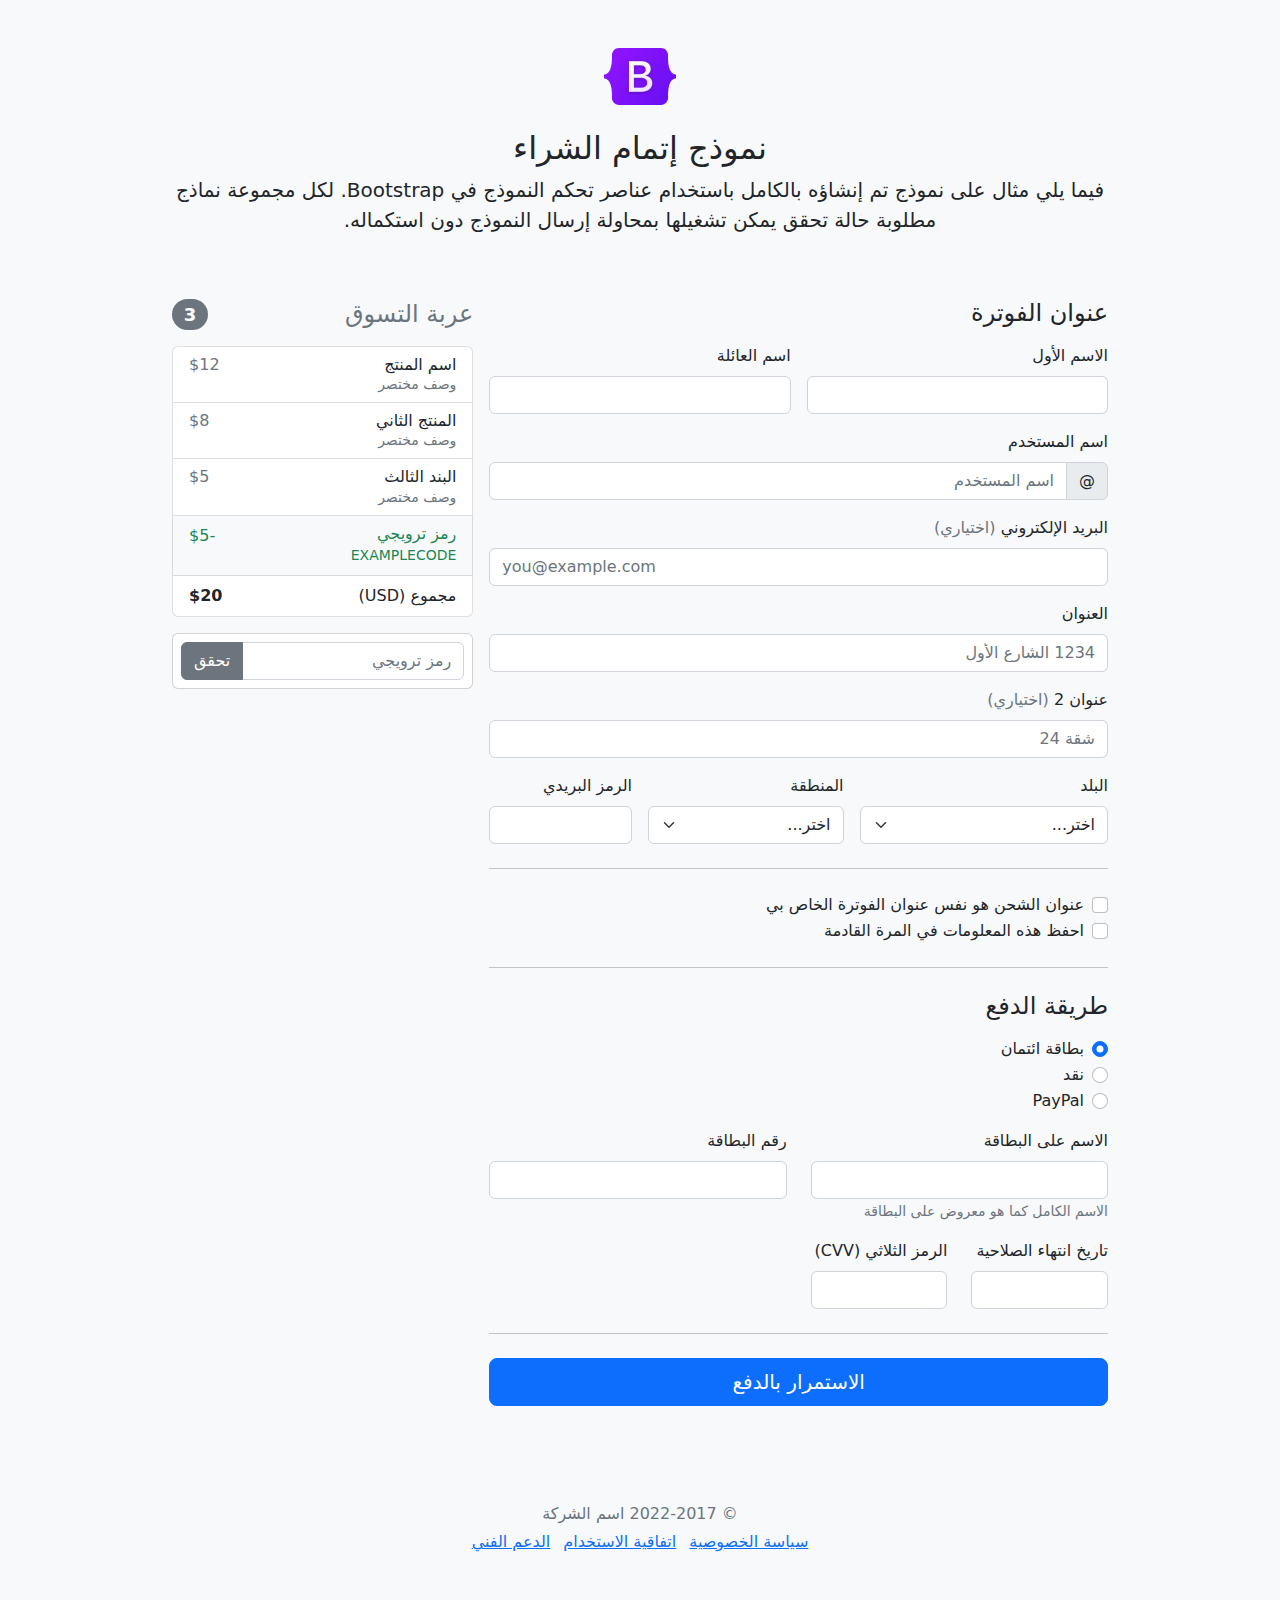
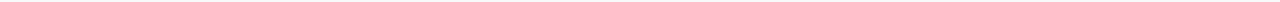
<file: examples/checkout-rtl/index.html>
<!doctype html>
<html lang="ar" dir="rtl">
  <head>
    <meta charset="utf-8">
    <meta name="viewport" content="width=device-width, initial-scale=1">
    <meta name="description" content="">
    <meta name="author" content="Mark Otto, Jacob Thornton, and Bootstrap contributors">
    <meta name="generator" content="Hugo 0.104.2">
    <title>مثال إتمام الشراء · Bootstrap v5.2</title>

    <link rel="canonical" href="https://getbootstrap.com/docs/5.2/examples/checkout-rtl/">

    

    

<link href="../assets/dist/css/bootstrap.rtl.min.css" rel="stylesheet">

    <style>
      .bd-placeholder-img {
        font-size: 1.125rem;
        text-anchor: middle;
        -webkit-user-select: none;
        -moz-user-select: none;
        user-select: none;
      }

      @media (min-width: 768px) {
        .bd-placeholder-img-lg {
          font-size: 3.5rem;
        }
      }

      .b-example-divider {
        height: 3rem;
        background-color: rgba(0, 0, 0, .1);
        border: solid rgba(0, 0, 0, .15);
        border-width: 1px 0;
        box-shadow: inset 0 .5em 1.5em rgba(0, 0, 0, .1), inset 0 .125em .5em rgba(0, 0, 0, .15);
      }

      .b-example-vr {
        flex-shrink: 0;
        width: 1.5rem;
        height: 100vh;
      }

      .bi {
        vertical-align: -.125em;
        fill: currentColor;
      }

      .nav-scroller {
        position: relative;
        z-index: 2;
        height: 2.75rem;
        overflow-y: hidden;
      }

      .nav-scroller .nav {
        display: flex;
        flex-wrap: nowrap;
        padding-bottom: 1rem;
        margin-top: -1px;
        overflow-x: auto;
        text-align: center;
        white-space: nowrap;
        -webkit-overflow-scrolling: touch;
      }
    </style>

    
    <!-- Custom styles for this template -->
    <link href="../checkout/form-validation.css" rel="stylesheet">
  </head>
  <body class="bg-light">
    
<div class="container">
  <main>
    <div class="py-5 text-center">
      <img class="d-block mx-auto mb-4" src="../assets/brand/bootstrap-logo.svg" alt="" width="72" height="57">
      <h2>نموذج إتمام الشراء</h2>
      <p class="lead">فيما يلي مثال على نموذج تم إنشاؤه بالكامل باستخدام عناصر تحكم النموذج في Bootstrap. لكل مجموعة نماذج مطلوبة حالة تحقق يمكن تشغيلها بمحاولة إرسال النموذج دون استكماله.</p>
    </div>

    <div class="row g-3">
      <div class="col-md-5 col-lg-4 order-md-last">
        <h4 class="d-flex justify-content-between align-items-center mb-3">
          <span class="text-muted">عربة التسوق</span>
          <span class="badge bg-secondary rounded-pill">3</span>
        </h4>
        <ul class="list-group mb-3">
          <li class="list-group-item d-flex justify-content-between lh-sm">
            <div>
              <h6 class="my-0">اسم المنتج</h6>
              <small class="text-muted">وصف مختصر</small>
            </div>
            <span class="text-muted">$12</span>
          </li>
          <li class="list-group-item d-flex justify-content-between lh-sm">
            <div>
              <h6 class="my-0">المنتج الثاني</h6>
              <small class="text-muted">وصف مختصر</small>
            </div>
            <span class="text-muted">$8</span>
          </li>
          <li class="list-group-item d-flex justify-content-between lh-sm">
            <div>
              <h6 class="my-0">البند الثالث</h6>
              <small class="text-muted">وصف مختصر</small>
            </div>
            <span class="text-muted">$5</span>
          </li>
          <li class="list-group-item d-flex justify-content-between bg-light">
            <div class="text-success">
              <h6 class="my-0">رمز ترويجي</h6>
              <small>EXAMPLECODE</small>
            </div>
            <span class="text-success">-$5</span>
          </li>
          <li class="list-group-item d-flex justify-content-between">
            <span>مجموع (USD)</span>
            <strong>$20</strong>
          </li>
        </ul>

        <form class="card p-2">
          <div class="input-group">
            <input type="text" class="form-control" placeholder="رمز ترويجي">
            <button type="submit" class="btn btn-secondary">تحقق</button>
          </div>
        </form>
      </div>
      <div class="col-md-7 col-lg-8">
        <h4 class="mb-3">عنوان الفوترة</h4>
        <form class="needs-validation" novalidate>
          <div class="row g-3">
            <div class="col-sm-6">
              <label for="firstName" class="form-label">الاسم الأول</label>
              <input type="text" class="form-control" id="firstName" placeholder="" value="" required>
              <div class="invalid-feedback">
                يرجى إدخال اسم أول صحيح.
              </div>
            </div>

            <div class="col-sm-6">
              <label for="lastName" class="form-label">اسم العائلة</label>
              <input type="text" class="form-control" id="lastName" placeholder="" value="" required>
              <div class="invalid-feedback">
                يرجى إدخال اسم عائلة صحيح.
              </div>
            </div>

            <div class="col-12">
              <label for="username" class="form-label">اسم المستخدم</label>
              <div class="input-group has-validation">
                <span class="input-group-text">@</span>
                <input type="text" class="form-control" id="username" placeholder="اسم المستخدم" required>
              <div class="invalid-feedback">
                اسم المستخدم الخاص بك مطلوب.
                </div>
              </div>
            </div>

            <div class="col-12">
              <label for="email" class="form-label">البريد الإلكتروني <span class="text-muted">(اختياري)</span></label>
              <input type="email" class="form-control" id="email" placeholder="you@example.com">
              <div class="invalid-feedback">
                يرجى إدخال عنوان بريد إلكتروني صحيح لتصلكم تحديثات الشحن.
              </div>
            </div>

            <div class="col-12">
              <label for="address" class="form-label">العنوان</label>
              <input type="text" class="form-control" id="address" placeholder="1234 الشارع الأول" required>
              <div class="invalid-feedback">
                يرجى إدخال عنوان الشحن الخاص بك.
              </div>
            </div>

            <div class="col-12">
              <label for="address2" class="form-label">عنوان 2 <span class="text-muted">(اختياري)</span></label>
              <input type="text" class="form-control" id="address2" placeholder="شقة 24">
            </div>

            <div class="col-md-5">
              <label for="country" class="form-label">البلد</label>
              <select class="form-select" id="country" required>
                <option value="">اختر...</option>
                <option>الولايات المتحدة الأمريكية</option>
              </select>
              <div class="invalid-feedback">
                يرجى اختيار بلد صحيح.
              </div>
            </div>

            <div class="col-md-4">
              <label for="state" class="form-label">المنطقة</label>
              <select class="form-select" id="state" required>
                <option value="">اختر...</option>
                <option>كاليفورنيا</option>
              </select>
              <div class="invalid-feedback">
                يرجى اختيار اسم منطقة صحيح.
              </div>
            </div>

            <div class="col-md-3">
              <label for="zip" class="form-label">الرمز البريدي</label>
              <input type="text" class="form-control" id="zip" placeholder="" required>
              <div class="invalid-feedback">
                الرمز البريدي مطلوب.
              </div>
            </div>
          </div>

          <hr class="my-4">

          <div class="form-check">
            <input type="checkbox" class="form-check-input" id="same-address">
            <label class="form-check-label" for="same-address">عنوان الشحن هو نفس عنوان الفوترة الخاص بي</label>
          </div>

          <div class="form-check">
            <input type="checkbox" class="form-check-input" id="save-info">
            <label class="form-check-label" for="save-info">احفظ هذه المعلومات في المرة القادمة</label>
          </div>

          <hr class="my-4">

          <h4 class="mb-3">طريقة الدفع</h4>

          <div class="my-3">
            <div class="form-check">
              <input id="credit" name="paymentMethod" type="radio" class="form-check-input" checked required>
              <label class="form-check-label" for="credit">بطاقة ائتمان</label>
            </div>
            <div class="form-check">
              <input id="cash" name="paymentMethod" type="radio" class="form-check-input" required>
              <label class="form-check-label" for="cash">نقد</label>
            </div>
            <div class="form-check">
              <input id="paypal" name="paymentMethod" type="radio" class="form-check-input" required>
              <label class="form-check-label" for="paypal">PayPal</label>
            </div>
          </div>

          <div class="row gy-3">
            <div class="col-md-6">
              <label for="cc-name" class="form-label">الاسم على البطاقة</label>
              <input type="text" class="form-control" id="cc-name" placeholder="" required>
              <small class="text-muted">الاسم الكامل كما هو معروض على البطاقة</small>
              <div class="invalid-feedback">
                الاسم على البطاقة مطلوب
              </div>
            </div>

            <div class="col-md-6">
              <label for="cc-number" class="form-label">رقم البطاقة</label>
              <input type="text" class="form-control" id="cc-number" placeholder="" required>
              <div class="invalid-feedback">
                رقم بطاقة الائتمان مطلوب
              </div>
            </div>

            <div class="col-md-3">
              <label for="cc-expiration" class="form-label">تاريخ انتهاء الصلاحية</label>
              <input type="text" class="form-control" id="cc-expiration" placeholder="" required>
              <div class="invalid-feedback">
                تاريخ انتهاء الصلاحية مطلوب
              </div>
            </div>

            <div class="col-md-3">
              <label for="cc-cvv" class="form-label">الرمز الثلاثي (CVV)</label>
              <input type="text" class="form-control" id="cc-cvv" placeholder="" required>
              <div class="invalid-feedback">
                رمز الحماية مطلوب
              </div>
            </div>
          </div>

          <hr class="my-4">

          <button class="w-100 btn btn-primary btn-lg" type="submit">الاستمرار بالدفع</button>
        </form>
      </div>
    </div>
  </main>
  <footer class="my-5 pt-5 text-muted text-center text-small">
    <p class="mb-1">&copy; 2022-2017 اسم الشركة</p>
    <ul class="list-inline">
      <li class="list-inline-item"><a href="#">سياسة الخصوصية</a></li>
      <li class="list-inline-item"><a href="#">اتفاقية الاستخدام</a></li>
      <li class="list-inline-item"><a href="#">الدعم الفني</a></li>
    </ul>
  </footer>
</div>


    <script src="../assets/dist/js/bootstrap.bundle.min.js"></script>

      <script src="../checkout/form-validation.js"></script>
  </body>
</html>
</file>
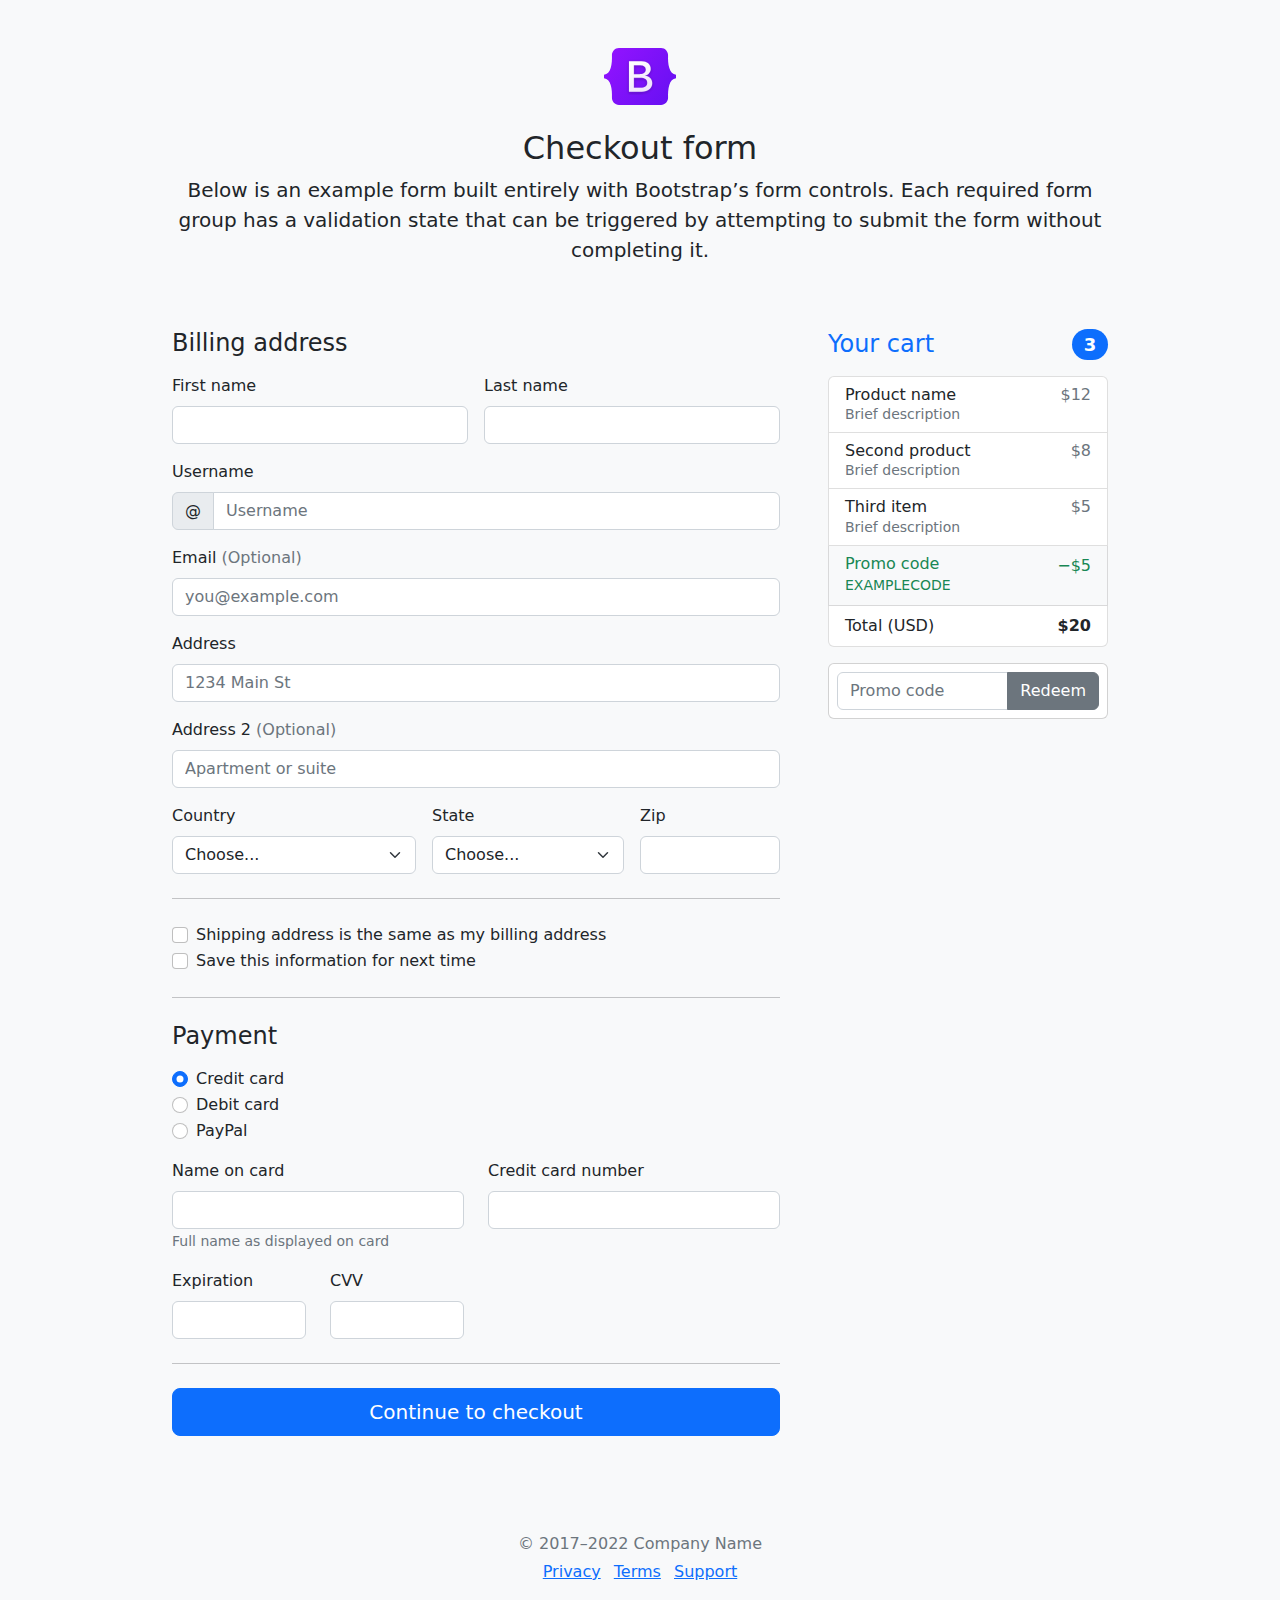
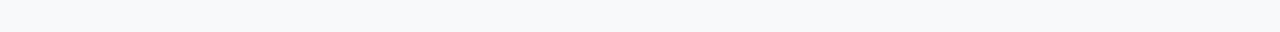
<file: examples/checkout/index.html>
<!doctype html>
<html lang="en">
  <head>
    <meta charset="utf-8">
    <meta name="viewport" content="width=device-width, initial-scale=1">
    <meta name="description" content="">
    <meta name="author" content="Mark Otto, Jacob Thornton, and Bootstrap contributors">
    <meta name="generator" content="Hugo 0.104.2">
    <title>Checkout example · Bootstrap v5.2</title>

    <link rel="canonical" href="https://getbootstrap.com/docs/5.2/examples/checkout/">

    

    

<link href="../assets/dist/css/bootstrap.min.css" rel="stylesheet">

    <style>
      .bd-placeholder-img {
        font-size: 1.125rem;
        text-anchor: middle;
        -webkit-user-select: none;
        -moz-user-select: none;
        user-select: none;
      }

      @media (min-width: 768px) {
        .bd-placeholder-img-lg {
          font-size: 3.5rem;
        }
      }

      .b-example-divider {
        height: 3rem;
        background-color: rgba(0, 0, 0, .1);
        border: solid rgba(0, 0, 0, .15);
        border-width: 1px 0;
        box-shadow: inset 0 .5em 1.5em rgba(0, 0, 0, .1), inset 0 .125em .5em rgba(0, 0, 0, .15);
      }

      .b-example-vr {
        flex-shrink: 0;
        width: 1.5rem;
        height: 100vh;
      }

      .bi {
        vertical-align: -.125em;
        fill: currentColor;
      }

      .nav-scroller {
        position: relative;
        z-index: 2;
        height: 2.75rem;
        overflow-y: hidden;
      }

      .nav-scroller .nav {
        display: flex;
        flex-wrap: nowrap;
        padding-bottom: 1rem;
        margin-top: -1px;
        overflow-x: auto;
        text-align: center;
        white-space: nowrap;
        -webkit-overflow-scrolling: touch;
      }
    </style>

    
    <!-- Custom styles for this template -->
    <link href="form-validation.css" rel="stylesheet">
  </head>
  <body class="bg-light">
    
<div class="container">
  <main>
    <div class="py-5 text-center">
      <img class="d-block mx-auto mb-4" src="../assets/brand/bootstrap-logo.svg" alt="" width="72" height="57">
      <h2>Checkout form</h2>
      <p class="lead">Below is an example form built entirely with Bootstrap’s form controls. Each required form group has a validation state that can be triggered by attempting to submit the form without completing it.</p>
    </div>

    <div class="row g-5">
      <div class="col-md-5 col-lg-4 order-md-last">
        <h4 class="d-flex justify-content-between align-items-center mb-3">
          <span class="text-primary">Your cart</span>
          <span class="badge bg-primary rounded-pill">3</span>
        </h4>
        <ul class="list-group mb-3">
          <li class="list-group-item d-flex justify-content-between lh-sm">
            <div>
              <h6 class="my-0">Product name</h6>
              <small class="text-muted">Brief description</small>
            </div>
            <span class="text-muted">$12</span>
          </li>
          <li class="list-group-item d-flex justify-content-between lh-sm">
            <div>
              <h6 class="my-0">Second product</h6>
              <small class="text-muted">Brief description</small>
            </div>
            <span class="text-muted">$8</span>
          </li>
          <li class="list-group-item d-flex justify-content-between lh-sm">
            <div>
              <h6 class="my-0">Third item</h6>
              <small class="text-muted">Brief description</small>
            </div>
            <span class="text-muted">$5</span>
          </li>
          <li class="list-group-item d-flex justify-content-between bg-light">
            <div class="text-success">
              <h6 class="my-0">Promo code</h6>
              <small>EXAMPLECODE</small>
            </div>
            <span class="text-success">−$5</span>
          </li>
          <li class="list-group-item d-flex justify-content-between">
            <span>Total (USD)</span>
            <strong>$20</strong>
          </li>
        </ul>

        <form class="card p-2">
          <div class="input-group">
            <input type="text" class="form-control" placeholder="Promo code">
            <button type="submit" class="btn btn-secondary">Redeem</button>
          </div>
        </form>
      </div>
      <div class="col-md-7 col-lg-8">
        <h4 class="mb-3">Billing address</h4>
        <form class="needs-validation" novalidate>
          <div class="row g-3">
            <div class="col-sm-6">
              <label for="firstName" class="form-label">First name</label>
              <input type="text" class="form-control" id="firstName" placeholder="" value="" required>
              <div class="invalid-feedback">
                Valid first name is required.
              </div>
            </div>

            <div class="col-sm-6">
              <label for="lastName" class="form-label">Last name</label>
              <input type="text" class="form-control" id="lastName" placeholder="" value="" required>
              <div class="invalid-feedback">
                Valid last name is required.
              </div>
            </div>

            <div class="col-12">
              <label for="username" class="form-label">Username</label>
              <div class="input-group has-validation">
                <span class="input-group-text">@</span>
                <input type="text" class="form-control" id="username" placeholder="Username" required>
              <div class="invalid-feedback">
                  Your username is required.
                </div>
              </div>
            </div>

            <div class="col-12">
              <label for="email" class="form-label">Email <span class="text-muted">(Optional)</span></label>
              <input type="email" class="form-control" id="email" placeholder="you@example.com">
              <div class="invalid-feedback">
                Please enter a valid email address for shipping updates.
              </div>
            </div>

            <div class="col-12">
              <label for="address" class="form-label">Address</label>
              <input type="text" class="form-control" id="address" placeholder="1234 Main St" required>
              <div class="invalid-feedback">
                Please enter your shipping address.
              </div>
            </div>

            <div class="col-12">
              <label for="address2" class="form-label">Address 2 <span class="text-muted">(Optional)</span></label>
              <input type="text" class="form-control" id="address2" placeholder="Apartment or suite">
            </div>

            <div class="col-md-5">
              <label for="country" class="form-label">Country</label>
              <select class="form-select" id="country" required>
                <option value="">Choose...</option>
                <option>United States</option>
              </select>
              <div class="invalid-feedback">
                Please select a valid country.
              </div>
            </div>

            <div class="col-md-4">
              <label for="state" class="form-label">State</label>
              <select class="form-select" id="state" required>
                <option value="">Choose...</option>
                <option>California</option>
              </select>
              <div class="invalid-feedback">
                Please provide a valid state.
              </div>
            </div>

            <div class="col-md-3">
              <label for="zip" class="form-label">Zip</label>
              <input type="text" class="form-control" id="zip" placeholder="" required>
              <div class="invalid-feedback">
                Zip code required.
              </div>
            </div>
          </div>

          <hr class="my-4">

          <div class="form-check">
            <input type="checkbox" class="form-check-input" id="same-address">
            <label class="form-check-label" for="same-address">Shipping address is the same as my billing address</label>
          </div>

          <div class="form-check">
            <input type="checkbox" class="form-check-input" id="save-info">
            <label class="form-check-label" for="save-info">Save this information for next time</label>
          </div>

          <hr class="my-4">

          <h4 class="mb-3">Payment</h4>

          <div class="my-3">
            <div class="form-check">
              <input id="credit" name="paymentMethod" type="radio" class="form-check-input" checked required>
              <label class="form-check-label" for="credit">Credit card</label>
            </div>
            <div class="form-check">
              <input id="debit" name="paymentMethod" type="radio" class="form-check-input" required>
              <label class="form-check-label" for="debit">Debit card</label>
            </div>
            <div class="form-check">
              <input id="paypal" name="paymentMethod" type="radio" class="form-check-input" required>
              <label class="form-check-label" for="paypal">PayPal</label>
            </div>
          </div>

          <div class="row gy-3">
            <div class="col-md-6">
              <label for="cc-name" class="form-label">Name on card</label>
              <input type="text" class="form-control" id="cc-name" placeholder="" required>
              <small class="text-muted">Full name as displayed on card</small>
              <div class="invalid-feedback">
                Name on card is required
              </div>
            </div>

            <div class="col-md-6">
              <label for="cc-number" class="form-label">Credit card number</label>
              <input type="text" class="form-control" id="cc-number" placeholder="" required>
              <div class="invalid-feedback">
                Credit card number is required
              </div>
            </div>

            <div class="col-md-3">
              <label for="cc-expiration" class="form-label">Expiration</label>
              <input type="text" class="form-control" id="cc-expiration" placeholder="" required>
              <div class="invalid-feedback">
                Expiration date required
              </div>
            </div>

            <div class="col-md-3">
              <label for="cc-cvv" class="form-label">CVV</label>
              <input type="text" class="form-control" id="cc-cvv" placeholder="" required>
              <div class="invalid-feedback">
                Security code required
              </div>
            </div>
          </div>

          <hr class="my-4">

          <button class="w-100 btn btn-primary btn-lg" type="submit">Continue to checkout</button>
        </form>
      </div>
    </div>
  </main>

  <footer class="my-5 pt-5 text-muted text-center text-small">
    <p class="mb-1">&copy; 2017–2022 Company Name</p>
    <ul class="list-inline">
      <li class="list-inline-item"><a href="#">Privacy</a></li>
      <li class="list-inline-item"><a href="#">Terms</a></li>
      <li class="list-inline-item"><a href="#">Support</a></li>
    </ul>
  </footer>
</div>


    <script src="../assets/dist/js/bootstrap.bundle.min.js"></script>

      <script src="form-validation.js"></script>
  </body>
</html>
</file>
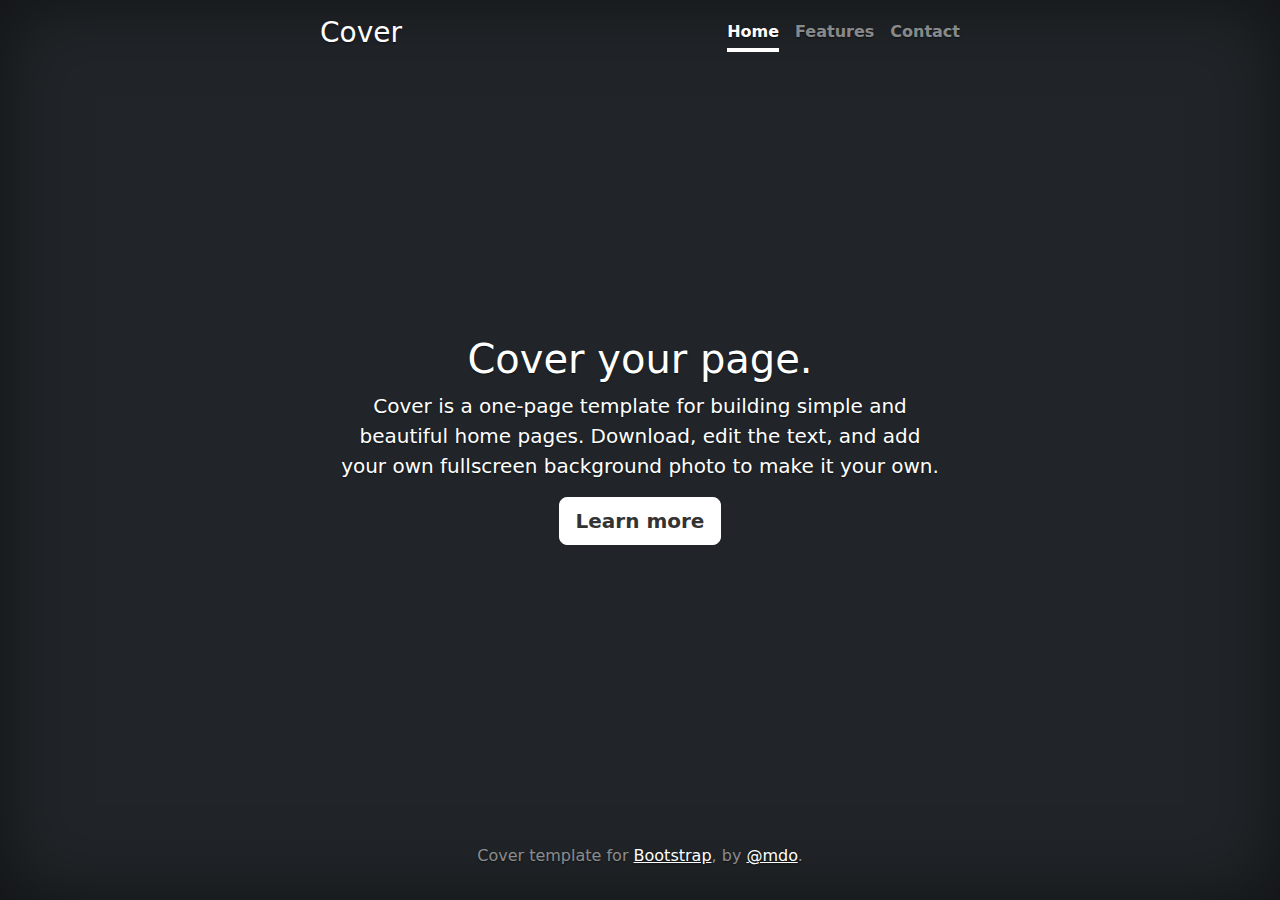
<file: examples/cover/index.html>
<!doctype html>
<html lang="en" class="h-100">
  <head>
    <meta charset="utf-8">
    <meta name="viewport" content="width=device-width, initial-scale=1">
    <meta name="description" content="">
    <meta name="author" content="Mark Otto, Jacob Thornton, and Bootstrap contributors">
    <meta name="generator" content="Hugo 0.104.2">
    <title>Cover Template · Bootstrap v5.2</title>

    <link rel="canonical" href="https://getbootstrap.com/docs/5.2/examples/cover/">

    

    

<link href="../assets/dist/css/bootstrap.min.css" rel="stylesheet">

    <style>
      .bd-placeholder-img {
        font-size: 1.125rem;
        text-anchor: middle;
        -webkit-user-select: none;
        -moz-user-select: none;
        user-select: none;
      }

      @media (min-width: 768px) {
        .bd-placeholder-img-lg {
          font-size: 3.5rem;
        }
      }

      .b-example-divider {
        height: 3rem;
        background-color: rgba(0, 0, 0, .1);
        border: solid rgba(0, 0, 0, .15);
        border-width: 1px 0;
        box-shadow: inset 0 .5em 1.5em rgba(0, 0, 0, .1), inset 0 .125em .5em rgba(0, 0, 0, .15);
      }

      .b-example-vr {
        flex-shrink: 0;
        width: 1.5rem;
        height: 100vh;
      }

      .bi {
        vertical-align: -.125em;
        fill: currentColor;
      }

      .nav-scroller {
        position: relative;
        z-index: 2;
        height: 2.75rem;
        overflow-y: hidden;
      }

      .nav-scroller .nav {
        display: flex;
        flex-wrap: nowrap;
        padding-bottom: 1rem;
        margin-top: -1px;
        overflow-x: auto;
        text-align: center;
        white-space: nowrap;
        -webkit-overflow-scrolling: touch;
      }
    </style>

    
    <!-- Custom styles for this template -->
    <link href="cover.css" rel="stylesheet">
  </head>
  <body class="d-flex h-100 text-center text-bg-dark">
    
<div class="cover-container d-flex w-100 h-100 p-3 mx-auto flex-column">
  <header class="mb-auto">
    <div>
      <h3 class="float-md-start mb-0">Cover</h3>
      <nav class="nav nav-masthead justify-content-center float-md-end">
        <a class="nav-link fw-bold py-1 px-0 active" aria-current="page" href="#">Home</a>
        <a class="nav-link fw-bold py-1 px-0" href="#">Features</a>
        <a class="nav-link fw-bold py-1 px-0" href="#">Contact</a>
      </nav>
    </div>
  </header>

  <main class="px-3">
    <h1>Cover your page.</h1>
    <p class="lead">Cover is a one-page template for building simple and beautiful home pages. Download, edit the text, and add your own fullscreen background photo to make it your own.</p>
    <p class="lead">
      <a href="#" class="btn btn-lg btn-secondary fw-bold border-white bg-white">Learn more</a>
    </p>
  </main>

  <footer class="mt-auto text-white-50">
    <p>Cover template for <a href="https://getbootstrap.com/" class="text-white">Bootstrap</a>, by <a href="https://twitter.com/mdo" class="text-white">@mdo</a>.</p>
  </footer>
</div>


    
  </body>
</html>
</file>
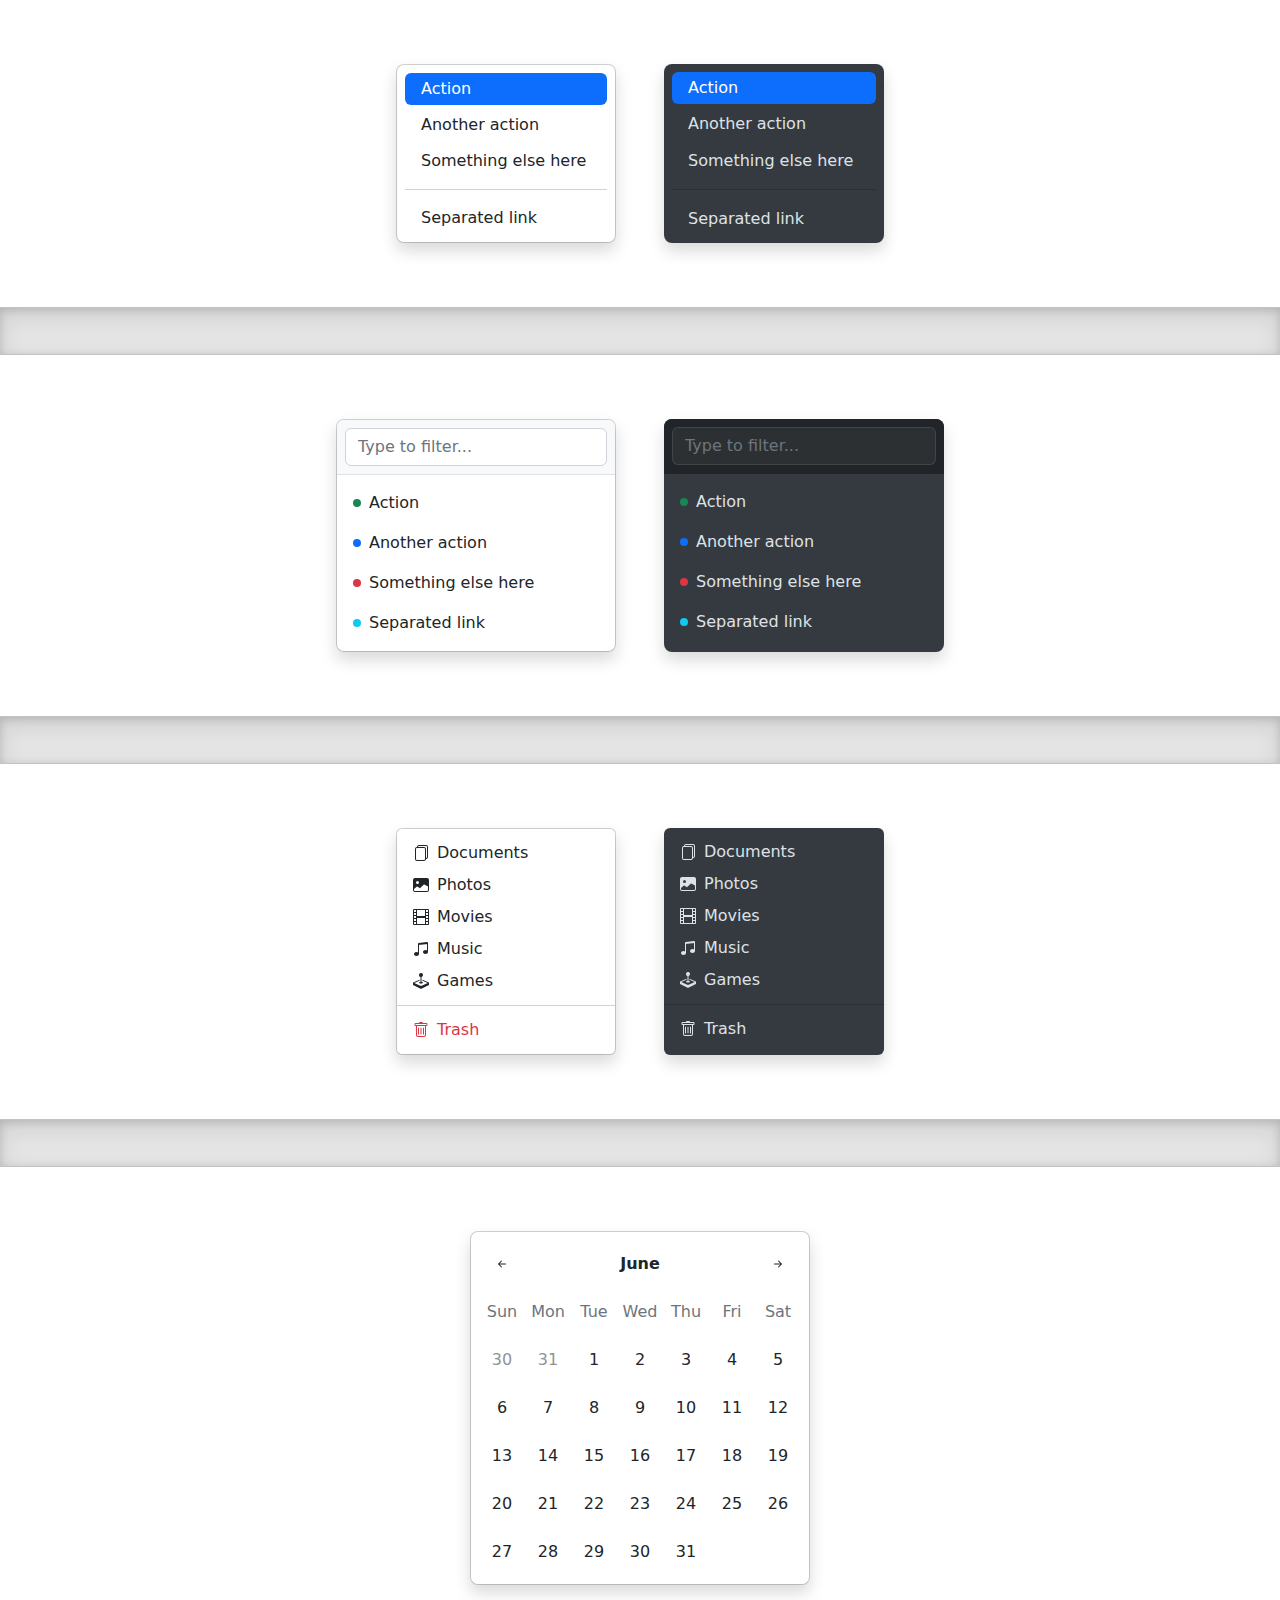
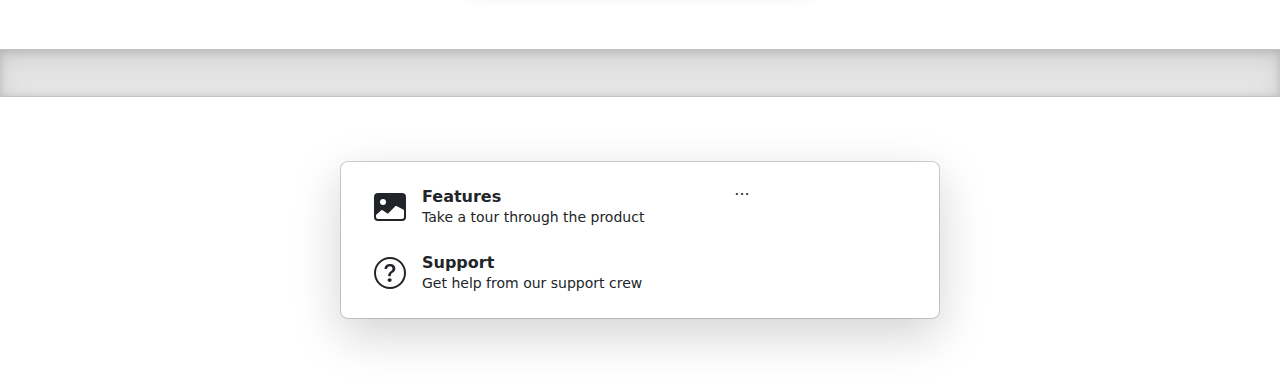
<file: examples/dropdowns/index.html>
<!doctype html>
<html lang="en">
  <head>
    <meta charset="utf-8">
    <meta name="viewport" content="width=device-width, initial-scale=1">
    <meta name="description" content="">
    <meta name="author" content="Mark Otto, Jacob Thornton, and Bootstrap contributors">
    <meta name="generator" content="Hugo 0.104.2">
    <title>Dropdowns · Bootstrap v5.2</title>

    <link rel="canonical" href="https://getbootstrap.com/docs/5.2/examples/dropdowns/">

    

    

<link href="../assets/dist/css/bootstrap.min.css" rel="stylesheet">

    <style>
      .bd-placeholder-img {
        font-size: 1.125rem;
        text-anchor: middle;
        -webkit-user-select: none;
        -moz-user-select: none;
        user-select: none;
      }

      @media (min-width: 768px) {
        .bd-placeholder-img-lg {
          font-size: 3.5rem;
        }
      }

      .b-example-divider {
        height: 3rem;
        background-color: rgba(0, 0, 0, .1);
        border: solid rgba(0, 0, 0, .15);
        border-width: 1px 0;
        box-shadow: inset 0 .5em 1.5em rgba(0, 0, 0, .1), inset 0 .125em .5em rgba(0, 0, 0, .15);
      }

      .b-example-vr {
        flex-shrink: 0;
        width: 1.5rem;
        height: 100vh;
      }

      .bi {
        vertical-align: -.125em;
        fill: currentColor;
      }

      .nav-scroller {
        position: relative;
        z-index: 2;
        height: 2.75rem;
        overflow-y: hidden;
      }

      .nav-scroller .nav {
        display: flex;
        flex-wrap: nowrap;
        padding-bottom: 1rem;
        margin-top: -1px;
        overflow-x: auto;
        text-align: center;
        white-space: nowrap;
        -webkit-overflow-scrolling: touch;
      }
    </style>

    
    <!-- Custom styles for this template -->
    <link href="dropdowns.css" rel="stylesheet">
  </head>
  <body>
    
<svg xmlns="http://www.w3.org/2000/svg" style="display: none;">
  <symbol id="bootstrap" viewBox="0 0 118 94">
    <title>Bootstrap</title>
    <path fill-rule="evenodd" clip-rule="evenodd" d="M24.509 0c-6.733 0-11.715 5.893-11.492 12.284.214 6.14-.064 14.092-2.066 20.577C8.943 39.365 5.547 43.485 0 44.014v5.972c5.547.529 8.943 4.649 10.951 11.153 2.002 6.485 2.28 14.437 2.066 20.577C12.794 88.106 17.776 94 24.51 94H93.5c6.733 0 11.714-5.893 11.491-12.284-.214-6.14.064-14.092 2.066-20.577 2.009-6.504 5.396-10.624 10.943-11.153v-5.972c-5.547-.529-8.934-4.649-10.943-11.153-2.002-6.484-2.28-14.437-2.066-20.577C105.214 5.894 100.233 0 93.5 0H24.508zM80 57.863C80 66.663 73.436 72 62.543 72H44a2 2 0 01-2-2V24a2 2 0 012-2h18.437c9.083 0 15.044 4.92 15.044 12.474 0 5.302-4.01 10.049-9.119 10.88v.277C75.317 46.394 80 51.21 80 57.863zM60.521 28.34H49.948v14.934h8.905c6.884 0 10.68-2.772 10.68-7.727 0-4.643-3.264-7.207-9.012-7.207zM49.948 49.2v16.458H60.91c7.167 0 10.964-2.876 10.964-8.281 0-5.406-3.903-8.178-11.425-8.178H49.948z"></path>
  </symbol>

  <symbol id="exclamation-triangle-fill" viewBox="0 0 16 16">
    <path d="M8.982 1.566a1.13 1.13 0 0 0-1.96 0L.165 13.233c-.457.778.091 1.767.98 1.767h13.713c.889 0 1.438-.99.98-1.767L8.982 1.566zM8 5c.535 0 .954.462.9.995l-.35 3.507a.552.552 0 0 1-1.1 0L7.1 5.995A.905.905 0 0 1 8 5zm.002 6a1 1 0 1 1 0 2 1 1 0 0 1 0-2z"/>
  </symbol>

  <symbol id="check2" viewBox="0 0 16 16">
    <path d="M13.854 3.646a.5.5 0 0 1 0 .708l-7 7a.5.5 0 0 1-.708 0l-3.5-3.5a.5.5 0 1 1 .708-.708L6.5 10.293l6.646-6.647a.5.5 0 0 1 .708 0z"/>
  </symbol>

  <symbol id="check2-circle" viewBox="0 0 16 16">
    <path d="M2.5 8a5.5 5.5 0 0 1 8.25-4.764.5.5 0 0 0 .5-.866A6.5 6.5 0 1 0 14.5 8a.5.5 0 0 0-1 0 5.5 5.5 0 1 1-11 0z"/>
    <path d="M15.354 3.354a.5.5 0 0 0-.708-.708L8 9.293 5.354 6.646a.5.5 0 1 0-.708.708l3 3a.5.5 0 0 0 .708 0l7-7z"/>
  </symbol>

  <symbol id="bookmark-star" viewBox="0 0 16 16">
    <path d="M7.84 4.1a.178.178 0 0 1 .32 0l.634 1.285a.178.178 0 0 0 .134.098l1.42.206c.145.021.204.2.098.303L9.42 6.993a.178.178 0 0 0-.051.158l.242 1.414a.178.178 0 0 1-.258.187l-1.27-.668a.178.178 0 0 0-.165 0l-1.27.668a.178.178 0 0 1-.257-.187l.242-1.414a.178.178 0 0 0-.05-.158l-1.03-1.001a.178.178 0 0 1 .098-.303l1.42-.206a.178.178 0 0 0 .134-.098L7.84 4.1z"/>
    <path d="M2 2a2 2 0 0 1 2-2h8a2 2 0 0 1 2 2v13.5a.5.5 0 0 1-.777.416L8 13.101l-5.223 2.815A.5.5 0 0 1 2 15.5V2zm2-1a1 1 0 0 0-1 1v12.566l4.723-2.482a.5.5 0 0 1 .554 0L13 14.566V2a1 1 0 0 0-1-1H4z"/>
  </symbol>

  <symbol id="grid-fill" viewBox="0 0 16 16">
    <path d="M1 2.5A1.5 1.5 0 0 1 2.5 1h3A1.5 1.5 0 0 1 7 2.5v3A1.5 1.5 0 0 1 5.5 7h-3A1.5 1.5 0 0 1 1 5.5v-3zm8 0A1.5 1.5 0 0 1 10.5 1h3A1.5 1.5 0 0 1 15 2.5v3A1.5 1.5 0 0 1 13.5 7h-3A1.5 1.5 0 0 1 9 5.5v-3zm-8 8A1.5 1.5 0 0 1 2.5 9h3A1.5 1.5 0 0 1 7 10.5v3A1.5 1.5 0 0 1 5.5 15h-3A1.5 1.5 0 0 1 1 13.5v-3zm8 0A1.5 1.5 0 0 1 10.5 9h3a1.5 1.5 0 0 1 1.5 1.5v3a1.5 1.5 0 0 1-1.5 1.5h-3A1.5 1.5 0 0 1 9 13.5v-3z"/>
  </symbol>

  <symbol id="stars" viewBox="0 0 16 16">
    <path d="M7.657 6.247c.11-.33.576-.33.686 0l.645 1.937a2.89 2.89 0 0 0 1.829 1.828l1.936.645c.33.11.33.576 0 .686l-1.937.645a2.89 2.89 0 0 0-1.828 1.829l-.645 1.936a.361.361 0 0 1-.686 0l-.645-1.937a2.89 2.89 0 0 0-1.828-1.828l-1.937-.645a.361.361 0 0 1 0-.686l1.937-.645a2.89 2.89 0 0 0 1.828-1.828l.645-1.937zM3.794 1.148a.217.217 0 0 1 .412 0l.387 1.162c.173.518.579.924 1.097 1.097l1.162.387a.217.217 0 0 1 0 .412l-1.162.387A1.734 1.734 0 0 0 4.593 5.69l-.387 1.162a.217.217 0 0 1-.412 0L3.407 5.69A1.734 1.734 0 0 0 2.31 4.593l-1.162-.387a.217.217 0 0 1 0-.412l1.162-.387A1.734 1.734 0 0 0 3.407 2.31l.387-1.162zM10.863.099a.145.145 0 0 1 .274 0l.258.774c.115.346.386.617.732.732l.774.258a.145.145 0 0 1 0 .274l-.774.258a1.156 1.156 0 0 0-.732.732l-.258.774a.145.145 0 0 1-.274 0l-.258-.774a1.156 1.156 0 0 0-.732-.732L9.1 2.137a.145.145 0 0 1 0-.274l.774-.258c.346-.115.617-.386.732-.732L10.863.1z"/>
  </symbol>

  <symbol id="film" viewBox="0 0 16 16">
    <path d="M0 1a1 1 0 0 1 1-1h14a1 1 0 0 1 1 1v14a1 1 0 0 1-1 1H1a1 1 0 0 1-1-1V1zm4 0v6h8V1H4zm8 8H4v6h8V9zM1 1v2h2V1H1zm2 3H1v2h2V4zM1 7v2h2V7H1zm2 3H1v2h2v-2zm-2 3v2h2v-2H1zM15 1h-2v2h2V1zm-2 3v2h2V4h-2zm2 3h-2v2h2V7zm-2 3v2h2v-2h-2zm2 3h-2v2h2v-2z"/>
  </symbol>

  <symbol id="joystick" viewBox="0 0 16 16">
    <path d="M10 2a2 2 0 0 1-1.5 1.937v5.087c.863.083 1.5.377 1.5.726 0 .414-.895.75-2 .75s-2-.336-2-.75c0-.35.637-.643 1.5-.726V3.937A2 2 0 1 1 10 2z"/>
    <path d="M0 9.665v1.717a1 1 0 0 0 .553.894l6.553 3.277a2 2 0 0 0 1.788 0l6.553-3.277a1 1 0 0 0 .553-.894V9.665c0-.1-.06-.19-.152-.23L9.5 6.715v.993l5.227 2.178a.125.125 0 0 1 .001.23l-5.94 2.546a2 2 0 0 1-1.576 0l-5.94-2.546a.125.125 0 0 1 .001-.23L6.5 7.708l-.013-.988L.152 9.435a.25.25 0 0 0-.152.23z"/>
  </symbol>

  <symbol id="music-note-beamed" viewBox="0 0 16 16">
    <path d="M6 13c0 1.105-1.12 2-2.5 2S1 14.105 1 13c0-1.104 1.12-2 2.5-2s2.5.896 2.5 2zm9-2c0 1.105-1.12 2-2.5 2s-2.5-.895-2.5-2 1.12-2 2.5-2 2.5.895 2.5 2z"/>
    <path fill-rule="evenodd" d="M14 11V2h1v9h-1zM6 3v10H5V3h1z"/>
    <path d="M5 2.905a1 1 0 0 1 .9-.995l8-.8a1 1 0 0 1 1.1.995V3L5 4V2.905z"/>
  </symbol>

  <symbol id="files" viewBox="0 0 16 16">
    <path d="M13 0H6a2 2 0 0 0-2 2 2 2 0 0 0-2 2v10a2 2 0 0 0 2 2h7a2 2 0 0 0 2-2 2 2 0 0 0 2-2V2a2 2 0 0 0-2-2zm0 13V4a2 2 0 0 0-2-2H5a1 1 0 0 1 1-1h7a1 1 0 0 1 1 1v10a1 1 0 0 1-1 1zM3 4a1 1 0 0 1 1-1h7a1 1 0 0 1 1 1v10a1 1 0 0 1-1 1H4a1 1 0 0 1-1-1V4z"/>
  </symbol>

  <symbol id="image-fill" viewBox="0 0 16 16">
    <path d="M.002 3a2 2 0 0 1 2-2h12a2 2 0 0 1 2 2v10a2 2 0 0 1-2 2h-12a2 2 0 0 1-2-2V3zm1 9v1a1 1 0 0 0 1 1h12a1 1 0 0 0 1-1V9.5l-3.777-1.947a.5.5 0 0 0-.577.093l-3.71 3.71-2.66-1.772a.5.5 0 0 0-.63.062L1.002 12zm5-6.5a1.5 1.5 0 1 0-3 0 1.5 1.5 0 0 0 3 0z"/>
  </symbol>

  <symbol id="trash" viewBox="0 0 16 16">
    <path d="M5.5 5.5A.5.5 0 0 1 6 6v6a.5.5 0 0 1-1 0V6a.5.5 0 0 1 .5-.5zm2.5 0a.5.5 0 0 1 .5.5v6a.5.5 0 0 1-1 0V6a.5.5 0 0 1 .5-.5zm3 .5a.5.5 0 0 0-1 0v6a.5.5 0 0 0 1 0V6z"/>
    <path fill-rule="evenodd" d="M14.5 3a1 1 0 0 1-1 1H13v9a2 2 0 0 1-2 2H5a2 2 0 0 1-2-2V4h-.5a1 1 0 0 1-1-1V2a1 1 0 0 1 1-1H6a1 1 0 0 1 1-1h2a1 1 0 0 1 1 1h3.5a1 1 0 0 1 1 1v1zM4.118 4 4 4.059V13a1 1 0 0 0 1 1h6a1 1 0 0 0 1-1V4.059L11.882 4H4.118zM2.5 3V2h11v1h-11z"/>
  </symbol>

  <symbol id="question-circle" viewBox="0 0 16 16">
    <path d="M8 15A7 7 0 1 1 8 1a7 7 0 0 1 0 14zm0 1A8 8 0 1 0 8 0a8 8 0 0 0 0 16z"/>
    <path d="M5.255 5.786a.237.237 0 0 0 .241.247h.825c.138 0 .248-.113.266-.25.09-.656.54-1.134 1.342-1.134.686 0 1.314.343 1.314 1.168 0 .635-.374.927-.965 1.371-.673.489-1.206 1.06-1.168 1.987l.003.217a.25.25 0 0 0 .25.246h.811a.25.25 0 0 0 .25-.25v-.105c0-.718.273-.927 1.01-1.486.609-.463 1.244-.977 1.244-2.056 0-1.511-1.276-2.241-2.673-2.241-1.267 0-2.655.59-2.75 2.286zm1.557 5.763c0 .533.425.927 1.01.927.609 0 1.028-.394 1.028-.927 0-.552-.42-.94-1.029-.94-.584 0-1.009.388-1.009.94z"/>
  </symbol>

  <symbol id="arrow-left-short" viewBox="0 0 16 16">
    <path fill-rule="evenodd" d="M12 8a.5.5 0 0 1-.5.5H5.707l2.147 2.146a.5.5 0 0 1-.708.708l-3-3a.5.5 0 0 1 0-.708l3-3a.5.5 0 1 1 .708.708L5.707 7.5H11.5a.5.5 0 0 1 .5.5z"/>
  </symbol>

  <symbol id="arrow-right-short" viewBox="0 0 16 16">
    <path fill-rule="evenodd" d="M4 8a.5.5 0 0 1 .5-.5h5.793L8.146 5.354a.5.5 0 1 1 .708-.708l3 3a.5.5 0 0 1 0 .708l-3 3a.5.5 0 0 1-.708-.708L10.293 8.5H4.5A.5.5 0 0 1 4 8z"/>
  </symbol>
</svg>

<div class="d-flex gap-5 justify-content-center">
  <ul class="dropdown-menu position-static d-grid gap-1 p-2 rounded-3 mx-0 shadow w-220px">
    <li><a class="dropdown-item rounded-2 active" href="#">Action</a></li>
    <li><a class="dropdown-item rounded-2" href="#">Another action</a></li>
    <li><a class="dropdown-item rounded-2" href="#">Something else here</a></li>
    <li><hr class="dropdown-divider"></li>
    <li><a class="dropdown-item rounded-2" href="#">Separated link</a></li>
  </ul>
  <ul class="dropdown-menu dropdown-menu-dark position-static d-grid gap-1 p-2 rounded-3 mx-0 border-0 shadow w-220px">
    <li><a class="dropdown-item rounded-2 active" href="#">Action</a></li>
    <li><a class="dropdown-item rounded-2" href="#">Another action</a></li>
    <li><a class="dropdown-item rounded-2" href="#">Something else here</a></li>
    <li><hr class="dropdown-divider"></li>
    <li><a class="dropdown-item rounded-2" href="#">Separated link</a></li>
  </ul>
</div>

<div class="b-example-divider"></div>

<div class="d-flex gap-5 justify-content-center">
  <div class="dropdown-menu d-block position-static pt-0 mx-0 rounded-3 shadow overflow-hidden w-280px">
    <form class="p-2 mb-2 bg-light border-bottom">
      <input type="search" class="form-control" autocomplete="false" placeholder="Type to filter...">
    </form>
    <ul class="list-unstyled mb-0">
      <li><a class="dropdown-item d-flex align-items-center gap-2 py-2" href="#">
        <span class="d-inline-block bg-success rounded-circle p-1"></span>
        Action
      </a></li>
      <li><a class="dropdown-item d-flex align-items-center gap-2 py-2" href="#">
        <span class="d-inline-block bg-primary rounded-circle p-1"></span>
        Another action
      </a></li>
      <li><a class="dropdown-item d-flex align-items-center gap-2 py-2" href="#">
        <span class="d-inline-block bg-danger rounded-circle p-1"></span>
        Something else here
      </a></li>
      <li><a class="dropdown-item d-flex align-items-center gap-2 py-2" href="#">
        <span class="d-inline-block bg-info rounded-circle p-1"></span>
        Separated link
      </a></li>
    </ul>
  </div>

  <div class="dropdown-menu dropdown-menu-dark d-block position-static border-0 pt-0 mx-0 rounded-3 shadow overflow-hidden w-280px">
    <form class="p-2 mb-2 bg-dark border-bottom border-dark">
      <input type="search" class="form-control form-control-dark" autocomplete="false" placeholder="Type to filter...">
    </form>
    <ul class="list-unstyled mb-0">
      <li><a class="dropdown-item d-flex align-items-center gap-2 py-2" href="#">
        <span class="d-inline-block bg-success rounded-circle p-1"></span>
        Action
      </a></li>
      <li><a class="dropdown-item d-flex align-items-center gap-2 py-2" href="#">
        <span class="d-inline-block bg-primary rounded-circle p-1"></span>
        Another action
      </a></li>
      <li><a class="dropdown-item d-flex align-items-center gap-2 py-2" href="#">
        <span class="d-inline-block bg-danger rounded-circle p-1"></span>
        Something else here
      </a></li>
      <li><a class="dropdown-item d-flex align-items-center gap-2 py-2" href="#">
        <span class="d-inline-block bg-info rounded-circle p-1"></span>
        Separated link
      </a></li>
    </ul>
  </div>
</div>

<div class="b-example-divider"></div>

<div class="d-flex gap-5 justify-content-center">
  <ul class="dropdown-menu d-block position-static mx-0 shadow w-220px">
    <li>
      <a class="dropdown-item d-flex gap-2 align-items-center" href="#">
        <svg class="bi" width="16" height="16"><use xlink:href="#files"/></svg>
        Documents
      </a>
    </li>
    <li>
      <a class="dropdown-item d-flex gap-2 align-items-center" href="#">
        <svg class="bi" width="16" height="16"><use xlink:href="#image-fill"/></svg>
        Photos
      </a>
    </li>
    <li>
      <a class="dropdown-item d-flex gap-2 align-items-center" href="#">
        <svg class="bi" width="16" height="16"><use xlink:href="#film"/></svg>
        Movies
      </a>
    </li>
    <li>
      <a class="dropdown-item d-flex gap-2 align-items-center" href="#">
        <svg class="bi" width="16" height="16"><use xlink:href="#music-note-beamed"/></svg>
        Music
      </a>
    </li>
    <li>
      <a class="dropdown-item d-flex gap-2 align-items-center" href="#">
        <svg class="bi" width="16" height="16"><use xlink:href="#joystick"/></svg>
        Games
      </a>
    </li>
    <li><hr class="dropdown-divider"></li>
    <li>
      <a class="dropdown-item dropdown-item-danger d-flex gap-2 align-items-center" href="#">
        <svg class="bi" width="16" height="16"><use xlink:href="#trash"/></svg>
        Trash
      </a>
    </li>
  </ul>
  <ul class="dropdown-menu dropdown-menu-dark d-block position-static mx-0 border-0 shadow w-220px">
    <li>
      <a class="dropdown-item d-flex gap-2 align-items-center" href="#">
        <svg class="bi" width="16" height="16"><use xlink:href="#files"/></svg>
        Documents
      </a>
    </li>
    <li>
      <a class="dropdown-item d-flex gap-2 align-items-center" href="#">
        <svg class="bi" width="16" height="16"><use xlink:href="#image-fill"/></svg>
        Photos
      </a>
    </li>
    <li>
      <a class="dropdown-item d-flex gap-2 align-items-center" href="#">
        <svg class="bi" width="16" height="16"><use xlink:href="#film"/></svg>
        Movies
      </a>
    </li>
    <li>
      <a class="dropdown-item d-flex gap-2 align-items-center" href="#">
        <svg class="bi" width="16" height="16"><use xlink:href="#music-note-beamed"/></svg>
        Music
      </a>
    </li>
    <li>
      <a class="dropdown-item d-flex gap-2 align-items-center" href="#">
        <svg class="bi" width="16" height="16"><use xlink:href="#joystick"/></svg>
        Games
      </a>
    </li>
    <li><hr class="dropdown-divider"></li>
    <li>
      <a class="dropdown-item d-flex gap-2 align-items-center" href="#">
        <svg class="bi" width="16" height="16"><use xlink:href="#trash"/></svg>
        Trash
      </a>
    </li>
  </ul>
</div>

<div class="b-example-divider"></div>

<div class="dropdown-menu d-block position-static p-2 shadow rounded-3 w-340px">
  <div class="d-grid gap-1">
    <div class="cal">
      <div class="cal-month">
        <button class="btn cal-btn" type="button">
          <svg class="bi" width="16" height="16"><use xlink:href="#arrow-left-short"/></svg>
        </button>
        <strong class="cal-month-name">June</strong>
        <select class="form-select cal-month-name d-none">
          <option value="January">January</option>
          <option value="February">February</option>
          <option value="March">March</option>
          <option value="April">April</option>
          <option value="May">May</option>
          <option selected value="June">June</option>
          <option value="July">July</option>
          <option value="August">August</option>
          <option value="September">September</option>
          <option value="October">October</option>
          <option value="November">November</option>
          <option value="December">December</option>
        </select>
        <button class="btn cal-btn" type="button">
          <svg class="bi" width="16" height="16"><use xlink:href="#arrow-right-short"/></svg>
        </button>
      </div>
      <div class="cal-weekdays text-muted">
        <div class="cal-weekday">Sun</div>
        <div class="cal-weekday">Mon</div>
        <div class="cal-weekday">Tue</div>
        <div class="cal-weekday">Wed</div>
        <div class="cal-weekday">Thu</div>
        <div class="cal-weekday">Fri</div>
        <div class="cal-weekday">Sat</div>
      </div>
      <div class="cal-days">
        <button class="btn cal-btn" disabled type="button">30</button>
        <button class="btn cal-btn" disabled type="button">31</button>

        <button class="btn cal-btn" type="button">1</button>
        <button class="btn cal-btn" type="button">2</button>
        <button class="btn cal-btn" type="button">3</button>
        <button class="btn cal-btn" type="button">4</button>
        <button class="btn cal-btn" type="button">5</button>
        <button class="btn cal-btn" type="button">6</button>
        <button class="btn cal-btn" type="button">7</button>

        <button class="btn cal-btn" type="button">8</button>
        <button class="btn cal-btn" type="button">9</button>
        <button class="btn cal-btn" type="button">10</button>
        <button class="btn cal-btn" type="button">11</button>
        <button class="btn cal-btn" type="button">12</button>
        <button class="btn cal-btn" type="button">13</button>
        <button class="btn cal-btn" type="button">14</button>

        <button class="btn cal-btn" type="button">15</button>
        <button class="btn cal-btn" type="button">16</button>
        <button class="btn cal-btn" type="button">17</button>
        <button class="btn cal-btn" type="button">18</button>
        <button class="btn cal-btn" type="button">19</button>
        <button class="btn cal-btn" type="button">20</button>
        <button class="btn cal-btn" type="button">21</button>

        <button class="btn cal-btn" type="button">22</button>
        <button class="btn cal-btn" type="button">23</button>
        <button class="btn cal-btn" type="button">24</button>
        <button class="btn cal-btn" type="button">25</button>
        <button class="btn cal-btn" type="button">26</button>
        <button class="btn cal-btn" type="button">27</button>
        <button class="btn cal-btn" type="button">28</button>

        <button class="btn cal-btn" type="button">29</button>
        <button class="btn cal-btn" type="button">30</button>
        <button class="btn cal-btn" type="button">31</button>
      </div>
    </div>
  </div>
</div>

<div class="b-example-divider"></div>

<div class="dropdown-menu position-static d-flex align-items-stretch p-3 rounded-3 shadow-lg w-600px">
  <nav class="d-grid gap-2 col-8">
    <a href="#" class="btn btn-hover-light rounded-2 d-flex align-items-center gap-3 py-2 px-3 lh-sm text-start">
      <svg class="bi" width="32" height="32"><use xlink:href="#image-fill"/></svg>
      <div>
        <strong class="d-block">Features</strong>
        <small>Take a tour through the product</small>
      </div>
    </a>
    <a href="#" class="btn btn-hover-light rounded-2 d-flex align-items-center gap-3 py-2 px-3 lh-sm text-start">
      <svg class="bi" width="32" height="32"><use xlink:href="#question-circle"/></svg>
      <div>
        <strong class="d-block">Support</strong>
        <small>Get help from our support crew</small>
      </div>
    </a>
  </nav>
  <div class="col-4">
    ...
  </div>
</div>


    <script src="../assets/dist/js/bootstrap.bundle.min.js"></script>

      
  </body>
</html>
</file>
<file: examples/blog/blog.rtl.css>
/* stylelint-disable selector-list-comma-newline-after */

.blog-header {
  border-bottom: 1px solid #e5e5e5;
}

.blog-header-logo {
  font-family: Amiri, Georgia, "Times New Roman", serif;
  font-size: 2.25rem;
}

.blog-header-logo:hover {
  text-decoration: none;
}

h1, h2, h3, h4, h5, h6 {
  font-family: Amiri, Georgia, "Times New Roman", serif;
}

.display-4 {
  font-size: 2.5rem;
}
@media (min-width: 768px) {
  .display-4 {
    font-size: 3rem;
  }
}

.flex-auto {
  flex: 0 0 auto;
}

.h-250 { height: 250px; }
@media (min-width: 768px) {
  .h-md-250 { height: 250px; }
}

/* Pagination */
.blog-pagination {
  margin-bottom: 4rem;
}

/*
 * Blog posts
 */
.blog-post {
  margin-bottom: 4rem;
}
.blog-post-title {
  font-size: 2.5rem;
}
.blog-post-meta {
  margin-bottom: 1.25rem;
  color: #727272;
}

/*
 * Footer
 */
.blog-footer {
  padding: 2.5rem 0;
  color: #727272;
  text-align: center;
  background-color: #f9f9f9;
  border-top: .05rem solid #e5e5e5;
}
.blog-footer p:last-child {
  margin-bottom: 0;
}
</file>
<file: examples/blog/blog.css>
/* stylelint-disable selector-list-comma-newline-after */

.blog-header {
  border-bottom: 1px solid #e5e5e5;
}

.blog-header-logo {
  font-family: "Playfair Display", Georgia, "Times New Roman", serif/*rtl:Amiri, Georgia, "Times New Roman", serif*/;
  font-size: 2.25rem;
}

.blog-header-logo:hover {
  text-decoration: none;
}

h1, h2, h3, h4, h5, h6 {
  font-family: "Playfair Display", Georgia, "Times New Roman", serif/*rtl:Amiri, Georgia, "Times New Roman", serif*/;
}

.display-4 {
  font-size: 2.5rem;
}
@media (min-width: 768px) {
  .display-4 {
    font-size: 3rem;
  }
}

.flex-auto {
  flex: 0 0 auto;
}

.h-250 { height: 250px; }
@media (min-width: 768px) {
  .h-md-250 { height: 250px; }
}

/* Pagination */
.blog-pagination {
  margin-bottom: 4rem;
}

/*
 * Blog posts
 */
.blog-post {
  margin-bottom: 4rem;
}
.blog-post-title {
  font-size: 2.5rem;
}
.blog-post-meta {
  margin-bottom: 1.25rem;
  color: #727272;
}

/*
 * Footer
 */
.blog-footer {
  padding: 2.5rem 0;
  color: #727272;
  text-align: center;
  background-color: #f9f9f9;
  border-top: .05rem solid #e5e5e5;
}
.blog-footer p:last-child {
  margin-bottom: 0;
}
</file>
<file: examples/carousel/carousel.rtl.css>
/* GLOBAL STYLES
-------------------------------------------------- */
/* Padding below the footer and lighter body text */

body {
  padding-top: 3rem;
  padding-bottom: 3rem;
  color: #5a5a5a;
}


/* CUSTOMIZE THE CAROUSEL
-------------------------------------------------- */

/* Carousel base class */
.carousel {
  margin-bottom: 4rem;
}
/* Since positioning the image, we need to help out the caption */
.carousel-caption {
  bottom: 3rem;
  z-index: 10;
}

/* Declare heights because of positioning of img element */
.carousel-item {
  height: 32rem;
}


/* MARKETING CONTENT
-------------------------------------------------- */

/* Center align the text within the three columns below the carousel */
.marketing .col-lg-4 {
  margin-bottom: 1.5rem;
  text-align: center;
}
.marketing .col-lg-4 p {
  margin-right: .75rem;
  margin-left: .75rem;
}


/* Featurettes
------------------------- */

.featurette-divider {
  margin: 5rem 0; /* Space out the Bootstrap <hr> more */
}

/* Thin out the marketing headings */

/* RESPONSIVE CSS
-------------------------------------------------- */

@media (min-width: 40em) {
  /* Bump up size of carousel content */
  .carousel-caption p {
    margin-bottom: 1.25rem;
    font-size: 1.25rem;
    line-height: 1.4;
  }

  .featurette-heading {
    font-size: 50px;
  }
}

@media (min-width: 62em) {
  .featurette-heading {
    margin-top: 7rem;
  }
}
</file>
<file: examples/carousel/carousel.css>
/* GLOBAL STYLES
-------------------------------------------------- */
/* Padding below the footer and lighter body text */

body {
  padding-top: 3rem;
  padding-bottom: 3rem;
  color: #5a5a5a;
}


/* CUSTOMIZE THE CAROUSEL
-------------------------------------------------- */

/* Carousel base class */
.carousel {
  margin-bottom: 4rem;
}
/* Since positioning the image, we need to help out the caption */
.carousel-caption {
  bottom: 3rem;
  z-index: 10;
}

/* Declare heights because of positioning of img element */
.carousel-item {
  height: 32rem;
}


/* MARKETING CONTENT
-------------------------------------------------- */

/* Center align the text within the three columns below the carousel */
.marketing .col-lg-4 {
  margin-bottom: 1.5rem;
  text-align: center;
}
/* rtl:begin:ignore */
.marketing .col-lg-4 p {
  margin-right: .75rem;
  margin-left: .75rem;
}
/* rtl:end:ignore */


/* Featurettes
------------------------- */

.featurette-divider {
  margin: 5rem 0; /* Space out the Bootstrap <hr> more */
}

/* Thin out the marketing headings */
/* rtl:begin:remove */
.featurette-heading {
  letter-spacing: -.05rem;
}

/* rtl:end:remove */

/* RESPONSIVE CSS
-------------------------------------------------- */

@media (min-width: 40em) {
  /* Bump up size of carousel content */
  .carousel-caption p {
    margin-bottom: 1.25rem;
    font-size: 1.25rem;
    line-height: 1.4;
  }

  .featurette-heading {
    font-size: 50px;
  }
}

@media (min-width: 62em) {
  .featurette-heading {
    margin-top: 7rem;
  }
}
</file>
<file: examples/checkout/form-validation.css>
.container {
  max-width: 960px;
}
</file>
<file: examples/cover/cover.css>
/*
 * Globals
 */


/* Custom default button */
.btn-secondary,
.btn-secondary:hover,
.btn-secondary:focus {
  color: #333;
  text-shadow: none; /* Prevent inheritance from `body` */
}


/*
 * Base structure
 */

body {
  text-shadow: 0 .05rem .1rem rgba(0, 0, 0, .5);
  box-shadow: inset 0 0 5rem rgba(0, 0, 0, .5);
}

.cover-container {
  max-width: 42em;
}


/*
 * Header
 */

.nav-masthead .nav-link {
  color: rgba(255, 255, 255, .5);
  border-bottom: .25rem solid transparent;
}

.nav-masthead .nav-link:hover,
.nav-masthead .nav-link:focus {
  border-bottom-color: rgba(255, 255, 255, .25);
}

.nav-masthead .nav-link + .nav-link {
  margin-left: 1rem;
}

.nav-masthead .active {
  color: #fff;
  border-bottom-color: #fff;
}
</file>
<file: examples/dropdowns/dropdowns.css>
.dropdown-menu {
  margin: 4rem auto;
}

.dropdown-item-danger {
  color: var(--bs-red);
}
.dropdown-item-danger:hover,
.dropdown-item-danger:focus {
  color: #fff;
  background-color: var(--bs-red);
}
.dropdown-item-danger.active {
  background-color: var(--bs-red);
}

.btn-hover-light {
  background-color: var(--bs-white);
}
.btn-hover-light:hover,
.btn-hover-light:focus {
  color: var(--bs-blue);
  background-color: var(--bs-light);
}

.cal-month,
.cal-days,
.cal-weekdays {
  display: grid;
  grid-template-columns: repeat(7, 1fr);
  align-items: center;
}
.cal-month-name {
  grid-column-start: 2;
  grid-column-end: 7;
  text-align: center;
}
.cal-weekday,
.cal-btn {
  display: flex;
  flex-shrink: 0;
  align-items: center;
  justify-content: center;
  height: 3rem;
  padding: 0;
}
.cal-btn:not([disabled]) {
  font-weight: 500;
}
.cal-btn:hover,
.cal-btn:focus {
  background-color: rgba(0, 0, 0, .05);
}
.cal-btn[disabled] {
  border: 0;
  opacity: .5;
}

.form-control-dark {
  background-color: rgba(255, 255, 255, .05);
  border-color: rgba(255, 255, 255, .15);
}


.w-220px {
  width: 220px;
}

.w-280px {
  width: 280px;
}

.w-340px {
  width: 340px;
}

.w-600px {
  width: 600px;
}
</file>
<file: examples/cheatsheet/cheatsheet.rtl.css>
body {
  scroll-behavior: smooth;
}

/**
 * Bootstrap "Journal code" icon
 * @link https://icons.getbootstrap.com/icons/journal-code/
 */
.bd-heading a::before {
  display: inline-block;
  width: 1em;
  height: 1em;
  margin-left: .25rem;
  content: "";
  background-image: url("data:image/svg+xml,%3Csvg xmlns='http://www.w3.org/2000/svg' fill='%25230d6efd' viewBox='0 0 16 16'%3E%3Cpath d='M4 1h8a2 2 0 0 1 2 2v10a2 2 0 0 1-2 2H4a2 2 0 0 1-2-2h1a1 1 0 0 0 1 1h8a1 1 0 0 0 1-1V3a1 1 0 0 0-1-1H4a1 1 0 0 0-1 1H2a2 2 0 0 1 2-2z'/%3E%3Cpath d='M2 5v-.5a.5.5 0 0 1 1 0V5h.5a.5.5 0 0 1 0 1h-2a.5.5 0 0 1 0-1H2zm0 3v-.5a.5.5 0 0 1 1 0V8h.5a.5.5 0 0 1 0 1h-2a.5.5 0 0 1 0-1H2zm0 3v-.5a.5.5 0 0 1 1 0v.5h.5a.5.5 0 0 1 0 1h-2a.5.5 0 0 1 0-1H2z'/%3E%3Cpath fill-rule='evenodd' d='M8.646 5.646a.5.5 0 0 1 .708 0l2 2a.5.5 0 0 1 0 .708l-2 2a.5.5 0 0 1-.708-.708L10.293 8 8.646 6.354a.5.5 0 0 1 0-.708zm-1.292 0a.5.5 0 0 0-.708 0l-2 2a.5.5 0 0 0 0 .708l2 2a.5.5 0 0 0 .708-.708L5.707 8l1.647-1.646a.5.5 0 0 0 0-.708z'/%3E%3C/svg%3E");
  background-size: 1em;
}

/* stylelint-disable-next-line selector-max-universal */
.bd-heading + div > * + * {
  margin-top: 3rem;
}

/* Table of contents */
.bd-aside a {
  padding: .1875rem .5rem;
  margin-top: .125rem;
  margin-right: .3125rem;
  color: rgba(0, 0, 0, .65);
}

.bd-aside a:hover,
.bd-aside a:focus {
  color: rgba(0, 0, 0, .85);
  background-color: rgba(121, 82, 179, .1);
}

.bd-aside .active {
  font-weight: 600;
  color: rgba(0, 0, 0, .85);
}

.bd-aside .btn {
  padding: .25rem .5rem;
  font-weight: 600;
  color: rgba(0, 0, 0, .65);
}

.bd-aside .btn:hover,
.bd-aside .btn:focus {
  color: rgba(0, 0, 0, .85);
  background-color: rgba(121, 82, 179, .1);
}

.bd-aside .btn:focus {
  box-shadow: 0 0 0 1px rgba(121, 82, 179, .7);
}

.bd-aside .btn::before {
  width: 1.25em;
  line-height: 0;
  content: url("data:image/svg+xml,%3csvg xmlns='http://www.w3.org/2000/svg' width='16' height='16' viewBox='0 0 16 16'%3e%3cpath fill='none' stroke='rgba%280,0,0,.5%29' stroke-linecap='round' stroke-linejoin='round' stroke-width='2' d='M5 14l6-6-6-6'/%3e%3c/svg%3e");
  transition: transform .35s ease;
  transform: rotate(180deg) translateX(-2px);
  transform-origin: .5em 50%;
}

.bd-aside .btn[aria-expanded="true"]::before {
  transform: rotate(90deg);
}


/* Examples */
.scrollspy-example {
  height: 200px;
}

[id="modal"] .bd-example .btn,
[id="buttons"] .bd-example .btn,
[id="tooltips"] .bd-example .btn,
[id="popovers"] .bd-example .btn,
[id="dropdowns"] .bd-example .btn-group,
[id="dropdowns"] .bd-example .dropdown,
[id="dropdowns"] .bd-example .dropup,
[id="dropdowns"] .bd-example .dropend,
[id="dropdowns"] .bd-example .dropstart {
  margin: 0 0 1rem 1rem;
}

/* Layout */
@media (min-width: 1200px) {
  body {
    display: grid;
    grid-template-rows: auto;
    grid-template-columns: 1fr 4fr 1fr;
    gap: 1rem;
  }

  .bd-header {
    position: fixed;
    top: 0;
    right: 0;
    left: 0;
    z-index: 1030;
    grid-column: 1 / span 3;
  }

  .bd-aside,
  .bd-cheatsheet {
    padding-top: 4rem;
  }

  /**
   * 1. Too bad only Firefox supports subgrids ATM
   */
  .bd-cheatsheet,
  .bd-cheatsheet section,
  .bd-cheatsheet article {
    display: inherit; /* 1 */
    grid-template-rows: auto;
    grid-template-columns: 1fr 4fr;
    grid-column: 1 / span 2;
    gap: inherit; /* 1 */
  }

  .bd-aside {
    grid-area: 1 / 3;
    scroll-margin-top: 4rem;
  }

  .bd-cheatsheet section,
  .bd-cheatsheet section > h2 {
    top: 2rem;
    scroll-margin-top: 2rem;
  }

  .bd-cheatsheet section > h2::before {
    position: absolute;
    top: 0;
    right: 0;
    bottom: -2rem;
    left: 0;
    z-index: -1;
    content: "";
    background-image: linear-gradient(to bottom, rgba(255, 255, 255, 1) calc(100% - 3rem), rgba(255, 255, 255, .01));
  }

  .bd-cheatsheet article,
  .bd-cheatsheet .bd-heading {
    top: 8rem;
    scroll-margin-top: 8rem;
  }

  .bd-cheatsheet .bd-heading {
    z-index: 1;
  }
}
</file>
<file: examples/cheatsheet/cheatsheet.css>
body {
  scroll-behavior: smooth;
}

/**
 * Bootstrap "Journal code" icon
 * @link https://icons.getbootstrap.com/icons/journal-code/
 */
.bd-heading a::before {
  display: inline-block;
  width: 1em;
  height: 1em;
  margin-right: .25rem;
  content: "";
  background-image: url("data:image/svg+xml,%3Csvg xmlns='http://www.w3.org/2000/svg' fill='%25230d6efd' viewBox='0 0 16 16'%3E%3Cpath d='M4 1h8a2 2 0 0 1 2 2v10a2 2 0 0 1-2 2H4a2 2 0 0 1-2-2h1a1 1 0 0 0 1 1h8a1 1 0 0 0 1-1V3a1 1 0 0 0-1-1H4a1 1 0 0 0-1 1H2a2 2 0 0 1 2-2z'/%3E%3Cpath d='M2 5v-.5a.5.5 0 0 1 1 0V5h.5a.5.5 0 0 1 0 1h-2a.5.5 0 0 1 0-1H2zm0 3v-.5a.5.5 0 0 1 1 0V8h.5a.5.5 0 0 1 0 1h-2a.5.5 0 0 1 0-1H2zm0 3v-.5a.5.5 0 0 1 1 0v.5h.5a.5.5 0 0 1 0 1h-2a.5.5 0 0 1 0-1H2z'/%3E%3Cpath fill-rule='evenodd' d='M8.646 5.646a.5.5 0 0 1 .708 0l2 2a.5.5 0 0 1 0 .708l-2 2a.5.5 0 0 1-.708-.708L10.293 8 8.646 6.354a.5.5 0 0 1 0-.708zm-1.292 0a.5.5 0 0 0-.708 0l-2 2a.5.5 0 0 0 0 .708l2 2a.5.5 0 0 0 .708-.708L5.707 8l1.647-1.646a.5.5 0 0 0 0-.708z'/%3E%3C/svg%3E");
  background-size: 1em;
}

/* stylelint-disable-next-line selector-max-universal */
.bd-heading + div > * + * {
  margin-top: 3rem;
}

/* Table of contents */
.bd-aside a {
  padding: .1875rem .5rem;
  margin-top: .125rem;
  margin-left: .3125rem;
  color: rgba(0, 0, 0, .65);
}

.bd-aside a:hover,
.bd-aside a:focus {
  color: rgba(0, 0, 0, .85);
  background-color: rgba(121, 82, 179, .1);
}

.bd-aside .active {
  font-weight: 600;
  color: rgba(0, 0, 0, .85);
}

.bd-aside .btn {
  padding: .25rem .5rem;
  font-weight: 600;
  color: rgba(0, 0, 0, .65);
}

.bd-aside .btn:hover,
.bd-aside .btn:focus {
  color: rgba(0, 0, 0, .85);
  background-color: rgba(121, 82, 179, .1);
}

.bd-aside .btn:focus {
  box-shadow: 0 0 0 1px rgba(121, 82, 179, .7);
}

.bd-aside .btn::before {
  width: 1.25em;
  line-height: 0;
  content: url("data:image/svg+xml,%3csvg xmlns='http://www.w3.org/2000/svg' width='16' height='16' viewBox='0 0 16 16'%3e%3cpath fill='none' stroke='rgba%280,0,0,.5%29' stroke-linecap='round' stroke-linejoin='round' stroke-width='2' d='M5 14l6-6-6-6'/%3e%3c/svg%3e");
  transition: transform .35s ease;

  /* rtl:raw:
  transform: rotate(180deg) translateX(-2px);
  */
  transform-origin: .5em 50%;
}

.bd-aside .btn[aria-expanded="true"]::before {
  transform: rotate(90deg)/* rtl:ignore */;
}


/* Examples */
.scrollspy-example {
  height: 200px;
}

[id="modal"] .bd-example .btn,
[id="buttons"] .bd-example .btn,
[id="tooltips"] .bd-example .btn,
[id="popovers"] .bd-example .btn,
[id="dropdowns"] .bd-example .btn-group,
[id="dropdowns"] .bd-example .dropdown,
[id="dropdowns"] .bd-example .dropup,
[id="dropdowns"] .bd-example .dropend,
[id="dropdowns"] .bd-example .dropstart {
  margin: 0 1rem 1rem 0;
}

/* Layout */
@media (min-width: 1200px) {
  body {
    display: grid;
    grid-template-rows: auto;
    grid-template-columns: 1fr 4fr 1fr;
    gap: 1rem;
  }

  .bd-header {
    position: fixed;
    top: 0;
    /* rtl:begin:ignore */
    right: 0;
    left: 0;
    /* rtl:end:ignore */
    z-index: 1030;
    grid-column: 1 / span 3;
  }

  .bd-aside,
  .bd-cheatsheet {
    padding-top: 4rem;
  }

  /**
   * 1. Too bad only Firefox supports subgrids ATM
   */
  .bd-cheatsheet,
  .bd-cheatsheet section,
  .bd-cheatsheet article {
    display: inherit; /* 1 */
    grid-template-rows: auto;
    grid-template-columns: 1fr 4fr;
    grid-column: 1 / span 2;
    gap: inherit; /* 1 */
  }

  .bd-aside {
    grid-area: 1 / 3;
    scroll-margin-top: 4rem;
  }

  .bd-cheatsheet section,
  .bd-cheatsheet section > h2 {
    top: 2rem;
    scroll-margin-top: 2rem;
  }

  .bd-cheatsheet section > h2::before {
    position: absolute;
    /* rtl:begin:ignore */
    top: 0;
    right: 0;
    bottom: -2rem;
    left: 0;
    /* rtl:end:ignore */
    z-index: -1;
    content: "";
    background-image: linear-gradient(to bottom, rgba(255, 255, 255, 1) calc(100% - 3rem), rgba(255, 255, 255, .01));
  }

  .bd-cheatsheet article,
  .bd-cheatsheet .bd-heading {
    top: 8rem;
    scroll-margin-top: 8rem;
  }

  .bd-cheatsheet .bd-heading {
    z-index: 1;
  }
}
</file>
